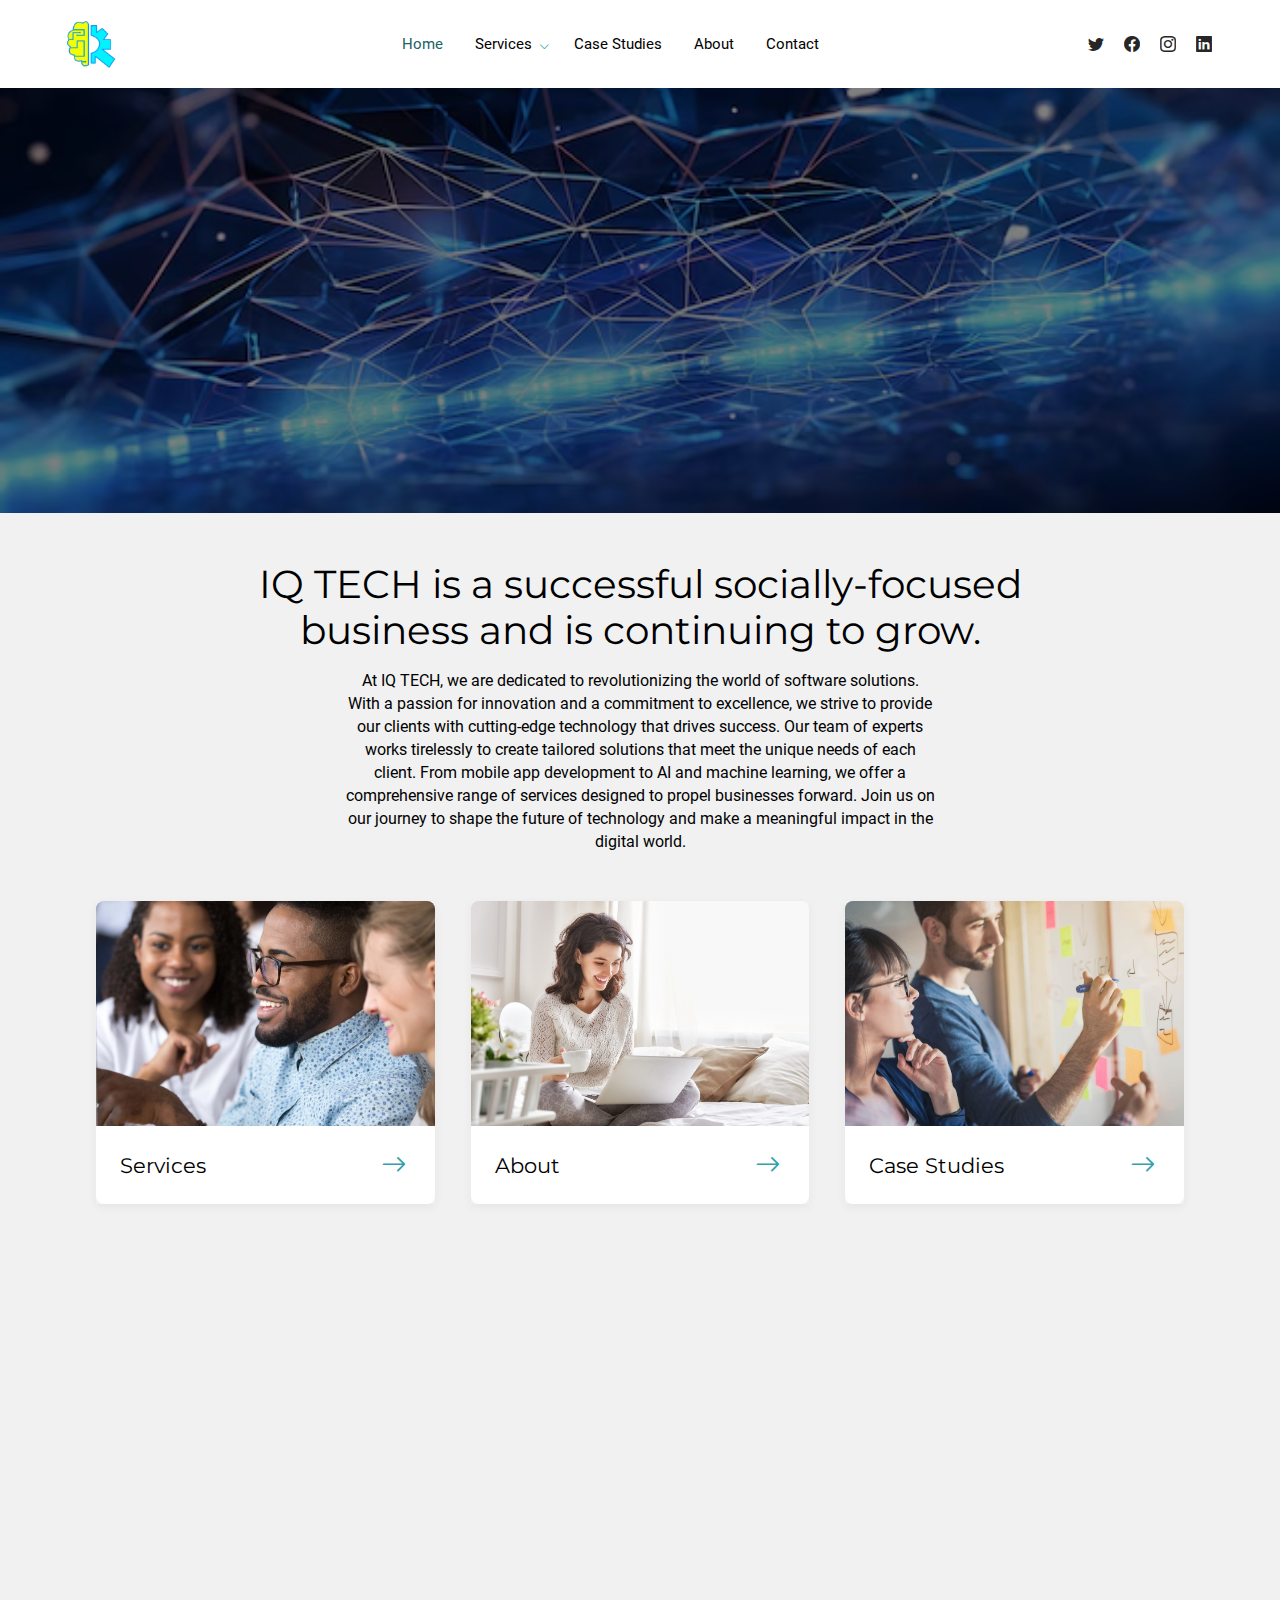
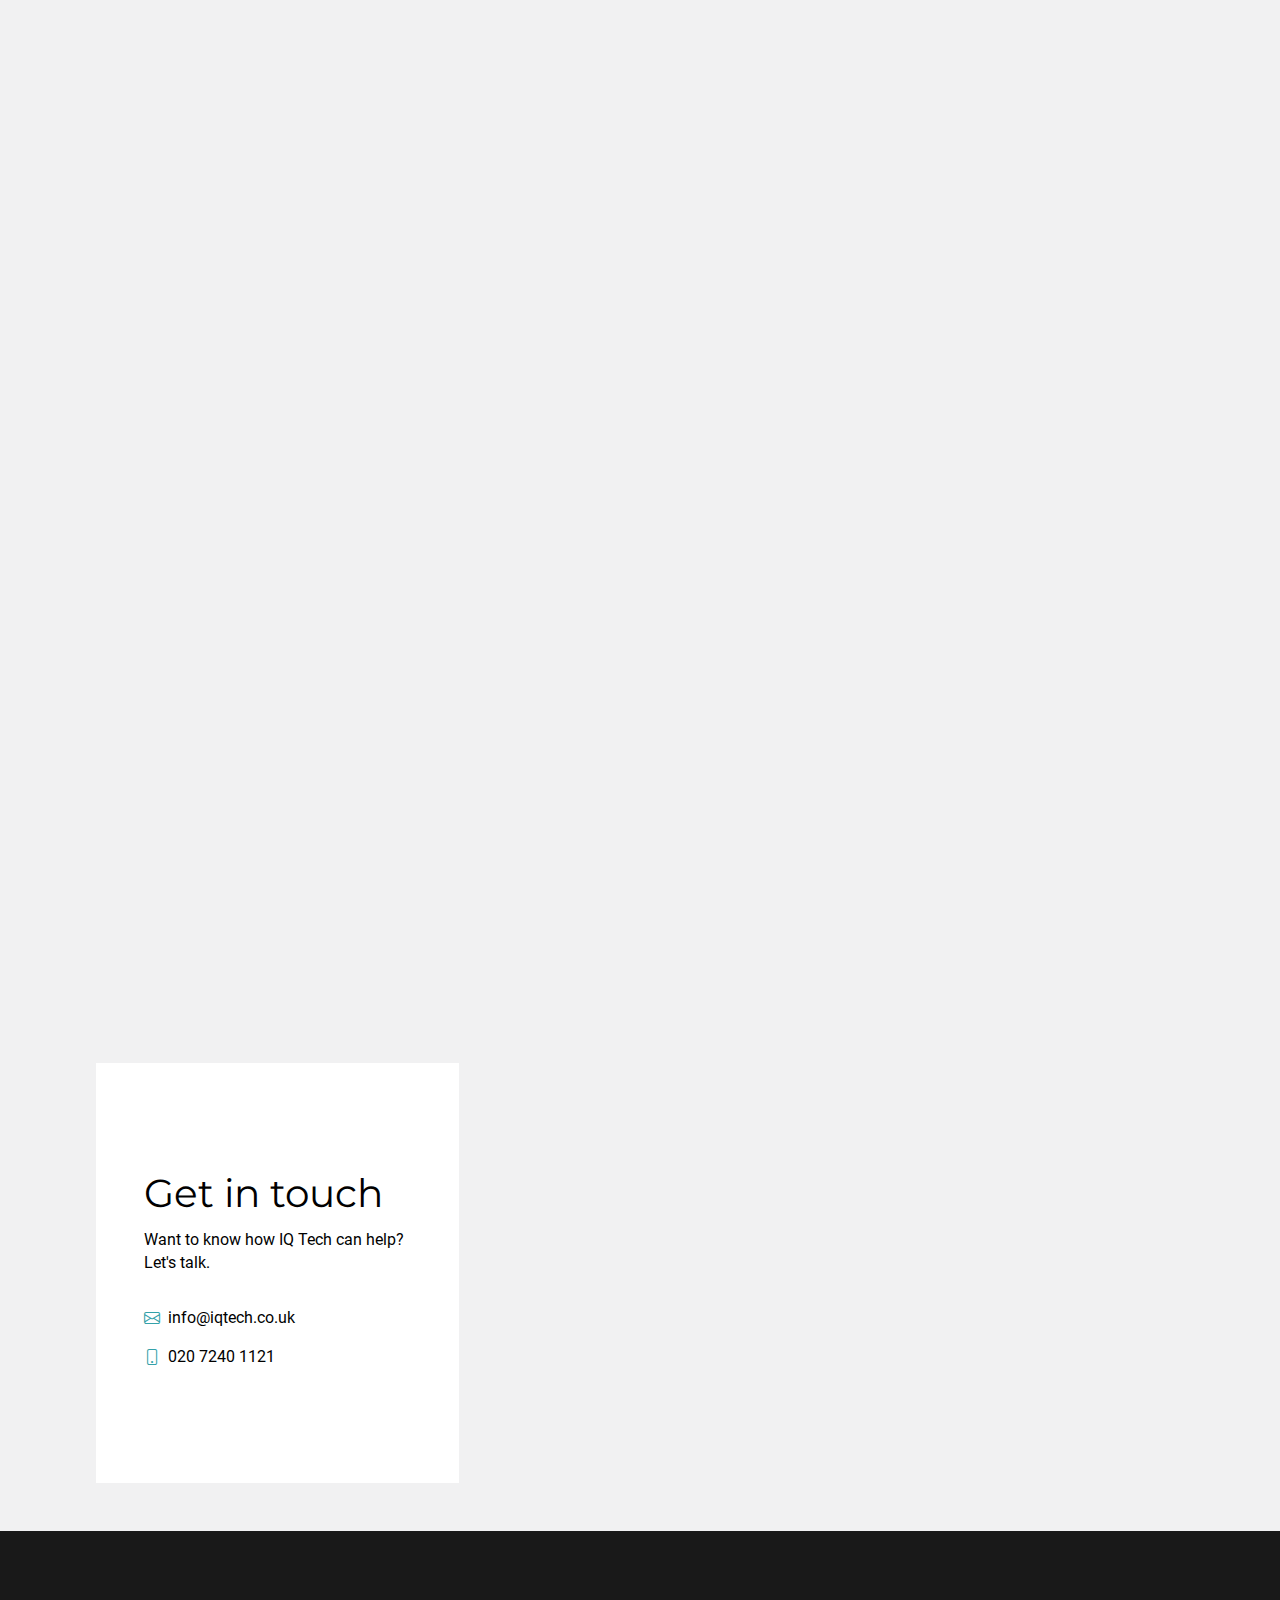
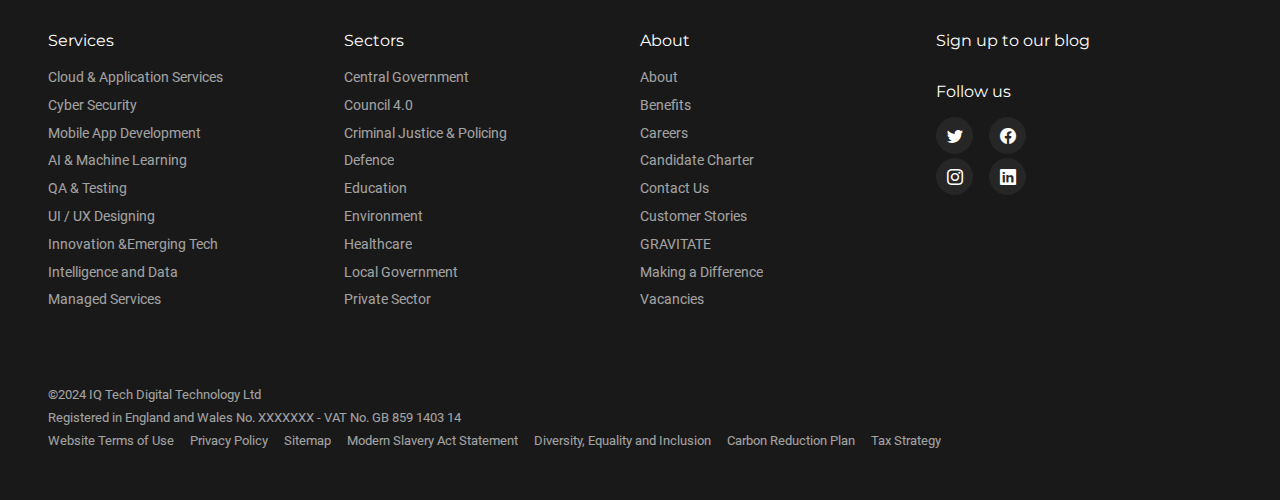
<file: index.html>
<!DOCTYPE html>
<html lang="en" class=" supports csstransforms3d">

<head>
    <meta http-equiv="Content-Type" content="text/html; charset=UTF-8">

    <meta name="viewport" content="width=device-width, initial-scale=1, shrink-to-fit=no">
    <title>IQ TECH - Home</title>
    <meta name="description"
        content="Delivering end-to-end software solutions that are user-centric, secure, and designed for the future.">
    <meta property="og:locale" content="en_GB">
    <meta property="og:type" content="website">
    <meta property="og:title" content="IQ TECH">
    <meta property="og:description"
        content="Delivering end-to-end software solutions that are user-centric, secure, and designed for the future.">
    <!-- <meta property="og:url" content="https://methods.co.uk/"> -->
    <meta property="og:site_name" content="IQ TECH">
    <meta property="og:image" content="/image/flogo.png">

    <link data-size="32" rel="icon" type="image/png" sizes="32x32" href="/images/flogo.png">
    <link data-size="96" rel="icon" type="image/png" sizes="96x96" href="/images/flogo.png">
    <link data-size="16" rel="icon" type="image/png" sizes="16x16" href="/images/flogo.png">
    <meta name="robots" content="max-image-preview:large">
    <link rel="dns-prefetch" href="https://js-eu1.hs-scripts.com/">
    <style id="classic-theme-styles-inline-css" type="text/css">
        /*! This file is auto-generated */
        .wp-block-button__link {
            color: #fff;
            background-color: #32373c;
            border-radius: 9999px;
            box-shadow: none;
            text-decoration: none;
            padding: calc(.667em + 2px) calc(1.333em + 2px);
            font-size: 1.125em
        }

        .wp-block-file__button {
            background: #32373c;
            color: #fff;
            text-decoration: none
        }
    </style>
    <style id="global-styles-inline-css" type="text/css">
        body {
            --wp--preset--color--black: #000000;
            --wp--preset--color--cyan-bluish-gray: #abb8c3;
            --wp--preset--color--white: #ffffff;
            --wp--preset--color--pale-pink: #f78da7;
            --wp--preset--color--vivid-red: #cf2e2e;
            --wp--preset--color--luminous-vivid-orange: #ff6900;
            --wp--preset--color--luminous-vivid-amber: #fcb900;
            --wp--preset--color--light-green-cyan: #7bdcb5;
            --wp--preset--color--vivid-green-cyan: #00d084;
            --wp--preset--color--pale-cyan-blue: #8ed1fc;
            --wp--preset--color--vivid-cyan-blue: #0693e3;
            --wp--preset--color--vivid-purple: #9b51e0;
            --wp--preset--gradient--vivid-cyan-blue-to-vivid-purple: linear-gradient(135deg, rgba(6, 147, 227, 1) 0%, rgb(155, 81, 224) 100%);
            --wp--preset--gradient--light-green-cyan-to-vivid-green-cyan: linear-gradient(135deg, rgb(122, 220, 180) 0%, rgb(0, 208, 130) 100%);
            --wp--preset--gradient--luminous-vivid-amber-to-luminous-vivid-orange: linear-gradient(135deg, rgba(252, 185, 0, 1) 0%, rgba(255, 105, 0, 1) 100%);
            --wp--preset--gradient--luminous-vivid-orange-to-vivid-red: linear-gradient(135deg, rgba(255, 105, 0, 1) 0%, rgb(207, 46, 46) 100%);
            --wp--preset--gradient--very-light-gray-to-cyan-bluish-gray: linear-gradient(135deg, rgb(238, 238, 238) 0%, rgb(169, 184, 195) 100%);
            --wp--preset--gradient--cool-to-warm-spectrum: linear-gradient(135deg, rgb(74, 234, 220) 0%, rgb(151, 120, 209) 20%, rgb(207, 42, 186) 40%, rgb(238, 44, 130) 60%, rgb(251, 105, 98) 80%, rgb(254, 248, 76) 100%);
            --wp--preset--gradient--blush-light-purple: linear-gradient(135deg, rgb(255, 206, 236) 0%, rgb(152, 150, 240) 100%);
            --wp--preset--gradient--blush-bordeaux: linear-gradient(135deg, rgb(254, 205, 165) 0%, rgb(254, 45, 45) 50%, rgb(107, 0, 62) 100%);
            --wp--preset--gradient--luminous-dusk: linear-gradient(135deg, rgb(255, 203, 112) 0%, rgb(199, 81, 192) 50%, rgb(65, 88, 208) 100%);
            --wp--preset--gradient--pale-ocean: linear-gradient(135deg, rgb(255, 245, 203) 0%, rgb(182, 227, 212) 50%, rgb(51, 167, 181) 100%);
            --wp--preset--gradient--electric-grass: linear-gradient(135deg, rgb(202, 248, 128) 0%, rgb(113, 206, 126) 100%);
            --wp--preset--gradient--midnight: linear-gradient(135deg, rgb(2, 3, 129) 0%, rgb(40, 116, 252) 100%);
            --wp--preset--font-size--small: 13px;
            --wp--preset--font-size--medium: 20px;
            --wp--preset--font-size--large: 36px;
            --wp--preset--font-size--x-large: 42px;
            --wp--preset--spacing--20: 0.44rem;
            --wp--preset--spacing--30: 0.67rem;
            --wp--preset--spacing--40: 1rem;
            --wp--preset--spacing--50: 1.5rem;
            --wp--preset--spacing--60: 2.25rem;
            --wp--preset--spacing--70: 3.38rem;
            --wp--preset--spacing--80: 5.06rem;
            --wp--preset--shadow--natural: 6px 6px 9px rgba(0, 0, 0, 0.2);
            --wp--preset--shadow--deep: 12px 12px 50px rgba(0, 0, 0, 0.4);
            --wp--preset--shadow--sharp: 6px 6px 0px rgba(0, 0, 0, 0.2);
            --wp--preset--shadow--outlined: 6px 6px 0px -3px rgba(255, 255, 255, 1), 6px 6px rgba(0, 0, 0, 1);
            --wp--preset--shadow--crisp: 6px 6px 0px rgba(0, 0, 0, 1);
        }

        :where(.is-layout-flex) {
            gap: 0.5em;
        }

        :where(.is-layout-grid) {
            gap: 0.5em;
        }

        body .is-layout-flow>.alignleft {
            float: left;
            margin-inline-start: 0;
            margin-inline-end: 2em;
        }

        body .is-layout-flow>.alignright {
            float: right;
            margin-inline-start: 2em;
            margin-inline-end: 0;
        }

        body .is-layout-flow>.aligncenter {
            margin-left: auto !important;
            margin-right: auto !important;
        }

        body .is-layout-constrained>.alignleft {
            float: left;
            margin-inline-start: 0;
            margin-inline-end: 2em;
        }

        body .is-layout-constrained>.alignright {
            float: right;
            margin-inline-start: 2em;
            margin-inline-end: 0;
        }

        body .is-layout-constrained>.aligncenter {
            margin-left: auto !important;
            margin-right: auto !important;
        }

        body .is-layout-constrained> :where(:not(.alignleft):not(.alignright):not(.alignfull)) {
            max-width: var(--wp--style--global--content-size);
            margin-left: auto !important;
            margin-right: auto !important;
        }

        body .is-layout-constrained>.alignwide {
            max-width: var(--wp--style--global--wide-size);
        }

        body .is-layout-flex {
            display: flex;
        }

        body .is-layout-flex {
            flex-wrap: wrap;
            align-items: center;
        }

        body .is-layout-flex>* {
            margin: 0;
        }

        body .is-layout-grid {
            display: grid;
        }

        body .is-layout-grid>* {
            margin: 0;
        }

        :where(.wp-block-columns.is-layout-flex) {
            gap: 2em;
        }

        :where(.wp-block-columns.is-layout-grid) {
            gap: 2em;
        }

        :where(.wp-block-post-template.is-layout-flex) {
            gap: 1.25em;
        }

        :where(.wp-block-post-template.is-layout-grid) {
            gap: 1.25em;
        }

        .has-black-color {
            color: var(--wp--preset--color--black) !important;
        }

        .has-cyan-bluish-gray-color {
            color: var(--wp--preset--color--cyan-bluish-gray) !important;
        }

        .has-white-color {
            color: var(--wp--preset--color--white) !important;
        }

        .has-pale-pink-color {
            color: var(--wp--preset--color--pale-pink) !important;
        }

        .has-vivid-red-color {
            color: var(--wp--preset--color--vivid-red) !important;
        }

        .has-luminous-vivid-orange-color {
            color: var(--wp--preset--color--luminous-vivid-orange) !important;
        }

        .has-luminous-vivid-amber-color {
            color: var(--wp--preset--color--luminous-vivid-amber) !important;
        }

        .has-light-green-cyan-color {
            color: var(--wp--preset--color--light-green-cyan) !important;
        }

        .has-vivid-green-cyan-color {
            color: var(--wp--preset--color--vivid-green-cyan) !important;
        }

        .has-pale-cyan-blue-color {
            color: var(--wp--preset--color--pale-cyan-blue) !important;
        }

        .has-vivid-cyan-blue-color {
            color: var(--wp--preset--color--vivid-cyan-blue) !important;
        }

        .has-vivid-purple-color {
            color: var(--wp--preset--color--vivid-purple) !important;
        }

        .has-black-background-color {
            background-color: var(--wp--preset--color--black) !important;
        }

        .has-cyan-bluish-gray-background-color {
            background-color: var(--wp--preset--color--cyan-bluish-gray) !important;
        }

        .has-white-background-color {
            background-color: var(--wp--preset--color--white) !important;
        }

        .has-pale-pink-background-color {
            background-color: var(--wp--preset--color--pale-pink) !important;
        }

        .has-vivid-red-background-color {
            background-color: var(--wp--preset--color--vivid-red) !important;
        }

        .has-luminous-vivid-orange-background-color {
            background-color: var(--wp--preset--color--luminous-vivid-orange) !important;
        }

        .has-luminous-vivid-amber-background-color {
            background-color: var(--wp--preset--color--luminous-vivid-amber) !important;
        }

        .has-light-green-cyan-background-color {
            background-color: var(--wp--preset--color--light-green-cyan) !important;
        }

        .has-vivid-green-cyan-background-color {
            background-color: var(--wp--preset--color--vivid-green-cyan) !important;
        }

        .has-pale-cyan-blue-background-color {
            background-color: var(--wp--preset--color--pale-cyan-blue) !important;
        }

        .has-vivid-cyan-blue-background-color {
            background-color: var(--wp--preset--color--vivid-cyan-blue) !important;
        }

        .has-vivid-purple-background-color {
            background-color: var(--wp--preset--color--vivid-purple) !important;
        }

        .has-black-border-color {
            border-color: var(--wp--preset--color--black) !important;
        }

        .has-cyan-bluish-gray-border-color {
            border-color: var(--wp--preset--color--cyan-bluish-gray) !important;
        }

        .has-white-border-color {
            border-color: var(--wp--preset--color--white) !important;
        }

        .has-pale-pink-border-color {
            border-color: var(--wp--preset--color--pale-pink) !important;
        }

        .has-vivid-red-border-color {
            border-color: var(--wp--preset--color--vivid-red) !important;
        }

        .has-luminous-vivid-orange-border-color {
            border-color: var(--wp--preset--color--luminous-vivid-orange) !important;
        }

        .has-luminous-vivid-amber-border-color {
            border-color: var(--wp--preset--color--luminous-vivid-amber) !important;
        }

        .has-light-green-cyan-border-color {
            border-color: var(--wp--preset--color--light-green-cyan) !important;
        }

        .has-vivid-green-cyan-border-color {
            border-color: var(--wp--preset--color--vivid-green-cyan) !important;
        }

        .has-pale-cyan-blue-border-color {
            border-color: var(--wp--preset--color--pale-cyan-blue) !important;
        }

        .has-vivid-cyan-blue-border-color {
            border-color: var(--wp--preset--color--vivid-cyan-blue) !important;
        }

        .has-vivid-purple-border-color {
            border-color: var(--wp--preset--color--vivid-purple) !important;
        }

        .has-vivid-cyan-blue-to-vivid-purple-gradient-background {
            background: var(--wp--preset--gradient--vivid-cyan-blue-to-vivid-purple) !important;
        }

        .has-light-green-cyan-to-vivid-green-cyan-gradient-background {
            background: var(--wp--preset--gradient--light-green-cyan-to-vivid-green-cyan) !important;
        }

        .has-luminous-vivid-amber-to-luminous-vivid-orange-gradient-background {
            background: var(--wp--preset--gradient--luminous-vivid-amber-to-luminous-vivid-orange) !important;
        }

        .has-luminous-vivid-orange-to-vivid-red-gradient-background {
            background: var(--wp--preset--gradient--luminous-vivid-orange-to-vivid-red) !important;
        }

        .has-very-light-gray-to-cyan-bluish-gray-gradient-background {
            background: var(--wp--preset--gradient--very-light-gray-to-cyan-bluish-gray) !important;
        }

        .has-cool-to-warm-spectrum-gradient-background {
            background: var(--wp--preset--gradient--cool-to-warm-spectrum) !important;
        }

        .has-blush-light-purple-gradient-background {
            background: var(--wp--preset--gradient--blush-light-purple) !important;
        }

        .has-blush-bordeaux-gradient-background {
            background: var(--wp--preset--gradient--blush-bordeaux) !important;
        }

        .has-luminous-dusk-gradient-background {
            background: var(--wp--preset--gradient--luminous-dusk) !important;
        }

        .has-pale-ocean-gradient-background {
            background: var(--wp--preset--gradient--pale-ocean) !important;
        }

        .has-electric-grass-gradient-background {
            background: var(--wp--preset--gradient--electric-grass) !important;
        }

        .has-midnight-gradient-background {
            background: var(--wp--preset--gradient--midnight) !important;
        }

        .has-small-font-size {
            font-size: var(--wp--preset--font-size--small) !important;
        }

        .has-medium-font-size {
            font-size: var(--wp--preset--font-size--medium) !important;
        }

        .has-large-font-size {
            font-size: var(--wp--preset--font-size--large) !important;
        }

        .has-x-large-font-size {
            font-size: var(--wp--preset--font-size--x-large) !important;
        }

        .wp-block-navigation a:where(:not(.wp-element-button)) {
            color: inherit;
        }

        :where(.wp-block-post-template.is-layout-flex) {
            gap: 1.25em;
        }

        :where(.wp-block-post-template.is-layout-grid) {
            gap: 1.25em;
        }

        :where(.wp-block-columns.is-layout-flex) {
            gap: 2em;
        }

        :where(.wp-block-columns.is-layout-grid) {
            gap: 2em;
        }

        .wp-block-pullquote {
            font-size: 1.5em;
            line-height: 1.6;
        }
    </style>
    <link rel="stylesheet" href="https://cdn.jsdelivr.net/npm/bootstrap-icons@1.11.3/font/bootstrap-icons.min.css">
    <link rel="stylesheet" href="/stylesheet/style.css" media="all">
    <script type="text/javascript" async="" src="/javascript/js"></script>
    <script type="text/javascript" class="hsq-set-content-id" data-content-id="standard-page">
        var _hsq = _hsq || [];
        _hsq.push(["setContentType", "standard-page"]);
    </script>

    <!-- <script type="text/javascript" charset="UTF-8"   src="/javascript/05c82fe4e4d22ca01578c3bb2ef0203f.js.download"></script> -->

</head>

<body
    class="home page-template page-template-templates page-template-home page-template-templateshome-php page page-id-12">
    <div id="hs-web-interactives-top-push-anchor" class="go3670563033"></div>

    <header data-current-page="home" class="section-in section-been">
        <nav id="main-nav" class="c-main-nav">
            <div class="container">
                <div class="c-main-nav-logo">
                    <a href="/index.html" class="logo-container"><img src="/images/flogo.png" alt="IQ TECH"></a>
                </div>
                <ul class="c-main-nav-links c-main-nav-links--p">
                    <li class="page-link active" data-page-name="home">
                        <a href="/index.html">Home</a>
                    </li>

                    <li class="page-link has-children" tabindex="0" data-page-name="Services">
                        <a href="/html/services.html">Services<i class="bi-chevron-down"></i></a>
                        <div class="children">
                            <div class="children__title">
                                <p>What we do</p>
                                <p class="h3">Services &amp; solutions</p>
                            </div>
                            <ul class="children__links">
                                <li>
                                    <a href="/html/cloud.html"><span>Cloud Engineering and Platforms<i
                                                class="bi-arrow-right"></i></span></a>
                                </li>
                                <li>
                                    <a href="/html/Cyber.html"><span>Cyber Security Services<i class="bi-arrow-right"></i></span></a>
                                </li>
                                <li>
                                    <a href="/html/Web.html"><span>Web & Mobile Solutions<i class="bi-arrow-right"></i></span></a>
                                </li>
                                <li>
                                    <a href="/html/AI.html"><span>AI and Machine Learning<i class="bi-arrow-right"></i></span></a>
                                </li>
                                <li>
                                    <a href="/html/QA.html"><span>QA and Testing Services<i class="bi-arrow-right"></i></span></a>
                                </li>
                                <li>
                                    <a href="/html/UI.html"><span>UI/UX Design Services<i class="bi-arrow-right"></i></span></a>
                                </li>
                                <li>
                                    <a href="/html/power.html"><span>Power BI<i
                                                class="bi-arrow-right"></i></span></a>
                                </li>
                                <li>
                                    <a href="/html/manage.html"><span>Managed Services<i class="bi-arrow-right"></i></span></a>
                                </li>
                                <li>
                                    <a href="/html/intelligence.html"><span>Intelligence and Data Services<i class="bi-arrow-right"></i></span></a>
                                </li>

                            </ul>
                        </div>
                        <i class="bi-chevron-down"></i>
                    </li>
                    <li class="page-link" data-page-name="contact-us">
                        <a href="#">Case Studies</a>
                    </li>
                    <li class="page-link" data-page-name="contact-us">
                        <a href="/html/about.html">About</a>
                    </li>

                    <li class="page-link" data-page-name="contact-us">
                        <a href="#">Contact</a>
                    </li>
                </ul>

                <ul class="c-main-nav-links c-main-nav-links--s">
                    <li class="page-link page-link--social"><a href="#" target="_blank" rel="noreferrer"
                            aria-label="Follow us on Twitter"><i class="bi-twitter"></i></a></li>
                    <li class="page-link page-link--social"><a href="#" target="_blank" rel="noreferrer"
                            aria-label="Follow us on Facebook"><i class="bi-facebook"></i></a></li>
                    <li class="page-link page-link--social"><a href="#" target="_blank" rel="noreferrer"
                            aria-label="Follow us on Instagram"><i class="bi-instagram"></i></a></li>
                    <li class="page-link page-link--social"><a href="#" target="_blank" rel="noreferrer"
                            aria-label="Follow us on LinkedIn"><i class="bi-linkedin"></i></a></li>
                  
                </ul>

                <button id="nav-toggle" class="nav-toggle">
                    Menu
                    <span class="lines"></span>
                </button>
            </div>
        </nav>
    </header>
    <main>
        <section class="c-page-header c-page-header--n-bg section-in section-been">
            <div id="header-video" class="bg-video-wrapper">
                <div class="ll-image video-cover bg-top" style="background-image: url(/images/background.png);">
                    <div class="dark-overlay"
                        style="position: absolute; top: 0; left: 0; width: 100%; height: 100%; background-color: rgba(0, 0, 0, 0.5);">
                    </div>
                </div>
            </div>
            <div class="container">
                <div class="c-page-header-inner">
                    <div class="c-page-header-content">
                    </div>
                </div>
            </div>
        </section>

        <section class="h-page-intro section-in section-been">
            <div class="container container--block">
                <h1 class="h-page-intro-title">IQ TECH is a successful socially-focused business and is continuing to
                    grow.</h1>
                <p class="h-page-intro-p">At IQ TECH, we are dedicated to revolutionizing the world of software
                    solutions. With a passion for innovation and a commitment to excellence, we strive to provide our
                    clients with cutting-edge technology that drives success. Our team of experts works tirelessly to
                    create tailored solutions that meet the unique needs of each client. From mobile app development to
                    AI and machine learning, we offer a comprehensive range of services designed to propel businesses
                    forward. Join us on our journey to shape the future of technology and make a meaningful impact in
                    the digital world.</p>
            </div>
        </section>

        <section class="c-block c-block--page-links section-init">
            <div class="container">
                <article class="c-page-link">
                    <a href="/html/services.html" class="c-page-link-inner" aria-label="Services">
                        <div class="c-page-link__media">
                            <div class="ll-image media-cover" data-ll-type="bg" data-ll-src="/images/services.jpg">
                            </div>
                        </div>
                        <div class="c-page-link__content">
                            <h3>Services</h3>
                            <i class="bi-arrow-right"></i>


                        </div>
                    </a>
                </article>
                <article class="c-page-link">
                    <a href="/html/about.html" class="c-page-link-inner" aria-label="About">
                        <div class="c-page-link__media">
                            <div class="ll-image media-cover" data-ll-type="bg" data-ll-src="/images/about.jpg"></div>
                        </div>
                        <div class="c-page-link__content">
                            <h3>About</h3>
                            <i class="bi-arrow-right"></i>
                        </div>
                    </a>
                </article>
                <article class="c-page-link">
                    <a href="/html/case.html" class="c-page-link-inner" aria-label="Where we work">
                        <div class="c-page-link__media">
                            <div class="ll-image media-cover" data-ll-type="bg" data-ll-src="/images/career.jpg"></div>
                        </div>
                        <div class="c-page-link__content">
                            <h3>Case Studies</h3>
                            <i class="bi-arrow-right"></i>
                        </div>
                    </a>
                </article>
            </div>
        </section>
        <!-- blocks -->
        <section class="c-block c-block--page-links section-init">
            <h2 class="c-block-title">Services</h2>
            <div class="container" style="margin-top: 2em;">
                <article class="c-page-link">
                    <a href="/html/cloud.html" class="c-page-link-inner" aria-label="Services">
                        <div class="c-page-link__media">
                            <div class="ll-image media-cover" data-ll-type="bg" data-ll-src="/images/cloud.jpg">
                            </div>
                        </div>
                        <div class="c-page-link__content">
                            <h3>Cloud & Application Service</h3>
                            <i class="bi-arrow-right"></i>
                        </div>
                    </a>
                </article>
                <article class="c-page-link">
                    <a href="/html/Cyber.html" class="c-page-link-inner" aria-label="About">
                        <div class="c-page-link__media">
                            <div class="ll-image media-cover" data-ll-type="bg" data-ll-src="/images/cyber.jpg"></div>
                        </div>
                        <div class="c-page-link__content">
                            <h3>Cyber Security</h3>
                            <i class="bi-arrow-right"></i>
                        </div>
                    </a>
                </article>
                <article class="c-page-link">
                    <a href="/html/Web.html" class="c-page-link-inner" aria-label="Where we work">
                        <div class="c-page-link__media">
                            <div class="ll-image media-cover" data-ll-type="bg" data-ll-src="/images/mobile.jpg"></div>
                        </div>
                        <div class="c-page-link__content">
                            <h3>Web & Mobile Solutions</h3>
                            <i class="bi-arrow-right"></i>
                        </div>
                    </a>
                </article>

            </div>

            <div class="container" style="margin-top: 2em;">
                <article class="c-page-link">
                    <a href="/html/AI.html" class="c-page-link-inner" aria-label="Services">
                        <div class="c-page-link__media">
                            <div class="ll-image media-cover" data-ll-type="bg" data-ll-src="/images/AI.jpg">
                            </div>
                        </div>
                        <div class="c-page-link__content">
                            <h3>AI & Machine Learning</h3>
                            <i class="bi-arrow-right"></i>
                        </div>
                    </a>
                </article>
               
                <article class="c-page-link">
                    <a href="/html/QA.html" class="c-page-link-inner" aria-label="Where we work">
                        <div class="c-page-link__media">
                            <div class="ll-image media-cover" data-ll-type="bg" data-ll-src="/images/QA.jpg"></div>
                        </div>
                        <div class="c-page-link__content">
                            <h3>QA & Testing</h3>
                            <i class="bi-arrow-right"></i>
                        </div>
                    </a>
                </article>
                <article class="c-page-link">
                    <a href="/html/UI.html" class="c-page-link-inner" aria-label="About">
                        <div class="c-page-link__media">
                            <div class="ll-image media-cover" data-ll-type="bg" data-ll-src="/images/ui.png"></div>
                        </div>
                        <div class="c-page-link__content">
                            <h3>UI/UX Designing</h3>
                            <i class="bi-arrow-right"></i>
                        </div>
                    </a>
                </article>

            </div>

            <div class="container" style="margin-top: 2em;">
                <article class="c-page-link">
                    <a href="/html/power.html" class="c-page-link-inner" aria-label="Services">
                        <div class="c-page-link__media">
                            <div class="ll-image media-cover" data-ll-type="bg" data-ll-src="/images/bi.jpeg">
                            </div>
                        </div>
                        <div class="c-page-link__content">
                            <h3>Power BI</h3>
                            <i class="bi-arrow-right"></i>
                        </div>
                    </a>
                </article>
              
                <article class="c-page-link">
                    <a href="/html/manage.html" class="c-page-link-inner" aria-label="Where we work">
                        <div class="c-page-link__media">
                            <div class="ll-image media-cover" data-ll-type="bg" data-ll-src="/images/ms.jpeg"></div>
                        </div>
                        <div class="c-page-link__content">
                            <h3>Managed Services</h3>
                            <i class="bi-arrow-right"></i>
                        </div>
                    </a>
                </article>
                <article class="c-page-link">
                    <a href="/html/intelligence.html" class="c-page-link-inner" aria-label="About">
                        <div class="c-page-link__media">
                            <div class="ll-image media-cover" data-ll-type="bg" data-ll-src="/images/id.jpeg"></div>
                        </div>
                        <div class="c-page-link__content">
                            <h3>Intelligence and Data</h3>
                            <i class="bi-arrow-right"></i>
                        </div>
                    </a>
                </article>

            </div>
        </section>

        <!-- <section class="c-block c-block--feature-columns section-init">
            <div class="container container--block container--sml">
                <h2 class="c-block-title">Our latest news</h2>
                <div class="c-block-feature-columns-wrapper">
                    <div class="col col--50">
                        <article class="c-block-feature-columns-article">
                            <div class="ll-image" data-ll-type="el" data-ll-src="/images/news.jpg"
                                data-ll-alt="The hitchhiker’s guide to Jupyter (part 2/n) thumbnail"></div>
                            <h3>The hitchhiker’s guide to Jupyter (part 2/n)</h3>
                            <p>In the midst of the pervasive rise of AI, Adrian James offers a balanced perspective,
                                dispelling fears and highlighting the productivity potential of LLMs, whilst providing
                                actionable tips for leveraging them effectively in this thought provoking article</p>
                            <a href="#" class="btn"><span>Read article</span><i class="bi-arrow-right"></i></a>
                        </article>
                    </div>
                    <div class="col col--50">
                        <article class="c-block-feature-columns-article">
                            <h3>Leading through a cyber crisis – strategies for CEOs</h3>
                            <p>Cyber attacks are a reality for every business, no matter the size or sector. CISO Gareth
                                Jones, highlights some key tips for preparing your organisation for any cyber threats
                                that may arise</p>
                            <a href="#" class="btn btn--text"><span>Read article</span><i
                                    class="bi-arrow-right"></i></a>
                        </article>
                        <article class="c-block-feature-columns-article">
                            <h3>GRAVITATE: Empowering diverse talent in tech</h3>
                            <p>Demonstrating our dedication to diversity and inclusivity, GRAVITATE, IQ tech
                                initiative, aims to provide support to individuals from diverse backgrounds as they
                                embark on their tech career journey</p>
                            <a href="#" class="btn btn--text"><span>Watch video</span><i class="bi-arrow-right"></i></a>
                        </article>
                    </div>
                </div>
            </div>
        </section> -->


        <!-- <section class="c-block c-block--testimonials section-init">
            <div class="container container--block">
                <div class="title-icon">
                    <i class="bi-quotes-left"></i>
                </div>
                <h2 class="c-block-title">Hear from the people we work with</h2>
                <div class="col">
                    <div class="c-testimonials-list slick-initialized slick-slider"><button
                            class="slick-prev slick-arrow" aria-label="Previous" type="button"><i
                                class="bi-arrow-left"></i></button>
                        <div class="slick-list draggable">
                            <div class="slick-track" style="opacity: 1; width: 11600px;">
                                <div class="testimonial slick-slide slick-current slick-active" data-slick-index="0"
                                    aria-hidden="false"
                                    style="width: 1160px; position: relative; left: 0px; top: 0px; z-index: 999; opacity: 1;">
                                    <div class="testimonial__cover">
                                        <div class="ll-image cover-inner" data-ll-type="bg"
                                            data-ll-src="/images/work.jpg"></div>
                                    </div>
                                    <div class="testimonial__content">
                                        <div class="quote-wrapper">
                                            <h3>The programme has been exceptional</h3>
                                            <p class="quote">"IQ Tech have been totally onboard with the bigger picture,
                                                expressing a real desire to make a difference. Their work has been
                                                backed up with a framework of working that's allowed ITSM to expand at
                                                rate that has provided a solid foundation. The difference they have made
                                                is without doubt a major contributory factor to the success we are
                                                having."</p>
                                        </div>
                                        <div class="author-wrapper">
                                            <p><b>Anon</b></p>
                                            <p>Delivery Head</p>
                                        </div>
                                    </div>
                                </div>
                                <div class="testimonial slick-slide" data-slick-index="1" aria-hidden="true"
                                    tabindex="-1"
                                    style="width: 1160px; position: relative; left: -1160px; top: 0px; z-index: 998; opacity: 0;">
                                    <div class="testimonial__cover">
                                        <div class="ll-image cover-inner" data-ll-type="bg"
                                            data-ll-src="/wp-content/uploads/2020/03/Invaluble-Testimonial-LCC.jpg">
                                        </div>
                                    </div>
                                    <div class="testimonial__content">
                                        <div class="quote-wrapper">
                                            <h3>Invaluable</h3>
                                            <p class="quote">"IQ Tech have been invaluable to the project. They have
                                                helped us to move at a pace we could never have been able to do by
                                                ourselves."</p>
                                        </div>
                                        <div class="author-wrapper">
                                            <div class="ll-image logo" data-ll-type="el"
                                                data-ll-src="/wp-content/uploads/2020/04/Lincolnshire-County-Council-Logo-1.png"
                                                data-ll-alt="Lincolnshire County Council Logo">&nbsp;</div>
                                            <p><b>Andrea Bowes</b></p>
                                            <p>Data and Information Systems Technical Architect (Digital)</p>
                                        </div>
                                    </div>
                                </div>
                                <div class="testimonial slick-slide" data-slick-index="2" aria-hidden="true"
                                    tabindex="-1"
                                    style="width: 1160px; position: relative; left: -2320px; top: 0px; z-index: 998; opacity: 0;">
                                    <div class="testimonial__cover">
                                        <div class="ll-image cover-inner" data-ll-type="bg"
                                            data-ll-src="/wp-content/uploads/2020/06/Simon-Liste-Quote.jpg"></div>
                                    </div>
                                    <div class="testimonial__content">
                                        <div class="quote-wrapper">
                                            <h3>Take back control</h3>
                                            <p class="quote">"IQ Tech brought a wealth of knowledge, experience and
                                                ideas to the table. Their assistance was invaluable, their honesty and
                                                integrity welcomed, and their agility was both critical and
                                                collaborative. I am very grateful to IQ Tech for assisting us to achieve
                                                a challenging time frame to take back control of the IT estate."</p>
                                        </div>
                                        <div class="author-wrapper">
                                            <div class="ll-image logo" data-ll-type="el"
                                                data-ll-src="/wp-content/uploads/2020/03/PPF-Logo@2x.png"
                                                data-ll-alt="Pension Protection Fund logo">&nbsp;</div>
                                            <p><b>Simon Liste</b></p>
                                            <p>CTO</p>
                                        </div>
                                    </div>
                                </div>
                                <div class="testimonial slick-slide" data-slick-index="3" aria-hidden="true"
                                    tabindex="-1"
                                    style="width: 1160px; position: relative; left: -3480px; top: 0px; z-index: 998; opacity: 0;">
                                    <div class="testimonial__cover">
                                        <div class="ll-image cover-inner" data-ll-type="bg"
                                            data-ll-src="/wp-content/uploads/2020/05/Paul-Bell-Quote.jpg"></div>
                                    </div>
                                    <div class="testimonial__content">
                                        <div class="quote-wrapper">
                                            <h3>IQ Tech' team put us first</h3>
                                            <p class="quote">"It was clear to us that IQ Tech had the knowledge and
                                                expertise that stood head and shoulders above the competition. The
                                                delivery has been very professional, and importantly the business felt
                                                that the IQ Tech team put us first, and we could trust them. The
                                                consultants brought a wealth of knowledge and experience, giving the
                                                business the confidence to break away from the normal collaboration
                                                approach and set up a delivery model that met the business needs without
                                                compromise."</p>
                                        </div>
                                        <div class="author-wrapper">
                                            <div class="ll-image logo" data-ll-type="el"
                                                data-ll-src="/wp-content/uploads/2020/05/LLW-1.png"
                                                data-ll-alt="LLW Respository Ltd Logo">&nbsp;</div>
                                            <p><b>Paul Bell</b></p>
                                            <p>IT Manager</p>
                                        </div>
                                    </div>
                                </div>
                                <div class="testimonial slick-slide" data-slick-index="4" aria-hidden="true"
                                    tabindex="-1"
                                    style="width: 1160px; position: relative; left: -4640px; top: 0px; z-index: 998; opacity: 0;">
                                    <div class="testimonial__cover">
                                        <div class="ll-image cover-inner" data-ll-type="bg"
                                            data-ll-src="/wp-content/uploads/2020/09/ethnicity-facts-and-figures-website-e1600874176397.jpg">
                                        </div>
                                    </div>
                                    <div class="testimonial__content">
                                        <div class="quote-wrapper">
                                            <h3>An exemplar</h3>
                                            <p class="quote">"A model for how all statistics should be developed. An
                                                exemplar."</p>
                                        </div>
                                        <div class="author-wrapper">
                                            <div class="ll-image logo" data-ll-type="el"
                                                data-ll-src="/wp-content/uploads/2020/09/Uk-Statistics-Authority.jpg"
                                                data-ll-alt="Uk Statistics Authority">&nbsp;</div>
                                            <p><b>Ed Humpherson</b></p>
                                            <p>Head of the UK Statistics Authority</p>
                                        </div>
                                    </div>
                                </div>
                                <div class="testimonial slick-slide" data-slick-index="5" aria-hidden="true"
                                    tabindex="-1"
                                    style="width: 1160px; position: relative; left: -5800px; top: 0px; z-index: 998; opacity: 0;">
                                    <div class="testimonial__cover">
                                        <div class="ll-image cover-inner" data-ll-type="bg"
                                            data-ll-src="/wp-content/uploads/2020/05/Sectors.jpg"></div>
                                    </div>
                                    <div class="testimonial__content">
                                        <div class="quote-wrapper">
                                            <h3>Transformed</h3>
                                            <p class="quote">"The nature of our funding business is complex. The work we
                                                are doing is transforming how the core funding business will operate in
                                                the future. Whilst we did not set out to establish IQ Tech as our main
                                                supplier, the quality of work, services and people has naturally led us
                                                to this place, helping us to grow and develop our internal skills in
                                                both user centred agile delivery and platform developments."</p>
                                        </div>
                                        <div class="author-wrapper">
                                            <div class="ll-image logo" data-ll-type="el"
                                                data-ll-src="/wp-content/uploads/2020/05/Department_for_Education.png"
                                                data-ll-alt="Department for Education Logo">&nbsp;</div>
                                            <p><b>Dean Williams</b></p>
                                            <p>Service Delivery Deputy Director</p>
                                        </div>
                                    </div>
                                </div>
                                <div class="testimonial slick-slide" data-slick-index="6" aria-hidden="true"
                                    tabindex="-1"
                                    style="width: 1160px; position: relative; left: -6960px; top: 0px; z-index: 998; opacity: 0;">
                                    <div class="testimonial__cover">
                                        <div class="ll-image cover-inner" data-ll-type="bg"
                                            data-ll-src="/wp-content/uploads/2020/04/Track-Testimonial.jpg"></div>
                                    </div>
                                    <div class="testimonial__content">
                                        <div class="quote-wrapper">
                                            <h3>Back on track</h3>
                                            <p class="quote">"I had high-performing, credible people doing challenging
                                                jobs arriving mid-project and having to pick-up and run. I am attracted
                                                to the collegiality of IQ Tech…the mixed IQ Tech and (incumbent) team
                                                are working well together. This enabled us to up our game, progress at a
                                                faster rate, delivering a more comprehensive and professional service,
                                                resulting in the budget being back on track."</p>
                                        </div>
                                        <div class="author-wrapper">
                                            <div class="ll-image logo" data-ll-type="el"
                                                data-ll-src="/wp-content/uploads/2020/04/Foreign_and_Commonwealth_Office_Logo.png"
                                                data-ll-alt="Foreign &amp; Commonwealth Office Logo">&nbsp;</div>
                                            <p><b>Anon</b></p>
                                        </div>
                                    </div>
                                </div>
                                <div class="testimonial slick-slide" data-slick-index="7" aria-hidden="true"
                                    tabindex="-1"
                                    style="width: 1160px; position: relative; left: -8120px; top: 0px; z-index: 998; opacity: 0;">
                                    <div class="testimonial__cover">
                                        <div class="ll-image cover-inner" data-ll-type="bg"
                                            data-ll-src="/wp-content/uploads/2020/06/Waltham-forest-quote.jpg"></div>
                                    </div>
                                    <div class="testimonial__content">
                                        <div class="quote-wrapper">
                                            <h3>Tight timescales</h3>
                                            <p class="quote">"IQ Tech helped us to scope the project (digital services
                                                platform implementation) and design an achievable implementation plane.
                                                They provided the delivery and technical expertise required to
                                                successfully deliver this complex, high profile project to tight
                                                timescales."</p>
                                        </div>
                                        <div class="author-wrapper">
                                            <div class="ll-image logo" data-ll-type="el"
                                                data-ll-src="/wp-content/uploads/2020/06/Waltham_forest_logo.png"
                                                data-ll-alt="Waltham Forest Logo">&nbsp;</div>
                                            <p><b>Paul Golland</b></p>
                                            <p>CIO</p>
                                        </div>
                                    </div>
                                </div>
                                <div class="testimonial slick-slide" data-slick-index="8" aria-hidden="true"
                                    tabindex="-1"
                                    style="width: 1160px; position: relative; left: -9280px; top: 0px; z-index: 998; opacity: 0;">
                                    <div class="testimonial__cover">
                                        <div class="ll-image cover-inner" data-ll-type="bg"
                                            data-ll-src="/wp-content/uploads/2020/05/Savings-Testimonials-DWP.jpg">
                                        </div>
                                    </div>
                                    <div class="testimonial__content">
                                        <div class="quote-wrapper">
                                            <h3>Substantial savings</h3>
                                            <p class="quote">"Thanks to the work of the IQ Tech Digital team, we have
                                                managed to gain significant momentum towards strategic change within the
                                                organisation. The focus areas we identified together are already being
                                                tackled, and are the foundations for realising substantial savings over
                                                the course of the next 3 years and beyond. "</p>
                                        </div>
                                        <div class="author-wrapper">
                                            <div class="ll-image logo" data-ll-type="el"
                                                data-ll-src="/wp-content/uploads/2020/04/Department_for_Work_and_Pensions_logo.png"
                                                data-ll-alt="Department for Work &amp; Pensions logo">&nbsp;</div>
                                            <p><b>Malcolm Lowe</b></p>
                                            <p>Deputy CTO</p>
                                        </div>
                                    </div>
                                </div>
                                <div class="testimonial slick-slide" data-slick-index="9" aria-hidden="true"
                                    tabindex="-1"
                                    style="width: 1160px; position: relative; left: -10440px; top: 0px; z-index: 998; opacity: 0;">
                                    <div class="testimonial__cover">
                                        <div class="ll-image cover-inner" data-ll-type="bg"
                                            data-ll-src="/wp-content/uploads/2020/08/Mansfield-Testimonial-2.jpg"></div>
                                    </div>
                                    <div class="testimonial__content">
                                        <div class="quote-wrapper">
                                            <h3>Understood and challenged us</h3>
                                            <p class="quote">"Really enjoyed working with you, you're unlike other
                                                consultancies, you provided expertise and challenge in a really friendly
                                                and constructive way. You understood what we were trying to achieve and
                                                have challenged us to think differently and move at pace."</p>
                                        </div>
                                        <div class="author-wrapper">
                                            <div class="ll-image logo" data-ll-type="el"
                                                data-ll-src="/wp-content/uploads/2020/08/Mansfield-District-Council.png"
                                                data-ll-alt="Mansfield District Council Logo">&nbsp;</div>
                                            <p><b>Hayley Barsby</b></p>
                                            <p>Chief Executive</p>
                                        </div>
                                    </div>
                                </div>
                            </div>
                        </div>
                        <button class="slick-next slick-arrow" aria-label="Next" type="button"><i
                                class="bi-arrow-right"></i></button>
                    </div>
                </div>
            </div>
        </section> -->

        <section class="c-cta-footer section-init">
            <div class="container">
                <div class="ll-image col col--50 col--md-66 c-cta-footer-cover" data-ll-type="bg"
                    data-ll-src="/images/contact.jpeg"></div>
                <div class="col col--50 col--md-33 c-cta-footer-content">
                    <div class="cta-footer-content-inner">
                        <h2 class="">Get in touch</h2>
                        <p class="sub-text">Want to know how IQ Tech can help? Let's talk.</p>
                        <p class="p-l"><i class="bi bi-envelope"></i><a
                                href="mailto:info@Iqtech.co.uk">info@iqtech.co.uk</a>
                        </p>
                        <p class="p-l"><i class="bi-phone"></i><a href="tel:02072401121">020 7240 1121</a></p>
                    </div>
                </div>
            </div>
        </section>
    </main>


    <footer class="section-init">
        <div class="container">
            <nav class="footer">
                <div class="footer-menu-col">
                    <h3>Services</h3>
                    <ul class="menu">
                        <li><a href="#">Cloud & Application Services</a></li>
                        <li><a href="#">Cyber Security</a></li>
                        <li><a href=#>Mobile App Development</a></li>
                        <li><a href="#">AI & Machine Learning</a></li>
                        <li><a href="#">QA & Testing</a></li>
                        <li><a href="#">UI / UX Designing</a></li>
                        <li><a href="#">Innovation &amp;Emerging Tech</a></li>
                        <li><a href="#">Intelligence and Data</a></li>
                        <li><a href="#">Managed Services</a></li>

                    </ul>
                </div>
                <div class="footer-menu-col">
                    <h3>Sectors</h3>
                    <ul class="menu">
                        <li><a href="#">Central Government</a>
                        </li>
                        <li><a href="#" target="_blank" rel="noreferrer">Council 4.0</a>
                        </li>
                        <li><a href="#">Criminal Justice &amp; Policing</a></li>
                        <li><a href="#">Defence</a></li>
                        <li><a href="#">Education</a></li>
                        <li><a href="#">Environment</a></li>
                        <li><a href="#">Healthcare</a></li>
                        <li><a href="#">Local Government</a></li>
                        <li><a href="#">Private Sector</a></li>
                    </ul>
                </div>
                <div class="footer-menu-col">
                    <h3>About</h3>
                    <ul class="menu">

                        <li><a href="#">About</a></li>
                        <li><a href="#">Benefits</a></li>
                        <li><a href="#">Careers</a></li>
                        <li><a href="#">Candidate Charter</a></li>
                        <li><a href="#">Contact Us</a></li>
                        <li><a href="#">Customer Stories</a></li>

                        <li><a href="#">GRAVITATE</a></li>
                        <li><a href="#">Making a Difference</a></li>

                        <li><a href="#">Vacancies</a></li>
                    </ul>
                </div>
            </nav>
            <div class="footer-follow">
                <h3>Sign up to our blog</h3>
                <script src="/javascript/forms2.min.js.download"></script>
                <form id="mktoForm_1187" data-hs-cf-bound="true"></form>
                <script>MktoForms2.loadForm("//app-lon09.marketo.com", "712-UQW-323", 1187);</script>
                <h3>Follow us</h3>
                <ul class="social-links">
                    <li><a href="#" rel="noreferrer" target="_blank" aria-label="Follow us on Twitter"><i
                                class="bi-twitter"></i></a></li>
                    <li><a href="#" rel="noreferrer" target="_blank" aria-label="Follow us on Facebook"><i
                                class="bi-facebook"></i></a></li>
                </ul>
                <ul class="social-links">
                    <li><a href="#" rel="noreferrer" target="_blank" aria-label="Follow us on Instagram"><i
                                class="bi-instagram"></i></a></li>
                    <li><a href="#" rel="noreferrer" target="_blank" aria-label="Follow us on LinkedIn"><i
                                class="bi-linkedin"></i></a></li>
                </ul>
            </div>
            <div class="footer-btm">
                <div class="footer-btm-container">
                    <div class="legal-copy">
                        <p>©2024 IQ Tech Digital Technology Ltd<br>
                            Registered in England and Wales No. XXXXXXX - VAT No. GB 859 1403 14</p>
                    </div>
                    <nav class="footer-legal">
                        <ul class="menu">
                            <li><a href="" target="_blank" rel="noreferrer">Website Terms of Use</a></li>
                            <li><a href="" target="_blank" rel="noreferrer">Privacy Policy</a></li>
                            <li><a href="">Sitemap</a></li>
                            <li><a href="" target="_blank" rel="noreferrer">Modern Slavery Act Statement</a></li>
                            <li><a href="" target="_blank" rel="noreferrer">Diversity, Equality and Inclusion</a></li>
                            <li><a href="" target="_blank" rel="noreferrer">Carbon Reduction Plan</a></li>
                            <li><a href="" target="_blank" rel="noreferrer">Tax Strategy</a></li>
                        </ul>
                    </nav>
                </div>
            </div>
        </div>
    </footer>

    <div id="overlay" class="site-overlay"></div>
    <script type="text/javascript" src="/javascript/scripts.js.download"></script>
    <script type="text/javascript" src="/javascript/app.js.download"></script>
    <!-- <script type="text/javascript" id="leadin-script-loader-js-js-extra">
        /* <![CDATA[ */
        var leadin_wordpress = { "userRole": "visitor", "pageType": "home", "leadinPluginVersion": "10.2.23" };
        /* ]]> */
    </script> -->
    <!-- <script type="text/javascript" src="./Methods_files/143189852(2).js.download"
        id="leadin-script-loader-js-js"></script> -->
    <!-- <script type="text/javascript"
        id="">(function () { function b() { !1 === c && (c = !0, Munchkin.init("712-UQW-323")) } var c = !1, a = document.createElement("script"); a.type = "text/javascript"; a.async = !0; a.src = "//munchkin.marketo.net/munchkin.js"; a.onreadystatechange = function () { "complete" != this.readyState && "loaded" != this.readyState || b() }; a.onload = b; document.getElementsByTagName("head")[0].appendChild(a) })();</script>
    <script type="text/javascript"
        id="">_linkedin_partner_id = "2564300"; window._linkedin_data_partner_ids = window._linkedin_data_partner_ids || []; window._linkedin_data_partner_ids.push(_linkedin_partner_id);</script>
    <script type="text/javascript"
        id="">(function () { var b = document.getElementsByTagName("script")[0], a = document.createElement("script"); a.type = "text/javascript"; a.async = !0; a.src = "https://snap.licdn.com/li.lms-analytics/insight.min.js"; b.parentNode.insertBefore(a, b) })();</script>
    <noscript> <img height="1" width="1" style="display:none;" alt=""
            src="https://px.ads.linkedin.com/collect/?pid=2564300&amp;fmt=gif"> </noscript>
     -->
    <script type="text/javascript" id="" src="/javascript/js(1)"></script>

    <!-- <noscript>Your browser does not support JavaScript!</noscript> -->






    <!-- <script type="text/javascript"
        id="">window.dataLayer = window.dataLayer || []; function gtag() { dataLayer.push(arguments) } gtag("js", new Date); gtag("config", "G-W74540GRG2");</script> -->
    <!-- <iframe owner="archetype" title="archetype" style="display: none; visibility: hidden;"
        src="./Methods_files/saved_resource(1).html"></iframe> -->
    <div class="go2933276541 go2369186930" id="hs-web-interactives-top-anchor">
        <div id="hs-interactives-modal-overlay" class="go1632949049"></div>
    </div>
    <div class="go2933276541 go1348078617" id="hs-web-interactives-bottom-anchor"></div>
    <div id="hs-web-interactives-floating-container">
        <div id="hs-web-interactives-floating-top-left-anchor" class="go2417249464 go613305155">
        </div>
        <div id="hs-web-interactives-floating-top-right-anchor" class="go2417249464 go471583506">
        </div>
        <div id="hs-web-interactives-floating-bottom-left-anchor" class="go2417249464 go3921366393">
        </div>
        <div id="hs-web-interactives-floating-bottom-right-anchor" class="go2417249464 go3967842156">
        </div>
    </div>
</body>

</html>
</file>
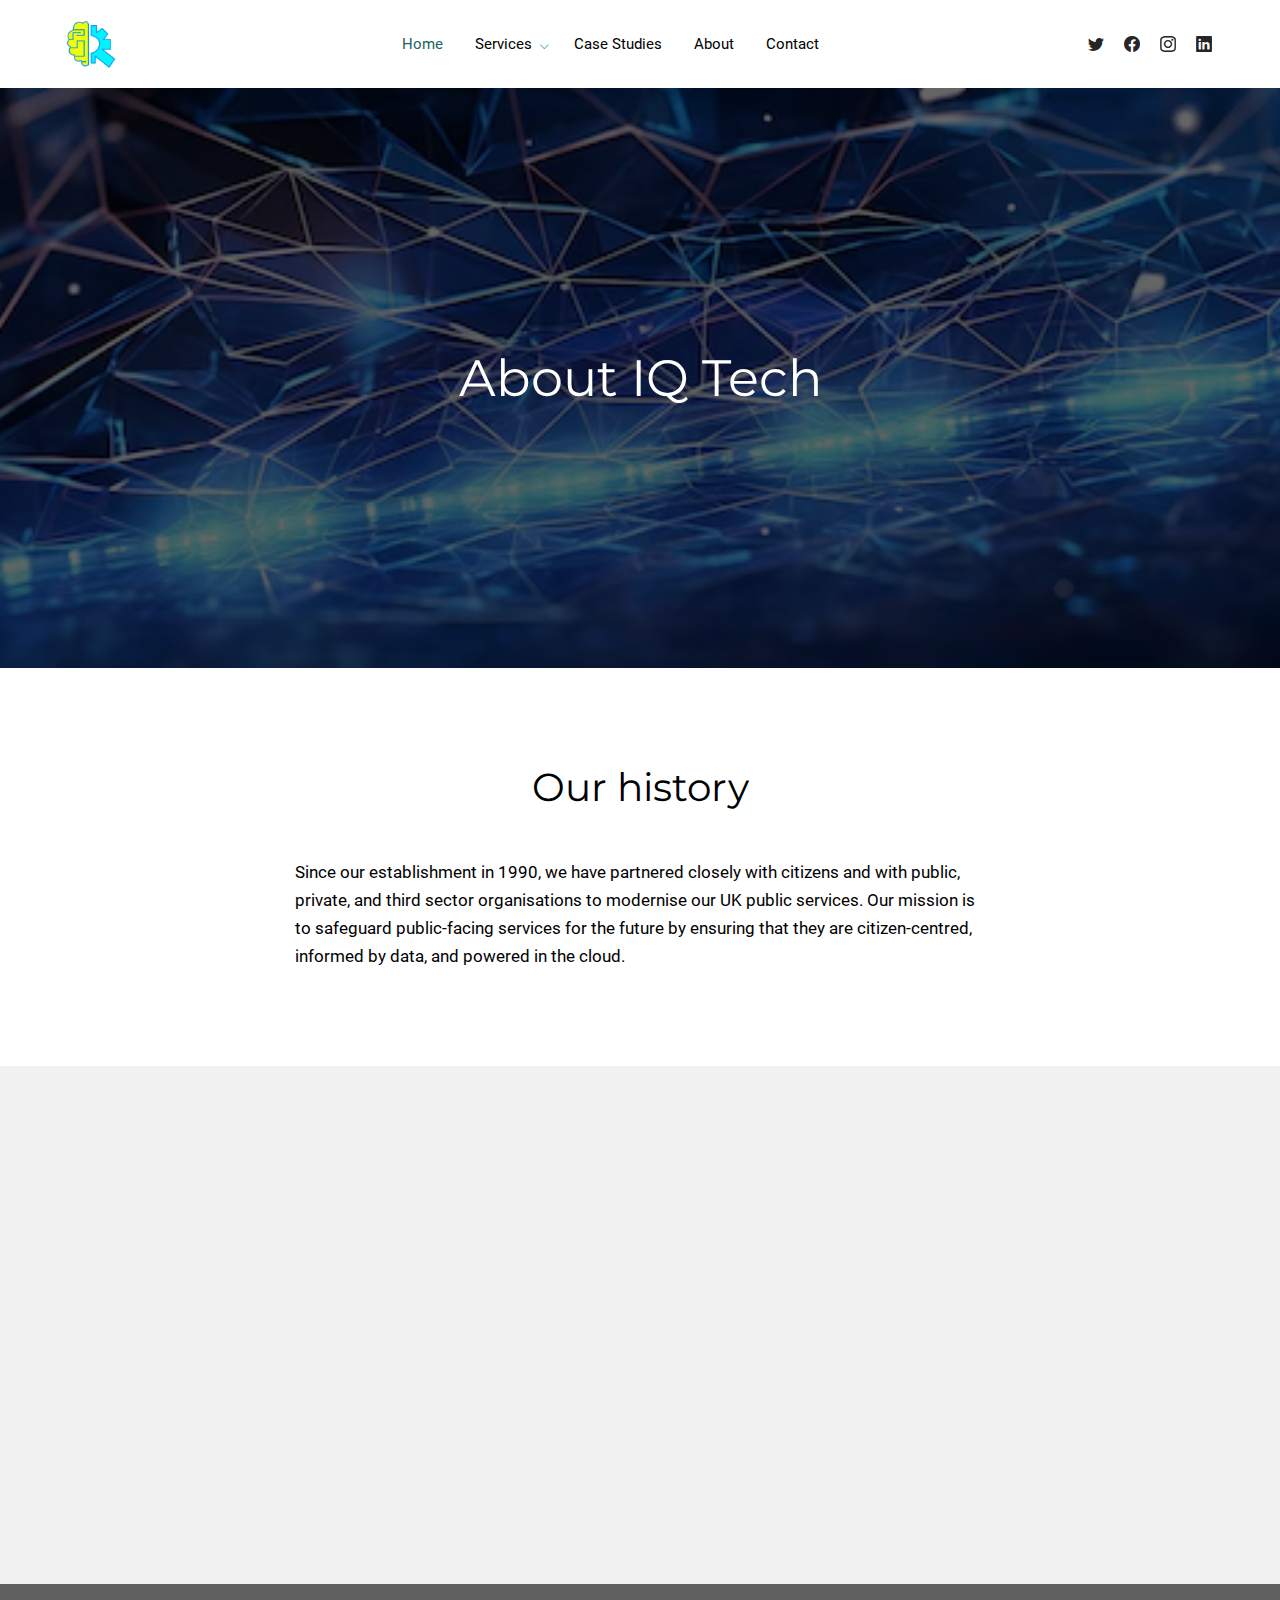
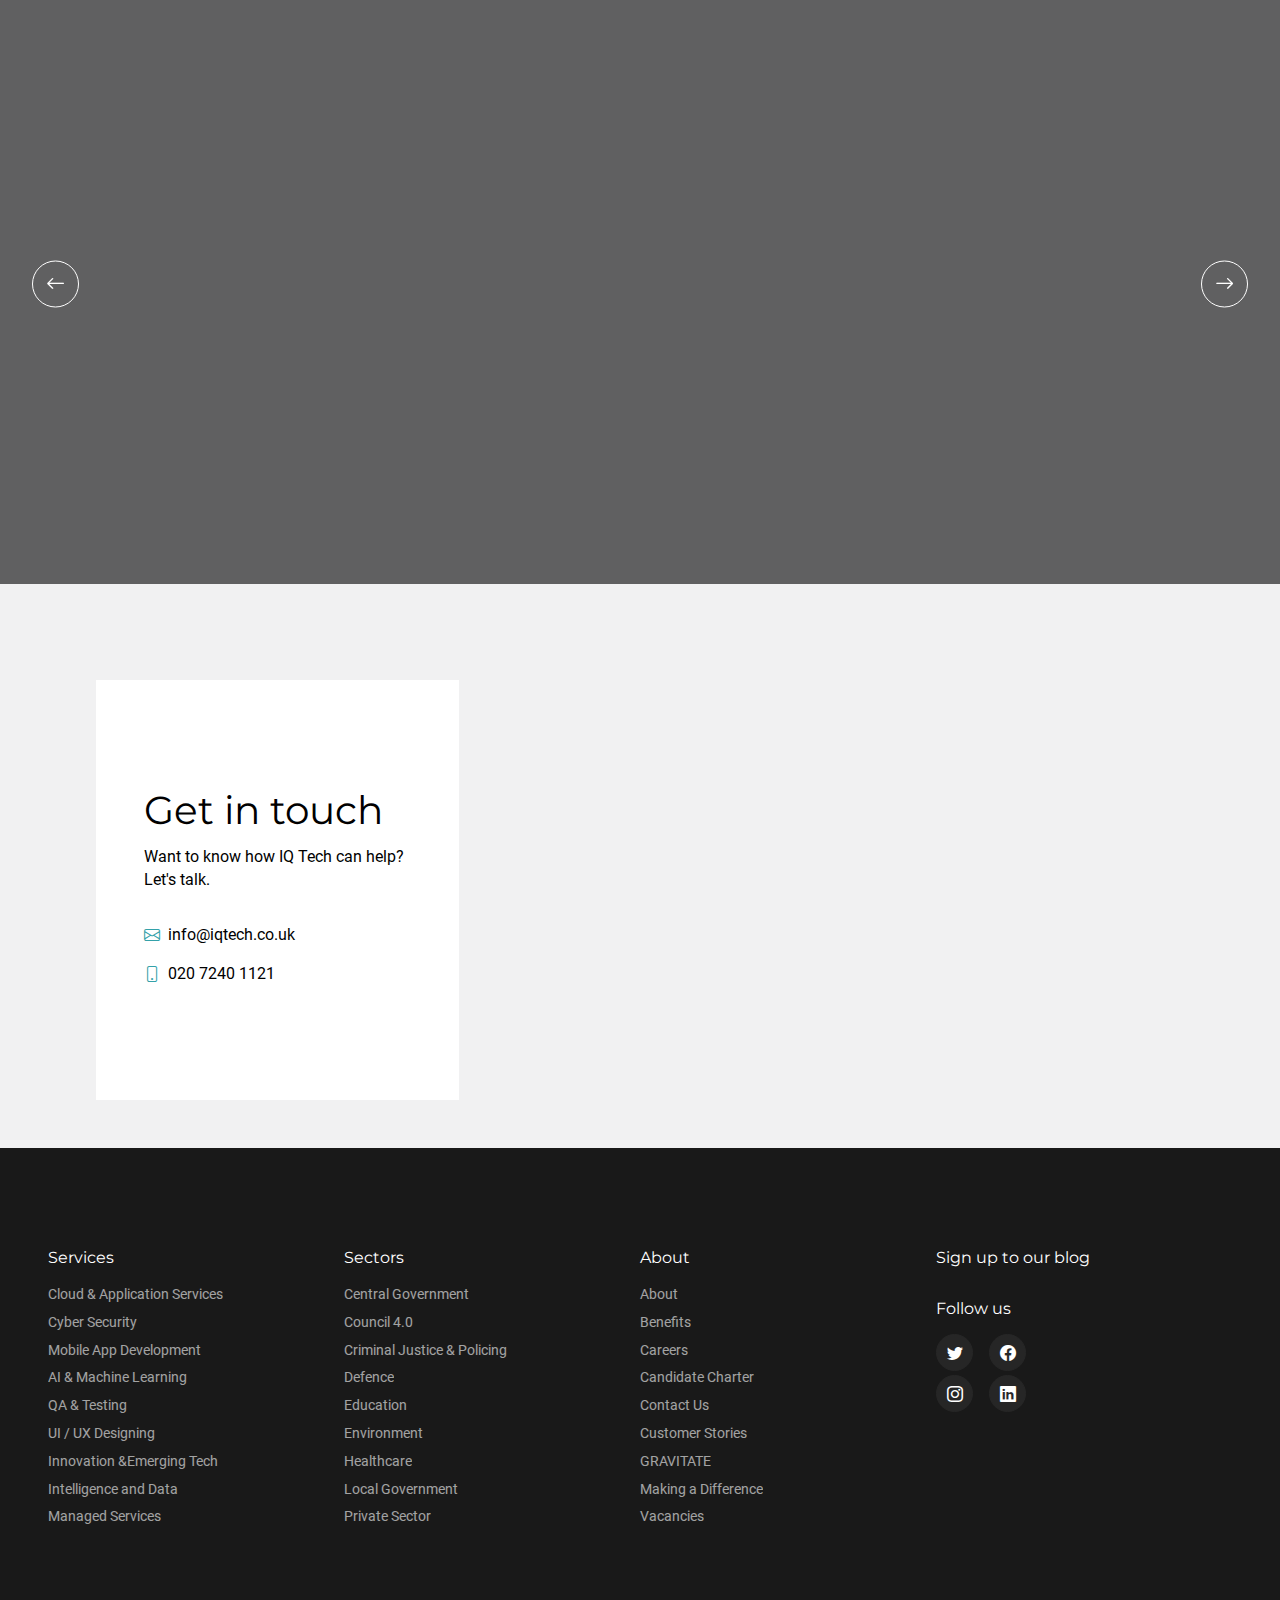
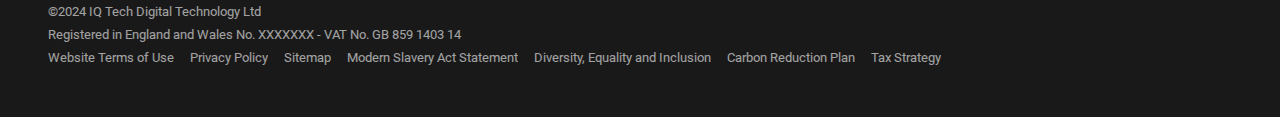
<file: html/about.html>
<!DOCTYPE html>
<html lang="en" class=" supports csstransforms3d">

<head>
    <meta http-equiv="Content-Type" content="text/html; charset=UTF-8">

    <meta name="viewport" content="width=device-width, initial-scale=1, shrink-to-fit=no">
    <title>TECH - About</title>
    <meta name="description"
        content="Delivering end-to-end software solutions that are user-centric, secure, and designed for the future.">
    <meta property="og:locale" content="en_GB">
    <meta property="og:type" content="website">
    <meta property="og:title" content="IQ TECH">
    <meta property="og:description"
        content="Delivering end-to-end software solutions that are user-centric, secure, and designed for the future.">
    <!-- <meta property="og:url" content="https://methods.co.uk/"> -->
    <meta property="og:site_name" content="IQ TECH">
    <meta property="og:image" content="/image/flogo.png">

    <link data-size="32" rel="icon" type="image/png" sizes="32x32" href="/images/flogo.png">
    <link data-size="96" rel="icon" type="image/png" sizes="96x96" href="/images/flogo.png">
    <link data-size="16" rel="icon" type="image/png" sizes="16x16" href="/images/flogo.png">
    <meta name="robots" content="max-image-preview:large">
    <link rel="dns-prefetch" href="https://js-eu1.hs-scripts.com/">
    <style id="classic-theme-styles-inline-css" type="text/css">
        /*! This file is auto-generated */
        .wp-block-button__link {
            color: #fff;
            background-color: #32373c;
            border-radius: 9999px;
            box-shadow: none;
            text-decoration: none;
            padding: calc(.667em + 2px) calc(1.333em + 2px);
            font-size: 1.125em
        }

        .wp-block-file__button {
            background: #32373c;
            color: #fff;
            text-decoration: none
        }
    </style>
    <style id="global-styles-inline-css" type="text/css">
        body {
            --wp--preset--color--black: #000000;
            --wp--preset--color--cyan-bluish-gray: #abb8c3;
            --wp--preset--color--white: #ffffff;
            --wp--preset--color--pale-pink: #f78da7;
            --wp--preset--color--vivid-red: #cf2e2e;
            --wp--preset--color--luminous-vivid-orange: #ff6900;
            --wp--preset--color--luminous-vivid-amber: #fcb900;
            --wp--preset--color--light-green-cyan: #7bdcb5;
            --wp--preset--color--vivid-green-cyan: #00d084;
            --wp--preset--color--pale-cyan-blue: #8ed1fc;
            --wp--preset--color--vivid-cyan-blue: #0693e3;
            --wp--preset--color--vivid-purple: #9b51e0;
            --wp--preset--gradient--vivid-cyan-blue-to-vivid-purple: linear-gradient(135deg, rgba(6, 147, 227, 1) 0%, rgb(155, 81, 224) 100%);
            --wp--preset--gradient--light-green-cyan-to-vivid-green-cyan: linear-gradient(135deg, rgb(122, 220, 180) 0%, rgb(0, 208, 130) 100%);
            --wp--preset--gradient--luminous-vivid-amber-to-luminous-vivid-orange: linear-gradient(135deg, rgba(252, 185, 0, 1) 0%, rgba(255, 105, 0, 1) 100%);
            --wp--preset--gradient--luminous-vivid-orange-to-vivid-red: linear-gradient(135deg, rgba(255, 105, 0, 1) 0%, rgb(207, 46, 46) 100%);
            --wp--preset--gradient--very-light-gray-to-cyan-bluish-gray: linear-gradient(135deg, rgb(238, 238, 238) 0%, rgb(169, 184, 195) 100%);
            --wp--preset--gradient--cool-to-warm-spectrum: linear-gradient(135deg, rgb(74, 234, 220) 0%, rgb(151, 120, 209) 20%, rgb(207, 42, 186) 40%, rgb(238, 44, 130) 60%, rgb(251, 105, 98) 80%, rgb(254, 248, 76) 100%);
            --wp--preset--gradient--blush-light-purple: linear-gradient(135deg, rgb(255, 206, 236) 0%, rgb(152, 150, 240) 100%);
            --wp--preset--gradient--blush-bordeaux: linear-gradient(135deg, rgb(254, 205, 165) 0%, rgb(254, 45, 45) 50%, rgb(107, 0, 62) 100%);
            --wp--preset--gradient--luminous-dusk: linear-gradient(135deg, rgb(255, 203, 112) 0%, rgb(199, 81, 192) 50%, rgb(65, 88, 208) 100%);
            --wp--preset--gradient--pale-ocean: linear-gradient(135deg, rgb(255, 245, 203) 0%, rgb(182, 227, 212) 50%, rgb(51, 167, 181) 100%);
            --wp--preset--gradient--electric-grass: linear-gradient(135deg, rgb(202, 248, 128) 0%, rgb(113, 206, 126) 100%);
            --wp--preset--gradient--midnight: linear-gradient(135deg, rgb(2, 3, 129) 0%, rgb(40, 116, 252) 100%);
            --wp--preset--font-size--small: 13px;
            --wp--preset--font-size--medium: 20px;
            --wp--preset--font-size--large: 36px;
            --wp--preset--font-size--x-large: 42px;
            --wp--preset--spacing--20: 0.44rem;
            --wp--preset--spacing--30: 0.67rem;
            --wp--preset--spacing--40: 1rem;
            --wp--preset--spacing--50: 1.5rem;
            --wp--preset--spacing--60: 2.25rem;
            --wp--preset--spacing--70: 3.38rem;
            --wp--preset--spacing--80: 5.06rem;
            --wp--preset--shadow--natural: 6px 6px 9px rgba(0, 0, 0, 0.2);
            --wp--preset--shadow--deep: 12px 12px 50px rgba(0, 0, 0, 0.4);
            --wp--preset--shadow--sharp: 6px 6px 0px rgba(0, 0, 0, 0.2);
            --wp--preset--shadow--outlined: 6px 6px 0px -3px rgba(255, 255, 255, 1), 6px 6px rgba(0, 0, 0, 1);
            --wp--preset--shadow--crisp: 6px 6px 0px rgba(0, 0, 0, 1);
        }

        :where(.is-layout-flex) {
            gap: 0.5em;
        }

        :where(.is-layout-grid) {
            gap: 0.5em;
        }

        body .is-layout-flow>.alignleft {
            float: left;
            margin-inline-start: 0;
            margin-inline-end: 2em;
        }

        body .is-layout-flow>.alignright {
            float: right;
            margin-inline-start: 2em;
            margin-inline-end: 0;
        }

        body .is-layout-flow>.aligncenter {
            margin-left: auto !important;
            margin-right: auto !important;
        }

        body .is-layout-constrained>.alignleft {
            float: left;
            margin-inline-start: 0;
            margin-inline-end: 2em;
        }

        body .is-layout-constrained>.alignright {
            float: right;
            margin-inline-start: 2em;
            margin-inline-end: 0;
        }

        body .is-layout-constrained>.aligncenter {
            margin-left: auto !important;
            margin-right: auto !important;
        }

        body .is-layout-constrained> :where(:not(.alignleft):not(.alignright):not(.alignfull)) {
            max-width: var(--wp--style--global--content-size);
            margin-left: auto !important;
            margin-right: auto !important;
        }

        body .is-layout-constrained>.alignwide {
            max-width: var(--wp--style--global--wide-size);
        }

        body .is-layout-flex {
            display: flex;
        }

        body .is-layout-flex {
            flex-wrap: wrap;
            align-items: center;
        }

        body .is-layout-flex>* {
            margin: 0;
        }

        body .is-layout-grid {
            display: grid;
        }

        body .is-layout-grid>* {
            margin: 0;
        }

        :where(.wp-block-columns.is-layout-flex) {
            gap: 2em;
        }

        :where(.wp-block-columns.is-layout-grid) {
            gap: 2em;
        }

        :where(.wp-block-post-template.is-layout-flex) {
            gap: 1.25em;
        }

        :where(.wp-block-post-template.is-layout-grid) {
            gap: 1.25em;
        }

        .has-black-color {
            color: var(--wp--preset--color--black) !important;
        }

        .has-cyan-bluish-gray-color {
            color: var(--wp--preset--color--cyan-bluish-gray) !important;
        }

        .has-white-color {
            color: var(--wp--preset--color--white) !important;
        }

        .has-pale-pink-color {
            color: var(--wp--preset--color--pale-pink) !important;
        }

        .has-vivid-red-color {
            color: var(--wp--preset--color--vivid-red) !important;
        }

        .has-luminous-vivid-orange-color {
            color: var(--wp--preset--color--luminous-vivid-orange) !important;
        }

        .has-luminous-vivid-amber-color {
            color: var(--wp--preset--color--luminous-vivid-amber) !important;
        }

        .has-light-green-cyan-color {
            color: var(--wp--preset--color--light-green-cyan) !important;
        }

        .has-vivid-green-cyan-color {
            color: var(--wp--preset--color--vivid-green-cyan) !important;
        }

        .has-pale-cyan-blue-color {
            color: var(--wp--preset--color--pale-cyan-blue) !important;
        }

        .has-vivid-cyan-blue-color {
            color: var(--wp--preset--color--vivid-cyan-blue) !important;
        }

        .has-vivid-purple-color {
            color: var(--wp--preset--color--vivid-purple) !important;
        }

        .has-black-background-color {
            background-color: var(--wp--preset--color--black) !important;
        }

        .has-cyan-bluish-gray-background-color {
            background-color: var(--wp--preset--color--cyan-bluish-gray) !important;
        }

        .has-white-background-color {
            background-color: var(--wp--preset--color--white) !important;
        }

        .has-pale-pink-background-color {
            background-color: var(--wp--preset--color--pale-pink) !important;
        }

        .has-vivid-red-background-color {
            background-color: var(--wp--preset--color--vivid-red) !important;
        }

        .has-luminous-vivid-orange-background-color {
            background-color: var(--wp--preset--color--luminous-vivid-orange) !important;
        }

        .has-luminous-vivid-amber-background-color {
            background-color: var(--wp--preset--color--luminous-vivid-amber) !important;
        }

        .has-light-green-cyan-background-color {
            background-color: var(--wp--preset--color--light-green-cyan) !important;
        }

        .has-vivid-green-cyan-background-color {
            background-color: var(--wp--preset--color--vivid-green-cyan) !important;
        }

        .has-pale-cyan-blue-background-color {
            background-color: var(--wp--preset--color--pale-cyan-blue) !important;
        }

        .has-vivid-cyan-blue-background-color {
            background-color: var(--wp--preset--color--vivid-cyan-blue) !important;
        }

        .has-vivid-purple-background-color {
            background-color: var(--wp--preset--color--vivid-purple) !important;
        }

        .has-black-border-color {
            border-color: var(--wp--preset--color--black) !important;
        }

        .has-cyan-bluish-gray-border-color {
            border-color: var(--wp--preset--color--cyan-bluish-gray) !important;
        }

        .has-white-border-color {
            border-color: var(--wp--preset--color--white) !important;
        }

        .has-pale-pink-border-color {
            border-color: var(--wp--preset--color--pale-pink) !important;
        }

        .has-vivid-red-border-color {
            border-color: var(--wp--preset--color--vivid-red) !important;
        }

        .has-luminous-vivid-orange-border-color {
            border-color: var(--wp--preset--color--luminous-vivid-orange) !important;
        }

        .has-luminous-vivid-amber-border-color {
            border-color: var(--wp--preset--color--luminous-vivid-amber) !important;
        }

        .has-light-green-cyan-border-color {
            border-color: var(--wp--preset--color--light-green-cyan) !important;
        }

        .has-vivid-green-cyan-border-color {
            border-color: var(--wp--preset--color--vivid-green-cyan) !important;
        }

        .has-pale-cyan-blue-border-color {
            border-color: var(--wp--preset--color--pale-cyan-blue) !important;
        }

        .has-vivid-cyan-blue-border-color {
            border-color: var(--wp--preset--color--vivid-cyan-blue) !important;
        }

        .has-vivid-purple-border-color {
            border-color: var(--wp--preset--color--vivid-purple) !important;
        }

        .has-vivid-cyan-blue-to-vivid-purple-gradient-background {
            background: var(--wp--preset--gradient--vivid-cyan-blue-to-vivid-purple) !important;
        }

        .has-light-green-cyan-to-vivid-green-cyan-gradient-background {
            background: var(--wp--preset--gradient--light-green-cyan-to-vivid-green-cyan) !important;
        }

        .has-luminous-vivid-amber-to-luminous-vivid-orange-gradient-background {
            background: var(--wp--preset--gradient--luminous-vivid-amber-to-luminous-vivid-orange) !important;
        }

        .has-luminous-vivid-orange-to-vivid-red-gradient-background {
            background: var(--wp--preset--gradient--luminous-vivid-orange-to-vivid-red) !important;
        }

        .has-very-light-gray-to-cyan-bluish-gray-gradient-background {
            background: var(--wp--preset--gradient--very-light-gray-to-cyan-bluish-gray) !important;
        }

        .has-cool-to-warm-spectrum-gradient-background {
            background: var(--wp--preset--gradient--cool-to-warm-spectrum) !important;
        }

        .has-blush-light-purple-gradient-background {
            background: var(--wp--preset--gradient--blush-light-purple) !important;
        }

        .has-blush-bordeaux-gradient-background {
            background: var(--wp--preset--gradient--blush-bordeaux) !important;
        }

        .has-luminous-dusk-gradient-background {
            background: var(--wp--preset--gradient--luminous-dusk) !important;
        }

        .has-pale-ocean-gradient-background {
            background: var(--wp--preset--gradient--pale-ocean) !important;
        }

        .has-electric-grass-gradient-background {
            background: var(--wp--preset--gradient--electric-grass) !important;
        }

        .has-midnight-gradient-background {
            background: var(--wp--preset--gradient--midnight) !important;
        }

        .has-small-font-size {
            font-size: var(--wp--preset--font-size--small) !important;
        }

        .has-medium-font-size {
            font-size: var(--wp--preset--font-size--medium) !important;
        }

        .has-large-font-size {
            font-size: var(--wp--preset--font-size--large) !important;
        }

        .has-x-large-font-size {
            font-size: var(--wp--preset--font-size--x-large) !important;
        }

        .wp-block-navigation a:where(:not(.wp-element-button)) {
            color: inherit;
        }

        :where(.wp-block-post-template.is-layout-flex) {
            gap: 1.25em;
        }

        :where(.wp-block-post-template.is-layout-grid) {
            gap: 1.25em;
        }

        :where(.wp-block-columns.is-layout-flex) {
            gap: 2em;
        }

        :where(.wp-block-columns.is-layout-grid) {
            gap: 2em;
        }

        .wp-block-pullquote {
            font-size: 1.5em;
            line-height: 1.6;
        }
    </style>
    <link rel="stylesheet" href="https://cdn.jsdelivr.net/npm/bootstrap-icons@1.11.3/font/bootstrap-icons.min.css">
    <link rel="stylesheet" href="/stylesheet/style.css" media="all">
    <!-- <link rel="stylesheet" href="/stylesheet/cloud.css" media="all"> -->
    <!-- <link rel="stylesheet" href="/stylesheet/service_style.css" media="all"> -->
    <script type="text/javascript" async="" src="/javascript/js"></script>
    <script type="text/javascript" class="hsq-set-content-id" data-content-id="standard-page">
        var _hsq = _hsq || [];
        _hsq.push(["setContentType", "standard-page"]);
    </script>

    <!-- <script type="text/javascript" charset="UTF-8"   src="/javascript/05c82fe4e4d22ca01578c3bb2ef0203f.js.download"></script> -->

</head>


<body class="page-template-default page page-id-196 page-child parent-pageid-122">
    <div id="hs-web-interactives-top-push-anchor" class="go3670563033"></div>

    <header data-current-page="home" class="section-in section-been">
        <nav id="main-nav" class="c-main-nav">
            <div class="container">
                <div class="c-main-nav-logo">
                    <a href="/index.html" class="logo-container"><img src="/images/flogo.png" alt="IQ TECH"></a>
                </div>
                <ul class="c-main-nav-links c-main-nav-links--p">
                    <li class="page-link active" data-page-name="home">
                        <a href="/index.html">Home</a>
                    </li>

                    <li class="page-link has-children" tabindex="0" data-page-name="Services">
                        <a href="/html/services.html">Services<i class="bi-chevron-down"></i></a>
                        <div class="children">
                            <div class="children__title">
                                <p>What we do</p>
                                <p class="h3">Services &amp; solutions</p>
                            </div>
                            <ul class="children__links">
                                <li>
                                    <a href="/html/cloud.html"><span>Cloud Engineering and Platforms<i
                                                class="bi-arrow-right"></i></span></a>
                                </li>
                                <li>
                                    <a href="/html/Cyber.html"><span>Cyber Security Services<i class="bi-arrow-right"></i></span></a>
                                </li>
                                <li>
                                    <a href="/html/Web.html"><span>Web & Mobile Solutions<i class="bi-arrow-right"></i></span></a>
                                </li>
                                <li>
                                    <a href="/html/AI.html"><span>AI and Machine Learning<i class="bi-arrow-right"></i></span></a>
                                </li>
                                <li>
                                    <a href="/html/QA.html"><span>QA and Testing Services<i class="bi-arrow-right"></i></span></a>
                                </li>
                                <li>
                                    <a href="/html/UI.html"><span>UI/UX Design Services<i class="bi-arrow-right"></i></span></a>
                                </li>
                                <li>
                                    <a href="/html/power.html"><span>Power BI<i
                                                class="bi-arrow-right"></i></span></a>
                                </li>
                                <li>
                                    <a href="/html/manage.html"><span>Managed Services<i class="bi-arrow-right"></i></span></a>
                                </li>
                                <li>
                                    <a href="/html/intelligence.html"><span>Intelligence and Data Services<i class="bi-arrow-right"></i></span></a>
                                </li>

                            </ul>
                        </div>
                        <i class="bi-chevron-down"></i>
                    </li>
                    <li class="page-link" data-page-name="contact-us">
                        <a href="#">Case Studies</a>
                    </li>
                    <li class="page-link" data-page-name="contact-us">
                        <a href="/html/about.html">About</a>
                    </li>

                    <li class="page-link" data-page-name="contact-us">
                        <a href="#">Contact</a>
                    </li>
                </ul>

                <ul class="c-main-nav-links c-main-nav-links--s">
                    <li class="page-link page-link--social"><a href="#" target="_blank" rel="noreferrer"
                            aria-label="Follow us on Twitter"><i class="bi-twitter"></i></a></li>
                    <li class="page-link page-link--social"><a href="#" target="_blank" rel="noreferrer"
                            aria-label="Follow us on Facebook"><i class="bi-facebook"></i></a></li>
                    <li class="page-link page-link--social"><a href="#" target="_blank" rel="noreferrer"
                            aria-label="Follow us on Instagram"><i class="bi-instagram"></i></a></li>
                    <li class="page-link page-link--social"><a href="#" target="_blank" rel="noreferrer"
                            aria-label="Follow us on LinkedIn"><i class="bi-linkedin"></i></a></li>
                  
                </ul>

                <button id="nav-toggle" class="nav-toggle">
                    Menu
                    <span class="lines"></span>
                </button>
            </div>
        </nav>
    </header>

    <main>
        <section class="c-page-header ll-image section-been section-init"
            style="background-image: url(&quot;/images/background.png&quot;);">
            <div class="container">
                <div class="c-page-header-inner">
                    <div class="c-page-header-content">
                        <h1>About IQ Tech</h1>
                    </div>
                </div>
            </div>
        </section> <!-- blocks -->
        <section class="c-block c-block--cols section-in section-been">
            <div class="container container--block">
                <h2 class="c-block-title">Our history</h2>
            </div>
            <div class="container container--sml narrow">
                <div class="col">
                    <div class="wysiwyg-content">
                        <p style="text-align: left;">Since our establishment in 1990, we have partnered closely with
                            citizens and with public, private, and third sector organisations to modernise our UK public
                            services. Our mission is to safeguard public-facing services for the future by ensuring that
                            they are citizen-centred, informed by data, and powered in the cloud.</p>
                    </div>
                </div>
            </div>
            <div class="container container--block">
            </div>
        </section>


        <section class="c-block c-block--cols c-block--grey section-init">
            <div class="container container--block">
                <h2 class="c-block-title">We’re committed to having a positive social impact and enjoy an enviable track
                    record of delivering real savings and benefits</h2>
            </div>
            <div class="container container--sml">
                <div class="col col--50">
                    <div class="wysiwyg-content">
                        <p>We achieve social impact by helping you move from siloed, legacy infrastructure to modern,
                            data-enabled technology and ways of working. This allows you to keep infrastructure costs
                            low and focus on doing what you do best, i.e. delivering front-line services.</p>
                    </div>
                </div>
                <div class="col col--50">
                    <div class="wysiwyg-content">
                        <p><span class="TextRun SCXW76545193 BCX0" lang="EN-US" xml:lang="EN-US"
                                data-contrast="none"><span class="NormalTextRun SCXW76545193 BCX0">With Methods, you
                                    access a range of specialist skills and industry expertise to transform
                                    your&nbsp;</span></span><span class="TextRun SCXW76545193 BCX0" lang="EN-US"
                                xml:lang="EN-US" data-contrast="none"><span
                                    class="SpellingError SCXW76545193 BCX0">organisation</span></span><span
                                class="TextRun SCXW76545193 BCX0" lang="EN-US" xml:lang="EN-US"
                                data-contrast="none"><span class="NormalTextRun SCXW76545193 BCX0">&nbsp;for the digital
                                    age, break free of expensive suppliers, and take control of your customer
                                    relationships and operating model.</span></span><span class="EOP SCXW76545193 BCX0"
                                data-ccp-props="{&quot;201341983&quot;:0,&quot;335559739&quot;:160,&quot;335559740&quot;:259}">&nbsp;</span>
                        </p>
                    </div>
                </div>
            </div>
            <div class="container container--block">
            </div>
        </section>


        <section class="c-block c-block--customer-stories no-cta full-w no-p section-init">
            <div id="c-customer-stories-list-full-w"
                class="c-customer-stories-list-full-w slick-initialized slick-slider"><button
                    class="slick-prev slick-arrow" aria-label="Previous" type="button" fdprocessedid="vdh427"><i
                        class="bi-arrow-left"></i></button>
                <div class="slick-list draggable">
                    <div class="slick-track"
                        style="opacity: 1; width: 16720px; transform: translate3d(-1520px, 0px, 0px);">
                        <div class="ll-image customer-story slick-slide slick-cloned" data-ll-type="bg"
                            data-ll-src="/wp-content/uploads/2020/04/laptop-2557468_1920.jpg" data-slick-index="-1"
                            aria-hidden="true" tabindex="-1" style="width: 1520px; height: 463.2px;">
                            <div class="container">
                                <div class="customer-story__content">
                                    <div class="ll-image logo-wrapper" data-ll-type="el"
                                        data-ll-src="/wp-content/uploads/2020/04/Innovate-UK-logo.png"
                                        data-ll-alt="Innovate UK logo"></div>
                                    <h3><span>Salesforce® CRM implementation</span></h3>
                                    <p class="p-lg">Getting rid of old data silos and bringing all the customer data
                                        onto one platform has enabled Innovate UK to improve its communication with
                                        customers and its service delivery</p>
                                    <div class="cta-wrapper">
                                        <a href="https://methods.co.uk/customer-stories/salesforce-crm-implementation/"
                                            class="btn" tabindex="-1"><span>Read full story</span><i
                                                class="bi-arrow-right"></i></a>
                                    </div>
                                </div>
                            </div>
                        </div>
                        <div class="ll-image customer-story slick-slide slick-current slick-active" data-ll-type="bg"
                            data-ll-src="/wp-content/uploads/2020/05/National-Lottery-Heritage-Fund.jpg"
                            data-slick-index="0" aria-hidden="false" style="width: 1520px; height: 463.2px;">
                            <div class="container">
                                <div class="customer-story__content">
                                    <div class="ll-image logo-wrapper" data-ll-type="el"
                                        data-ll-src="/wp-content/uploads/2020/03/English-logo-Colour-CMYK-PNG.png"
                                        data-ll-alt="Heritage Fund logo"></div>
                                    <h3><span>Implementing a grants system that could be easily adapted to meet
                                            ever-changing business needs</span></h3>
                                    <p class="p-lg">NLHF required a single view system that would improve monitoring and
                                        authorisation of grants</p>
                                    <div class="cta-wrapper">
                                        <a href="https://methods.co.uk/customer-stories/implementing-a-grants-system-that-could-be-easily-adapted-to-meet-ever-changing-business-needs/"
                                            class="btn" tabindex="0"><span>Read full story</span><i
                                                class="bi-arrow-right"></i></a>
                                    </div>
                                </div>
                            </div>
                        </div>
                        <div class="ll-image customer-story slick-slide" data-ll-type="bg"
                            data-ll-src="/wp-content/uploads/2020/08/Swindon-Council-Customer-Story.jpg"
                            data-slick-index="1" aria-hidden="true" tabindex="-1"
                            style="width: 1520px; height: 463.2px;">
                            <div class="container">
                                <div class="customer-story__content">
                                    <div class="ll-image logo-wrapper" data-ll-type="el"
                                        data-ll-src="/wp-content/uploads/2020/03/Swindon-Borough-Council.png"
                                        data-ll-alt="Swindon Borough Council logo"></div>
                                    <h3><span>Transforming services through digital adoption</span></h3>
                                    <p class="p-lg">Methods worked collaboratively with the council to identify and
                                        provide business cases with saving opportunities of approximately £3M as part of
                                        digital transformation</p>
                                    <div class="cta-wrapper">
                                        <a href="https://methods.co.uk/customer-stories/transforming-services-through-digital-adoption/"
                                            class="btn" tabindex="-1"><span>Read full story</span><i
                                                class="bi-arrow-right"></i></a>
                                    </div>
                                </div>
                            </div>
                        </div>
                        <div class="ll-image customer-story slick-slide" data-ll-type="bg"
                            data-ll-src="/wp-content/uploads/2020/04/ESFA-Apprenticeship.jpg" data-slick-index="2"
                            aria-hidden="true" tabindex="-1" style="width: 1520px; height: 463.2px;">
                            <div class="container">
                                <div class="customer-story__content">
                                    <div class="ll-image logo-wrapper" data-ll-type="el"
                                        data-ll-src="/wp-content/uploads/2020/03/ESFA_v1.png"
                                        data-ll-alt="Education &amp; Skills Funding Agency logo"></div>
                                    <h3><span>Mapping out a ‘future state’ for the Education and Skills Funding Agency
                                            Apprenticeship Service</span></h3>
                                    <p class="p-lg">ESFA were looking to map out a ‘future state’ for their
                                        Apprenticeship Service enabling them to achieve ambitious government targets</p>
                                    <div class="cta-wrapper">
                                        <a href="https://methods.co.uk/customer-stories/mapping-out-a-future-state-for-the-education-and-skills-funding-agency-apprenticeship-service/"
                                            class="btn" tabindex="-1"><span>Read full story</span><i
                                                class="bi-arrow-right"></i></a>
                                    </div>
                                </div>
                            </div>
                        </div>
                        <div class="ll-image customer-story slick-slide" data-ll-type="bg"
                            data-ll-src="/wp-content/uploads/2020/04/Ethnicity-Facts-Figures.jpg" data-slick-index="3"
                            aria-hidden="true" tabindex="-1" style="width: 1520px; height: 463.2px;">
                            <div class="container">
                                <div class="customer-story__content">
                                    <div class="ll-image logo-wrapper" data-ll-type="el"
                                        data-ll-src="/wp-content/uploads/2020/05/Race-Disparity-Unit.png"
                                        data-ll-alt="Race Disparity Unit Logo"></div>
                                    <h3><span>Making data accessible to everyone</span></h3>
                                    <p class="p-lg">Discover how we brought datasets from across government together in
                                        a solution the UK Statistics Authority described as “an exemplar”</p>
                                    <div class="cta-wrapper">
                                        <a href="https://methods.co.uk/customer-stories/making-data-accessible-to-everyone/"
                                            class="btn" tabindex="-1"><span>Read full story</span><i
                                                class="bi-arrow-right"></i></a>
                                    </div>
                                </div>
                            </div>
                        </div>
                        <div class="ll-image customer-story slick-slide" data-ll-type="bg"
                            data-ll-src="/wp-content/uploads/2020/04/laptop-2557468_1920.jpg" data-slick-index="4"
                            aria-hidden="true" tabindex="-1" style="width: 1520px; height: 463.2px;">
                            <div class="container">
                                <div class="customer-story__content">
                                    <div class="ll-image logo-wrapper" data-ll-type="el"
                                        data-ll-src="/wp-content/uploads/2020/04/Innovate-UK-logo.png"
                                        data-ll-alt="Innovate UK logo"></div>
                                    <h3><span>Salesforce® CRM implementation</span></h3>
                                    <p class="p-lg">Getting rid of old data silos and bringing all the customer data
                                        onto one platform has enabled Innovate UK to improve its communication with
                                        customers and its service delivery</p>
                                    <div class="cta-wrapper">
                                        <a href="https://methods.co.uk/customer-stories/salesforce-crm-implementation/"
                                            class="btn" tabindex="-1"><span>Read full story</span><i
                                                class="bi-arrow-right"></i></a>
                                    </div>
                                </div>
                            </div>
                        </div>
                        <div class="ll-image customer-story slick-slide slick-cloned" data-ll-type="bg"
                            data-ll-src="/wp-content/uploads/2020/05/National-Lottery-Heritage-Fund.jpg"
                            data-slick-index="5" aria-hidden="true" tabindex="-1"
                            style="width: 1520px; height: 463.2px;">
                            <div class="container">
                                <div class="customer-story__content">
                                    <div class="ll-image logo-wrapper" data-ll-type="el"
                                        data-ll-src="/wp-content/uploads/2020/03/English-logo-Colour-CMYK-PNG.png"
                                        data-ll-alt="Heritage Fund logo"></div>
                                    <h3><span>Implementing a grants system that could be easily adapted to meet
                                            ever-changing business needs</span></h3>
                                    <p class="p-lg">NLHF required a single view system that would improve monitoring and
                                        authorisation of grants</p>
                                    <div class="cta-wrapper">
                                        <a href="https://methods.co.uk/customer-stories/implementing-a-grants-system-that-could-be-easily-adapted-to-meet-ever-changing-business-needs/"
                                            class="btn" tabindex="-1"><span>Read full story</span><i
                                                class="bi-arrow-right"></i></a>
                                    </div>
                                </div>
                            </div>
                        </div>
                        <div class="ll-image customer-story slick-slide slick-cloned" data-ll-type="bg"
                            data-ll-src="/wp-content/uploads/2020/08/Swindon-Council-Customer-Story.jpg"
                            data-slick-index="6" aria-hidden="true" tabindex="-1"
                            style="width: 1520px; height: 463.2px;">
                            <div class="container">
                                <div class="customer-story__content">
                                    <div class="ll-image logo-wrapper" data-ll-type="el"
                                        data-ll-src="/wp-content/uploads/2020/03/Swindon-Borough-Council.png"
                                        data-ll-alt="Swindon Borough Council logo"></div>
                                    <h3><span>Transforming services through digital adoption</span></h3>
                                    <p class="p-lg">Methods worked collaboratively with the council to identify and
                                        provide business cases with saving opportunities of approximately £3M as part of
                                        digital transformation</p>
                                    <div class="cta-wrapper">
                                        <a href="https://methods.co.uk/customer-stories/transforming-services-through-digital-adoption/"
                                            class="btn" tabindex="-1"><span>Read full story</span><i
                                                class="bi-arrow-right"></i></a>
                                    </div>
                                </div>
                            </div>
                        </div>
                        <div class="ll-image customer-story slick-slide slick-cloned" data-ll-type="bg"
                            data-ll-src="/wp-content/uploads/2020/04/ESFA-Apprenticeship.jpg" data-slick-index="7"
                            aria-hidden="true" tabindex="-1" style="width: 1520px; height: 463.2px;">
                            <div class="container">
                                <div class="customer-story__content">
                                    <div class="ll-image logo-wrapper" data-ll-type="el"
                                        data-ll-src="/wp-content/uploads/2020/03/ESFA_v1.png"
                                        data-ll-alt="Education &amp; Skills Funding Agency logo"></div>
                                    <h3><span>Mapping out a ‘future state’ for the Education and Skills Funding Agency
                                            Apprenticeship Service</span></h3>
                                    <p class="p-lg">ESFA were looking to map out a ‘future state’ for their
                                        Apprenticeship Service enabling them to achieve ambitious government targets</p>
                                    <div class="cta-wrapper">
                                        <a href="https://methods.co.uk/customer-stories/mapping-out-a-future-state-for-the-education-and-skills-funding-agency-apprenticeship-service/"
                                            class="btn" tabindex="-1"><span>Read full story</span><i
                                                class="bi-arrow-right"></i></a>
                                    </div>
                                </div>
                            </div>
                        </div>
                        <div class="ll-image customer-story slick-slide slick-cloned" data-ll-type="bg"
                            data-ll-src="/wp-content/uploads/2020/04/Ethnicity-Facts-Figures.jpg" data-slick-index="8"
                            aria-hidden="true" tabindex="-1" style="width: 1520px; height: 463.2px;">
                            <div class="container">
                                <div class="customer-story__content">
                                    <div class="ll-image logo-wrapper" data-ll-type="el"
                                        data-ll-src="/wp-content/uploads/2020/05/Race-Disparity-Unit.png"
                                        data-ll-alt="Race Disparity Unit Logo"></div>
                                    <h3><span>Making data accessible to everyone</span></h3>
                                    <p class="p-lg">Discover how we brought datasets from across government together in
                                        a solution the UK Statistics Authority described as “an exemplar”</p>
                                    <div class="cta-wrapper">
                                        <a href="https://methods.co.uk/customer-stories/making-data-accessible-to-everyone/"
                                            class="btn" tabindex="-1"><span>Read full story</span><i
                                                class="bi-arrow-right"></i></a>
                                    </div>
                                </div>
                            </div>
                        </div>
                        <div class="ll-image customer-story slick-slide slick-cloned" data-ll-type="bg"
                            data-ll-src="/wp-content/uploads/2020/04/laptop-2557468_1920.jpg" data-slick-index="9"
                            aria-hidden="true" tabindex="-1" style="width: 1520px; height: 463.2px;">
                            <div class="container">
                                <div class="customer-story__content">
                                    <div class="ll-image logo-wrapper" data-ll-type="el"
                                        data-ll-src="/wp-content/uploads/2020/04/Innovate-UK-logo.png"
                                        data-ll-alt="Innovate UK logo"></div>
                                    <h3><span>Salesforce® CRM implementation</span></h3>
                                    <p class="p-lg">Getting rid of old data silos and bringing all the customer data
                                        onto one platform has enabled Innovate UK to improve its communication with
                                        customers and its service delivery</p>
                                    <div class="cta-wrapper">
                                        <a href="https://methods.co.uk/customer-stories/salesforce-crm-implementation/"
                                            class="btn" tabindex="-1"><span>Read full story</span><i
                                                class="bi-arrow-right"></i></a>
                                    </div>
                                </div>
                            </div>
                        </div>
                    </div>
                </div>




                <button class="slick-next slick-arrow" aria-label="Next" type="button" fdprocessedid="sicym"><i
                        class="bi-arrow-right"></i></button>
            </div>
            <div class="container container--block">
            </div>
        </section>
        <section class="c-cta-footer section-init">
            <div class="container">
                <div class="ll-image col col--50 col--md-66 c-cta-footer-cover" data-ll-type="bg"
                    data-ll-src="/images/contact.jpeg"></div>
                <div class="col col--50 col--md-33 c-cta-footer-content">
                    <div class="cta-footer-content-inner">
                        <h2 class="">Get in touch</h2>
                        <p class="sub-text">Want to know how IQ Tech can help? Let's talk.</p>
                        <p class="p-l"><i class="bi bi-envelope"></i><a
                                href="mailto:info@Iqtech.co.uk">info@iqtech.co.uk</a>
                        </p>
                        <p class="p-l"><i class="bi-phone"></i><a href="tel:02072401121">020 7240 1121</a></p>
                    </div>
                </div>
            </div>
        </section>
    </main>


    <footer class="section-init">
        <div class="container">
            <nav class="footer">
                <div class="footer-menu-col">
                    <h3>Services</h3>
                    <ul class="menu">
                        <li><a href="#">Cloud & Application Services</a></li>
                        <li><a href="#">Cyber Security</a></li>
                        <li><a href=#>Mobile App Development</a></li>
                        <li><a href="#">AI & Machine Learning</a></li>
                        <li><a href="#">QA & Testing</a></li>
                        <li><a href="#">UI / UX Designing</a></li>
                        <li><a href="#">Innovation &amp;Emerging Tech</a></li>
                        <li><a href="#">Intelligence and Data</a></li>
                        <li><a href="#">Managed Services</a></li>

                    </ul>
                </div>
                <div class="footer-menu-col">
                    <h3>Sectors</h3>
                    <ul class="menu">
                        <li><a href="#">Central Government</a>
                        </li>
                        <li><a href="#" target="_blank" rel="noreferrer">Council 4.0</a>
                        </li>
                        <li><a href="#">Criminal Justice &amp; Policing</a></li>
                        <li><a href="#">Defence</a></li>
                        <li><a href="#">Education</a></li>
                        <li><a href="#">Environment</a></li>
                        <li><a href="#">Healthcare</a></li>
                        <li><a href="#">Local Government</a></li>
                        <li><a href="#">Private Sector</a></li>
                    </ul>
                </div>
                <div class="footer-menu-col">
                    <h3>About</h3>
                    <ul class="menu">

                        <li><a href="#">About</a></li>
                        <li><a href="#">Benefits</a></li>
                        <li><a href="#">Careers</a></li>
                        <li><a href="#">Candidate Charter</a></li>
                        <li><a href="#">Contact Us</a></li>
                        <li><a href="#">Customer Stories</a></li>

                        <li><a href="#">GRAVITATE</a></li>
                        <li><a href="#">Making a Difference</a></li>

                        <li><a href="#">Vacancies</a></li>
                    </ul>
                </div>
            </nav>
            <div class="footer-follow">
                <h3>Sign up to our blog</h3>
                <script src="/javascript/forms2.min.js.download"></script>
                <form id="mktoForm_1187" data-hs-cf-bound="true"></form>
                <script>MktoForms2.loadForm("//app-lon09.marketo.com", "712-UQW-323", 1187);</script>
                <h3>Follow us</h3>
                <ul class="social-links">
                    <li><a href="#" rel="noreferrer" target="_blank" aria-label="Follow us on Twitter"><i
                                class="bi-twitter"></i></a></li>
                    <li><a href="#" rel="noreferrer" target="_blank" aria-label="Follow us on Facebook"><i
                                class="bi-facebook"></i></a></li>
                </ul>
                <ul class="social-links">
                    <li><a href="#" rel="noreferrer" target="_blank" aria-label="Follow us on Instagram"><i
                                class="bi-instagram"></i></a></li>
                    <li><a href="#" rel="noreferrer" target="_blank" aria-label="Follow us on LinkedIn"><i
                                class="bi-linkedin"></i></a></li>
                </ul>
            </div>
            <div class="footer-btm">
                <div class="footer-btm-container">
                    <div class="legal-copy">
                        <p>©2024 IQ Tech Digital Technology Ltd<br>
                            Registered in England and Wales No. XXXXXXX - VAT No. GB 859 1403 14</p>
                    </div>
                    <nav class="footer-legal">
                        <ul class="menu">
                            <li><a href="" target="_blank" rel="noreferrer">Website Terms of Use</a></li>
                            <li><a href="" target="_blank" rel="noreferrer">Privacy Policy</a></li>
                            <li><a href="">Sitemap</a></li>
                            <li><a href="" target="_blank" rel="noreferrer">Modern Slavery Act Statement</a></li>
                            <li><a href="" target="_blank" rel="noreferrer">Diversity, Equality and Inclusion</a></li>
                            <li><a href="" target="_blank" rel="noreferrer">Carbon Reduction Plan</a></li>
                            <li><a href="" target="_blank" rel="noreferrer">Tax Strategy</a></li>
                        </ul>
                    </nav>
                </div>
            </div>
        </div>
    </footer>

    <div id="overlay" class="site-overlay"></div>
    <script type="text/javascript" src="/javascript/scripts.js.download"></script>
    <script type="text/javascript" src="/javascript/app.js.download"></script>
    <!-- <script type="text/javascript" id="leadin-script-loader-js-js-extra">
        /* <![CDATA[ */
        var leadin_wordpress = { "userRole": "visitor", "pageType": "home", "leadinPluginVersion": "10.2.23" };
        /* ]]> */
    </script> -->
    <!-- <script type="text/javascript" src="./Methods_files/143189852(2).js.download"
        id="leadin-script-loader-js-js"></script> -->
    <!-- <script type="text/javascript"
        id="">(function () { function b() { !1 === c && (c = !0, Munchkin.init("712-UQW-323")) } var c = !1, a = document.createElement("script"); a.type = "text/javascript"; a.async = !0; a.src = "//munchkin.marketo.net/munchkin.js"; a.onreadystatechange = function () { "complete" != this.readyState && "loaded" != this.readyState || b() }; a.onload = b; document.getElementsByTagName("head")[0].appendChild(a) })();</script>
    <script type="text/javascript"
        id="">_linkedin_partner_id = "2564300"; window._linkedin_data_partner_ids = window._linkedin_data_partner_ids || []; window._linkedin_data_partner_ids.push(_linkedin_partner_id);</script>
    <script type="text/javascript"
        id="">(function () { var b = document.getElementsByTagName("script")[0], a = document.createElement("script"); a.type = "text/javascript"; a.async = !0; a.src = "https://snap.licdn.com/li.lms-analytics/insight.min.js"; b.parentNode.insertBefore(a, b) })();</script>
    <noscript> <img height="1" width="1" style="display:none;" alt=""
            src="https://px.ads.linkedin.com/collect/?pid=2564300&amp;fmt=gif"> </noscript>
     -->
    <script type="text/javascript" id="" src="/javascript/js(1)"></script>

    <!-- <noscript>Your browser does not support JavaScript!</noscript> -->






    <!-- <script type="text/javascript"
        id="">window.dataLayer = window.dataLayer || []; function gtag() { dataLayer.push(arguments) } gtag("js", new Date); gtag("config", "G-W74540GRG2");</script> -->
    <!-- <iframe owner="archetype" title="archetype" style="display: none; visibility: hidden;"
        src="./Methods_files/saved_resource(1).html"></iframe> -->
    <div class="go2933276541 go2369186930" id="hs-web-interactives-top-anchor">
        <div id="hs-interactives-modal-overlay" class="go1632949049"></div>
    </div>
    <div class="go2933276541 go1348078617" id="hs-web-interactives-bottom-anchor"></div>
    <div id="hs-web-interactives-floating-container">
        <div id="hs-web-interactives-floating-top-left-anchor" class="go2417249464 go613305155">
        </div>
        <div id="hs-web-interactives-floating-top-right-anchor" class="go2417249464 go471583506">
        </div>
        <div id="hs-web-interactives-floating-bottom-left-anchor" class="go2417249464 go3921366393">
        </div>
        <div id="hs-web-interactives-floating-bottom-right-anchor" class="go2417249464 go3967842156">
        </div>
    </div>
</body>

</html>
</file>
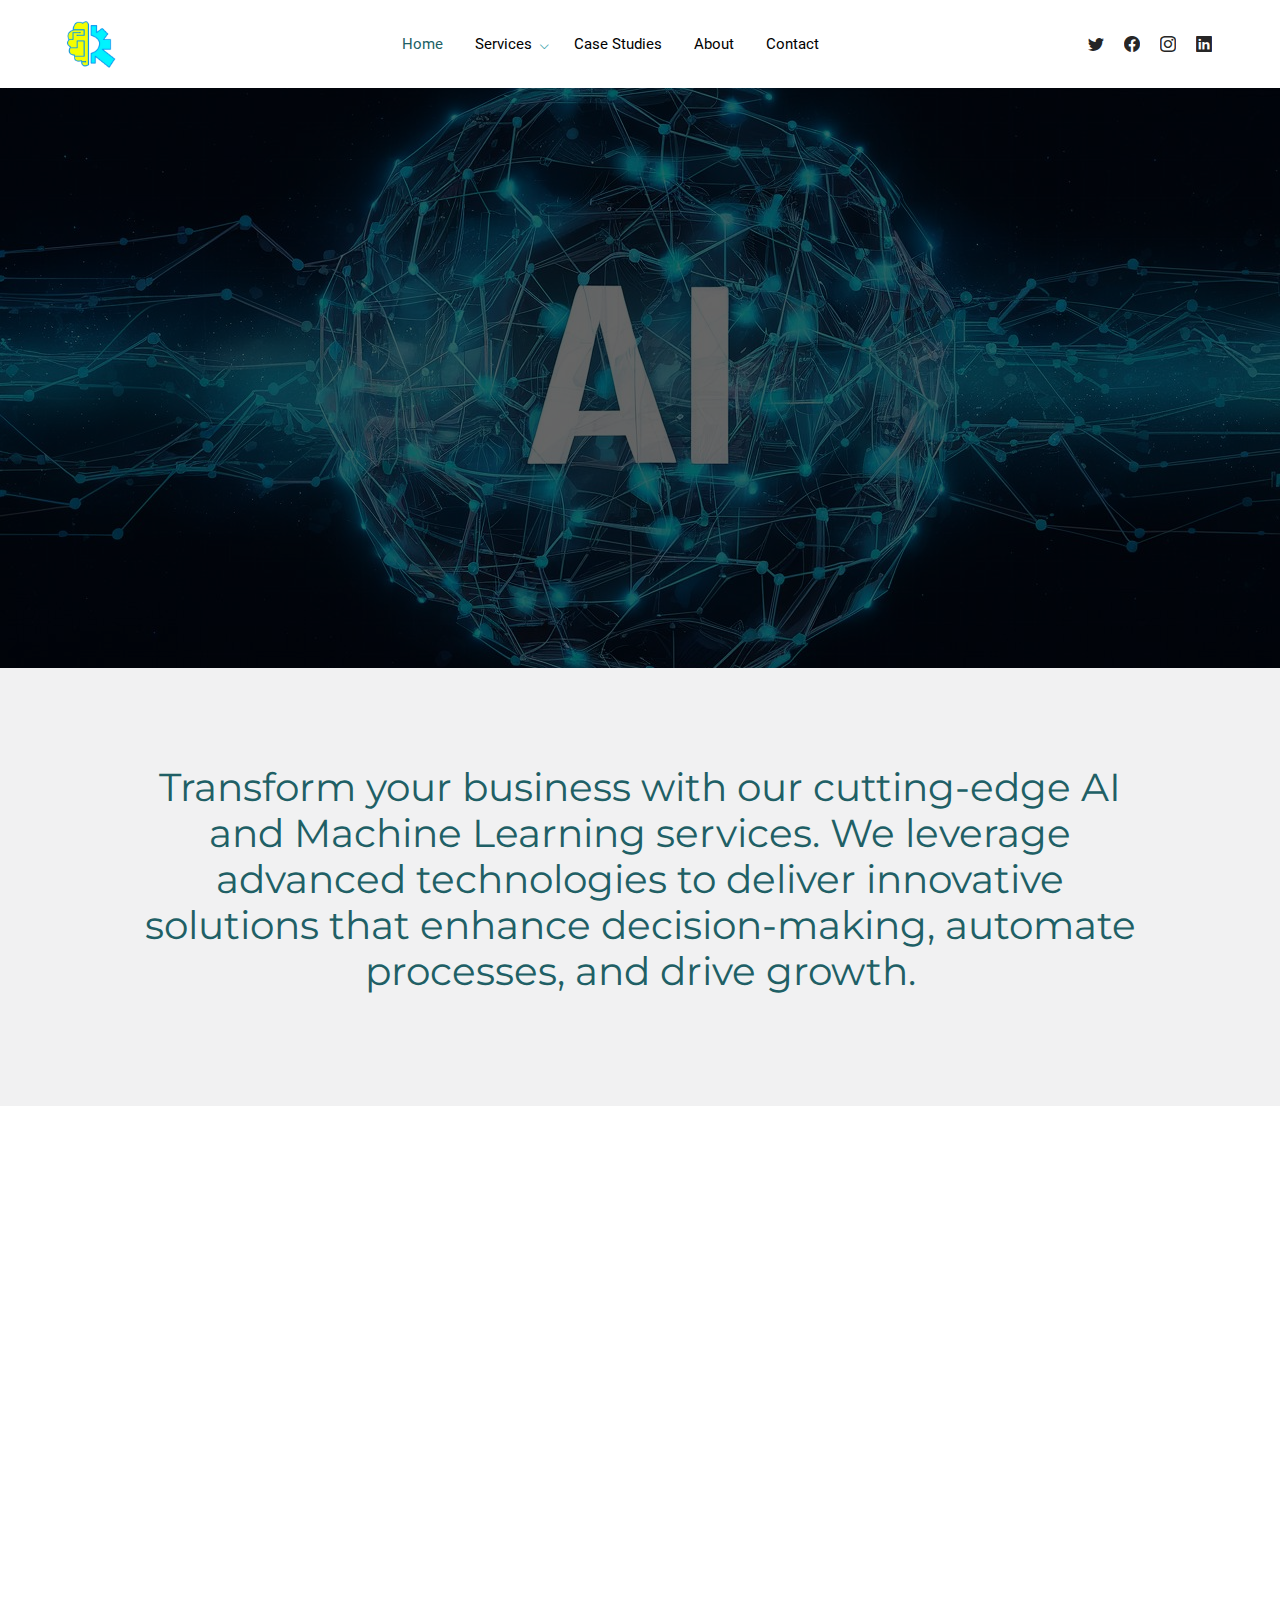
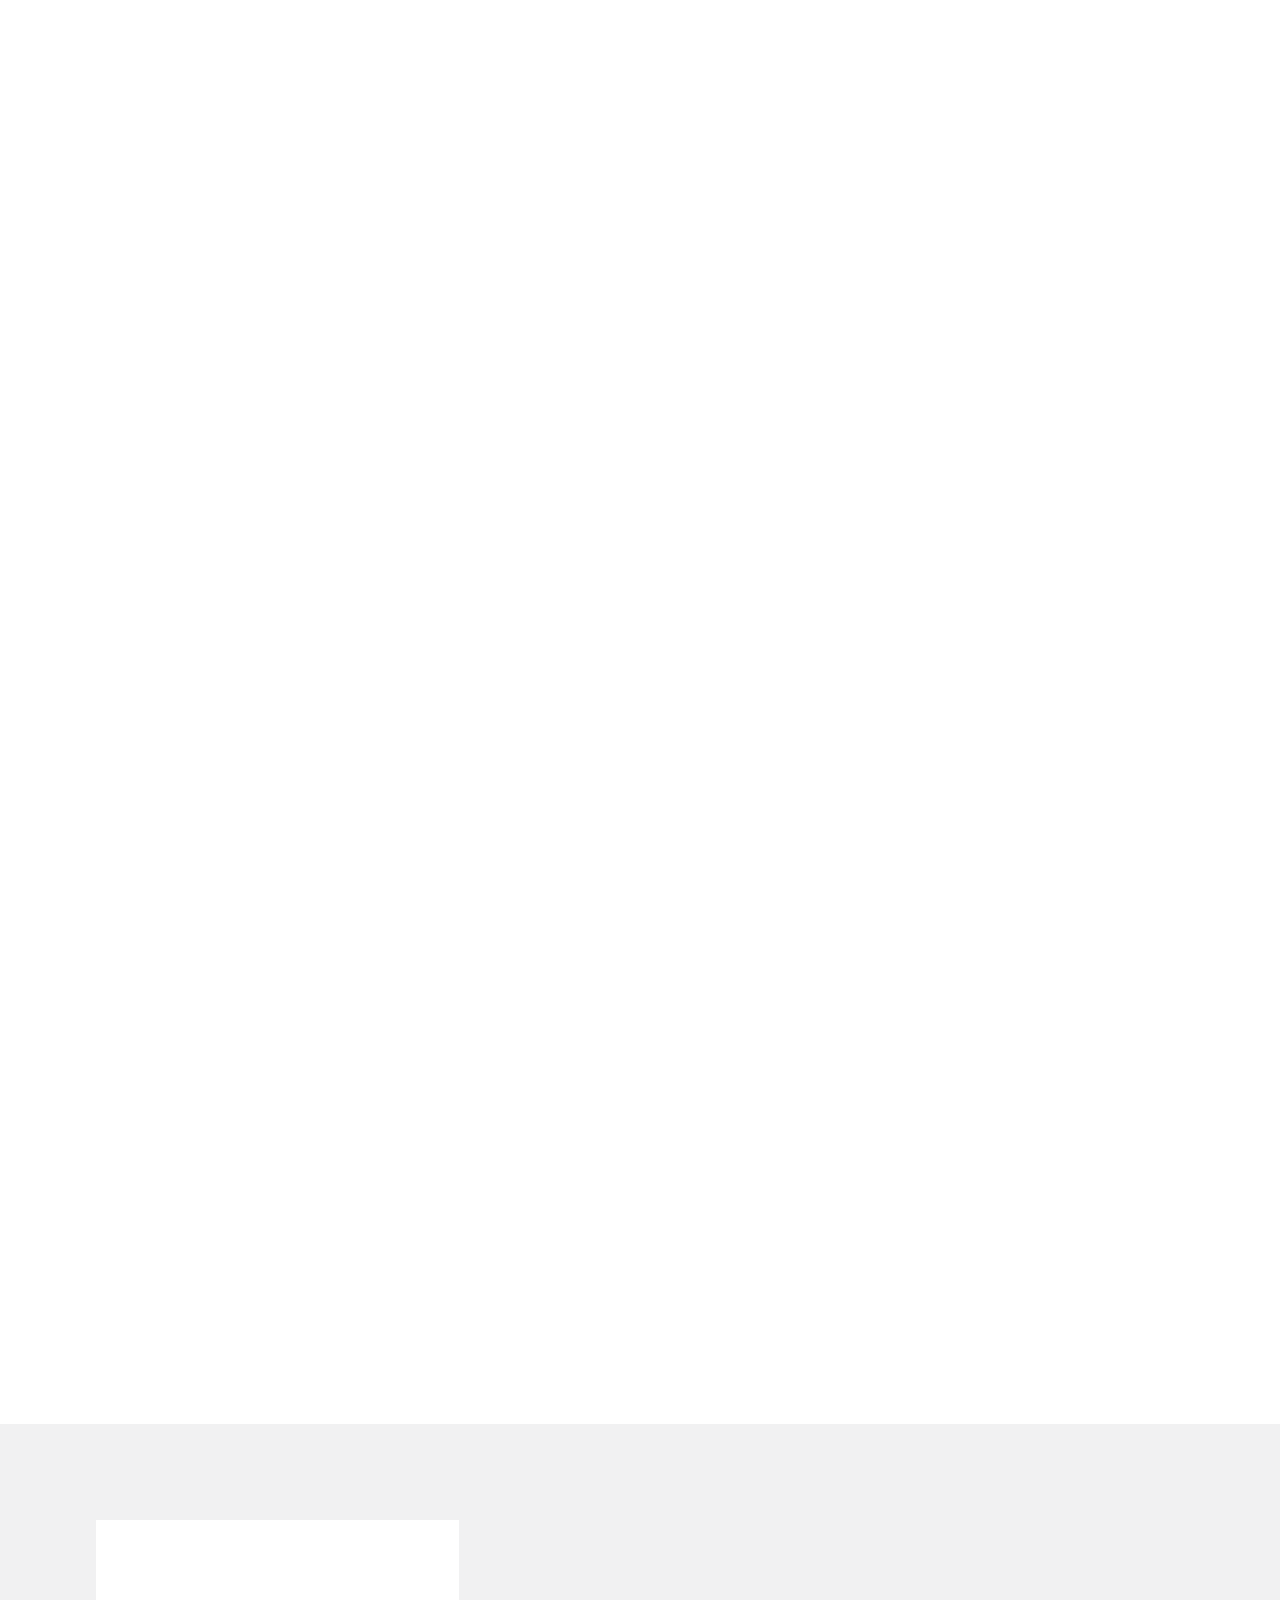
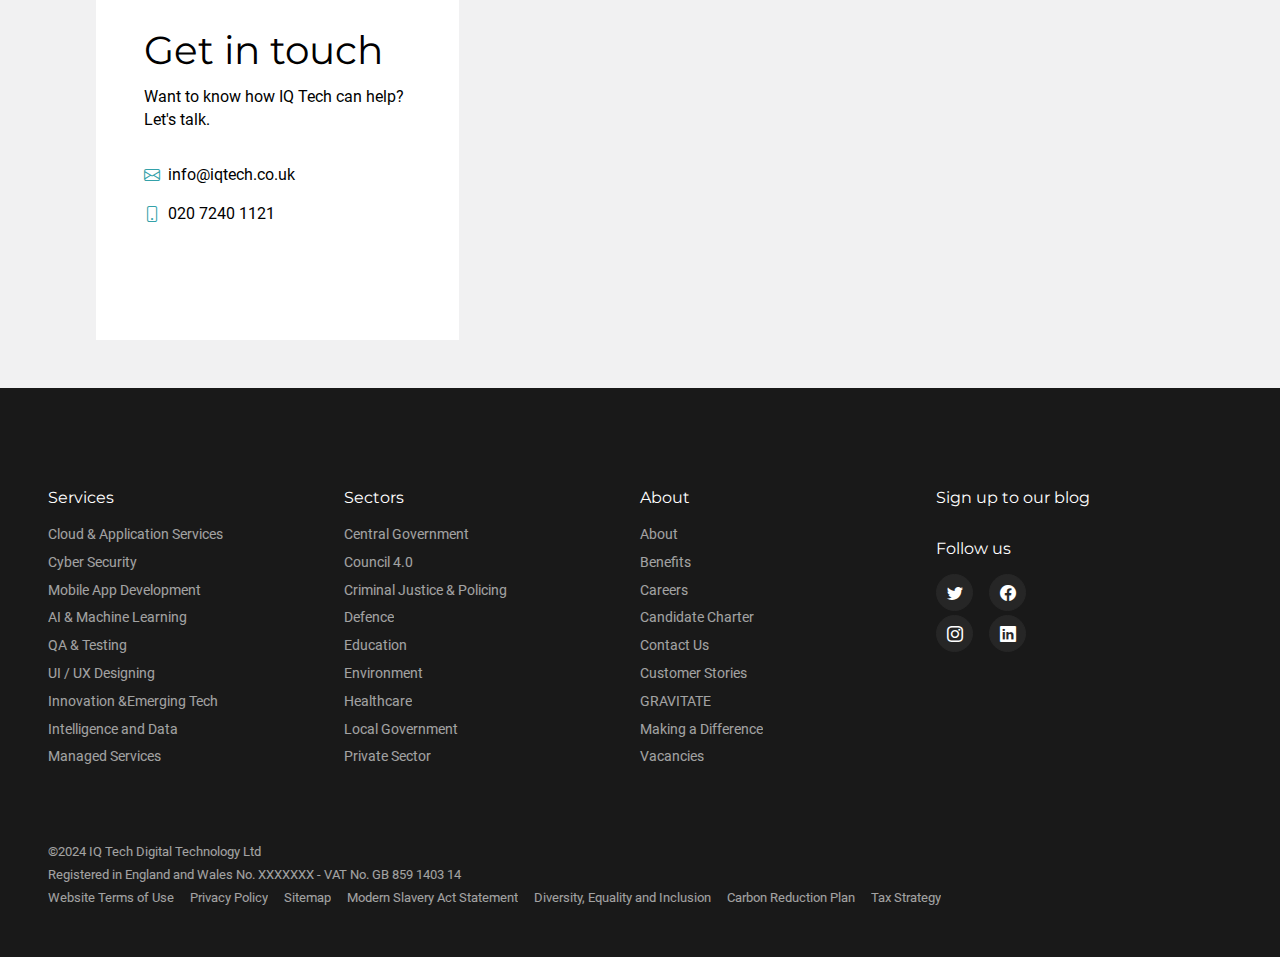
<file: html/AI.html>
<!DOCTYPE html>
<html lang="en" class=" supports csstransforms3d">

<head>
    <meta http-equiv="Content-Type" content="text/html; charset=UTF-8">

    <meta name="viewport" content="width=device-width, initial-scale=1, shrink-to-fit=no">
    <title>IQ TECH - AI and Machine Learning</title>
    <meta name="description"
        content="Delivering end-to-end software solutions that are user-centric, secure, and designed for the future.">
    <meta property="og:locale" content="en_GB">
    <meta property="og:type" content="website">
    <meta property="og:title" content="IQ TECH">
    <meta property="og:description"
        content="Delivering end-to-end software solutions that are user-centric, secure, and designed for the future.">
    <!-- <meta property="og:url" content="https://methods.co.uk/"> -->
    <meta property="og:site_name" content="IQ TECH">
    <meta property="og:image" content="/image/flogo.png">

    <link data-size="32" rel="icon" type="image/png" sizes="32x32" href="/images/flogo.png">
    <link data-size="96" rel="icon" type="image/png" sizes="96x96" href="/images/flogo.png">
    <link data-size="16" rel="icon" type="image/png" sizes="16x16" href="/images/flogo.png">
    <meta name="robots" content="max-image-preview:large">
    <link rel="dns-prefetch" href="https://js-eu1.hs-scripts.com/">
    <style id="classic-theme-styles-inline-css" type="text/css">
        /*! This file is auto-generated */
        .wp-block-button__link {
            color: #fff;
            background-color: #32373c;
            border-radius: 9999px;
            box-shadow: none;
            text-decoration: none;
            padding: calc(.667em + 2px) calc(1.333em + 2px);
            font-size: 1.125em
        }

        .wp-block-file__button {
            background: #32373c;
            color: #fff;
            text-decoration: none
        }
    </style>
    <style id="global-styles-inline-css" type="text/css">
        body {
            --wp--preset--color--black: #000000;
            --wp--preset--color--cyan-bluish-gray: #abb8c3;
            --wp--preset--color--white: #ffffff;
            --wp--preset--color--pale-pink: #f78da7;
            --wp--preset--color--vivid-red: #cf2e2e;
            --wp--preset--color--luminous-vivid-orange: #ff6900;
            --wp--preset--color--luminous-vivid-amber: #fcb900;
            --wp--preset--color--light-green-cyan: #7bdcb5;
            --wp--preset--color--vivid-green-cyan: #00d084;
            --wp--preset--color--pale-cyan-blue: #8ed1fc;
            --wp--preset--color--vivid-cyan-blue: #0693e3;
            --wp--preset--color--vivid-purple: #9b51e0;
            --wp--preset--gradient--vivid-cyan-blue-to-vivid-purple: linear-gradient(135deg, rgba(6, 147, 227, 1) 0%, rgb(155, 81, 224) 100%);
            --wp--preset--gradient--light-green-cyan-to-vivid-green-cyan: linear-gradient(135deg, rgb(122, 220, 180) 0%, rgb(0, 208, 130) 100%);
            --wp--preset--gradient--luminous-vivid-amber-to-luminous-vivid-orange: linear-gradient(135deg, rgba(252, 185, 0, 1) 0%, rgba(255, 105, 0, 1) 100%);
            --wp--preset--gradient--luminous-vivid-orange-to-vivid-red: linear-gradient(135deg, rgba(255, 105, 0, 1) 0%, rgb(207, 46, 46) 100%);
            --wp--preset--gradient--very-light-gray-to-cyan-bluish-gray: linear-gradient(135deg, rgb(238, 238, 238) 0%, rgb(169, 184, 195) 100%);
            --wp--preset--gradient--cool-to-warm-spectrum: linear-gradient(135deg, rgb(74, 234, 220) 0%, rgb(151, 120, 209) 20%, rgb(207, 42, 186) 40%, rgb(238, 44, 130) 60%, rgb(251, 105, 98) 80%, rgb(254, 248, 76) 100%);
            --wp--preset--gradient--blush-light-purple: linear-gradient(135deg, rgb(255, 206, 236) 0%, rgb(152, 150, 240) 100%);
            --wp--preset--gradient--blush-bordeaux: linear-gradient(135deg, rgb(254, 205, 165) 0%, rgb(254, 45, 45) 50%, rgb(107, 0, 62) 100%);
            --wp--preset--gradient--luminous-dusk: linear-gradient(135deg, rgb(255, 203, 112) 0%, rgb(199, 81, 192) 50%, rgb(65, 88, 208) 100%);
            --wp--preset--gradient--pale-ocean: linear-gradient(135deg, rgb(255, 245, 203) 0%, rgb(182, 227, 212) 50%, rgb(51, 167, 181) 100%);
            --wp--preset--gradient--electric-grass: linear-gradient(135deg, rgb(202, 248, 128) 0%, rgb(113, 206, 126) 100%);
            --wp--preset--gradient--midnight: linear-gradient(135deg, rgb(2, 3, 129) 0%, rgb(40, 116, 252) 100%);
            --wp--preset--font-size--small: 13px;
            --wp--preset--font-size--medium: 20px;
            --wp--preset--font-size--large: 36px;
            --wp--preset--font-size--x-large: 42px;
            --wp--preset--spacing--20: 0.44rem;
            --wp--preset--spacing--30: 0.67rem;
            --wp--preset--spacing--40: 1rem;
            --wp--preset--spacing--50: 1.5rem;
            --wp--preset--spacing--60: 2.25rem;
            --wp--preset--spacing--70: 3.38rem;
            --wp--preset--spacing--80: 5.06rem;
            --wp--preset--shadow--natural: 6px 6px 9px rgba(0, 0, 0, 0.2);
            --wp--preset--shadow--deep: 12px 12px 50px rgba(0, 0, 0, 0.4);
            --wp--preset--shadow--sharp: 6px 6px 0px rgba(0, 0, 0, 0.2);
            --wp--preset--shadow--outlined: 6px 6px 0px -3px rgba(255, 255, 255, 1), 6px 6px rgba(0, 0, 0, 1);
            --wp--preset--shadow--crisp: 6px 6px 0px rgba(0, 0, 0, 1);
        }

        :where(.is-layout-flex) {
            gap: 0.5em;
        }

        :where(.is-layout-grid) {
            gap: 0.5em;
        }

        body .is-layout-flow>.alignleft {
            float: left;
            margin-inline-start: 0;
            margin-inline-end: 2em;
        }

        body .is-layout-flow>.alignright {
            float: right;
            margin-inline-start: 2em;
            margin-inline-end: 0;
        }

        body .is-layout-flow>.aligncenter {
            margin-left: auto !important;
            margin-right: auto !important;
        }

        body .is-layout-constrained>.alignleft {
            float: left;
            margin-inline-start: 0;
            margin-inline-end: 2em;
        }

        body .is-layout-constrained>.alignright {
            float: right;
            margin-inline-start: 2em;
            margin-inline-end: 0;
        }

        body .is-layout-constrained>.aligncenter {
            margin-left: auto !important;
            margin-right: auto !important;
        }

        body .is-layout-constrained> :where(:not(.alignleft):not(.alignright):not(.alignfull)) {
            max-width: var(--wp--style--global--content-size);
            margin-left: auto !important;
            margin-right: auto !important;
        }

        body .is-layout-constrained>.alignwide {
            max-width: var(--wp--style--global--wide-size);
        }

        body .is-layout-flex {
            display: flex;
        }

        body .is-layout-flex {
            flex-wrap: wrap;
            align-items: center;
        }

        body .is-layout-flex>* {
            margin: 0;
        }

        body .is-layout-grid {
            display: grid;
        }

        body .is-layout-grid>* {
            margin: 0;
        }

        :where(.wp-block-columns.is-layout-flex) {
            gap: 2em;
        }

        :where(.wp-block-columns.is-layout-grid) {
            gap: 2em;
        }

        :where(.wp-block-post-template.is-layout-flex) {
            gap: 1.25em;
        }

        :where(.wp-block-post-template.is-layout-grid) {
            gap: 1.25em;
        }

        .has-black-color {
            color: var(--wp--preset--color--black) !important;
        }

        .has-cyan-bluish-gray-color {
            color: var(--wp--preset--color--cyan-bluish-gray) !important;
        }

        .has-white-color {
            color: var(--wp--preset--color--white) !important;
        }

        .has-pale-pink-color {
            color: var(--wp--preset--color--pale-pink) !important;
        }

        .has-vivid-red-color {
            color: var(--wp--preset--color--vivid-red) !important;
        }

        .has-luminous-vivid-orange-color {
            color: var(--wp--preset--color--luminous-vivid-orange) !important;
        }

        .has-luminous-vivid-amber-color {
            color: var(--wp--preset--color--luminous-vivid-amber) !important;
        }

        .has-light-green-cyan-color {
            color: var(--wp--preset--color--light-green-cyan) !important;
        }

        .has-vivid-green-cyan-color {
            color: var(--wp--preset--color--vivid-green-cyan) !important;
        }

        .has-pale-cyan-blue-color {
            color: var(--wp--preset--color--pale-cyan-blue) !important;
        }

        .has-vivid-cyan-blue-color {
            color: var(--wp--preset--color--vivid-cyan-blue) !important;
        }

        .has-vivid-purple-color {
            color: var(--wp--preset--color--vivid-purple) !important;
        }

        .has-black-background-color {
            background-color: var(--wp--preset--color--black) !important;
        }

        .has-cyan-bluish-gray-background-color {
            background-color: var(--wp--preset--color--cyan-bluish-gray) !important;
        }

        .has-white-background-color {
            background-color: var(--wp--preset--color--white) !important;
        }

        .has-pale-pink-background-color {
            background-color: var(--wp--preset--color--pale-pink) !important;
        }

        .has-vivid-red-background-color {
            background-color: var(--wp--preset--color--vivid-red) !important;
        }

        .has-luminous-vivid-orange-background-color {
            background-color: var(--wp--preset--color--luminous-vivid-orange) !important;
        }

        .has-luminous-vivid-amber-background-color {
            background-color: var(--wp--preset--color--luminous-vivid-amber) !important;
        }

        .has-light-green-cyan-background-color {
            background-color: var(--wp--preset--color--light-green-cyan) !important;
        }

        .has-vivid-green-cyan-background-color {
            background-color: var(--wp--preset--color--vivid-green-cyan) !important;
        }

        .has-pale-cyan-blue-background-color {
            background-color: var(--wp--preset--color--pale-cyan-blue) !important;
        }

        .has-vivid-cyan-blue-background-color {
            background-color: var(--wp--preset--color--vivid-cyan-blue) !important;
        }

        .has-vivid-purple-background-color {
            background-color: var(--wp--preset--color--vivid-purple) !important;
        }

        .has-black-border-color {
            border-color: var(--wp--preset--color--black) !important;
        }

        .has-cyan-bluish-gray-border-color {
            border-color: var(--wp--preset--color--cyan-bluish-gray) !important;
        }

        .has-white-border-color {
            border-color: var(--wp--preset--color--white) !important;
        }

        .has-pale-pink-border-color {
            border-color: var(--wp--preset--color--pale-pink) !important;
        }

        .has-vivid-red-border-color {
            border-color: var(--wp--preset--color--vivid-red) !important;
        }

        .has-luminous-vivid-orange-border-color {
            border-color: var(--wp--preset--color--luminous-vivid-orange) !important;
        }

        .has-luminous-vivid-amber-border-color {
            border-color: var(--wp--preset--color--luminous-vivid-amber) !important;
        }

        .has-light-green-cyan-border-color {
            border-color: var(--wp--preset--color--light-green-cyan) !important;
        }

        .has-vivid-green-cyan-border-color {
            border-color: var(--wp--preset--color--vivid-green-cyan) !important;
        }

        .has-pale-cyan-blue-border-color {
            border-color: var(--wp--preset--color--pale-cyan-blue) !important;
        }

        .has-vivid-cyan-blue-border-color {
            border-color: var(--wp--preset--color--vivid-cyan-blue) !important;
        }

        .has-vivid-purple-border-color {
            border-color: var(--wp--preset--color--vivid-purple) !important;
        }

        .has-vivid-cyan-blue-to-vivid-purple-gradient-background {
            background: var(--wp--preset--gradient--vivid-cyan-blue-to-vivid-purple) !important;
        }

        .has-light-green-cyan-to-vivid-green-cyan-gradient-background {
            background: var(--wp--preset--gradient--light-green-cyan-to-vivid-green-cyan) !important;
        }

        .has-luminous-vivid-amber-to-luminous-vivid-orange-gradient-background {
            background: var(--wp--preset--gradient--luminous-vivid-amber-to-luminous-vivid-orange) !important;
        }

        .has-luminous-vivid-orange-to-vivid-red-gradient-background {
            background: var(--wp--preset--gradient--luminous-vivid-orange-to-vivid-red) !important;
        }

        .has-very-light-gray-to-cyan-bluish-gray-gradient-background {
            background: var(--wp--preset--gradient--very-light-gray-to-cyan-bluish-gray) !important;
        }

        .has-cool-to-warm-spectrum-gradient-background {
            background: var(--wp--preset--gradient--cool-to-warm-spectrum) !important;
        }

        .has-blush-light-purple-gradient-background {
            background: var(--wp--preset--gradient--blush-light-purple) !important;
        }

        .has-blush-bordeaux-gradient-background {
            background: var(--wp--preset--gradient--blush-bordeaux) !important;
        }

        .has-luminous-dusk-gradient-background {
            background: var(--wp--preset--gradient--luminous-dusk) !important;
        }

        .has-pale-ocean-gradient-background {
            background: var(--wp--preset--gradient--pale-ocean) !important;
        }

        .has-electric-grass-gradient-background {
            background: var(--wp--preset--gradient--electric-grass) !important;
        }

        .has-midnight-gradient-background {
            background: var(--wp--preset--gradient--midnight) !important;
        }

        .has-small-font-size {
            font-size: var(--wp--preset--font-size--small) !important;
        }

        .has-medium-font-size {
            font-size: var(--wp--preset--font-size--medium) !important;
        }

        .has-large-font-size {
            font-size: var(--wp--preset--font-size--large) !important;
        }

        .has-x-large-font-size {
            font-size: var(--wp--preset--font-size--x-large) !important;
        }

        .wp-block-navigation a:where(:not(.wp-element-button)) {
            color: inherit;
        }

        :where(.wp-block-post-template.is-layout-flex) {
            gap: 1.25em;
        }

        :where(.wp-block-post-template.is-layout-grid) {
            gap: 1.25em;
        }

        :where(.wp-block-columns.is-layout-flex) {
            gap: 2em;
        }

        :where(.wp-block-columns.is-layout-grid) {
            gap: 2em;
        }

        .wp-block-pullquote {
            font-size: 1.5em;
            line-height: 1.6;
        }
    </style>
    <link rel="stylesheet" href="https://cdn.jsdelivr.net/npm/bootstrap-icons@1.11.3/font/bootstrap-icons.min.css">
    <link rel="stylesheet" href="/stylesheet/style.css" media="all">
    <script type="text/javascript" async="" src="/javascript/js"></script>
    <script type="text/javascript" class="hsq-set-content-id" data-content-id="standard-page">
        var _hsq = _hsq || [];
        _hsq.push(["setContentType", "standard-page"]);
    </script>
    <style>
        .c_icon {
            display: inline-block;
            /* Ensures the div behaves like an inline element */
            width: 80px;
            /* Set the width of the div to match the font size */
            margin: 0 auto;
            /* Center the div horizontally */
            margin-top: 15px;
        }

        .c_icon i {
            font-size: 80px;
            /* Maintain the font size for the icon */
        }
    </style>
</head>

<body class="page-template-default page page-id-196 page-child parent-pageid-122">
    <div id="hs-web-interactives-top-push-anchor" class="go3670563033"></div>

    <header data-current-page="home" class="section-in section-been">
        <nav id="main-nav" class="c-main-nav">
            <div class="container">
                <div class="c-main-nav-logo">
                    <a href="/index.html" class="logo-container"><img src="/images/flogo.png" alt="IQ TECH"></a>
                </div>
                <ul class="c-main-nav-links c-main-nav-links--p">
                    <li class="page-link active" data-page-name="home">
                        <a href="/index.html">Home</a>
                    </li>

                    <li class="page-link has-children" tabindex="0" data-page-name="Services">
                        <a href="/html/services.html">Services<i class="bi-chevron-down"></i></a>
                        <div class="children">
                            <div class="children__title">
                                <p>What we do</p>
                                <p class="h3">Services &amp; solutions</p>
                            </div>
                            <ul class="children__links">
                                <li>
                                    <a href="/html/cloud.html"><span>Cloud Engineering and Platforms<i
                                                class="bi-arrow-right"></i></span></a>
                                </li>
                                <li>
                                    <a href="/html/Cyber.html"><span>Cyber Security Services<i
                                                class="bi-arrow-right"></i></span></a>
                                </li>
                                <li>
                                    <a href="/html/Web.html"><span>Web & Mobile Solutions<i
                                                class="bi-arrow-right"></i></span></a>
                                </li>
                                <li>
                                    <a href="/html/AI.html"><span>AI and Machine Learning<i
                                                class="bi-arrow-right"></i></span></a>
                                </li>
                                <li>
                                    <a href="/html/QA.html"><span>QA and Testing Services<i
                                                class="bi-arrow-right"></i></span></a>
                                </li>
                                <li>
                                    <a href="/html/UI.html"><span>UI/UX Design Services<i
                                                class="bi-arrow-right"></i></span></a>
                                </li>
                                <li>
                                    <a href="/html/power.html"><span>Power BI<i class="bi-arrow-right"></i></span></a>
                                </li>
                                <li>
                                    <a href="/html/manage.html"><span>Managed Services<i
                                                class="bi-arrow-right"></i></span></a>
                                </li>
                                <li>
                                    <a href="/html/intelligence.html"><span>Intelligence and Data Services<i
                                                class="bi-arrow-right"></i></span></a>
                                </li>

                            </ul>
                        </div>
                        <i class="bi-chevron-down"></i>
                    </li>
                    <li class="page-link" data-page-name="contact-us">
                        <a href="#">Case Studies</a>
                    </li>
                    <li class="page-link" data-page-name="contact-us">
                        <a href="/html/about.html">About</a>
                    </li>

                    <li class="page-link" data-page-name="contact-us">
                        <a href="#">Contact</a>
                    </li>
                </ul>

                <ul class="c-main-nav-links c-main-nav-links--s">
                    <li class="page-link page-link--social"><a href="#" target="_blank" rel="noreferrer"
                            aria-label="Follow us on Twitter"><i class="bi-twitter"></i></a></li>
                    <li class="page-link page-link--social"><a href="#" target="_blank" rel="noreferrer"
                            aria-label="Follow us on Facebook"><i class="bi-facebook"></i></a></li>
                    <li class="page-link page-link--social"><a href="#" target="_blank" rel="noreferrer"
                            aria-label="Follow us on Instagram"><i class="bi-instagram"></i></a></li>
                    <li class="page-link page-link--social"><a href="#" target="_blank" rel="noreferrer"
                            aria-label="Follow us on LinkedIn"><i class="bi-linkedin"></i></a></li>

                </ul>

                <button id="nav-toggle" class="nav-toggle">
                    Menu
                    <span class="lines"></span>
                </button>
            </div>
        </nav>
    </header>

    <main>
        <section class="c-page-header ll-image section-been section-init"
            style="background-image: url(&quot;/images/ai-and-machine-learning.jpeg&quot;);">
            <div class="container">
                <div class="c-page-header-inner">
                    <div class="c-page-header-content">
                        <!-- <h1>AI and Machine Learning</h1> -->
                    </div>
                </div>
            </div>
        </section> <!-- blocks -->

        <section class="c-block c-block--cols c-block--grey section-in section-been">
            <div class="container container--block">
                <h2 class="c-block-title">Transform your business with our cutting-edge AI and Machine Learning services. We leverage advanced technologies to deliver innovative solutions that enhance decision-making, automate processes, and drive growth.</h2>
            </div>
            <!-- <div class="container narrow">
                <div class="col">
                    <div class="wysiwyg-content">

                        <p style="text-align: left;">IQ Tech propels your business to the forefront of innovation with
                            our Power Apps services. We specialize in creating custom solutions tailored to your needs.
                            Whether it's streamlining your processes, enhancing decision-making with Power BI, or
                            automating tasks with Power Automate, we've got you covered. Our team guides you every step
                            of the way, ensuring you maximize the benefits of Power Apps. With IQ Tech, you're poised
                            for a leap in productivity and a future of efficient operations.</p>

                        <h1 style="text-align: center;"><span style="color: #205f65;">Why Us</span></h1>

                        <h2 style="text-align: left;"><span style="color: #205f65;">Seamless Power Platform
                                Integration</span></h2>

                        <p style="text-align: left;"><span style="color: #000000;">Our integration services
                                ensure that
                                your Power Platform solutions work in perfect harmony with your existing
                                systems. From
                                custom connectors to APIs, we facilitate smooth data exchange and system
                                interoperability, enhancing the efficiency and effectiveness of your digital
                                ecosystem.
                        </p>


                        <h2 style="text-align: left;"><span style="color: #205f65;">Governance, Security, &
                                Compliance
                            </span></h2>
                        <p style="text-align: left;">Navigate the complexities of digital governance with our
                            advisory
                            services. We provide expert guidance on best practices for governance, security, and
                            compliance within the Power Platform environment, ensuring your solutions are robust,
                            secure, and compliant with regulatory standards.

                        </p>


                        <h2 style="text-align: left;"><span style="color: #205f65;">Ongoing Training &
                                Support</span>
                        </h2>
                        <p style="text-align: left;">Empower your team with our comprehensive training and support
                            services. We provide tailored training sessions to ensure your workforce is adept at
                            utilizing the developed solutions, complemented by ongoing support to address any
                            challenges, ensuring smooth operation and continuous improvement.</p>

                    </div>
                </div>
            </div> -->
        </section>




        <section class="c-block c-block--page-links section-init" style="background-color: white;">
            <h2 class="c-block-title">Our Offerings</h2>
            <div class="container" style="margin-top: 2em;">
                <article class="c-page-link" style="border: 2px dotted rebeccapurple;">
                    <a href="/html/cloud.html" class="c-page-link-inner" aria-label="Services">
                        <div class="c_icon">
                            <i class="bi bi-lightbulb" style="color: rebeccapurple;"></i>

                        </div>
                        <div class="c-page-link__content" style="justify-content: space-evenly">
                            <h3 style="text-align: center;">AI Strategy & Consulting</h3>
                        </div>
                        <div class="c-page-link__content">
                            <p style="text-align: center;">Developing tailored AI strategies that align with your business objectives. Our consulting services help you identify opportunities, plan AI initiatives, and integrate AI into your operations.</p>

                            <!-- <i class="bi-arrow-right"></i> -->
                        </div>
                    </a>

                </article>
                <article class="c-page-link" style="border: 2px dotted rgb(255, 213, 0);">
                    <a href="#" class="c-page-link-inner" aria-label="About">
                        <div class="c_icon">
                            <i class="bi bi-cpu" style="color:  rgb(255, 213, 0);;"></i>
                            <!-- <div class="ll-image media-cover" data-ll-type="bg" data-ll-src="/images/power_bi.png"></div> -->
                        </div>
                        <div class="c-page-link__content" style="justify-content: space-evenly">
                            <h3 style="text-align: center;">Machine Learning Model Development</h3>
                        </div>
                        <div class="c-page-link__content">
                            <p style="text-align: center;">Creating sophisticated machine learning models tailored to your specific needs. We develop algorithms that analyze data, recognize patterns, and make predictions to support data-driven decisions.</p>

                            <!-- <i class="bi-arrow-right"></i> -->
                        </div>
                    </a>
                </article>

                <article class="c-page-link" style="border: 2px dotted rgb(0, 128, 255);">
                    <a href="#" class="c-page-link-inner" aria-label="About">
                        <div class="c_icon">
                            <i class="bi bi-chat" style="color: rgb(0, 128, 255); ;"></i>
                            <!-- <div class="ll-image media-cover" data-ll-type="bg" data-ll-src="/images/power_auto.png">
                                </div> -->
                        </div>
                        <div class="c-page-link__content" style="justify-content: space-evenly">
                            <h3 style="text-align: center;">Natural Language Processing (NLP)</h3>
                        </div>
                        <div class="c-page-link__content">
                            <p style="text-align: center;">Implementing NLP solutions to enable machines to understand and interact with human language. Our services include chatbots, sentiment analysis, and language translation to enhance customer interactions.</p>

                            <!-- <i class="bi-arrow-right"></i> -->
                        </div>
                    </a>
                </article>
            </div>

            <div class="container" style="margin-top: 2em;">
                <article class="c-page-link" style="border: 2px dotted rgb(64, 128, 128);">
                    <a href="#" class="c-page-link-inner" aria-label="About">
                        <div class="c_icon">
                            <i class="bi bi-eye" style="color: rgb(64, 128, 128);"></i>
                            <!-- <div class="ll-image media-cover" data-ll-type="bg" data-ll-src="/images/Power_Copilot.png">
                                </div> -->
                        </div>
                        <div class="c-page-link__content" style="justify-content: space-evenly">
                            <h3 style="text-align: center;">Computer Vision</h3>
                        </div>
                        <div class="c-page-link__content">
                            <p style="text-align: center;">Utilizing computer vision technologies to interpret and analyze visual data. Our solutions include image recognition, object detection, and video analysis for applications in various industries.
                            </p>

                            <!-- <i class="bi-arrow-right"></i> -->
                        </div>
                    </a>
                </article>

                <article class="c-page-link" style="border: 2px dotted rgb(226, 134, 49)">
                    <a href="#" class="c-page-link-inner" aria-label="About">
                        <div class="c_icon">
                            <i class="bi bi-bar-chart" style="color: rgb(226, 134, 49)"></i>
                            <!-- <i class="></i> -->
                            <!-- <div class="ll-image media-cover" data-ll-type="bg"
                                    data-ll-src="/images/power_plateform.jpg"></div> -->
                        </div>
                        <div class="c-page-link__content" style="justify-content: space-evenly">
                            <h3 style="text-align: center;">Predictive Analytics:</h3>
                        </div>
                        <div class="c-page-link__content">
                            <p style="text-align: center;">Leveraging predictive analytics to forecast trends and behaviors. Our models help you anticipate future outcomes, optimize operations, and improve strategic planning.</p>

                            <!-- <i class="bi-arrow-right"></i> -->
                        </div>
                    </a>
                </article>

                <article class="c-page-link" style="border: 2px dotted rgb(218, 81, 147)" ;>
                    <a href="#" class="c-page-link-inner" aria-label="About">
                        <div class="c_icon">
                            <i class="bi bi-magic" style="color: rgb(218, 81, 147)"></i>
                            <!-- <div class="ll-image media-cover" data-ll-type="bg" data-ll-src="/images/connector.jpg">
                                </div> -->
                        </div>
                        <div class="c-page-link__content" style="justify-content: space-evenly">
                            <h3 style="text-align: center;">Generative AI</h3>
                        </div>
                        <div class="c-page-link__content">
                            <p style="text-align: center;">
                                Developing generative AI models to create new content and solutions. Our expertise includes applications in content creation, design, and automated code generation</p>

                            <!-- <i class="bi-arrow-right"></i> -->
                        </div>
                    </a>
                </article>

            </div>
            <div class="container"  style="margin-top: 2em;">
                <article class="c-page-link" style="border: 2px dotted #356434">
                    <a href="#" class="c-page-link-inner" aria-label="About">
                        <div class="c_icon">
                            <i class="bi bi-tools" style="color: #356434"></i>
                            <!-- <div class="ll-image media-cover" data-ll-type="bg" data-ll-src="/images/Power_Copilot.png">
                                </div> -->
                        </div>
                        <div class="c-page-link__content" style="justify-content: space-evenly">
                            <h3 style="text-align: center;">AI-Powered Automation</h3>
                        </div>
                        <div class="c-page-link__content">
                            <p style="text-align: center;"> Implementing AI-driven automation to streamline workflows and enhance efficiency. We help you automate repetitive tasks, reducing manual effort and increasing productivity.

                            </p>

                            <!-- <i class="bi-arrow-right"></i> -->
                        </div>
                    </a>
                </article>

                <article class="c-page-link" style="border: 2px dotted #BB3148">
                    <a href="#" class="c-page-link-inner" aria-label="About">
                        <div class="c_icon">
                            <i class="bi bi-database" style="color: #BB3148"></i>
                            <!-- <i class="></i> -->
                            <!-- <div class="ll-image media-cover" data-ll-type="bg"
                                    data-ll-src="/images/power_plateform.jpg"></div> -->
                        </div>
                        <div class="c-page-link__content" style="justify-content: space-evenly">
                            <h3 style="text-align: center;">Data Engineering & Preparation</h3>
                        </div>
                        <div class="c-page-link__content">
                            <p style="text-align: center;">Preparing and managing data to ensure high-quality inputs for AI and machine learning models. Our services include data cleaning, integration, and transformation to support accurate and reliable analyses.</p>

                            <!-- <i class="bi-arrow-right"></i> -->
                        </div>
                    </a>
                </article>

                <article class="c-page-link" style="border: 2px dotted #DA74DD">
                    <a href="#" class="c-page-link-inner" aria-label="About">
                        <div class="c_icon">
                            <i class="bi bi-cloud-upload" style="color: #DA74DD"></i>
                            <!-- <i class="></i> -->
                            <!-- <div class="ll-image media-cover" data-ll-type="bg"
                                    data-ll-src="/images/power_plateform.jpg"></div> -->
                        </div>
                        <div class="c-page-link__content" style="justify-content: space-evenly">
                            <h3 style="text-align: center;">AI Integration & Deployment</h3>
                        </div>
                        <div class="c-page-link__content">
                            <p style="text-align: center;">Integrating AI solutions seamlessly into your existing systems and workflows. We ensure smooth deployment and provide ongoing support to maximize the impact of AI initiatives.</p>

                            <!-- <i class="bi-arrow-right"></i> -->
                        </div>
                    </a>
                </article>

            </div>

            <div class="container"  style="margin-top: 2em;">
                <article class="c-page-link" style="border: 2px dotted #007BFF">
                    <a href="#" class="c-page-link-inner" aria-label="About">
                        <div class="c_icon">
                            <i class="bi bi-shield" style="color: #007BFF"></i>
                            <!-- <div class="ll-image media-cover" data-ll-type="bg" data-ll-src="/images/Power_Copilot.png">
                                </div> -->
                        </div>
                        <div class="c-page-link__content" style="justify-content: space-evenly">
                            <h3 style="text-align: center;">AI Ethics & Governance</h3>
                        </div>
                        <div class="c-page-link__content">
                            <p style="text-align: center;"> Ensuring responsible and ethical AI practices. We help you establish governance frameworks that address bias, transparency, and accountability in AI systems.

                            </p>

                            <!-- <i class="bi-arrow-right"></i> -->
                        </div>
                    </a>
                </article>

                <article class="c-page-link" style="border: 2px dotted #DA5193">
                    <a href="#" class="c-page-link-inner" aria-label="About">
                        <div class="c_icon">
                            <i class="bi bi-puzzle" style="color: #DA5193"></i>
                            <!-- <i class="></i> -->
                            <!-- <div class="ll-image media-cover" data-ll-type="bg"
                                    data-ll-src="/images/power_plateform.jpg"></div> -->
                        </div>
                        <div class="c-page-link__content" style="justify-content: space-evenly">
                            <h3 style="text-align: center;">Custom AI Solutions</h3>
                        </div>
                        <div class="c-page-link__content">
                            <p style="text-align: center;">Developing bespoke AI solutions to meet unique business challenges. Our team works closely with you to design and implement AI applications that drive innovation and competitive advantage.</p>

                            <!-- <i class="bi-arrow-right"></i> -->
                        </div>
                    </a>
                </article>
</div>
        </section>

        <!-- <section class="c-block c-block--cols c-block--grey section-init">
            <div class="container container--block">
                <h1 class="c-block-title">Our Process</h1>
            </div>
            <div class="container narrow">
                <div class="col">
                    <div class="wysiwyg-content">

                        <h1><span style="color: #205f65;"><strong>Simple, Seamless, Streamlined.</strong></span></h1>
                        <div style="display: flex; align-items: flex-start;">
                            <img src="/images/1.png" style="margin-right: 15px;margin-top: 5px; width: 70px;">
                            <div>
                                <h2><span style="color: #205f65;"><strong>Discovery call</strong></span></h2>
                                <p>A discovery call will help us discuss your project’s needs, challenges, and goals. It
                                    helps
                                    gather relevant information to understand your requirements and determine the
                                    solution.</p>
                            </div>
                        </div>
                        <div style="display: flex; align-items: flex-start;">
                            <img src="/images/2.png" style="margin-right: 15px;margin-top: 5px; width: 70px;">
                            <div>
                                <h2><span style="color: #205f65;"><strong>Discuss solution and team
                                            structure.</strong></span>
                                </h2>
                                <p>Now we will discuss how our team can help solve your challenge. Here we highlight the
                                    key
                                    features, project specifications, and budget, finalize the engagement model, and
                                    select and
                                    onboard your team.</p>
                            </div>
                        </div>
                        <div style="display: flex; align-items: flex-start;">
                            <img src="/images/3.png" style="margin-right: 15px;margin-top: 5px; width: 70px;">
                            <div>
                                <h2><span style="color: #205f65;"><strong>Get started and track
                                            performances</strong></span>
                                </h2>
                                <p>After discussion, our team will get to work. We will continuously track the progress
                                    and
                                    update you to take your feedback to cater to your needs and complete the project on
                                    time.
                                </p>
                            </div>
                        </div>
                    </div>
                </div>
            </div>
            <div class="container container--block">
            </div>
        </section> -->

        <section class="c-cta-footer section-init">
            <div class="container">
                <div class="ll-image col col--50 col--md-66 c-cta-footer-cover" data-ll-type="bg"
                    data-ll-src="/images/contact.jpeg"></div>
                <div class="col col--50 col--md-33 c-cta-footer-content">
                    <div class="cta-footer-content-inner">
                        <h2 class="">Get in touch</h2>
                        <p class="sub-text">Want to know how IQ Tech can help? Let's talk.</p>
                        <p class="p-l"><i class="bi bi-envelope"></i><a
                                href="mailto:info@Iqtech.co.uk">info@iqtech.co.uk</a>
                        </p>
                        <p class="p-l"><i class="bi-phone"></i><a href="tel:02072401121">020 7240 1121</a></p>
                    </div>
                </div>
            </div>
        </section>
    </main>


    <footer class="section-init">
        <div class="container">
            <nav class="footer">
                <div class="footer-menu-col">
                    <h3>Services</h3>
                    <ul class="menu">
                        <li><a href="#">Cloud & Application Services</a></li>
                        <li><a href="#">Cyber Security</a></li>
                        <li><a href=#>Mobile App Development</a></li>
                        <li><a href="#">AI & Machine Learning</a></li>
                        <li><a href="#">QA & Testing</a></li>
                        <li><a href="#">UI / UX Designing</a></li>
                        <li><a href="#">Innovation &amp;Emerging Tech</a></li>
                        <li><a href="#">Intelligence and Data</a></li>
                        <li><a href="#">Managed Services</a></li>

                    </ul>
                </div>
                <div class="footer-menu-col">
                    <h3>Sectors</h3>
                    <ul class="menu">
                        <li><a href="#">Central Government</a>
                        </li>
                        <li><a href="#" target="_blank" rel="noreferrer">Council 4.0</a>
                        </li>
                        <li><a href="#">Criminal Justice &amp; Policing</a></li>
                        <li><a href="#">Defence</a></li>
                        <li><a href="#">Education</a></li>
                        <li><a href="#">Environment</a></li>
                        <li><a href="#">Healthcare</a></li>
                        <li><a href="#">Local Government</a></li>
                        <li><a href="#">Private Sector</a></li>
                    </ul>
                </div>
                <div class="footer-menu-col">
                    <h3>About</h3>
                    <ul class="menu">

                        <li><a href="#">About</a></li>
                        <li><a href="#">Benefits</a></li>
                        <li><a href="#">Careers</a></li>
                        <li><a href="#">Candidate Charter</a></li>
                        <li><a href="#">Contact Us</a></li>
                        <li><a href="#">Customer Stories</a></li>

                        <li><a href="#">GRAVITATE</a></li>
                        <li><a href="#">Making a Difference</a></li>

                        <li><a href="#">Vacancies</a></li>
                    </ul>
                </div>
            </nav>
            <div class="footer-follow">
                <h3>Sign up to our blog</h3>
                <script src="/javascript/forms2.min.js.download"></script>
                <form id="mktoForm_1187" data-hs-cf-bound="true"></form>
                <script>MktoForms2.loadForm("//app-lon09.marketo.com", "712-UQW-323", 1187);</script>
                <h3>Follow us</h3>
                <ul class="social-links">
                    <li><a href="#" rel="noreferrer" target="_blank" aria-label="Follow us on Twitter"><i
                                class="bi-twitter"></i></a></li>
                    <li><a href="#" rel="noreferrer" target="_blank" aria-label="Follow us on Facebook"><i
                                class="bi-facebook"></i></a></li>
                </ul>
                <ul class="social-links">
                    <li><a href="#" rel="noreferrer" target="_blank" aria-label="Follow us on Instagram"><i
                                class="bi-instagram"></i></a></li>
                    <li><a href="#" rel="noreferrer" target="_blank" aria-label="Follow us on LinkedIn"><i
                                class="bi-linkedin"></i></a></li>
                </ul>
            </div>
            <div class="footer-btm">
                <div class="footer-btm-container">
                    <div class="legal-copy">
                        <p>©2024 IQ Tech Digital Technology Ltd<br>
                            Registered in England and Wales No. XXXXXXX - VAT No. GB 859 1403 14</p>
                    </div>
                    <nav class="footer-legal">
                        <ul class="menu">
                            <li><a href="" target="_blank" rel="noreferrer">Website Terms of Use</a></li>
                            <li><a href="" target="_blank" rel="noreferrer">Privacy Policy</a></li>
                            <li><a href="">Sitemap</a></li>
                            <li><a href="" target="_blank" rel="noreferrer">Modern Slavery Act Statement</a></li>
                            <li><a href="" target="_blank" rel="noreferrer">Diversity, Equality and Inclusion</a></li>
                            <li><a href="" target="_blank" rel="noreferrer">Carbon Reduction Plan</a></li>
                            <li><a href="" target="_blank" rel="noreferrer">Tax Strategy</a></li>
                        </ul>
                    </nav>
                </div>
            </div>
        </div>
    </footer>

    <div id="overlay" class="site-overlay"></div>
    <script type="text/javascript" src="/javascript/scripts.js.download"></script>
    <script type="text/javascript" src="/javascript/app.js.download"></script>
    <script type="text/javascript" id="" src="/javascript/js(1)"></script>
    <div id="hs-interactives-modal-overlay" class="go1632949049"></div>
    </div>
    <div class="go2933276541 go1348078617" id="hs-web-interactives-bottom-anchor"></div>
    <div id="hs-web-interactives-floating-container">
        <div id="hs-web-interactives-floating-top-left-anchor" class="go2417249464 go613305155">
        </div>
        <div id="hs-web-interactives-floating-top-right-anchor" class="go2417249464 go471583506">
        </div>
        <div id="hs-web-interactives-floating-bottom-left-anchor" class="go2417249464 go3921366393">
        </div>
        <div id="hs-web-interactives-floating-bottom-right-anchor" class="go2417249464 go3967842156">
        </div>
    </div>
</body>

</html>
</file>
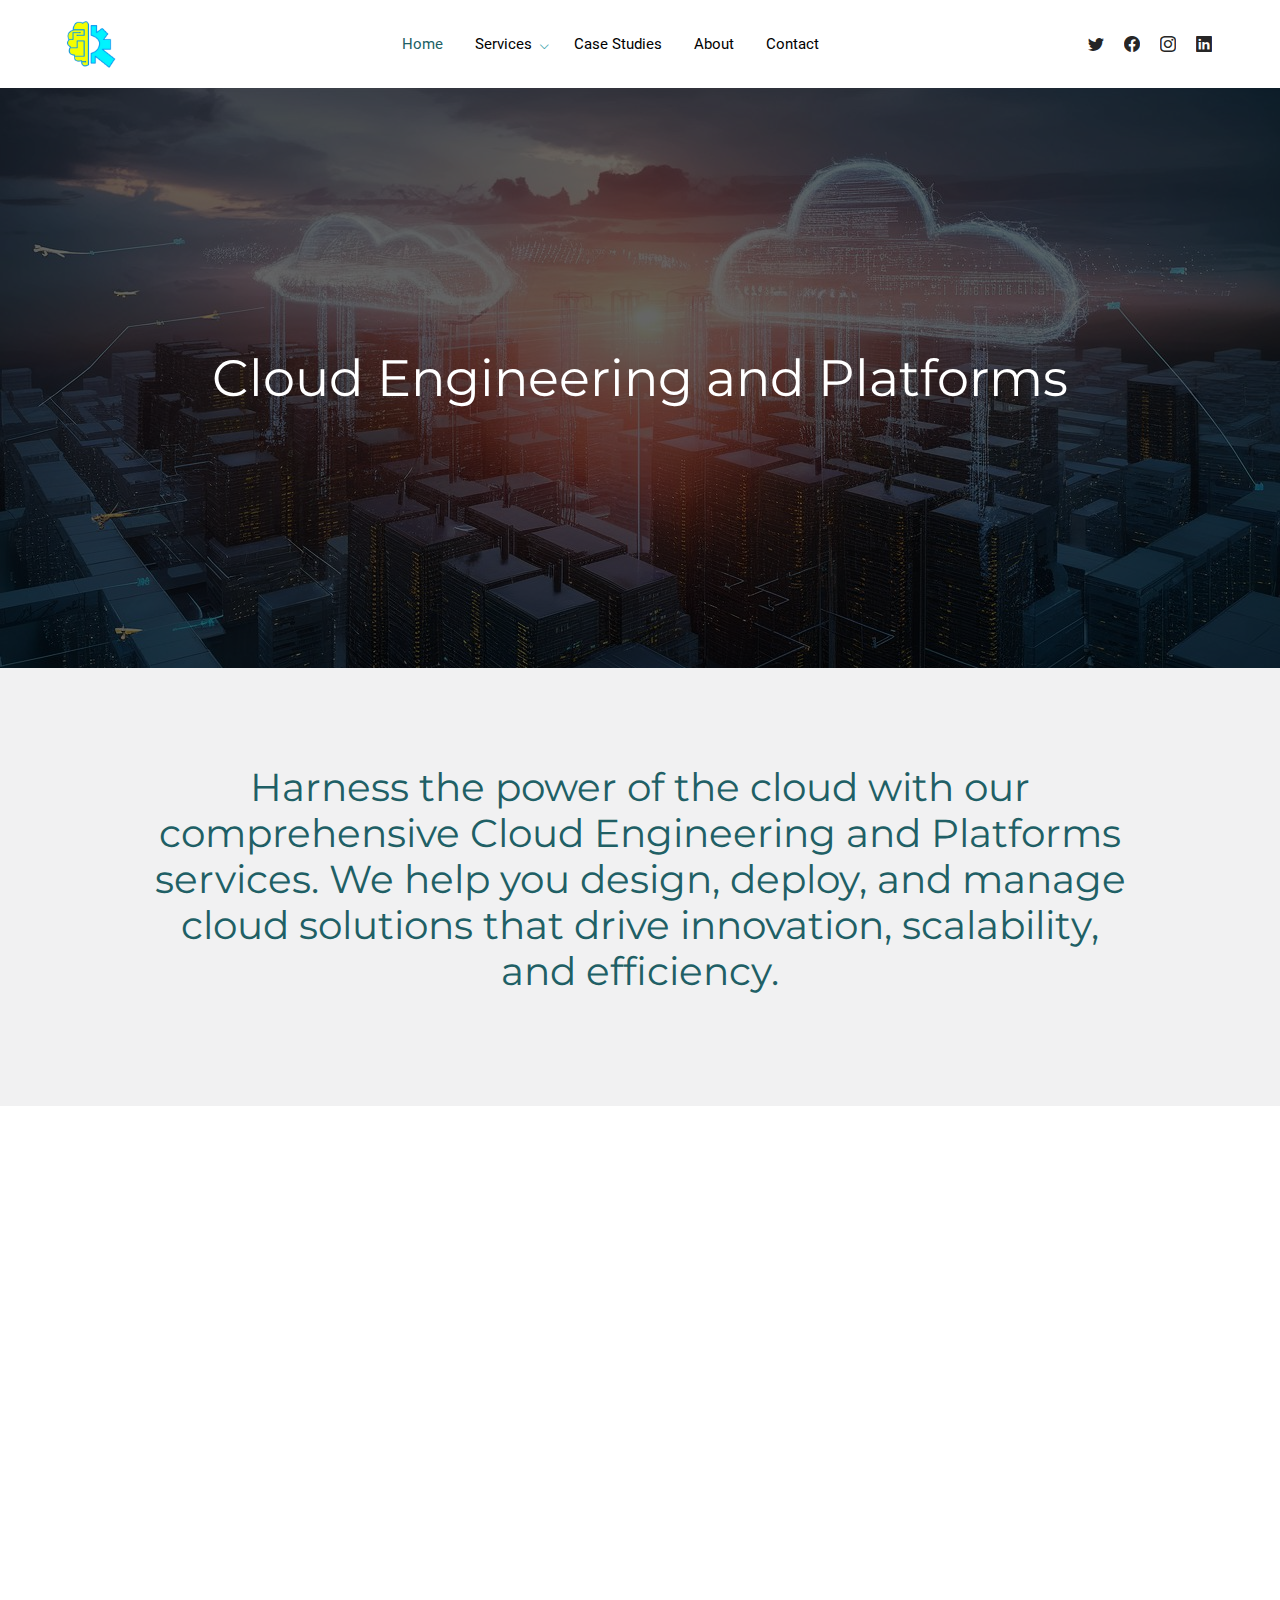
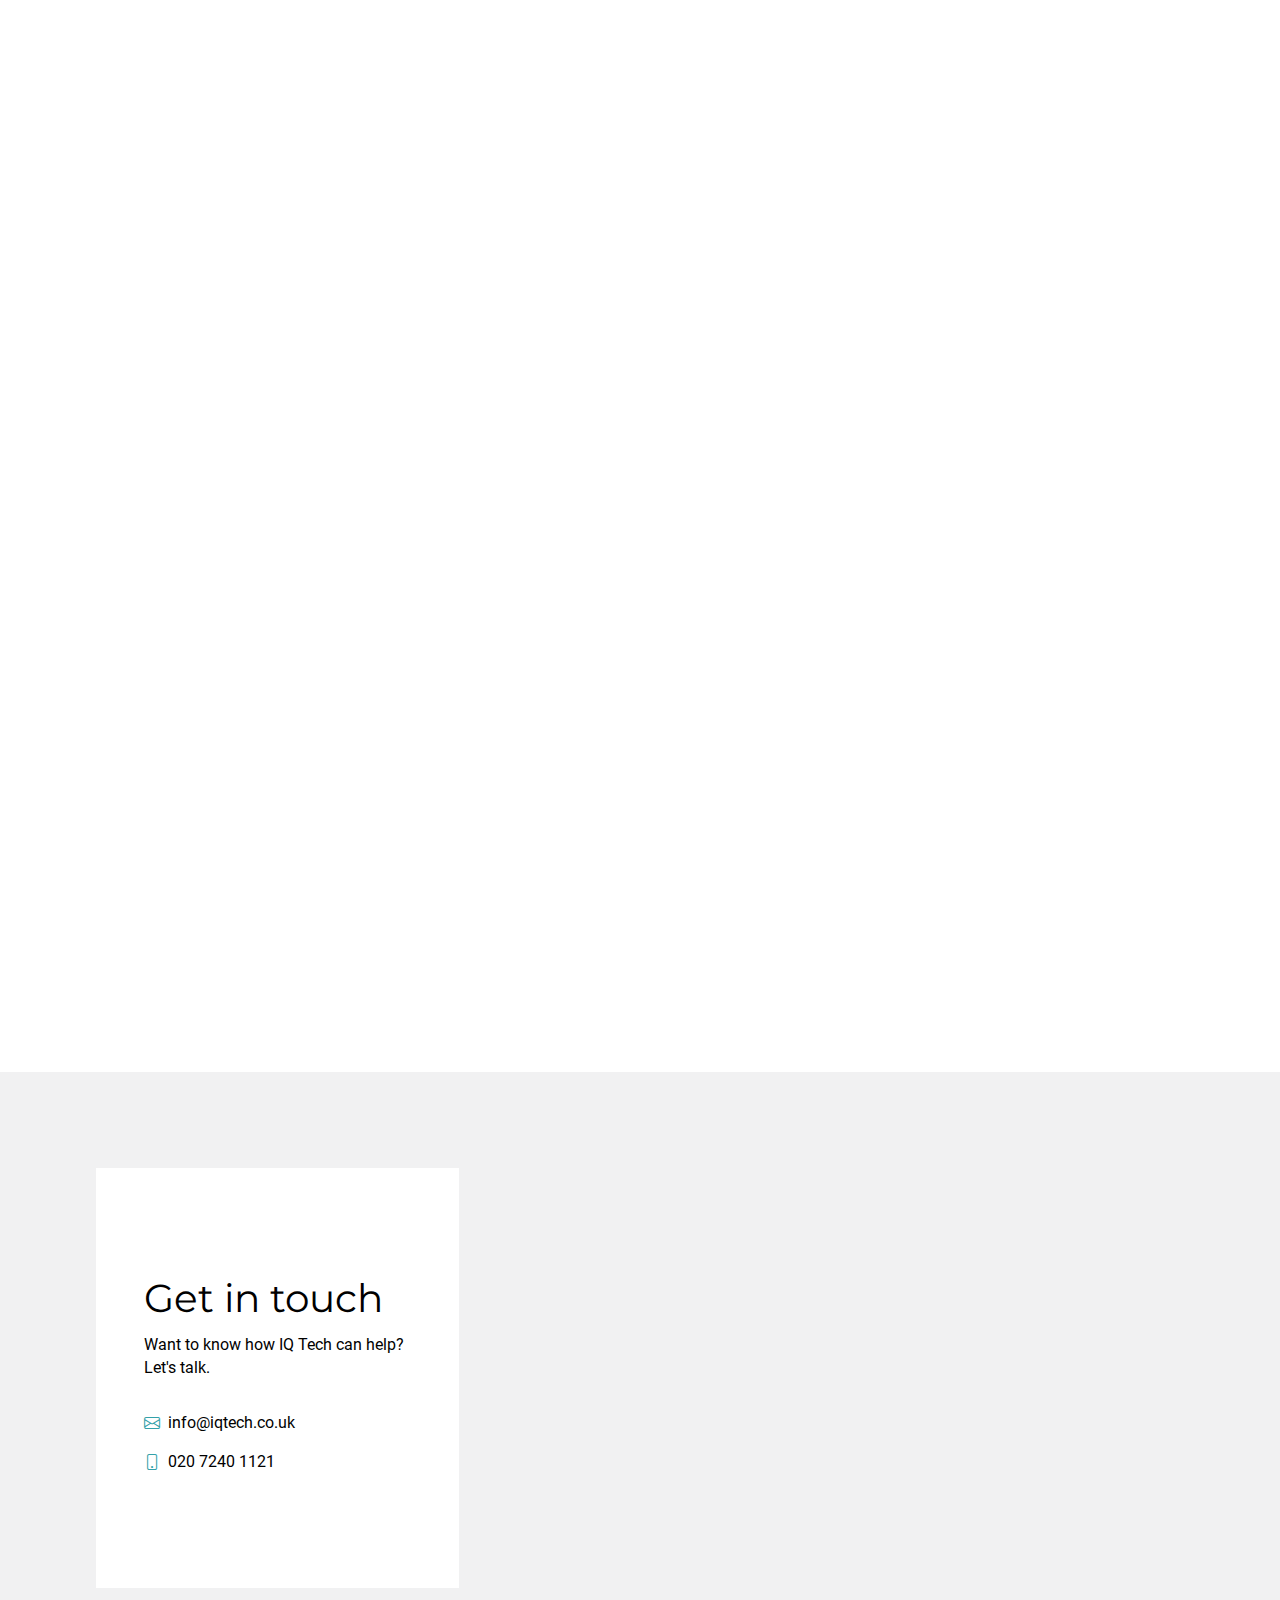
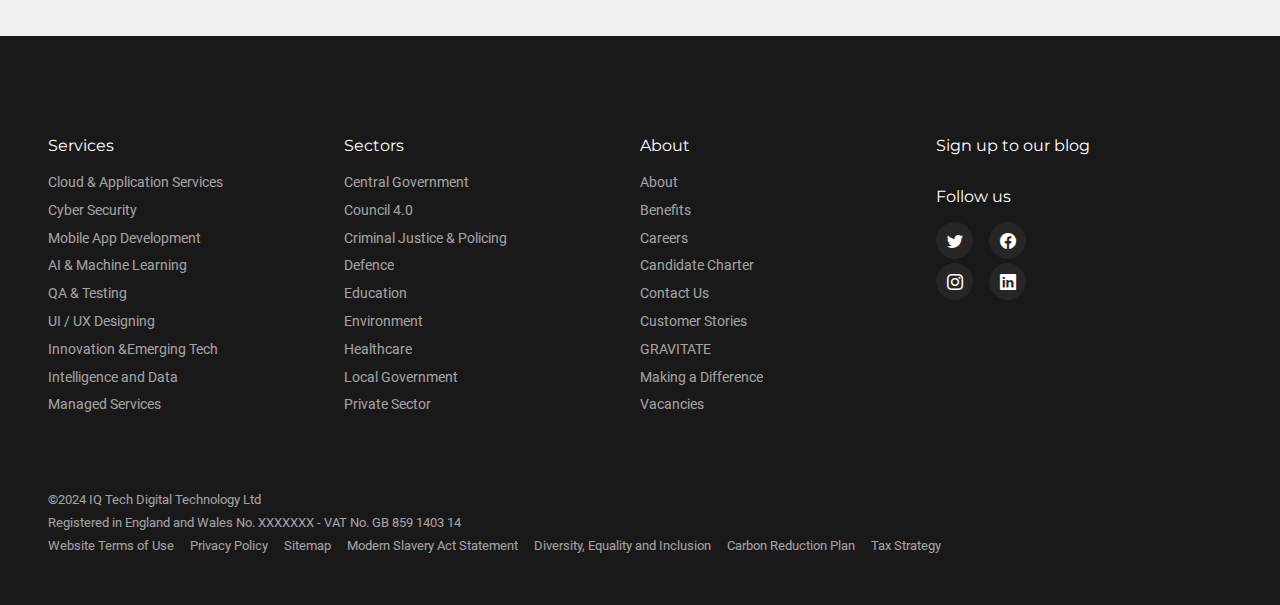
<file: html/cloud.html>
<!DOCTYPE html>
<html lang="en" class=" supports csstransforms3d">

<head>
    <meta http-equiv="Content-Type" content="text/html; charset=UTF-8">

    <meta name="viewport" content="width=device-width, initial-scale=1, shrink-to-fit=no">
    <title>IQ TECH - Cloud Engineering and Platforms</title>
    <meta name="description"
        content="Delivering end-to-end software solutions that are user-centric, secure, and designed for the future.">
    <meta property="og:locale" content="en_GB">
    <meta property="og:type" content="website">
    <meta property="og:title" content="IQ TECH">
    <meta property="og:description"
        content="Delivering end-to-end software solutions that are user-centric, secure, and designed for the future.">
    <!-- <meta property="og:url" content="https://methods.co.uk/"> -->
    <meta property="og:site_name" content="IQ TECH">
    <meta property="og:image" content="/image/flogo.png">

    <link data-size="32" rel="icon" type="image/png" sizes="32x32" href="/images/flogo.png">
    <link data-size="96" rel="icon" type="image/png" sizes="96x96" href="/images/flogo.png">
    <link data-size="16" rel="icon" type="image/png" sizes="16x16" href="/images/flogo.png">
    <meta name="robots" content="max-image-preview:large">
    <link rel="dns-prefetch" href="https://js-eu1.hs-scripts.com/">
    <style id="classic-theme-styles-inline-css" type="text/css">
        /*! This file is auto-generated */
        .wp-block-button__link {
            color: #fff;
            background-color: #32373c;
            border-radius: 9999px;
            box-shadow: none;
            text-decoration: none;
            padding: calc(.667em + 2px) calc(1.333em + 2px);
            font-size: 1.125em
        }

        .wp-block-file__button {
            background: #32373c;
            color: #fff;
            text-decoration: none
        }
    </style>
    <style id="global-styles-inline-css" type="text/css">
        body {
            --wp--preset--color--black: #000000;
            --wp--preset--color--cyan-bluish-gray: #abb8c3;
            --wp--preset--color--white: #ffffff;
            --wp--preset--color--pale-pink: #f78da7;
            --wp--preset--color--vivid-red: #cf2e2e;
            --wp--preset--color--luminous-vivid-orange: #ff6900;
            --wp--preset--color--luminous-vivid-amber: #fcb900;
            --wp--preset--color--light-green-cyan: #7bdcb5;
            --wp--preset--color--vivid-green-cyan: #00d084;
            --wp--preset--color--pale-cyan-blue: #8ed1fc;
            --wp--preset--color--vivid-cyan-blue: #0693e3;
            --wp--preset--color--vivid-purple: #9b51e0;
            --wp--preset--gradient--vivid-cyan-blue-to-vivid-purple: linear-gradient(135deg, rgba(6, 147, 227, 1) 0%, rgb(155, 81, 224) 100%);
            --wp--preset--gradient--light-green-cyan-to-vivid-green-cyan: linear-gradient(135deg, rgb(122, 220, 180) 0%, rgb(0, 208, 130) 100%);
            --wp--preset--gradient--luminous-vivid-amber-to-luminous-vivid-orange: linear-gradient(135deg, rgba(252, 185, 0, 1) 0%, rgba(255, 105, 0, 1) 100%);
            --wp--preset--gradient--luminous-vivid-orange-to-vivid-red: linear-gradient(135deg, rgba(255, 105, 0, 1) 0%, rgb(207, 46, 46) 100%);
            --wp--preset--gradient--very-light-gray-to-cyan-bluish-gray: linear-gradient(135deg, rgb(238, 238, 238) 0%, rgb(169, 184, 195) 100%);
            --wp--preset--gradient--cool-to-warm-spectrum: linear-gradient(135deg, rgb(74, 234, 220) 0%, rgb(151, 120, 209) 20%, rgb(207, 42, 186) 40%, rgb(238, 44, 130) 60%, rgb(251, 105, 98) 80%, rgb(254, 248, 76) 100%);
            --wp--preset--gradient--blush-light-purple: linear-gradient(135deg, rgb(255, 206, 236) 0%, rgb(152, 150, 240) 100%);
            --wp--preset--gradient--blush-bordeaux: linear-gradient(135deg, rgb(254, 205, 165) 0%, rgb(254, 45, 45) 50%, rgb(107, 0, 62) 100%);
            --wp--preset--gradient--luminous-dusk: linear-gradient(135deg, rgb(255, 203, 112) 0%, rgb(199, 81, 192) 50%, rgb(65, 88, 208) 100%);
            --wp--preset--gradient--pale-ocean: linear-gradient(135deg, rgb(255, 245, 203) 0%, rgb(182, 227, 212) 50%, rgb(51, 167, 181) 100%);
            --wp--preset--gradient--electric-grass: linear-gradient(135deg, rgb(202, 248, 128) 0%, rgb(113, 206, 126) 100%);
            --wp--preset--gradient--midnight: linear-gradient(135deg, rgb(2, 3, 129) 0%, rgb(40, 116, 252) 100%);
            --wp--preset--font-size--small: 13px;
            --wp--preset--font-size--medium: 20px;
            --wp--preset--font-size--large: 36px;
            --wp--preset--font-size--x-large: 42px;
            --wp--preset--spacing--20: 0.44rem;
            --wp--preset--spacing--30: 0.67rem;
            --wp--preset--spacing--40: 1rem;
            --wp--preset--spacing--50: 1.5rem;
            --wp--preset--spacing--60: 2.25rem;
            --wp--preset--spacing--70: 3.38rem;
            --wp--preset--spacing--80: 5.06rem;
            --wp--preset--shadow--natural: 6px 6px 9px rgba(0, 0, 0, 0.2);
            --wp--preset--shadow--deep: 12px 12px 50px rgba(0, 0, 0, 0.4);
            --wp--preset--shadow--sharp: 6px 6px 0px rgba(0, 0, 0, 0.2);
            --wp--preset--shadow--outlined: 6px 6px 0px -3px rgba(255, 255, 255, 1), 6px 6px rgba(0, 0, 0, 1);
            --wp--preset--shadow--crisp: 6px 6px 0px rgba(0, 0, 0, 1);
        }

        :where(.is-layout-flex) {
            gap: 0.5em;
        }

        :where(.is-layout-grid) {
            gap: 0.5em;
        }

        body .is-layout-flow>.alignleft {
            float: left;
            margin-inline-start: 0;
            margin-inline-end: 2em;
        }

        body .is-layout-flow>.alignright {
            float: right;
            margin-inline-start: 2em;
            margin-inline-end: 0;
        }

        body .is-layout-flow>.aligncenter {
            margin-left: auto !important;
            margin-right: auto !important;
        }

        body .is-layout-constrained>.alignleft {
            float: left;
            margin-inline-start: 0;
            margin-inline-end: 2em;
        }

        body .is-layout-constrained>.alignright {
            float: right;
            margin-inline-start: 2em;
            margin-inline-end: 0;
        }

        body .is-layout-constrained>.aligncenter {
            margin-left: auto !important;
            margin-right: auto !important;
        }

        body .is-layout-constrained> :where(:not(.alignleft):not(.alignright):not(.alignfull)) {
            max-width: var(--wp--style--global--content-size);
            margin-left: auto !important;
            margin-right: auto !important;
        }

        body .is-layout-constrained>.alignwide {
            max-width: var(--wp--style--global--wide-size);
        }

        body .is-layout-flex {
            display: flex;
        }

        body .is-layout-flex {
            flex-wrap: wrap;
            align-items: center;
        }

        body .is-layout-flex>* {
            margin: 0;
        }

        body .is-layout-grid {
            display: grid;
        }

        body .is-layout-grid>* {
            margin: 0;
        }

        :where(.wp-block-columns.is-layout-flex) {
            gap: 2em;
        }

        :where(.wp-block-columns.is-layout-grid) {
            gap: 2em;
        }

        :where(.wp-block-post-template.is-layout-flex) {
            gap: 1.25em;
        }

        :where(.wp-block-post-template.is-layout-grid) {
            gap: 1.25em;
        }

        .has-black-color {
            color: var(--wp--preset--color--black) !important;
        }

        .has-cyan-bluish-gray-color {
            color: var(--wp--preset--color--cyan-bluish-gray) !important;
        }

        .has-white-color {
            color: var(--wp--preset--color--white) !important;
        }

        .has-pale-pink-color {
            color: var(--wp--preset--color--pale-pink) !important;
        }

        .has-vivid-red-color {
            color: var(--wp--preset--color--vivid-red) !important;
        }

        .has-luminous-vivid-orange-color {
            color: var(--wp--preset--color--luminous-vivid-orange) !important;
        }

        .has-luminous-vivid-amber-color {
            color: var(--wp--preset--color--luminous-vivid-amber) !important;
        }

        .has-light-green-cyan-color {
            color: var(--wp--preset--color--light-green-cyan) !important;
        }

        .has-vivid-green-cyan-color {
            color: var(--wp--preset--color--vivid-green-cyan) !important;
        }

        .has-pale-cyan-blue-color {
            color: var(--wp--preset--color--pale-cyan-blue) !important;
        }

        .has-vivid-cyan-blue-color {
            color: var(--wp--preset--color--vivid-cyan-blue) !important;
        }

        .has-vivid-purple-color {
            color: var(--wp--preset--color--vivid-purple) !important;
        }

        .has-black-background-color {
            background-color: var(--wp--preset--color--black) !important;
        }

        .has-cyan-bluish-gray-background-color {
            background-color: var(--wp--preset--color--cyan-bluish-gray) !important;
        }

        .has-white-background-color {
            background-color: var(--wp--preset--color--white) !important;
        }

        .has-pale-pink-background-color {
            background-color: var(--wp--preset--color--pale-pink) !important;
        }

        .has-vivid-red-background-color {
            background-color: var(--wp--preset--color--vivid-red) !important;
        }

        .has-luminous-vivid-orange-background-color {
            background-color: var(--wp--preset--color--luminous-vivid-orange) !important;
        }

        .has-luminous-vivid-amber-background-color {
            background-color: var(--wp--preset--color--luminous-vivid-amber) !important;
        }

        .has-light-green-cyan-background-color {
            background-color: var(--wp--preset--color--light-green-cyan) !important;
        }

        .has-vivid-green-cyan-background-color {
            background-color: var(--wp--preset--color--vivid-green-cyan) !important;
        }

        .has-pale-cyan-blue-background-color {
            background-color: var(--wp--preset--color--pale-cyan-blue) !important;
        }

        .has-vivid-cyan-blue-background-color {
            background-color: var(--wp--preset--color--vivid-cyan-blue) !important;
        }

        .has-vivid-purple-background-color {
            background-color: var(--wp--preset--color--vivid-purple) !important;
        }

        .has-black-border-color {
            border-color: var(--wp--preset--color--black) !important;
        }

        .has-cyan-bluish-gray-border-color {
            border-color: var(--wp--preset--color--cyan-bluish-gray) !important;
        }

        .has-white-border-color {
            border-color: var(--wp--preset--color--white) !important;
        }

        .has-pale-pink-border-color {
            border-color: var(--wp--preset--color--pale-pink) !important;
        }

        .has-vivid-red-border-color {
            border-color: var(--wp--preset--color--vivid-red) !important;
        }

        .has-luminous-vivid-orange-border-color {
            border-color: var(--wp--preset--color--luminous-vivid-orange) !important;
        }

        .has-luminous-vivid-amber-border-color {
            border-color: var(--wp--preset--color--luminous-vivid-amber) !important;
        }

        .has-light-green-cyan-border-color {
            border-color: var(--wp--preset--color--light-green-cyan) !important;
        }

        .has-vivid-green-cyan-border-color {
            border-color: var(--wp--preset--color--vivid-green-cyan) !important;
        }

        .has-pale-cyan-blue-border-color {
            border-color: var(--wp--preset--color--pale-cyan-blue) !important;
        }

        .has-vivid-cyan-blue-border-color {
            border-color: var(--wp--preset--color--vivid-cyan-blue) !important;
        }

        .has-vivid-purple-border-color {
            border-color: var(--wp--preset--color--vivid-purple) !important;
        }

        .has-vivid-cyan-blue-to-vivid-purple-gradient-background {
            background: var(--wp--preset--gradient--vivid-cyan-blue-to-vivid-purple) !important;
        }

        .has-light-green-cyan-to-vivid-green-cyan-gradient-background {
            background: var(--wp--preset--gradient--light-green-cyan-to-vivid-green-cyan) !important;
        }

        .has-luminous-vivid-amber-to-luminous-vivid-orange-gradient-background {
            background: var(--wp--preset--gradient--luminous-vivid-amber-to-luminous-vivid-orange) !important;
        }

        .has-luminous-vivid-orange-to-vivid-red-gradient-background {
            background: var(--wp--preset--gradient--luminous-vivid-orange-to-vivid-red) !important;
        }

        .has-very-light-gray-to-cyan-bluish-gray-gradient-background {
            background: var(--wp--preset--gradient--very-light-gray-to-cyan-bluish-gray) !important;
        }

        .has-cool-to-warm-spectrum-gradient-background {
            background: var(--wp--preset--gradient--cool-to-warm-spectrum) !important;
        }

        .has-blush-light-purple-gradient-background {
            background: var(--wp--preset--gradient--blush-light-purple) !important;
        }

        .has-blush-bordeaux-gradient-background {
            background: var(--wp--preset--gradient--blush-bordeaux) !important;
        }

        .has-luminous-dusk-gradient-background {
            background: var(--wp--preset--gradient--luminous-dusk) !important;
        }

        .has-pale-ocean-gradient-background {
            background: var(--wp--preset--gradient--pale-ocean) !important;
        }

        .has-electric-grass-gradient-background {
            background: var(--wp--preset--gradient--electric-grass) !important;
        }

        .has-midnight-gradient-background {
            background: var(--wp--preset--gradient--midnight) !important;
        }

        .has-small-font-size {
            font-size: var(--wp--preset--font-size--small) !important;
        }

        .has-medium-font-size {
            font-size: var(--wp--preset--font-size--medium) !important;
        }

        .has-large-font-size {
            font-size: var(--wp--preset--font-size--large) !important;
        }

        .has-x-large-font-size {
            font-size: var(--wp--preset--font-size--x-large) !important;
        }

        .wp-block-navigation a:where(:not(.wp-element-button)) {
            color: inherit;
        }

        :where(.wp-block-post-template.is-layout-flex) {
            gap: 1.25em;
        }

        :where(.wp-block-post-template.is-layout-grid) {
            gap: 1.25em;
        }

        :where(.wp-block-columns.is-layout-flex) {
            gap: 2em;
        }

        :where(.wp-block-columns.is-layout-grid) {
            gap: 2em;
        }

        .wp-block-pullquote {
            font-size: 1.5em;
            line-height: 1.6;
        }
    </style>
    <link rel="stylesheet" href="https://cdn.jsdelivr.net/npm/bootstrap-icons@1.11.3/font/bootstrap-icons.min.css">
    <link rel="stylesheet" href="/stylesheet/style.css" media="all">
    <script type="text/javascript" async="" src="/javascript/js"></script>
    <script type="text/javascript" class="hsq-set-content-id" data-content-id="standard-page">
        var _hsq = _hsq || [];
        _hsq.push(["setContentType", "standard-page"]);
    </script>
    <style>
        .c_icon {
            display: inline-block;
            /* Ensures the div behaves like an inline element */
            width: 80px;
            /* Set the width of the div to match the font size */
            margin: 0 auto;
            /* Center the div horizontally */
            margin-top: 15px;
        }

        .c_icon i {
            font-size: 80px;
            /* Maintain the font size for the icon */
        }
    </style>
</head>

<body class="page-template-default page page-id-196 page-child parent-pageid-122">
    <div id="hs-web-interactives-top-push-anchor" class="go3670563033"></div>

    <header data-current-page="home" class="section-in section-been">
        <nav id="main-nav" class="c-main-nav">
            <div class="container">
                <div class="c-main-nav-logo">
                    <a href="/index.html" class="logo-container"><img src="/images/flogo.png" alt="IQ TECH"></a>
                </div>
                <ul class="c-main-nav-links c-main-nav-links--p">
                    <li class="page-link active" data-page-name="home">
                        <a href="/index.html">Home</a>
                    </li>

                    <li class="page-link has-children" tabindex="0" data-page-name="Services">
                        <a href="/html/services.html">Services<i class="bi-chevron-down"></i></a>
                        <div class="children">
                            <div class="children__title">
                                <p>What we do</p>
                                <p class="h3">Services &amp; solutions</p>
                            </div>
                            <ul class="children__links">
                                <li>
                                    <a href="/html/cloud.html"><span>Cloud Engineering and Platforms<i
                                                class="bi-arrow-right"></i></span></a>
                                </li>
                                <li>
                                    <a href="/html/Cyber.html"><span>Cyber Security Services<i
                                                class="bi-arrow-right"></i></span></a>
                                </li>
                                <li>
                                    <a href="/html/Web.html"><span>Web & Mobile Solutions<i
                                                class="bi-arrow-right"></i></span></a>
                                </li>
                                <li>
                                    <a href="/html/AI.html"><span>AI and Machine Learning<i
                                                class="bi-arrow-right"></i></span></a>
                                </li>
                                <li>
                                    <a href="/html/QA.html"><span>QA and Testing Services<i
                                                class="bi-arrow-right"></i></span></a>
                                </li>
                                <li>
                                    <a href="/html/UI.html"><span>UI/UX Design Services<i
                                                class="bi-arrow-right"></i></span></a>
                                </li>
                                <li>
                                    <a href="/html/power.html"><span>Power BI<i class="bi-arrow-right"></i></span></a>
                                </li>
                                <li>
                                    <a href="/html/manage.html"><span>Managed Services<i
                                                class="bi-arrow-right"></i></span></a>
                                </li>
                                <li>
                                    <a href="/html/intelligence.html"><span>Intelligence and Data Services<i
                                                class="bi-arrow-right"></i></span></a>
                                </li>

                            </ul>
                        </div>
                        <i class="bi-chevron-down"></i>
                    </li>
                    <li class="page-link" data-page-name="contact-us">
                        <a href="#">Case Studies</a>
                    </li>
                    <li class="page-link" data-page-name="contact-us">
                        <a href="/html/about.html">About</a>
                    </li>

                    <li class="page-link" data-page-name="contact-us">
                        <a href="#">Contact</a>
                    </li>
                </ul>

                <ul class="c-main-nav-links c-main-nav-links--s">
                    <li class="page-link page-link--social"><a href="#" target="_blank" rel="noreferrer"
                            aria-label="Follow us on Twitter"><i class="bi-twitter"></i></a></li>
                    <li class="page-link page-link--social"><a href="#" target="_blank" rel="noreferrer"
                            aria-label="Follow us on Facebook"><i class="bi-facebook"></i></a></li>
                    <li class="page-link page-link--social"><a href="#" target="_blank" rel="noreferrer"
                            aria-label="Follow us on Instagram"><i class="bi-instagram"></i></a></li>
                    <li class="page-link page-link--social"><a href="#" target="_blank" rel="noreferrer"
                            aria-label="Follow us on LinkedIn"><i class="bi-linkedin"></i></a></li>

                </ul>

                <button id="nav-toggle" class="nav-toggle">
                    Menu
                    <span class="lines"></span>
                </button>
            </div>
        </nav>
    </header>

    <main>
        <section class="c-page-header ll-image section-been section-init"
            style="background-image: url(&quot;/images/cloudtop.jpeg&quot;); background-position: top;">
            <div class="container">
                <div class="c-page-header-inner">
                    <div class="c-page-header-content">
                        <h1>Cloud Engineering and Platforms</h1>
                    </div>
                </div>
            </div>
        </section> <!-- blocks -->

        <section class="c-block c-block--cols c-block--grey section-in section-been">
            <div class="container container--block">
                <h2 class="c-block-title">Harness the power of the cloud with our comprehensive Cloud Engineering and Platforms services. We help you design, deploy, and manage cloud solutions that drive innovation, scalability, and efficiency.</h2>
            </div>
            <!-- <div class="container narrow">
                <div class="col">
                    <div class="wysiwyg-content">

                        <p style="text-align: left;">IQ Tech propels your business to the forefront of innovation with
                            our Power Apps services. We specialize in creating custom solutions tailored to your needs.
                            Whether it's streamlining your processes, enhancing decision-making with Power BI, or
                            automating tasks with Power Automate, we've got you covered. Our team guides you every step
                            of the way, ensuring you maximize the benefits of Power Apps. With IQ Tech, you're poised
                            for a leap in productivity and a future of efficient operations.</p>

                        <h1 style="text-align: center;"><span style="color: #205f65;">Why Us</span></h1>

                        <h2 style="text-align: left;"><span style="color: #205f65;">Seamless Power Platform
                                Integration</span></h2>

                        <p style="text-align: left;"><span style="color: #000000;">Our integration services
                                ensure that
                                your Power Platform solutions work in perfect harmony with your existing
                                systems. From
                                custom connectors to APIs, we facilitate smooth data exchange and system
                                interoperability, enhancing the efficiency and effectiveness of your digital
                                ecosystem.
                        </p>


                        <h2 style="text-align: left;"><span style="color: #205f65;">Governance, Security, &
                                Compliance
                            </span></h2>
                        <p style="text-align: left;">Navigate the complexities of digital governance with our
                            advisory
                            services. We provide expert guidance on best practices for governance, security, and
                            compliance within the Power Platform environment, ensuring your solutions are robust,
                            secure, and compliant with regulatory standards.

                        </p>


                        <h2 style="text-align: left;"><span style="color: #205f65;">Ongoing Training &
                                Support</span>
                        </h2>
                        <p style="text-align: left;">Empower your team with our comprehensive training and support
                            services. We provide tailored training sessions to ensure your workforce is adept at
                            utilizing the developed solutions, complemented by ongoing support to address any
                            challenges, ensuring smooth operation and continuous improvement.</p>

                    </div>
                </div>
            </div> -->
        </section>

        <section class="c-block c-block--page-links section-init" style="background-color: white;">
            <h2 class="c-block-title">Our Offerings</h2>
            <div class="container" style="margin-top: 2em;">
                <article class="c-page-link" style="border: 2px dotted rebeccapurple;">
                    <a href="/html/cloud.html" class="c-page-link-inner" aria-label="Services">
                        <div class="c_icon">
                            <i class="bi bi-cloud" style="color: rebeccapurple;"></i>

                        </div>
                        <div class="c-page-link__content" style="justify-content: space-evenly">
                            <h3 style="text-align: center;">Cloud Strategy & Consulting</h3>
                        </div>
                        <div class="c-page-link__content">
                            <p style="text-align: center;">Assisting you in developing a robust cloud strategy that aligns with your business goals. Our consulting services help you choose the right cloud solutions and create a roadmap for seamless adoption.</p>

                            <!-- <i class="bi-arrow-right"></i> -->
                        </div>
                    </a>

                </article>
                <article class="c-page-link" style="border: 2px dotted rgb(255, 213, 0);">
                    <a href="#" class="c-page-link-inner" aria-label="About">
                        <div class="c_icon">
                            <i class="bi bi-cloud-upload" style="color:  rgb(255, 213, 0);;"></i>
                            <!-- <div class="ll-image media-cover" data-ll-type="bg" data-ll-src="/images/power_bi.png"></div> -->
                        </div>
                        <div class="c-page-link__content" style="justify-content: space-evenly">
                            <h3 style="text-align: center;">Cloud Infrastructure Design & Deployment</h3>
                        </div>
                        <div class="c-page-link__content">
                            <p style="text-align: center;">Designing and deploying scalable, secure, and cost-effective cloud infrastructures. We specialize in creating architectures that support high availability and performance.</p>

                            <!-- <i class="bi-arrow-right"></i> -->
                        </div>
                    </a>
                </article>

                <article class="c-page-link" style="border: 2px dotted rgb(0, 128, 255);">
                    <a href="#" class="c-page-link-inner" aria-label="About">
                        <div class="c_icon">
                            <i class="bi bi-stack" style="color: rgb(0, 128, 255); ;"></i>
                            <!-- <div class="ll-image media-cover" data-ll-type="bg" data-ll-src="/images/power_auto.png">
                                </div> -->
                        </div>
                        <div class="c-page-link__content" style="justify-content: space-evenly">
                            <h3 style="text-align: center;">Platform as a Service (PaaS)</h3>
                        </div>
                        <div class="c-page-link__content">
                            <p style="text-align: center;">Providing a complete development and deployment environment in the cloud. Our PaaS solutions enable you to build, test, and deploy applications quickly without worrying about underlying infrastructure.</p>

                            <!-- <i class="bi-arrow-right"></i> -->
                        </div>
                    </a>
                </article>
            </div>

            <div class="container" style="margin-top: 2em;">
                <article class="c-page-link" style="border: 2px dotted rgb(64, 128, 128);">
                    <a href="#" class="c-page-link-inner" aria-label="About">
                        <div class="c_icon">
                            <i class="bi bi-hdd-network" style="color: rgb(64, 128, 128);"></i>
                            <!-- <div class="ll-image media-cover" data-ll-type="bg" data-ll-src="/images/Power_Copilot.png">
                                </div> -->
                        </div>
                        <div class="c-page-link__content" style="justify-content: space-evenly">
                            <h3 style="text-align: center;">Infrastructure as a Service (IaaS)</h3>
                        </div>
                        <div class="c-page-link__content">
                            <p style="text-align: center;">Offering flexible and scalable virtualized computing resources over the internet. Our IaaS solutions include servers, storage, and networking, allowing you to scale resources as needed.
                            </p>

                            <!-- <i class="bi-arrow-right"></i> -->
                        </div>
                    </a>
                </article>

                <article class="c-page-link" style="border: 2px dotted rgb(226, 134, 49)">
                    <a href="#" class="c-page-link-inner" aria-label="About">
                        <div class="c_icon">
                            <i class="bi bi-cloud-download" style="color: rgb(226, 134, 49)"></i>
                            <!-- <i class="></i> -->
                            <!-- <div class="ll-image media-cover" data-ll-type="bg"
                                    data-ll-src="/images/power_plateform.jpg"></div> -->
                        </div>
                        <div class="c-page-link__content" style="justify-content: space-evenly">
                            <h3 style="text-align: center;">Cloud Migration Services</h3>
                        </div>
                        <div class="c-page-link__content">
                            <p style="text-align: center;">Guiding you through the process of migrating your existing applications and data to the cloud. We ensure a smooth transition with minimal disruption and maximum efficiency.</p>

                            <!-- <i class="bi-arrow-right"></i> -->
                        </div>
                    </a>
                </article>

                <article class="c-page-link" style="border: 2px dotted rgb(218, 81, 147)" ;>
                    <a href="#" class="c-page-link-inner" aria-label="About">
                        <div class="c_icon">
                            <i class="bi bi-shield-lock" style="color: rgb(218, 81, 147)"></i>
                            <!-- <div class="ll-image media-cover" data-ll-type="bg" data-ll-src="/images/connector.jpg">
                                </div> -->
                        </div>
                        <div class="c-page-link__content" style="justify-content: space-evenly">
                            <h3 style="text-align: center;">Cloud Security & Compliance</h3>
                        </div>
                        <div class="c-page-link__content">
                            <p style="text-align: center;">
                                Implementing robust security measures to protect your cloud environments. Our services include identity and access management, encryption, and compliance with industry standards.</p>

                            <!-- <i class="bi-arrow-right"></i> -->
                        </div>
                    </a>
                </article>

            </div>
            <div class="container"  style="margin-top: 2em;">
                <article class="c-page-link" style="border: 2px dotted #356434;">
                    <a href="#" class="c-page-link-inner" aria-label="About">
                        <div class="c_icon">
                            <i class="bi bi-tools" style="color: #356434;"></i>
                            <!-- <div class="ll-image media-cover" data-ll-type="bg" data-ll-src="/images/Power_Copilot.png">
                                </div> -->
                        </div>
                        <div class="c-page-link__content" style="justify-content: space-between">
                            <h3 style="text-align: center;">DevOps & Continuous Integration/Continuous Deployment (CI/CD):</h3>
                        </div>
                        <div class="c-page-link__content">
                            <p style="text-align: center;">Enhancing your development processes with DevOps practices and CI/CD pipelines. We help you automate workflows, improve collaboration, and accelerate time-to-market.

                            </p>

                            <!-- <i class="bi-arrow-right"></i> -->
                        </div>
                    </a>
                </article>

                <article class="c-page-link" style="border: 2px dotted #BB3148">
                    <a href="#" class="c-page-link-inner" aria-label="About">
                        <div class="c_icon">
                            <i class="bi bi-gear" style="color: #BB3148"></i>
                            <!-- <i class="></i> -->
                            <!-- <div class="ll-image media-cover" data-ll-type="bg"
                                    data-ll-src="/images/power_plateform.jpg"></div> -->
                        </div>
                        <div class="c-page-link__content" style="justify-content: space-between">
                            <h3 style="text-align: center;">Cloud Management & Optimization</h3>
                        </div>
                        <div class="c-page-link__content">
                            <p style="text-align: center;">Providing ongoing management and optimization of your cloud resources. Our services include monitoring, cost management, and performance tuning to ensure you get the most value from your cloud investment.</p>

                            <!-- <i class="bi-arrow-right"></i> -->
                        </div>
                    </a>
                </article>

                <article class="c-page-link" style="border: 2px dotted #DA74DD">
                    <a href="#" class="c-page-link-inner" aria-label="About">
                        <div class="c_icon">
                            <i class="bi bi-diagram-3" style="color: #DA74DD"></i>
                            <!-- <i class="></i> -->
                            <!-- <div class="ll-image media-cover" data-ll-type="bg"
                                    data-ll-src="/images/power_plateform.jpg"></div> -->
                        </div>
                        <div class="c-page-link__content" style="justify-content: space-between">
                            <h3 style="text-align: center;">Hybrid & Multi-Cloud Solutions</h3>
                        </div>
                        <div class="c-page-link__content">
                            <p style="text-align: center;">Designing and implementing hybrid and multi-cloud environments that offer flexibility and resilience. We help you leverage the best features of multiple cloud providers to meet your unique needs.</p>

                            <!-- <i class="bi-arrow-right"></i> -->
                        </div>
                    </a>
                </article>

            </div>
        </section>

        <!-- <section class="c-block c-block--cols c-block--grey section-init">
            <div class="container container--block">
                <h1 class="c-block-title">Our Process</h1>
            </div>
            <div class="container narrow">
                <div class="col">
                    <div class="wysiwyg-content">

                        <h1><span style="color: #205f65;"><strong>Simple, Seamless, Streamlined.</strong></span></h1>
                        <div style="display: flex; align-items: flex-start;">
                            <img src="/images/1.png" style="margin-right: 15px;margin-top: 5px; width: 70px;">
                            <div>
                                <h2><span style="color: #205f65;"><strong>Discovery call</strong></span></h2>
                                <p>A discovery call will help us discuss your project’s needs, challenges, and goals. It
                                    helps
                                    gather relevant information to understand your requirements and determine the
                                    solution.</p>
                            </div>
                        </div>
                        <div style="display: flex; align-items: flex-start;">
                            <img src="/images/2.png" style="margin-right: 15px;margin-top: 5px; width: 70px;">
                            <div>
                                <h2><span style="color: #205f65;"><strong>Discuss solution and team
                                            structure.</strong></span>
                                </h2>
                                <p>Now we will discuss how our team can help solve your challenge. Here we highlight the
                                    key
                                    features, project specifications, and budget, finalize the engagement model, and
                                    select and
                                    onboard your team.</p>
                            </div>
                        </div>
                        <div style="display: flex; align-items: flex-start;">
                            <img src="/images/3.png" style="margin-right: 15px;margin-top: 5px; width: 70px;">
                            <div>
                                <h2><span style="color: #205f65;"><strong>Get started and track
                                            performances</strong></span>
                                </h2>
                                <p>After discussion, our team will get to work. We will continuously track the progress
                                    and
                                    update you to take your feedback to cater to your needs and complete the project on
                                    time.
                                </p>
                            </div>
                        </div>
                    </div>
                </div>
            </div>
            <div class="container container--block">
            </div>
        </section> -->

        <section class="c-cta-footer section-init">
            <div class="container">
                <div class="ll-image col col--50 col--md-66 c-cta-footer-cover" data-ll-type="bg"
                    data-ll-src="/images/contact.jpeg"></div>
                <div class="col col--50 col--md-33 c-cta-footer-content">
                    <div class="cta-footer-content-inner">
                        <h2 class="">Get in touch</h2>
                        <p class="sub-text">Want to know how IQ Tech can help? Let's talk.</p>
                        <p class="p-l"><i class="bi bi-envelope"></i><a
                                href="mailto:info@Iqtech.co.uk">info@iqtech.co.uk</a>
                        </p>
                        <p class="p-l"><i class="bi-phone"></i><a href="tel:02072401121">020 7240 1121</a></p>
                    </div>
                </div>
            </div>
        </section>
    </main>


    <footer class="section-init">
        <div class="container">
            <nav class="footer">
                <div class="footer-menu-col">
                    <h3>Services</h3>
                    <ul class="menu">
                        <li><a href="#">Cloud & Application Services</a></li>
                        <li><a href="#">Cyber Security</a></li>
                        <li><a href=#>Mobile App Development</a></li>
                        <li><a href="#">AI & Machine Learning</a></li>
                        <li><a href="#">QA & Testing</a></li>
                        <li><a href="#">UI / UX Designing</a></li>
                        <li><a href="#">Innovation &amp;Emerging Tech</a></li>
                        <li><a href="#">Intelligence and Data</a></li>
                        <li><a href="#">Managed Services</a></li>

                    </ul>
                </div>
                <div class="footer-menu-col">
                    <h3>Sectors</h3>
                    <ul class="menu">
                        <li><a href="#">Central Government</a>
                        </li>
                        <li><a href="#" target="_blank" rel="noreferrer">Council 4.0</a>
                        </li>
                        <li><a href="#">Criminal Justice &amp; Policing</a></li>
                        <li><a href="#">Defence</a></li>
                        <li><a href="#">Education</a></li>
                        <li><a href="#">Environment</a></li>
                        <li><a href="#">Healthcare</a></li>
                        <li><a href="#">Local Government</a></li>
                        <li><a href="#">Private Sector</a></li>
                    </ul>
                </div>
                <div class="footer-menu-col">
                    <h3>About</h3>
                    <ul class="menu">

                        <li><a href="#">About</a></li>
                        <li><a href="#">Benefits</a></li>
                        <li><a href="#">Careers</a></li>
                        <li><a href="#">Candidate Charter</a></li>
                        <li><a href="#">Contact Us</a></li>
                        <li><a href="#">Customer Stories</a></li>

                        <li><a href="#">GRAVITATE</a></li>
                        <li><a href="#">Making a Difference</a></li>

                        <li><a href="#">Vacancies</a></li>
                    </ul>
                </div>
            </nav>
            <div class="footer-follow">
                <h3>Sign up to our blog</h3>
                <script src="/javascript/forms2.min.js.download"></script>
                <form id="mktoForm_1187" data-hs-cf-bound="true"></form>
                <script>MktoForms2.loadForm("//app-lon09.marketo.com", "712-UQW-323", 1187);</script>
                <h3>Follow us</h3>
                <ul class="social-links">
                    <li><a href="#" rel="noreferrer" target="_blank" aria-label="Follow us on Twitter"><i
                                class="bi-twitter"></i></a></li>
                    <li><a href="#" rel="noreferrer" target="_blank" aria-label="Follow us on Facebook"><i
                                class="bi-facebook"></i></a></li>
                </ul>
                <ul class="social-links">
                    <li><a href="#" rel="noreferrer" target="_blank" aria-label="Follow us on Instagram"><i
                                class="bi-instagram"></i></a></li>
                    <li><a href="#" rel="noreferrer" target="_blank" aria-label="Follow us on LinkedIn"><i
                                class="bi-linkedin"></i></a></li>
                </ul>
            </div>
            <div class="footer-btm">
                <div class="footer-btm-container">
                    <div class="legal-copy">
                        <p>©2024 IQ Tech Digital Technology Ltd<br>
                            Registered in England and Wales No. XXXXXXX - VAT No. GB 859 1403 14</p>
                    </div>
                    <nav class="footer-legal">
                        <ul class="menu">
                            <li><a href="" target="_blank" rel="noreferrer">Website Terms of Use</a></li>
                            <li><a href="" target="_blank" rel="noreferrer">Privacy Policy</a></li>
                            <li><a href="">Sitemap</a></li>
                            <li><a href="" target="_blank" rel="noreferrer">Modern Slavery Act Statement</a></li>
                            <li><a href="" target="_blank" rel="noreferrer">Diversity, Equality and Inclusion</a></li>
                            <li><a href="" target="_blank" rel="noreferrer">Carbon Reduction Plan</a></li>
                            <li><a href="" target="_blank" rel="noreferrer">Tax Strategy</a></li>
                        </ul>
                    </nav>
                </div>
            </div>
        </div>
    </footer>

    <div id="overlay" class="site-overlay"></div>
    <script type="text/javascript" src="/javascript/scripts.js.download"></script>
    <script type="text/javascript" src="/javascript/app.js.download"></script>
    <script type="text/javascript" id="" src="/javascript/js(1)"></script>
    <div id="hs-interactives-modal-overlay" class="go1632949049"></div>
    </div>
    <div class="go2933276541 go1348078617" id="hs-web-interactives-bottom-anchor"></div>
    <div id="hs-web-interactives-floating-container">
        <div id="hs-web-interactives-floating-top-left-anchor" class="go2417249464 go613305155">
        </div>
        <div id="hs-web-interactives-floating-top-right-anchor" class="go2417249464 go471583506">
        </div>
        <div id="hs-web-interactives-floating-bottom-left-anchor" class="go2417249464 go3921366393">
        </div>
        <div id="hs-web-interactives-floating-bottom-right-anchor" class="go2417249464 go3967842156">
        </div>
    </div>
</body>

</html>
</file>
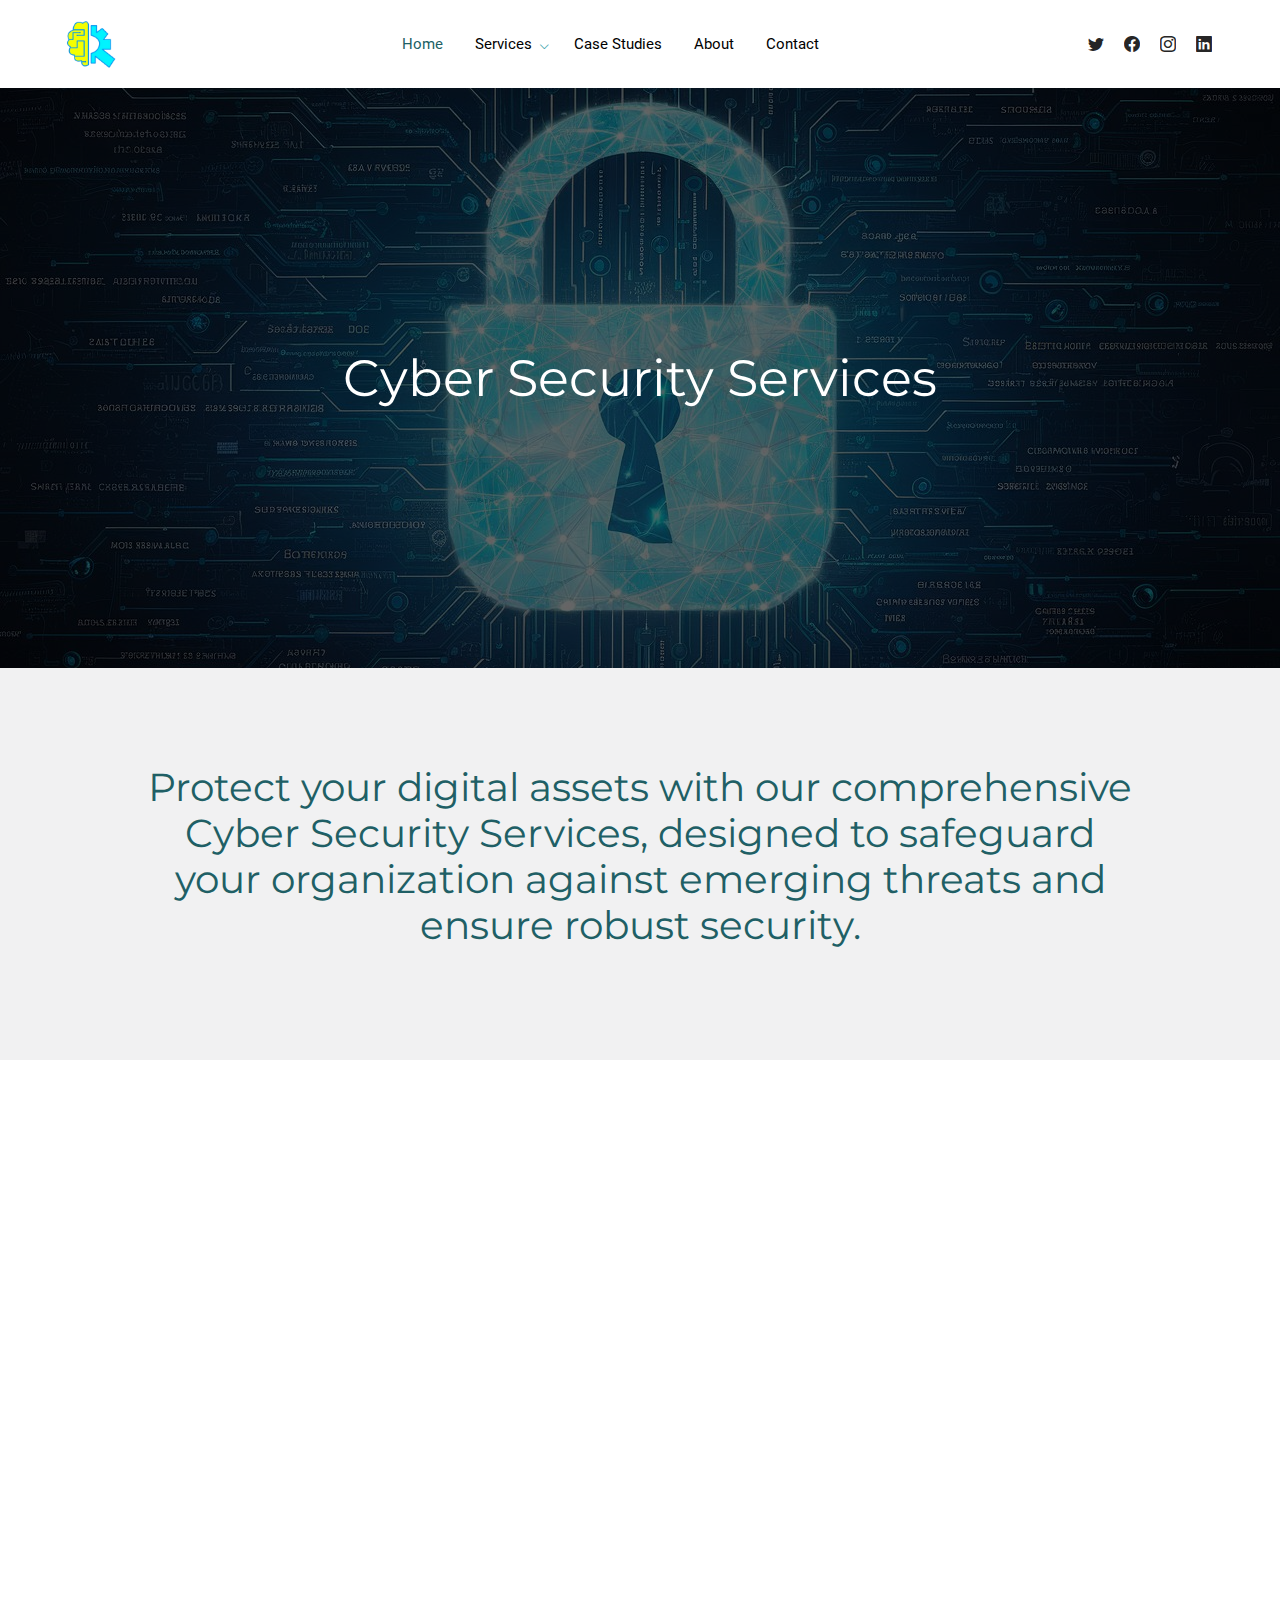
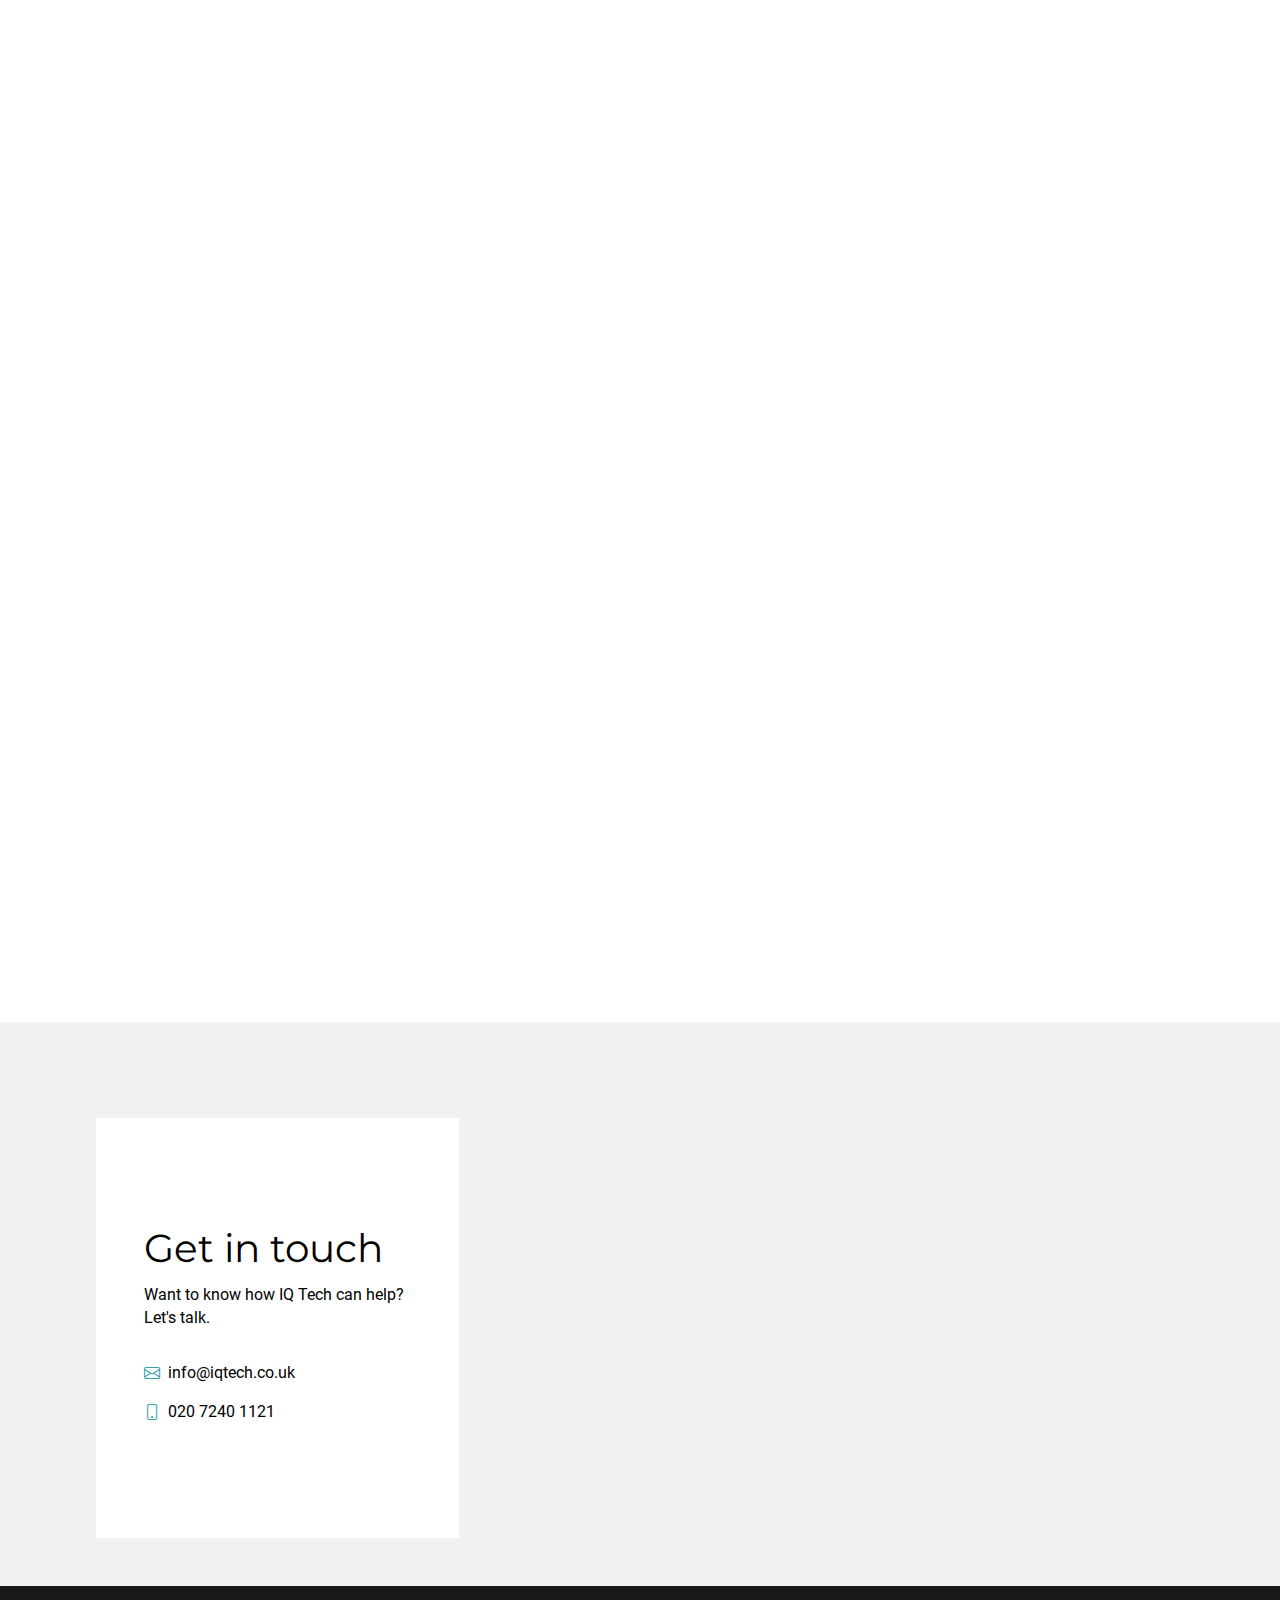
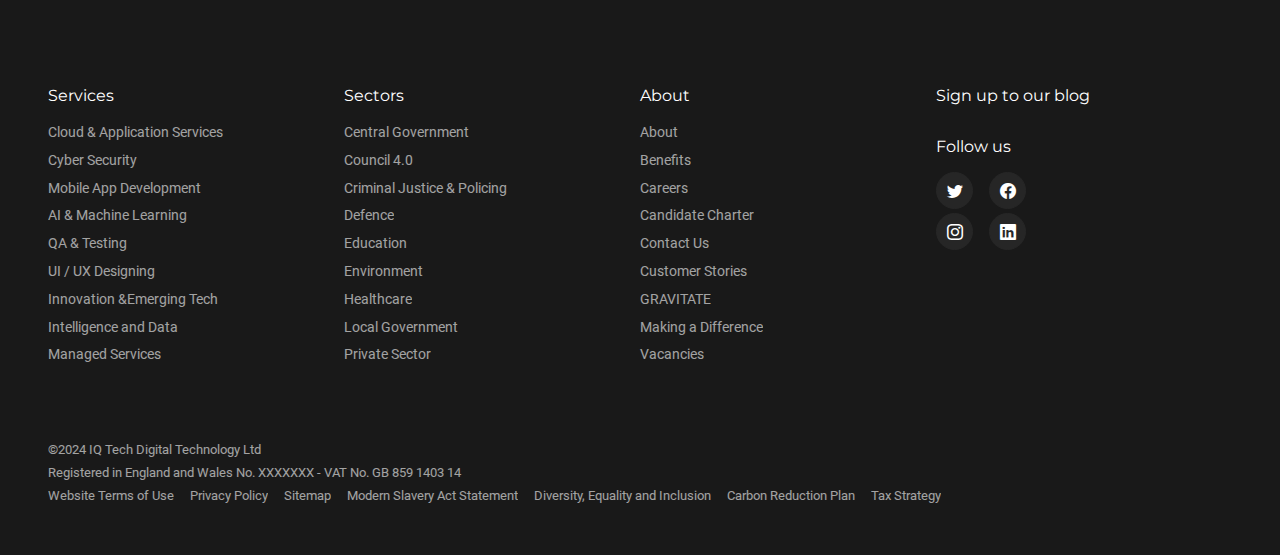
<file: html/Cyber.html>
<!DOCTYPE html>
<html lang="en" class=" supports csstransforms3d">

<head>
    <meta http-equiv="Content-Type" content="text/html; charset=UTF-8">

    <meta name="viewport" content="width=device-width, initial-scale=1, shrink-to-fit=no">
    <title>IQ TECH - Cyber Security Services</title>
    <meta name="description"
        content="Delivering end-to-end software solutions that are user-centric, secure, and designed for the future.">
    <meta property="og:locale" content="en_GB">
    <meta property="og:type" content="website">
    <meta property="og:title" content="IQ TECH">
    <meta property="og:description"
        content="Delivering end-to-end software solutions that are user-centric, secure, and designed for the future.">
    <!-- <meta property="og:url" content="https://methods.co.uk/"> -->
    <meta property="og:site_name" content="IQ TECH">
    <meta property="og:image" content="/image/flogo.png">

    <link data-size="32" rel="icon" type="image/png" sizes="32x32" href="/images/flogo.png">
    <link data-size="96" rel="icon" type="image/png" sizes="96x96" href="/images/flogo.png">
    <link data-size="16" rel="icon" type="image/png" sizes="16x16" href="/images/flogo.png">
    <meta name="robots" content="max-image-preview:large">
    <link rel="dns-prefetch" href="https://js-eu1.hs-scripts.com/">
    <style id="classic-theme-styles-inline-css" type="text/css">
        /*! This file is auto-generated */
        .wp-block-button__link {
            color: #fff;
            background-color: #32373c;
            border-radius: 9999px;
            box-shadow: none;
            text-decoration: none;
            padding: calc(.667em + 2px) calc(1.333em + 2px);
            font-size: 1.125em
        }

        .wp-block-file__button {
            background: #32373c;
            color: #fff;
            text-decoration: none
        }
    </style>
    <style id="global-styles-inline-css" type="text/css">
        body {
            --wp--preset--color--black: #000000;
            --wp--preset--color--cyan-bluish-gray: #abb8c3;
            --wp--preset--color--white: #ffffff;
            --wp--preset--color--pale-pink: #f78da7;
            --wp--preset--color--vivid-red: #cf2e2e;
            --wp--preset--color--luminous-vivid-orange: #ff6900;
            --wp--preset--color--luminous-vivid-amber: #fcb900;
            --wp--preset--color--light-green-cyan: #7bdcb5;
            --wp--preset--color--vivid-green-cyan: #00d084;
            --wp--preset--color--pale-cyan-blue: #8ed1fc;
            --wp--preset--color--vivid-cyan-blue: #0693e3;
            --wp--preset--color--vivid-purple: #9b51e0;
            --wp--preset--gradient--vivid-cyan-blue-to-vivid-purple: linear-gradient(135deg, rgba(6, 147, 227, 1) 0%, rgb(155, 81, 224) 100%);
            --wp--preset--gradient--light-green-cyan-to-vivid-green-cyan: linear-gradient(135deg, rgb(122, 220, 180) 0%, rgb(0, 208, 130) 100%);
            --wp--preset--gradient--luminous-vivid-amber-to-luminous-vivid-orange: linear-gradient(135deg, rgba(252, 185, 0, 1) 0%, rgba(255, 105, 0, 1) 100%);
            --wp--preset--gradient--luminous-vivid-orange-to-vivid-red: linear-gradient(135deg, rgba(255, 105, 0, 1) 0%, rgb(207, 46, 46) 100%);
            --wp--preset--gradient--very-light-gray-to-cyan-bluish-gray: linear-gradient(135deg, rgb(238, 238, 238) 0%, rgb(169, 184, 195) 100%);
            --wp--preset--gradient--cool-to-warm-spectrum: linear-gradient(135deg, rgb(74, 234, 220) 0%, rgb(151, 120, 209) 20%, rgb(207, 42, 186) 40%, rgb(238, 44, 130) 60%, rgb(251, 105, 98) 80%, rgb(254, 248, 76) 100%);
            --wp--preset--gradient--blush-light-purple: linear-gradient(135deg, rgb(255, 206, 236) 0%, rgb(152, 150, 240) 100%);
            --wp--preset--gradient--blush-bordeaux: linear-gradient(135deg, rgb(254, 205, 165) 0%, rgb(254, 45, 45) 50%, rgb(107, 0, 62) 100%);
            --wp--preset--gradient--luminous-dusk: linear-gradient(135deg, rgb(255, 203, 112) 0%, rgb(199, 81, 192) 50%, rgb(65, 88, 208) 100%);
            --wp--preset--gradient--pale-ocean: linear-gradient(135deg, rgb(255, 245, 203) 0%, rgb(182, 227, 212) 50%, rgb(51, 167, 181) 100%);
            --wp--preset--gradient--electric-grass: linear-gradient(135deg, rgb(202, 248, 128) 0%, rgb(113, 206, 126) 100%);
            --wp--preset--gradient--midnight: linear-gradient(135deg, rgb(2, 3, 129) 0%, rgb(40, 116, 252) 100%);
            --wp--preset--font-size--small: 13px;
            --wp--preset--font-size--medium: 20px;
            --wp--preset--font-size--large: 36px;
            --wp--preset--font-size--x-large: 42px;
            --wp--preset--spacing--20: 0.44rem;
            --wp--preset--spacing--30: 0.67rem;
            --wp--preset--spacing--40: 1rem;
            --wp--preset--spacing--50: 1.5rem;
            --wp--preset--spacing--60: 2.25rem;
            --wp--preset--spacing--70: 3.38rem;
            --wp--preset--spacing--80: 5.06rem;
            --wp--preset--shadow--natural: 6px 6px 9px rgba(0, 0, 0, 0.2);
            --wp--preset--shadow--deep: 12px 12px 50px rgba(0, 0, 0, 0.4);
            --wp--preset--shadow--sharp: 6px 6px 0px rgba(0, 0, 0, 0.2);
            --wp--preset--shadow--outlined: 6px 6px 0px -3px rgba(255, 255, 255, 1), 6px 6px rgba(0, 0, 0, 1);
            --wp--preset--shadow--crisp: 6px 6px 0px rgba(0, 0, 0, 1);
        }

        :where(.is-layout-flex) {
            gap: 0.5em;
        }

        :where(.is-layout-grid) {
            gap: 0.5em;
        }

        body .is-layout-flow>.alignleft {
            float: left;
            margin-inline-start: 0;
            margin-inline-end: 2em;
        }

        body .is-layout-flow>.alignright {
            float: right;
            margin-inline-start: 2em;
            margin-inline-end: 0;
        }

        body .is-layout-flow>.aligncenter {
            margin-left: auto !important;
            margin-right: auto !important;
        }

        body .is-layout-constrained>.alignleft {
            float: left;
            margin-inline-start: 0;
            margin-inline-end: 2em;
        }

        body .is-layout-constrained>.alignright {
            float: right;
            margin-inline-start: 2em;
            margin-inline-end: 0;
        }

        body .is-layout-constrained>.aligncenter {
            margin-left: auto !important;
            margin-right: auto !important;
        }

        body .is-layout-constrained> :where(:not(.alignleft):not(.alignright):not(.alignfull)) {
            max-width: var(--wp--style--global--content-size);
            margin-left: auto !important;
            margin-right: auto !important;
        }

        body .is-layout-constrained>.alignwide {
            max-width: var(--wp--style--global--wide-size);
        }

        body .is-layout-flex {
            display: flex;
        }

        body .is-layout-flex {
            flex-wrap: wrap;
            align-items: center;
        }

        body .is-layout-flex>* {
            margin: 0;
        }

        body .is-layout-grid {
            display: grid;
        }

        body .is-layout-grid>* {
            margin: 0;
        }

        :where(.wp-block-columns.is-layout-flex) {
            gap: 2em;
        }

        :where(.wp-block-columns.is-layout-grid) {
            gap: 2em;
        }

        :where(.wp-block-post-template.is-layout-flex) {
            gap: 1.25em;
        }

        :where(.wp-block-post-template.is-layout-grid) {
            gap: 1.25em;
        }

        .has-black-color {
            color: var(--wp--preset--color--black) !important;
        }

        .has-cyan-bluish-gray-color {
            color: var(--wp--preset--color--cyan-bluish-gray) !important;
        }

        .has-white-color {
            color: var(--wp--preset--color--white) !important;
        }

        .has-pale-pink-color {
            color: var(--wp--preset--color--pale-pink) !important;
        }

        .has-vivid-red-color {
            color: var(--wp--preset--color--vivid-red) !important;
        }

        .has-luminous-vivid-orange-color {
            color: var(--wp--preset--color--luminous-vivid-orange) !important;
        }

        .has-luminous-vivid-amber-color {
            color: var(--wp--preset--color--luminous-vivid-amber) !important;
        }

        .has-light-green-cyan-color {
            color: var(--wp--preset--color--light-green-cyan) !important;
        }

        .has-vivid-green-cyan-color {
            color: var(--wp--preset--color--vivid-green-cyan) !important;
        }

        .has-pale-cyan-blue-color {
            color: var(--wp--preset--color--pale-cyan-blue) !important;
        }

        .has-vivid-cyan-blue-color {
            color: var(--wp--preset--color--vivid-cyan-blue) !important;
        }

        .has-vivid-purple-color {
            color: var(--wp--preset--color--vivid-purple) !important;
        }

        .has-black-background-color {
            background-color: var(--wp--preset--color--black) !important;
        }

        .has-cyan-bluish-gray-background-color {
            background-color: var(--wp--preset--color--cyan-bluish-gray) !important;
        }

        .has-white-background-color {
            background-color: var(--wp--preset--color--white) !important;
        }

        .has-pale-pink-background-color {
            background-color: var(--wp--preset--color--pale-pink) !important;
        }

        .has-vivid-red-background-color {
            background-color: var(--wp--preset--color--vivid-red) !important;
        }

        .has-luminous-vivid-orange-background-color {
            background-color: var(--wp--preset--color--luminous-vivid-orange) !important;
        }

        .has-luminous-vivid-amber-background-color {
            background-color: var(--wp--preset--color--luminous-vivid-amber) !important;
        }

        .has-light-green-cyan-background-color {
            background-color: var(--wp--preset--color--light-green-cyan) !important;
        }

        .has-vivid-green-cyan-background-color {
            background-color: var(--wp--preset--color--vivid-green-cyan) !important;
        }

        .has-pale-cyan-blue-background-color {
            background-color: var(--wp--preset--color--pale-cyan-blue) !important;
        }

        .has-vivid-cyan-blue-background-color {
            background-color: var(--wp--preset--color--vivid-cyan-blue) !important;
        }

        .has-vivid-purple-background-color {
            background-color: var(--wp--preset--color--vivid-purple) !important;
        }

        .has-black-border-color {
            border-color: var(--wp--preset--color--black) !important;
        }

        .has-cyan-bluish-gray-border-color {
            border-color: var(--wp--preset--color--cyan-bluish-gray) !important;
        }

        .has-white-border-color {
            border-color: var(--wp--preset--color--white) !important;
        }

        .has-pale-pink-border-color {
            border-color: var(--wp--preset--color--pale-pink) !important;
        }

        .has-vivid-red-border-color {
            border-color: var(--wp--preset--color--vivid-red) !important;
        }

        .has-luminous-vivid-orange-border-color {
            border-color: var(--wp--preset--color--luminous-vivid-orange) !important;
        }

        .has-luminous-vivid-amber-border-color {
            border-color: var(--wp--preset--color--luminous-vivid-amber) !important;
        }

        .has-light-green-cyan-border-color {
            border-color: var(--wp--preset--color--light-green-cyan) !important;
        }

        .has-vivid-green-cyan-border-color {
            border-color: var(--wp--preset--color--vivid-green-cyan) !important;
        }

        .has-pale-cyan-blue-border-color {
            border-color: var(--wp--preset--color--pale-cyan-blue) !important;
        }

        .has-vivid-cyan-blue-border-color {
            border-color: var(--wp--preset--color--vivid-cyan-blue) !important;
        }

        .has-vivid-purple-border-color {
            border-color: var(--wp--preset--color--vivid-purple) !important;
        }

        .has-vivid-cyan-blue-to-vivid-purple-gradient-background {
            background: var(--wp--preset--gradient--vivid-cyan-blue-to-vivid-purple) !important;
        }

        .has-light-green-cyan-to-vivid-green-cyan-gradient-background {
            background: var(--wp--preset--gradient--light-green-cyan-to-vivid-green-cyan) !important;
        }

        .has-luminous-vivid-amber-to-luminous-vivid-orange-gradient-background {
            background: var(--wp--preset--gradient--luminous-vivid-amber-to-luminous-vivid-orange) !important;
        }

        .has-luminous-vivid-orange-to-vivid-red-gradient-background {
            background: var(--wp--preset--gradient--luminous-vivid-orange-to-vivid-red) !important;
        }

        .has-very-light-gray-to-cyan-bluish-gray-gradient-background {
            background: var(--wp--preset--gradient--very-light-gray-to-cyan-bluish-gray) !important;
        }

        .has-cool-to-warm-spectrum-gradient-background {
            background: var(--wp--preset--gradient--cool-to-warm-spectrum) !important;
        }

        .has-blush-light-purple-gradient-background {
            background: var(--wp--preset--gradient--blush-light-purple) !important;
        }

        .has-blush-bordeaux-gradient-background {
            background: var(--wp--preset--gradient--blush-bordeaux) !important;
        }

        .has-luminous-dusk-gradient-background {
            background: var(--wp--preset--gradient--luminous-dusk) !important;
        }

        .has-pale-ocean-gradient-background {
            background: var(--wp--preset--gradient--pale-ocean) !important;
        }

        .has-electric-grass-gradient-background {
            background: var(--wp--preset--gradient--electric-grass) !important;
        }

        .has-midnight-gradient-background {
            background: var(--wp--preset--gradient--midnight) !important;
        }

        .has-small-font-size {
            font-size: var(--wp--preset--font-size--small) !important;
        }

        .has-medium-font-size {
            font-size: var(--wp--preset--font-size--medium) !important;
        }

        .has-large-font-size {
            font-size: var(--wp--preset--font-size--large) !important;
        }

        .has-x-large-font-size {
            font-size: var(--wp--preset--font-size--x-large) !important;
        }

        .wp-block-navigation a:where(:not(.wp-element-button)) {
            color: inherit;
        }

        :where(.wp-block-post-template.is-layout-flex) {
            gap: 1.25em;
        }

        :where(.wp-block-post-template.is-layout-grid) {
            gap: 1.25em;
        }

        :where(.wp-block-columns.is-layout-flex) {
            gap: 2em;
        }

        :where(.wp-block-columns.is-layout-grid) {
            gap: 2em;
        }

        .wp-block-pullquote {
            font-size: 1.5em;
            line-height: 1.6;
        }
    </style>
    <link rel="stylesheet" href="https://cdn.jsdelivr.net/npm/bootstrap-icons@1.11.3/font/bootstrap-icons.min.css">
    <link rel="stylesheet" href="/stylesheet/style.css" media="all">
    <script type="text/javascript" async="" src="/javascript/js"></script>
    <script type="text/javascript" class="hsq-set-content-id" data-content-id="standard-page">
        var _hsq = _hsq || [];
        _hsq.push(["setContentType", "standard-page"]);
    </script>
    <style>
        .c_icon {
            display: inline-block;
            /* Ensures the div behaves like an inline element */
            width: 80px;
            /* Set the width of the div to match the font size */
            margin: 0 auto;
            /* Center the div horizontally */
            margin-top: 15px;
        }

        .c_icon i {
            font-size: 80px;
            /* Maintain the font size for the icon */
        }
    </style>
</head>

<body class="page-template-default page page-id-196 page-child parent-pageid-122">
    <div id="hs-web-interactives-top-push-anchor" class="go3670563033"></div>

    <header data-current-page="home" class="section-in section-been">
        <nav id="main-nav" class="c-main-nav">
            <div class="container">
                <div class="c-main-nav-logo">
                    <a href="/index.html" class="logo-container"><img src="/images/flogo.png" alt="IQ TECH"></a>
                </div>
                <ul class="c-main-nav-links c-main-nav-links--p">
                    <li class="page-link active" data-page-name="home">
                        <a href="/index.html">Home</a>
                    </li>

                    <li class="page-link has-children" tabindex="0" data-page-name="Services">
                        <a href="/html/services.html">Services<i class="bi-chevron-down"></i></a>
                        <div class="children">
                            <div class="children__title">
                                <p>What we do</p>
                                <p class="h3">Services &amp; solutions</p>
                            </div>
                            <ul class="children__links">
                                <li>
                                    <a href="/html/cloud.html"><span>Cloud Engineering and Platforms<i
                                                class="bi-arrow-right"></i></span></a>
                                </li>
                                <li>
                                    <a href="/html/Cyber.html"><span>Cyber Security Services<i
                                                class="bi-arrow-right"></i></span></a>
                                </li>
                                <li>
                                    <a href="/html/Web.html"><span>Web & Mobile Solutions<i
                                                class="bi-arrow-right"></i></span></a>
                                </li>
                                <li>
                                    <a href="/html/AI.html"><span>AI and Machine Learning<i
                                                class="bi-arrow-right"></i></span></a>
                                </li>
                                <li>
                                    <a href="/html/QA.html"><span>QA and Testing Services<i
                                                class="bi-arrow-right"></i></span></a>
                                </li>
                                <li>
                                    <a href="/html/UI.html"><span>UI/UX Design Services<i
                                                class="bi-arrow-right"></i></span></a>
                                </li>
                                <li>
                                    <a href="/html/power.html"><span>Power BI<i class="bi-arrow-right"></i></span></a>
                                </li>
                                <li>
                                    <a href="/html/manage.html"><span>Managed Services<i
                                                class="bi-arrow-right"></i></span></a>
                                </li>
                                <li>
                                    <a href="/html/intelligence.html"><span>Intelligence and Data Services<i
                                                class="bi-arrow-right"></i></span></a>
                                </li>

                            </ul>
                        </div>
                        <i class="bi-chevron-down"></i>
                    </li>
                    <li class="page-link" data-page-name="contact-us">
                        <a href="#">Case Studies</a>
                    </li>
                    <li class="page-link" data-page-name="contact-us">
                        <a href="/html/about.html">About</a>
                    </li>

                    <li class="page-link" data-page-name="contact-us">
                        <a href="#">Contact</a>
                    </li>
                </ul>

                <ul class="c-main-nav-links c-main-nav-links--s">
                    <li class="page-link page-link--social"><a href="#" target="_blank" rel="noreferrer"
                            aria-label="Follow us on Twitter"><i class="bi-twitter"></i></a></li>
                    <li class="page-link page-link--social"><a href="#" target="_blank" rel="noreferrer"
                            aria-label="Follow us on Facebook"><i class="bi-facebook"></i></a></li>
                    <li class="page-link page-link--social"><a href="#" target="_blank" rel="noreferrer"
                            aria-label="Follow us on Instagram"><i class="bi-instagram"></i></a></li>
                    <li class="page-link page-link--social"><a href="#" target="_blank" rel="noreferrer"
                            aria-label="Follow us on LinkedIn"><i class="bi-linkedin"></i></a></li>

                </ul>

                <button id="nav-toggle" class="nav-toggle">
                    Menu
                    <span class="lines"></span>
                </button>
            </div>
        </nav>
    </header>

    <main>
        <section class="c-page-header ll-image section-been section-init"
            style="background-image: url(&quot;/images/cybersecurity.jpeg&quot;);">
            <div class="container">
                <div class="c-page-header-inner">
                    <div class="c-page-header-content">
                        <h1>Cyber Security Services</h1>
                    </div>
                </div>
            </div>
        </section> <!-- blocks -->

        <section class="c-block c-block--cols c-block--grey section-in section-been">
            <div class="container container--block">
                <h2 class="c-block-title">Protect your digital assets with our comprehensive Cyber Security Services, designed to safeguard your organization against emerging threats and ensure robust security.</h2>
            </div>
            <!-- <div class="container narrow">
                <div class="col">
                    <div class="wysiwyg-content">

                        <p style="text-align: left;">IQ Tech propels your business to the forefront of innovation with
                            our Power Apps services. We specialize in creating custom solutions tailored to your needs.
                            Whether it's streamlining your processes, enhancing decision-making with Power BI, or
                            automating tasks with Power Automate, we've got you covered. Our team guides you every step
                            of the way, ensuring you maximize the benefits of Power Apps. With IQ Tech, you're poised
                            for a leap in productivity and a future of efficient operations.</p>

                        <h1 style="text-align: center;"><span style="color: #205f65;">Why Us</span></h1>

                        <h2 style="text-align: left;"><span style="color: #205f65;">Seamless Power Platform
                                Integration</span></h2>

                        <p style="text-align: left;"><span style="color: #000000;">Our integration services
                                ensure that
                                your Power Platform solutions work in perfect harmony with your existing
                                systems. From
                                custom connectors to APIs, we facilitate smooth data exchange and system
                                interoperability, enhancing the efficiency and effectiveness of your digital
                                ecosystem.
                        </p>


                        <h2 style="text-align: left;"><span style="color: #205f65;">Governance, Security, &
                                Compliance
                            </span></h2>
                        <p style="text-align: left;">Navigate the complexities of digital governance with our
                            advisory
                            services. We provide expert guidance on best practices for governance, security, and
                            compliance within the Power Platform environment, ensuring your solutions are robust,
                            secure, and compliant with regulatory standards.

                        </p>


                        <h2 style="text-align: left;"><span style="color: #205f65;">Ongoing Training &
                                Support</span>
                        </h2>
                        <p style="text-align: left;">Empower your team with our comprehensive training and support
                            services. We provide tailored training sessions to ensure your workforce is adept at
                            utilizing the developed solutions, complemented by ongoing support to address any
                            challenges, ensuring smooth operation and continuous improvement.</p>

                    </div>
                </div>
            </div> -->
        </section>




        <section class="c-block c-block--page-links section-init" style="background-color: white;">
            <h2 class="c-block-title">Our Offerings</h2>
            <div class="container" style="margin-top: 2em;">
                <article class="c-page-link" style="border: 2px dotted rebeccapurple;">
                    <a href="/html/cloud.html" class="c-page-link-inner" aria-label="Services">
                        <div class="c_icon">
                            <i class="bi bi-shield-lock" style="color: rebeccapurple;"></i>

                        </div>
                        <div class="c-page-link__content" style="justify-content: space-evenly">
                            <h3 style="text-align: center;">Threat Assessment & Vulnerability Management</h3>
                        </div>
                        <div class="c-page-link__content">
                            <p style="text-align: center;">Conducting thorough assessments to identify vulnerabilities and potential threats within your IT infrastructure. We provide actionable insights and remediation strategies to strengthen your defenses.</p>

                            <!-- <i class="bi-arrow-right"></i> -->
                        </div>
                    </a>

                </article>
                <article class="c-page-link" style="border: 2px dotted rgb(255, 213, 0);">
                    <a href="#" class="c-page-link-inner" aria-label="About">
                        <div class="c_icon">
                            <i class="bi bi-exclamation-triangle" style="color:  rgb(255, 213, 0);;"></i>
                            <!-- <div class="ll-image media-cover" data-ll-type="bg" data-ll-src="/images/power_bi.png"></div> -->
                        </div>
                        <div class="c-page-link__content" style="justify-content: space-evenly">
                            <h3 style="text-align: center;">Security Monitoring & Incident Response</h3>
                        </div>
                        <div class="c-page-link__content">
                            <p style="text-align: center;">Offering continuous monitoring of your network and systems to detect and respond to security incidents in real-time. Our proactive approach minimizes the impact of breaches and ensures swift recovery.</p>

                            <!-- <i class="bi-arrow-right"></i> -->
                        </div>
                    </a>
                </article>

                <article class="c-page-link" style="border: 2px dotted rgb(0, 128, 255);">
                    <a href="#" class="c-page-link-inner" aria-label="About">
                        <div class="c_icon">
                            <i class="bi bi-file-earmark-check" style="color: rgb(0, 128, 255); ;"></i>
                            <!-- <div class="ll-image media-cover" data-ll-type="bg" data-ll-src="/images/power_auto.png">
                                </div> -->
                        </div>
                        <div class="c-page-link__content" style="justify-content: space-evenly">
                            <h3 style="text-align: center;">Risk Management & Compliance</h3>
                        </div>
                        <div class="c-page-link__content">
                            <p style="text-align: center;">Helping you manage risk and ensure compliance with industry regulations and standards. We provide guidance on best practices and assist in implementing policies that protect sensitive data.</p>

                            <!-- <i class="bi-arrow-right"></i> -->
                        </div>
                    </a>
                </article>
            </div>

            <div class="container" style="margin-top: 2em;">
                <article class="c-page-link" style="border: 2px dotted rgb(64, 128, 128);">
                    <a href="#" class="c-page-link-inner" aria-label="About">
                        <div class="c_icon">
                            <i class="bi bi-person-lock" style="color: rgb(64, 128, 128);"></i>
                            <!-- <div class="ll-image media-cover" data-ll-type="bg" data-ll-src="/images/Power_Copilot.png">
                                </div> -->
                        </div>
                        <div class="c-page-link__content" style="justify-content: space-evenly">
                            <h3 style="text-align: center;">Identity & Access Management (IAM)</h3>
                        </div>
                        <div class="c-page-link__content">
                            <p style="text-align: center;">Implementing robust IAM solutions to control access to your systems and data. Our services ensure that only authorized users have access to critical resources, reducing the risk of insider threats.
                            </p>

                            <!-- <i class="bi-arrow-right"></i> -->
                        </div>
                    </a>
                </article>

                <article class="c-page-link" style="border: 2px dotted rgb(226, 134, 49)">
                    <a href="#" class="c-page-link-inner" aria-label="About">
                        <div class="c_icon">
                            <i class="bi bi-person-badge" style="color: rgb(226, 134, 49)"></i>
                            <!-- <i class="></i> -->
                            <!-- <div class="ll-image media-cover" data-ll-type="bg"
                                    data-ll-src="/images/power_plateform.jpg"></div> -->
                        </div>
                        <div class="c-page-link__content" style="justify-content: space-evenly">
                            <h3 style="text-align: center;">Security Awareness Training</h3>
                        </div>
                        <div class="c-page-link__content">
                            <p style="text-align: center;">Educating your employees on the latest cyber threats and best practices for security. Our training programs are designed to build a security-conscious culture within your organization.</p>

                            <!-- <i class="bi-arrow-right"></i> -->
                        </div>
                    </a>
                </article>

                <article class="c-page-link" style="border: 2px dotted rgb(218, 81, 147)" ;>
                    <a href="#" class="c-page-link-inner" aria-label="About">
                        <div class="c_icon">
                            <i class="bi bi-bug" style="color: rgb(218, 81, 147)"></i>
                            <!-- <div class="ll-image media-cover" data-ll-type="bg" data-ll-src="/images/connector.jpg">
                                </div> -->
                        </div>
                        <div class="c-page-link__content" style="justify-content: space-evenly">
                            <h3 style="text-align: center;">Penetration Testing & Ethical Hacking</h3>
                        </div>
                        <div class="c-page-link__content">
                            <p style="text-align: center;">
                                Simulating cyber-attacks to test the resilience of your defenses. Our ethical hacking services help identify weaknesses and provide recommendations for improvement.</p>

                            <!-- <i class="bi-arrow-right"></i> -->
                        </div>
                    </a>
                </article>

            </div>
            <div class="container"  style="margin-top: 2em;">
                <article class="c-page-link" style="border: 2px dotted #356434">
                    <a href="#" class="c-page-link-inner" aria-label="About">
                        <div class="c_icon">
                            <i class="bi bi-cloud-check" style="color: #356434"></i>
                            <!-- <div class="ll-image media-cover" data-ll-type="bg" data-ll-src="/images/Power_Copilot.png">
                                </div> -->
                        </div>
                        <div class="c-page-link__content">
                            <h3 style="text-align: center;">Cloud Security Services</h3>
                        </div>
                        <div class="c-page-link__content">
                            <p style="text-align: center;">Securing your cloud infrastructure and applications. We ensure that your cloud environments are configured correctly and protected against vulnerabilities.

                            </p>

                            <!-- <i class="bi-arrow-right"></i> -->
                        </div>
                    </a>
                </article>

                <article class="c-page-link" style="border: 2px dotted #BB3148">
                    <a href="#" class="c-page-link-inner" aria-label="About">
                        <div class="c_icon">
                            <i class="bi bi-shield-lock" style="color: #BB3148"></i>
                            <!-- <i class="></i> -->
                            <!-- <div class="ll-image media-cover" data-ll-type="bg"
                                    data-ll-src="/images/power_plateform.jpg"></div> -->
                        </div>
                        <div class="c-page-link__content">
                            <h3 style="text-align: center;">Data Protection & Encryption</h3>
                        </div>
                        <div class="c-page-link__content">
                            <p style="text-align: center;">Implementing advanced encryption techniques to protect your data at rest and in transit. Our solutions ensure the confidentiality and integrity of your sensitive information.</p>

                            <!-- <i class="bi-arrow-right"></i> -->
                        </div>
                    </a>
                </article>

            </div>
        </section>

        <!-- <section class="c-block c-block--cols c-block--grey section-init">
            <div class="container container--block">
                <h1 class="c-block-title">Our Process</h1>
            </div>
            <div class="container narrow">
                <div class="col">
                    <div class="wysiwyg-content">

                        <h1><span style="color: #205f65;"><strong>Simple, Seamless, Streamlined.</strong></span></h1>
                        <div style="display: flex; align-items: flex-start;">
                            <img src="/images/1.png" style="margin-right: 15px;margin-top: 5px; width: 70px;">
                            <div>
                                <h2><span style="color: #205f65;"><strong>Discovery call</strong></span></h2>
                                <p>A discovery call will help us discuss your project’s needs, challenges, and goals. It
                                    helps
                                    gather relevant information to understand your requirements and determine the
                                    solution.</p>
                            </div>
                        </div>
                        <div style="display: flex; align-items: flex-start;">
                            <img src="/images/2.png" style="margin-right: 15px;margin-top: 5px; width: 70px;">
                            <div>
                                <h2><span style="color: #205f65;"><strong>Discuss solution and team
                                            structure.</strong></span>
                                </h2>
                                <p>Now we will discuss how our team can help solve your challenge. Here we highlight the
                                    key
                                    features, project specifications, and budget, finalize the engagement model, and
                                    select and
                                    onboard your team.</p>
                            </div>
                        </div>
                        <div style="display: flex; align-items: flex-start;">
                            <img src="/images/3.png" style="margin-right: 15px;margin-top: 5px; width: 70px;">
                            <div>
                                <h2><span style="color: #205f65;"><strong>Get started and track
                                            performances</strong></span>
                                </h2>
                                <p>After discussion, our team will get to work. We will continuously track the progress
                                    and
                                    update you to take your feedback to cater to your needs and complete the project on
                                    time.
                                </p>
                            </div>
                        </div>
                    </div>
                </div>
            </div>
            <div class="container container--block">
            </div>
        </section> -->

        <section class="c-cta-footer section-init">
            <div class="container">
                <div class="ll-image col col--50 col--md-66 c-cta-footer-cover" data-ll-type="bg"
                    data-ll-src="/images/contact.jpeg"></div>
                <div class="col col--50 col--md-33 c-cta-footer-content">
                    <div class="cta-footer-content-inner">
                        <h2 class="">Get in touch</h2>
                        <p class="sub-text">Want to know how IQ Tech can help? Let's talk.</p>
                        <p class="p-l"><i class="bi bi-envelope"></i><a
                                href="mailto:info@Iqtech.co.uk">info@iqtech.co.uk</a>
                        </p>
                        <p class="p-l"><i class="bi-phone"></i><a href="tel:02072401121">020 7240 1121</a></p>
                    </div>
                </div>
            </div>
        </section>
    </main>


    <footer class="section-init">
        <div class="container">
            <nav class="footer">
                <div class="footer-menu-col">
                    <h3>Services</h3>
                    <ul class="menu">
                        <li><a href="#">Cloud & Application Services</a></li>
                        <li><a href="#">Cyber Security</a></li>
                        <li><a href=#>Mobile App Development</a></li>
                        <li><a href="#">AI & Machine Learning</a></li>
                        <li><a href="#">QA & Testing</a></li>
                        <li><a href="#">UI / UX Designing</a></li>
                        <li><a href="#">Innovation &amp;Emerging Tech</a></li>
                        <li><a href="#">Intelligence and Data</a></li>
                        <li><a href="#">Managed Services</a></li>

                    </ul>
                </div>
                <div class="footer-menu-col">
                    <h3>Sectors</h3>
                    <ul class="menu">
                        <li><a href="#">Central Government</a>
                        </li>
                        <li><a href="#" target="_blank" rel="noreferrer">Council 4.0</a>
                        </li>
                        <li><a href="#">Criminal Justice &amp; Policing</a></li>
                        <li><a href="#">Defence</a></li>
                        <li><a href="#">Education</a></li>
                        <li><a href="#">Environment</a></li>
                        <li><a href="#">Healthcare</a></li>
                        <li><a href="#">Local Government</a></li>
                        <li><a href="#">Private Sector</a></li>
                    </ul>
                </div>
                <div class="footer-menu-col">
                    <h3>About</h3>
                    <ul class="menu">

                        <li><a href="#">About</a></li>
                        <li><a href="#">Benefits</a></li>
                        <li><a href="#">Careers</a></li>
                        <li><a href="#">Candidate Charter</a></li>
                        <li><a href="#">Contact Us</a></li>
                        <li><a href="#">Customer Stories</a></li>

                        <li><a href="#">GRAVITATE</a></li>
                        <li><a href="#">Making a Difference</a></li>

                        <li><a href="#">Vacancies</a></li>
                    </ul>
                </div>
            </nav>
            <div class="footer-follow">
                <h3>Sign up to our blog</h3>
                <script src="/javascript/forms2.min.js.download"></script>
                <form id="mktoForm_1187" data-hs-cf-bound="true"></form>
                <script>MktoForms2.loadForm("//app-lon09.marketo.com", "712-UQW-323", 1187);</script>
                <h3>Follow us</h3>
                <ul class="social-links">
                    <li><a href="#" rel="noreferrer" target="_blank" aria-label="Follow us on Twitter"><i
                                class="bi-twitter"></i></a></li>
                    <li><a href="#" rel="noreferrer" target="_blank" aria-label="Follow us on Facebook"><i
                                class="bi-facebook"></i></a></li>
                </ul>
                <ul class="social-links">
                    <li><a href="#" rel="noreferrer" target="_blank" aria-label="Follow us on Instagram"><i
                                class="bi-instagram"></i></a></li>
                    <li><a href="#" rel="noreferrer" target="_blank" aria-label="Follow us on LinkedIn"><i
                                class="bi-linkedin"></i></a></li>
                </ul>
            </div>
            <div class="footer-btm">
                <div class="footer-btm-container">
                    <div class="legal-copy">
                        <p>©2024 IQ Tech Digital Technology Ltd<br>
                            Registered in England and Wales No. XXXXXXX - VAT No. GB 859 1403 14</p>
                    </div>
                    <nav class="footer-legal">
                        <ul class="menu">
                            <li><a href="" target="_blank" rel="noreferrer">Website Terms of Use</a></li>
                            <li><a href="" target="_blank" rel="noreferrer">Privacy Policy</a></li>
                            <li><a href="">Sitemap</a></li>
                            <li><a href="" target="_blank" rel="noreferrer">Modern Slavery Act Statement</a></li>
                            <li><a href="" target="_blank" rel="noreferrer">Diversity, Equality and Inclusion</a></li>
                            <li><a href="" target="_blank" rel="noreferrer">Carbon Reduction Plan</a></li>
                            <li><a href="" target="_blank" rel="noreferrer">Tax Strategy</a></li>
                        </ul>
                    </nav>
                </div>
            </div>
        </div>
    </footer>

    <div id="overlay" class="site-overlay"></div>
    <script type="text/javascript" src="/javascript/scripts.js.download"></script>
    <script type="text/javascript" src="/javascript/app.js.download"></script>
    <script type="text/javascript" id="" src="/javascript/js(1)"></script>
    <div id="hs-interactives-modal-overlay" class="go1632949049"></div>
    </div>
    <div class="go2933276541 go1348078617" id="hs-web-interactives-bottom-anchor"></div>
    <div id="hs-web-interactives-floating-container">
        <div id="hs-web-interactives-floating-top-left-anchor" class="go2417249464 go613305155">
        </div>
        <div id="hs-web-interactives-floating-top-right-anchor" class="go2417249464 go471583506">
        </div>
        <div id="hs-web-interactives-floating-bottom-left-anchor" class="go2417249464 go3921366393">
        </div>
        <div id="hs-web-interactives-floating-bottom-right-anchor" class="go2417249464 go3967842156">
        </div>
    </div>
</body>

</html>
</file>
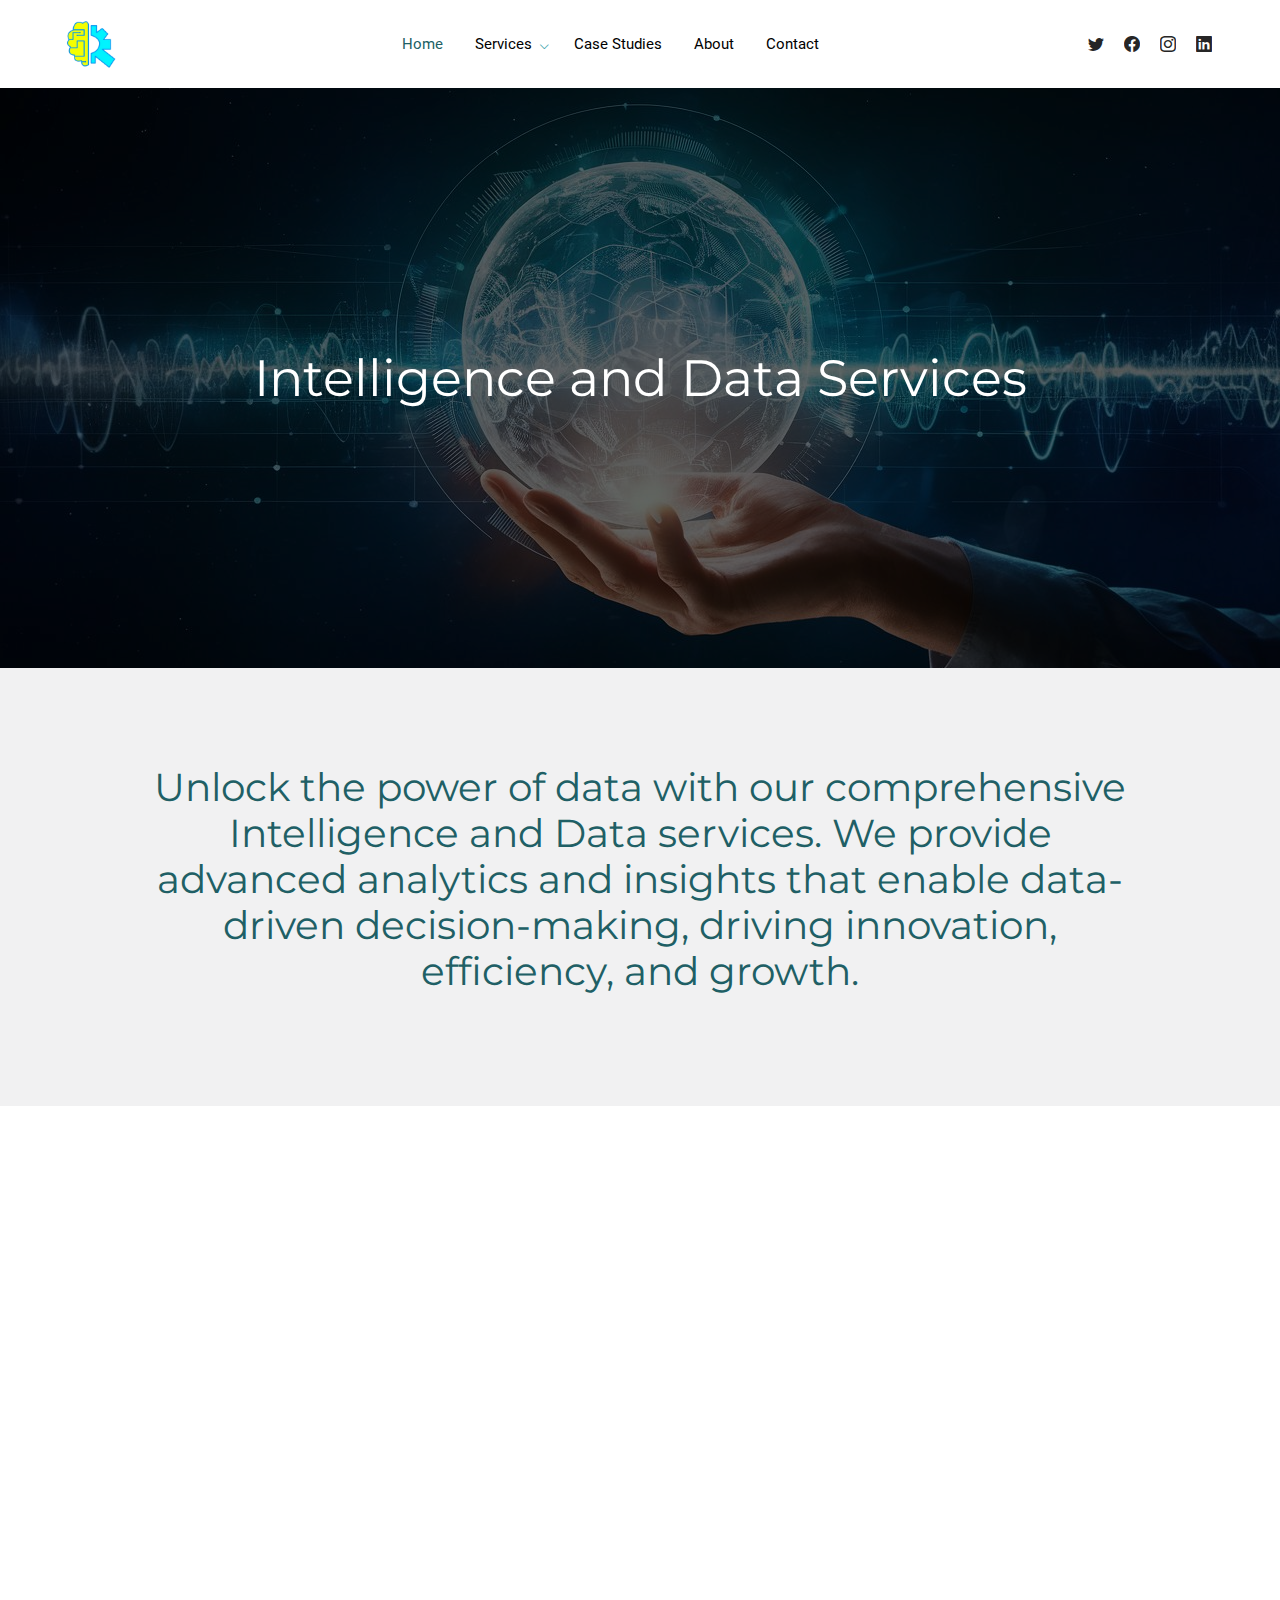
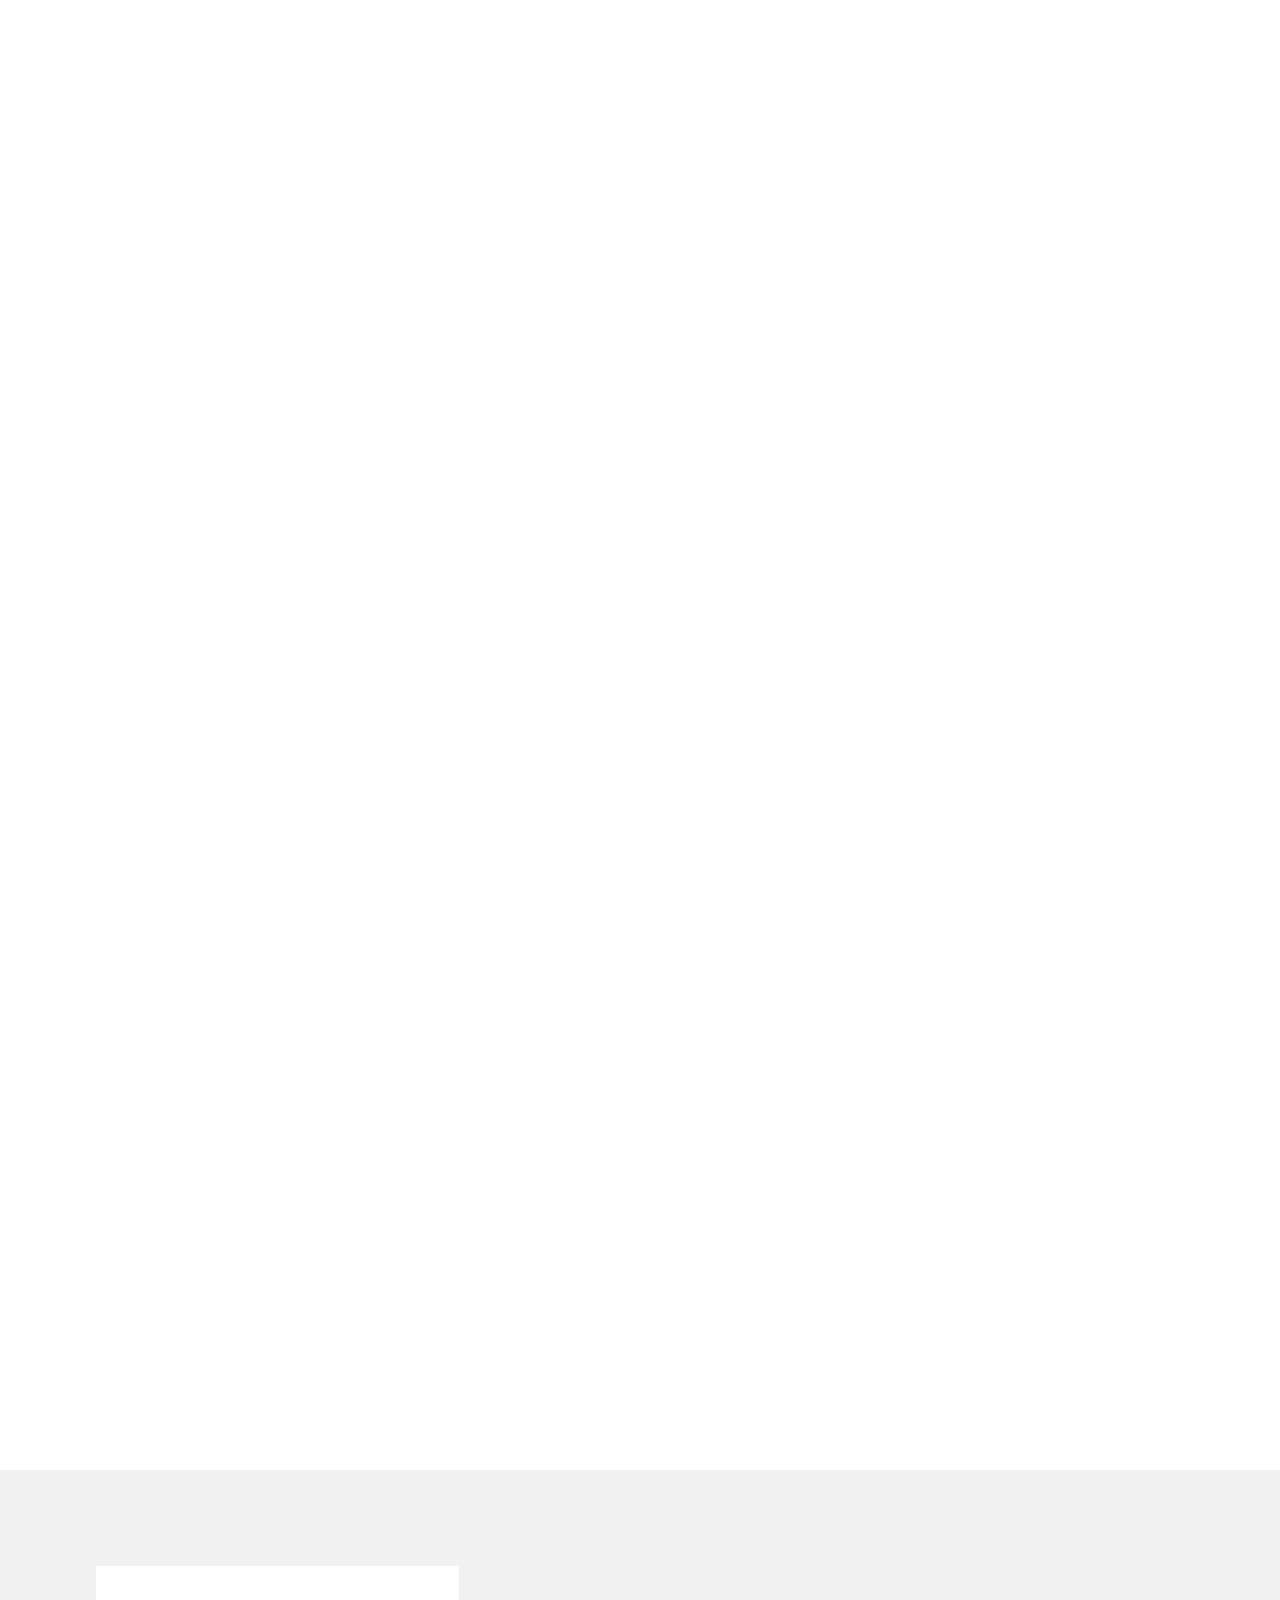
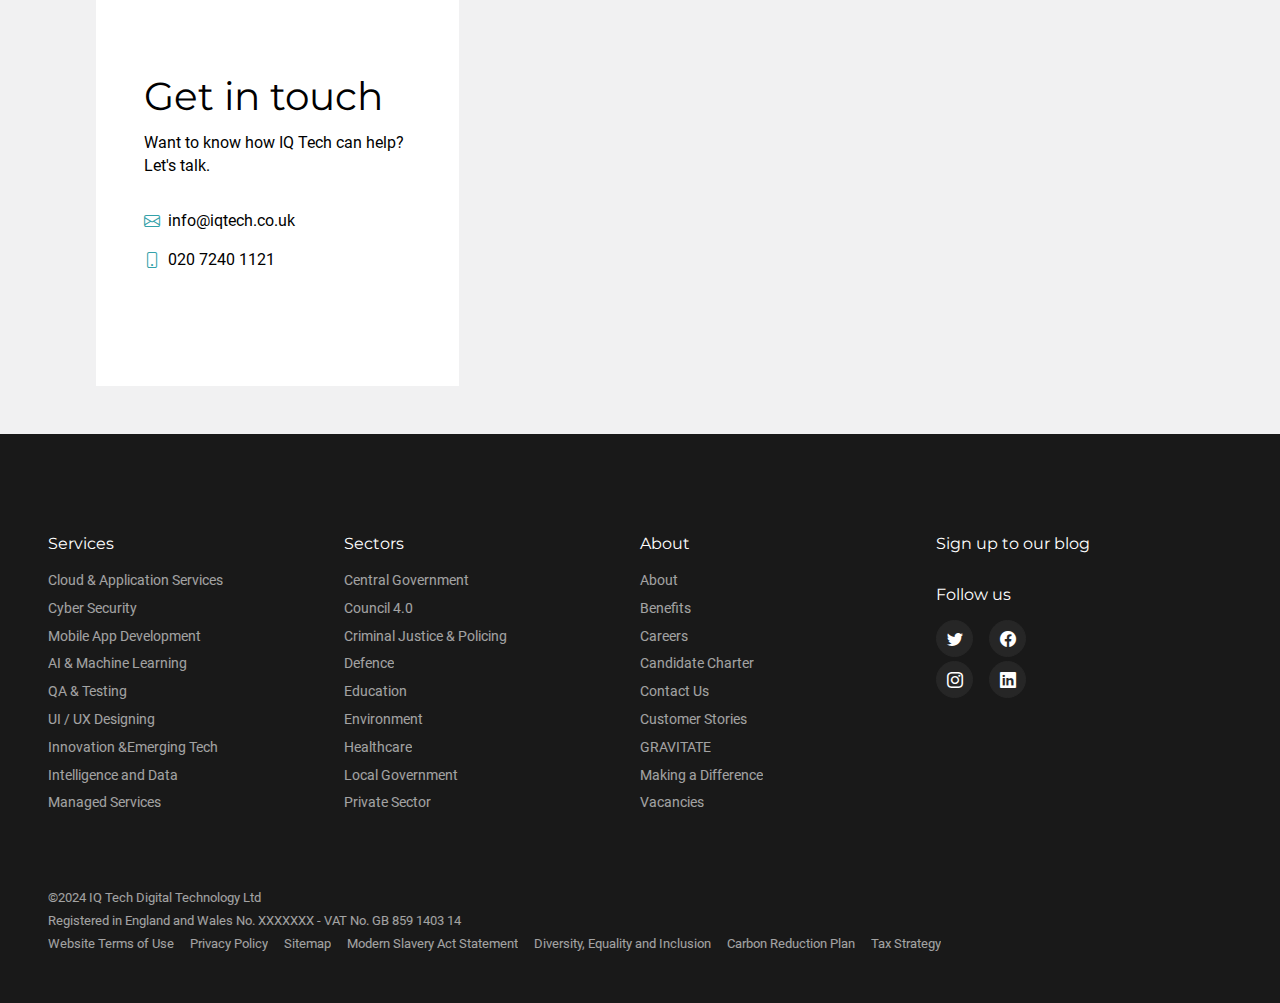
<file: html/intelligence.html>
<!DOCTYPE html>
<html lang="en" class=" supports csstransforms3d">

<head>
    <meta http-equiv="Content-Type" content="text/html; charset=UTF-8">

    <meta name="viewport" content="width=device-width, initial-scale=1, shrink-to-fit=no">
    <title>IQ TECH - Intelligence and Data Services</title>
    <meta name="description"
        content="Delivering end-to-end software solutions that are user-centric, secure, and designed for the future.">
    <meta property="og:locale" content="en_GB">
    <meta property="og:type" content="website">
    <meta property="og:title" content="IQ TECH">
    <meta property="og:description"
        content="Delivering end-to-end software solutions that are user-centric, secure, and designed for the future.">
    <!-- <meta property="og:url" content="https://methods.co.uk/"> -->
    <meta property="og:site_name" content="IQ TECH">
    <meta property="og:image" content="/image/flogo.png">

    <link data-size="32" rel="icon" type="image/png" sizes="32x32" href="/images/flogo.png">
    <link data-size="96" rel="icon" type="image/png" sizes="96x96" href="/images/flogo.png">
    <link data-size="16" rel="icon" type="image/png" sizes="16x16" href="/images/flogo.png">
    <meta name="robots" content="max-image-preview:large">
    <link rel="dns-prefetch" href="https://js-eu1.hs-scripts.com/">
    <style id="classic-theme-styles-inline-css" type="text/css">
        /*! This file is auto-generated */
        .wp-block-button__link {
            color: #fff;
            background-color: #32373c;
            border-radius: 9999px;
            box-shadow: none;
            text-decoration: none;
            padding: calc(.667em + 2px) calc(1.333em + 2px);
            font-size: 1.125em
        }

        .wp-block-file__button {
            background: #32373c;
            color: #fff;
            text-decoration: none
        }
    </style>
    <style id="global-styles-inline-css" type="text/css">
        body {
            --wp--preset--color--black: #000000;
            --wp--preset--color--cyan-bluish-gray: #abb8c3;
            --wp--preset--color--white: #ffffff;
            --wp--preset--color--pale-pink: #f78da7;
            --wp--preset--color--vivid-red: #cf2e2e;
            --wp--preset--color--luminous-vivid-orange: #ff6900;
            --wp--preset--color--luminous-vivid-amber: #fcb900;
            --wp--preset--color--light-green-cyan: #7bdcb5;
            --wp--preset--color--vivid-green-cyan: #00d084;
            --wp--preset--color--pale-cyan-blue: #8ed1fc;
            --wp--preset--color--vivid-cyan-blue: #0693e3;
            --wp--preset--color--vivid-purple: #9b51e0;
            --wp--preset--gradient--vivid-cyan-blue-to-vivid-purple: linear-gradient(135deg, rgba(6, 147, 227, 1) 0%, rgb(155, 81, 224) 100%);
            --wp--preset--gradient--light-green-cyan-to-vivid-green-cyan: linear-gradient(135deg, rgb(122, 220, 180) 0%, rgb(0, 208, 130) 100%);
            --wp--preset--gradient--luminous-vivid-amber-to-luminous-vivid-orange: linear-gradient(135deg, rgba(252, 185, 0, 1) 0%, rgba(255, 105, 0, 1) 100%);
            --wp--preset--gradient--luminous-vivid-orange-to-vivid-red: linear-gradient(135deg, rgba(255, 105, 0, 1) 0%, rgb(207, 46, 46) 100%);
            --wp--preset--gradient--very-light-gray-to-cyan-bluish-gray: linear-gradient(135deg, rgb(238, 238, 238) 0%, rgb(169, 184, 195) 100%);
            --wp--preset--gradient--cool-to-warm-spectrum: linear-gradient(135deg, rgb(74, 234, 220) 0%, rgb(151, 120, 209) 20%, rgb(207, 42, 186) 40%, rgb(238, 44, 130) 60%, rgb(251, 105, 98) 80%, rgb(254, 248, 76) 100%);
            --wp--preset--gradient--blush-light-purple: linear-gradient(135deg, rgb(255, 206, 236) 0%, rgb(152, 150, 240) 100%);
            --wp--preset--gradient--blush-bordeaux: linear-gradient(135deg, rgb(254, 205, 165) 0%, rgb(254, 45, 45) 50%, rgb(107, 0, 62) 100%);
            --wp--preset--gradient--luminous-dusk: linear-gradient(135deg, rgb(255, 203, 112) 0%, rgb(199, 81, 192) 50%, rgb(65, 88, 208) 100%);
            --wp--preset--gradient--pale-ocean: linear-gradient(135deg, rgb(255, 245, 203) 0%, rgb(182, 227, 212) 50%, rgb(51, 167, 181) 100%);
            --wp--preset--gradient--electric-grass: linear-gradient(135deg, rgb(202, 248, 128) 0%, rgb(113, 206, 126) 100%);
            --wp--preset--gradient--midnight: linear-gradient(135deg, rgb(2, 3, 129) 0%, rgb(40, 116, 252) 100%);
            --wp--preset--font-size--small: 13px;
            --wp--preset--font-size--medium: 20px;
            --wp--preset--font-size--large: 36px;
            --wp--preset--font-size--x-large: 42px;
            --wp--preset--spacing--20: 0.44rem;
            --wp--preset--spacing--30: 0.67rem;
            --wp--preset--spacing--40: 1rem;
            --wp--preset--spacing--50: 1.5rem;
            --wp--preset--spacing--60: 2.25rem;
            --wp--preset--spacing--70: 3.38rem;
            --wp--preset--spacing--80: 5.06rem;
            --wp--preset--shadow--natural: 6px 6px 9px rgba(0, 0, 0, 0.2);
            --wp--preset--shadow--deep: 12px 12px 50px rgba(0, 0, 0, 0.4);
            --wp--preset--shadow--sharp: 6px 6px 0px rgba(0, 0, 0, 0.2);
            --wp--preset--shadow--outlined: 6px 6px 0px -3px rgba(255, 255, 255, 1), 6px 6px rgba(0, 0, 0, 1);
            --wp--preset--shadow--crisp: 6px 6px 0px rgba(0, 0, 0, 1);
        }

        :where(.is-layout-flex) {
            gap: 0.5em;
        }

        :where(.is-layout-grid) {
            gap: 0.5em;
        }

        body .is-layout-flow>.alignleft {
            float: left;
            margin-inline-start: 0;
            margin-inline-end: 2em;
        }

        body .is-layout-flow>.alignright {
            float: right;
            margin-inline-start: 2em;
            margin-inline-end: 0;
        }

        body .is-layout-flow>.aligncenter {
            margin-left: auto !important;
            margin-right: auto !important;
        }

        body .is-layout-constrained>.alignleft {
            float: left;
            margin-inline-start: 0;
            margin-inline-end: 2em;
        }

        body .is-layout-constrained>.alignright {
            float: right;
            margin-inline-start: 2em;
            margin-inline-end: 0;
        }

        body .is-layout-constrained>.aligncenter {
            margin-left: auto !important;
            margin-right: auto !important;
        }

        body .is-layout-constrained> :where(:not(.alignleft):not(.alignright):not(.alignfull)) {
            max-width: var(--wp--style--global--content-size);
            margin-left: auto !important;
            margin-right: auto !important;
        }

        body .is-layout-constrained>.alignwide {
            max-width: var(--wp--style--global--wide-size);
        }

        body .is-layout-flex {
            display: flex;
        }

        body .is-layout-flex {
            flex-wrap: wrap;
            align-items: center;
        }

        body .is-layout-flex>* {
            margin: 0;
        }

        body .is-layout-grid {
            display: grid;
        }

        body .is-layout-grid>* {
            margin: 0;
        }

        :where(.wp-block-columns.is-layout-flex) {
            gap: 2em;
        }

        :where(.wp-block-columns.is-layout-grid) {
            gap: 2em;
        }

        :where(.wp-block-post-template.is-layout-flex) {
            gap: 1.25em;
        }

        :where(.wp-block-post-template.is-layout-grid) {
            gap: 1.25em;
        }

        .has-black-color {
            color: var(--wp--preset--color--black) !important;
        }

        .has-cyan-bluish-gray-color {
            color: var(--wp--preset--color--cyan-bluish-gray) !important;
        }

        .has-white-color {
            color: var(--wp--preset--color--white) !important;
        }

        .has-pale-pink-color {
            color: var(--wp--preset--color--pale-pink) !important;
        }

        .has-vivid-red-color {
            color: var(--wp--preset--color--vivid-red) !important;
        }

        .has-luminous-vivid-orange-color {
            color: var(--wp--preset--color--luminous-vivid-orange) !important;
        }

        .has-luminous-vivid-amber-color {
            color: var(--wp--preset--color--luminous-vivid-amber) !important;
        }

        .has-light-green-cyan-color {
            color: var(--wp--preset--color--light-green-cyan) !important;
        }

        .has-vivid-green-cyan-color {
            color: var(--wp--preset--color--vivid-green-cyan) !important;
        }

        .has-pale-cyan-blue-color {
            color: var(--wp--preset--color--pale-cyan-blue) !important;
        }

        .has-vivid-cyan-blue-color {
            color: var(--wp--preset--color--vivid-cyan-blue) !important;
        }

        .has-vivid-purple-color {
            color: var(--wp--preset--color--vivid-purple) !important;
        }

        .has-black-background-color {
            background-color: var(--wp--preset--color--black) !important;
        }

        .has-cyan-bluish-gray-background-color {
            background-color: var(--wp--preset--color--cyan-bluish-gray) !important;
        }

        .has-white-background-color {
            background-color: var(--wp--preset--color--white) !important;
        }

        .has-pale-pink-background-color {
            background-color: var(--wp--preset--color--pale-pink) !important;
        }

        .has-vivid-red-background-color {
            background-color: var(--wp--preset--color--vivid-red) !important;
        }

        .has-luminous-vivid-orange-background-color {
            background-color: var(--wp--preset--color--luminous-vivid-orange) !important;
        }

        .has-luminous-vivid-amber-background-color {
            background-color: var(--wp--preset--color--luminous-vivid-amber) !important;
        }

        .has-light-green-cyan-background-color {
            background-color: var(--wp--preset--color--light-green-cyan) !important;
        }

        .has-vivid-green-cyan-background-color {
            background-color: var(--wp--preset--color--vivid-green-cyan) !important;
        }

        .has-pale-cyan-blue-background-color {
            background-color: var(--wp--preset--color--pale-cyan-blue) !important;
        }

        .has-vivid-cyan-blue-background-color {
            background-color: var(--wp--preset--color--vivid-cyan-blue) !important;
        }

        .has-vivid-purple-background-color {
            background-color: var(--wp--preset--color--vivid-purple) !important;
        }

        .has-black-border-color {
            border-color: var(--wp--preset--color--black) !important;
        }

        .has-cyan-bluish-gray-border-color {
            border-color: var(--wp--preset--color--cyan-bluish-gray) !important;
        }

        .has-white-border-color {
            border-color: var(--wp--preset--color--white) !important;
        }

        .has-pale-pink-border-color {
            border-color: var(--wp--preset--color--pale-pink) !important;
        }

        .has-vivid-red-border-color {
            border-color: var(--wp--preset--color--vivid-red) !important;
        }

        .has-luminous-vivid-orange-border-color {
            border-color: var(--wp--preset--color--luminous-vivid-orange) !important;
        }

        .has-luminous-vivid-amber-border-color {
            border-color: var(--wp--preset--color--luminous-vivid-amber) !important;
        }

        .has-light-green-cyan-border-color {
            border-color: var(--wp--preset--color--light-green-cyan) !important;
        }

        .has-vivid-green-cyan-border-color {
            border-color: var(--wp--preset--color--vivid-green-cyan) !important;
        }

        .has-pale-cyan-blue-border-color {
            border-color: var(--wp--preset--color--pale-cyan-blue) !important;
        }

        .has-vivid-cyan-blue-border-color {
            border-color: var(--wp--preset--color--vivid-cyan-blue) !important;
        }

        .has-vivid-purple-border-color {
            border-color: var(--wp--preset--color--vivid-purple) !important;
        }

        .has-vivid-cyan-blue-to-vivid-purple-gradient-background {
            background: var(--wp--preset--gradient--vivid-cyan-blue-to-vivid-purple) !important;
        }

        .has-light-green-cyan-to-vivid-green-cyan-gradient-background {
            background: var(--wp--preset--gradient--light-green-cyan-to-vivid-green-cyan) !important;
        }

        .has-luminous-vivid-amber-to-luminous-vivid-orange-gradient-background {
            background: var(--wp--preset--gradient--luminous-vivid-amber-to-luminous-vivid-orange) !important;
        }

        .has-luminous-vivid-orange-to-vivid-red-gradient-background {
            background: var(--wp--preset--gradient--luminous-vivid-orange-to-vivid-red) !important;
        }

        .has-very-light-gray-to-cyan-bluish-gray-gradient-background {
            background: var(--wp--preset--gradient--very-light-gray-to-cyan-bluish-gray) !important;
        }

        .has-cool-to-warm-spectrum-gradient-background {
            background: var(--wp--preset--gradient--cool-to-warm-spectrum) !important;
        }

        .has-blush-light-purple-gradient-background {
            background: var(--wp--preset--gradient--blush-light-purple) !important;
        }

        .has-blush-bordeaux-gradient-background {
            background: var(--wp--preset--gradient--blush-bordeaux) !important;
        }

        .has-luminous-dusk-gradient-background {
            background: var(--wp--preset--gradient--luminous-dusk) !important;
        }

        .has-pale-ocean-gradient-background {
            background: var(--wp--preset--gradient--pale-ocean) !important;
        }

        .has-electric-grass-gradient-background {
            background: var(--wp--preset--gradient--electric-grass) !important;
        }

        .has-midnight-gradient-background {
            background: var(--wp--preset--gradient--midnight) !important;
        }

        .has-small-font-size {
            font-size: var(--wp--preset--font-size--small) !important;
        }

        .has-medium-font-size {
            font-size: var(--wp--preset--font-size--medium) !important;
        }

        .has-large-font-size {
            font-size: var(--wp--preset--font-size--large) !important;
        }

        .has-x-large-font-size {
            font-size: var(--wp--preset--font-size--x-large) !important;
        }

        .wp-block-navigation a:where(:not(.wp-element-button)) {
            color: inherit;
        }

        :where(.wp-block-post-template.is-layout-flex) {
            gap: 1.25em;
        }

        :where(.wp-block-post-template.is-layout-grid) {
            gap: 1.25em;
        }

        :where(.wp-block-columns.is-layout-flex) {
            gap: 2em;
        }

        :where(.wp-block-columns.is-layout-grid) {
            gap: 2em;
        }

        .wp-block-pullquote {
            font-size: 1.5em;
            line-height: 1.6;
        }
    </style>
    <link rel="stylesheet" href="https://cdn.jsdelivr.net/npm/bootstrap-icons@1.11.3/font/bootstrap-icons.min.css">
    <link rel="stylesheet" href="/stylesheet/style.css" media="all">
    <script type="text/javascript" async="" src="/javascript/js"></script>
    <script type="text/javascript" class="hsq-set-content-id" data-content-id="standard-page">
        var _hsq = _hsq || [];
        _hsq.push(["setContentType", "standard-page"]);
    </script>
    <style>
        .c_icon {
            display: inline-block;
            /* Ensures the div behaves like an inline element */
            width: 80px;
            /* Set the width of the div to match the font size */
            margin: 0 auto;
            /* Center the div horizontally */
            margin-top: 15px;
        }

        .c_icon i {
            font-size: 80px;
            /* Maintain the font size for the icon */
        }
    </style>
</head>

<body class="page-template-default page page-id-196 page-child parent-pageid-122">
    <div id="hs-web-interactives-top-push-anchor" class="go3670563033"></div>

    <header data-current-page="home" class="section-in section-been">
        <nav id="main-nav" class="c-main-nav">
            <div class="container">
                <div class="c-main-nav-logo">
                    <a href="/index.html" class="logo-container"><img src="/images/flogo.png" alt="IQ TECH"></a>
                </div>
                <ul class="c-main-nav-links c-main-nav-links--p">
                    <li class="page-link active" data-page-name="home">
                        <a href="/index.html">Home</a>
                    </li>

                    <li class="page-link has-children" tabindex="0" data-page-name="Services">
                        <a href="/html/services.html">Services<i class="bi-chevron-down"></i></a>
                        <div class="children">
                            <div class="children__title">
                                <p>What we do</p>
                                <p class="h3">Services &amp; solutions</p>
                            </div>
                            <ul class="children__links">
                                <li>
                                    <a href="/html/cloud.html"><span>Cloud Engineering and Platforms<i
                                                class="bi-arrow-right"></i></span></a>
                                </li>
                                <li>
                                    <a href="/html/Cyber.html"><span>Cyber Security Services<i
                                                class="bi-arrow-right"></i></span></a>
                                </li>
                                <li>
                                    <a href="/html/Web.html"><span>Web & Mobile Solutions<i
                                                class="bi-arrow-right"></i></span></a>
                                </li>
                                <li>
                                    <a href="/html/AI.html"><span>AI and Machine Learning<i
                                                class="bi-arrow-right"></i></span></a>
                                </li>
                                <li>
                                    <a href="/html/QA.html"><span>QA and Testing Services<i
                                                class="bi-arrow-right"></i></span></a>
                                </li>
                                <li>
                                    <a href="/html/UI.html"><span>UI/UX Design Services<i
                                                class="bi-arrow-right"></i></span></a>
                                </li>
                                <li>
                                    <a href="/html/power.html"><span>Power BI<i class="bi-arrow-right"></i></span></a>
                                </li>
                                <li>
                                    <a href="/html/manage.html"><span>Managed Services<i
                                                class="bi-arrow-right"></i></span></a>
                                </li>
                                <li>
                                    <a href="/html/intelligence.html"><span>Intelligence and Data Services<i
                                                class="bi-arrow-right"></i></span></a>
                                </li>

                            </ul>
                        </div>
                        <i class="bi-chevron-down"></i>
                    </li>
                    <li class="page-link" data-page-name="contact-us">
                        <a href="#">Case Studies</a>
                    </li>
                    <li class="page-link" data-page-name="contact-us">
                        <a href="/html/about.html">About</a>
                    </li>

                    <li class="page-link" data-page-name="contact-us">
                        <a href="#">Contact</a>
                    </li>
                </ul>

                <ul class="c-main-nav-links c-main-nav-links--s">
                    <li class="page-link page-link--social"><a href="#" target="_blank" rel="noreferrer"
                            aria-label="Follow us on Twitter"><i class="bi-twitter"></i></a></li>
                    <li class="page-link page-link--social"><a href="#" target="_blank" rel="noreferrer"
                            aria-label="Follow us on Facebook"><i class="bi-facebook"></i></a></li>
                    <li class="page-link page-link--social"><a href="#" target="_blank" rel="noreferrer"
                            aria-label="Follow us on Instagram"><i class="bi-instagram"></i></a></li>
                    <li class="page-link page-link--social"><a href="#" target="_blank" rel="noreferrer"
                            aria-label="Follow us on LinkedIn"><i class="bi-linkedin"></i></a></li>

                </ul>

                <button id="nav-toggle" class="nav-toggle">
                    Menu
                    <span class="lines"></span>
                </button>
            </div>
        </nav>
    </header>

    <main>
        <section class="c-page-header ll-image section-been section-init"
            style="background-image: url(&quot;/images/intelligence-and-data.jpeg&quot;);">
            <div class="container">
                <div class="c-page-header-inner">
                    <div class="c-page-header-content">
                        <h1>Intelligence and Data Services</h1>
                    </div>
                </div>
            </div>
        </section> <!-- blocks -->

        <section class="c-block c-block--cols c-block--grey section-in section-been">
            <div class="container container--block">
                <h2 class="c-block-title">Unlock the power of data with our comprehensive Intelligence and Data services. We provide advanced analytics and insights that enable data-driven decision-making, driving innovation, efficiency, and growth.</h2>
            </div>
            <!-- <div class="container narrow">
                <div class="col">
                    <div class="wysiwyg-content">

                        <p style="text-align: left;">IQ Tech propels your business to the forefront of innovation with
                            our Power Apps services. We specialize in creating custom solutions tailored to your needs.
                            Whether it's streamlining your processes, enhancing decision-making with Power BI, or
                            automating tasks with Power Automate, we've got you covered. Our team guides you every step
                            of the way, ensuring you maximize the benefits of Power Apps. With IQ Tech, you're poised
                            for a leap in productivity and a future of efficient operations.</p>

                        <h1 style="text-align: center;"><span style="color: #205f65;">Why Us</span></h1>

                        <h2 style="text-align: left;"><span style="color: #205f65;">Seamless Power Platform
                                Integration</span></h2>

                        <p style="text-align: left;"><span style="color: #000000;">Our integration services
                                ensure that
                                your Power Platform solutions work in perfect harmony with your existing
                                systems. From
                                custom connectors to APIs, we facilitate smooth data exchange and system
                                interoperability, enhancing the efficiency and effectiveness of your digital
                                ecosystem.
                        </p>


                        <h2 style="text-align: left;"><span style="color: #205f65;">Governance, Security, &
                                Compliance
                            </span></h2>
                        <p style="text-align: left;">Navigate the complexities of digital governance with our
                            advisory
                            services. We provide expert guidance on best practices for governance, security, and
                            compliance within the Power Platform environment, ensuring your solutions are robust,
                            secure, and compliant with regulatory standards.

                        </p>


                        <h2 style="text-align: left;"><span style="color: #205f65;">Ongoing Training &
                                Support</span>
                        </h2>
                        <p style="text-align: left;">Empower your team with our comprehensive training and support
                            services. We provide tailored training sessions to ensure your workforce is adept at
                            utilizing the developed solutions, complemented by ongoing support to address any
                            challenges, ensuring smooth operation and continuous improvement.</p>

                    </div>
                </div>
            </div> -->
        </section>




        <section class="c-block c-block--page-links section-init" style="background-color: white;">
            <h2 class="c-block-title">Our Offerings</h2>
            <div class="container" style="margin-top: 2em;">
                <article class="c-page-link" style="border: 2px dotted rebeccapurple;">
                    <a href="/html/cloud.html" class="c-page-link-inner" aria-label="Services">
                        <div class="c_icon">
                            <i class="bi bi-graph-up" style="color: rebeccapurple;"></i>

                        </div>
                        <div class="c-page-link__content" style="justify-content: space-evenly">
                            <h3 style="text-align: center;">Data Analytics & Insights</h3>
                        </div>
                        <div class="c-page-link__content">
                            <p style="text-align: center;">Leveraging advanced analytics techniques to extract valuable insights from your data. Our services include descriptive, predictive, and prescriptive analytics, enabling you to uncover hidden patterns and trends.</p>

                            <!-- <i class="bi-arrow-right"></i> -->
                        </div>
                    </a>

                </article>
                <article class="c-page-link" style="border: 2px dotted rgb(255, 213, 0);">
                    <a href="#" class="c-page-link-inner" aria-label="About">
                        <div class="c_icon">
                            <i class="bi bi-pie-chart" style="color:  rgb(255, 213, 0);;"></i>
                            <!-- <div class="ll-image media-cover" data-ll-type="bg" data-ll-src="/images/power_bi.png"></div> -->
                        </div>
                        <div class="c-page-link__content" style="justify-content: space-evenly">
                            <h3 style="text-align: center;">Business Intelligence (BI)</h3>
                        </div>
                        <div class="c-page-link__content">
                            <p style="text-align: center;">Providing interactive dashboards and reports that visualize key performance indicators and metrics. Our BI solutions empower you to monitor business performance, identify opportunities, and make informed decisions.</p>

                            <!-- <i class="bi-arrow-right"></i> -->
                        </div>
                    </a>
                </article>

                <article class="c-page-link" style="border: 2px dotted rgb(0, 128, 255);">
                    <a href="#" class="c-page-link-inner" aria-label="About">
                        <div class="c_icon">
                            <i class="bi bi-hdd-stack" style="color: rgb(0, 128, 255); ;"></i>
                            <!-- <div class="ll-image media-cover" data-ll-type="bg" data-ll-src="/images/power_auto.png">
                                </div> -->
                        </div>
                        <div class="c-page-link__content" style="justify-content: space-evenly">
                            <h3 style="text-align: center;">Data Warehousing & Management</h3>
                        </div>
                        <div class="c-page-link__content">
                            <p style="text-align: center;">Designing and implementing robust data warehousing solutions that consolidate and organize your data for analysis. Our data management services ensure data integrity, security, and accessibility.</p>

                            <!-- <i class="bi-arrow-right"></i> -->
                        </div>
                    </a>
                </article>
            </div>

            <div class="container" style="margin-top: 2em;">
                <article class="c-page-link" style="border: 2px dotted rgb(64, 128, 128);">
                    <a href="#" class="c-page-link-inner" aria-label="About">
                        <div class="c_icon">
                            <i class="bi bi-stack" style="color: rgb(64, 128, 128);"></i>
                            <!-- <div class="ll-image media-cover" data-ll-type="bg" data-ll-src="/images/Power_Copilot.png">
                                </div> -->
                        </div>
                        <div class="c-page-link__content" style="justify-content: space-evenly">
                            <h3 style="text-align: center;">Big Data Solutions</h3>
                        </div>
                        <div class="c-page-link__content">
                            <p style="text-align: center;">Handling large volumes of structured and unstructured data with our big data solutions. We help you capture, store, process, and analyze data at scale, enabling you to derive actionable insights and drive innovation.
                            </p>

                            <!-- <i class="bi-arrow-right"></i> -->
                        </div>
                    </a>
                </article>

                <article class="c-page-link" style="border: 2px dotted rgb(226, 134, 49)">
                    <a href="#" class="c-page-link-inner" aria-label="About">
                        <div class="c_icon">
                            <i class="bi bi-boxes" style="color: rgb(226, 134, 49)"></i>
                            <!-- <i class="></i> -->
                            <!-- <div class="ll-image media-cover" data-ll-type="bg"
                                    data-ll-src="/images/power_plateform.jpg"></div> -->
                        </div>
                        <div class="c-page-link__content" style="justify-content: space-evenly">
                            <h3 style="text-align: center;">Data Integration & ETL</h3>
                        </div>
                        <div class="c-page-link__content">
                            <p style="text-align: center;">Integrating data from disparate sources and transforming it into a unified format for analysis. Our ETL (Extract, Transform, Load) services ensure data consistency and accuracy, enabling seamless data integration.</p>

                            <!-- <i class="bi-arrow-right"></i> -->
                        </div>
                    </a>
                </article>

                <article class="c-page-link" style="border: 2px dotted rgb(218, 81, 147)" ;>
                    <a href="#" class="c-page-link-inner" aria-label="About">
                        <div class="c_icon">
                            <i class="bi bi-award" style="color: rgb(218, 81, 147)"></i>
                            <!-- <div class="ll-image media-cover" data-ll-type="bg" data-ll-src="/images/connector.jpg">
                                </div> -->
                        </div>
                        <div class="c-page-link__content" style="justify-content: space-evenly">
                            <h3 style="text-align: center;">Data Governance & Quality</h3>
                        </div>
                        <div class="c-page-link__content">
                            <p style="text-align: center;">
                                Establishing governance frameworks and processes to ensure data integrity, security, and compliance. Our data quality services identify and address data inconsistencies and errors, ensuring high-quality data for analysis.</p>

                            <!-- <i class="bi-arrow-right"></i> -->
                        </div>
                    </a>
                </article>

            </div>
            <div class="container"  style="margin-top: 2em;">
                <article class="c-page-link" style="border: 2px dotted #356434">
                    <a href="#" class="c-page-link-inner" aria-label="About">
                        <div class="c_icon">
                            <i class="bi bi-pie-chart" style="color: #356434"></i>
                            <!-- <div class="ll-image media-cover" data-ll-type="bg" data-ll-src="/images/Power_Copilot.png">
                                </div> -->
                        </div>
                        <div class="c-page-link__content" style="justify-content: space-evenly">
                            <h3 style="text-align: center;">Data Visualization & Reporting</h3>
                        </div>
                        <div class="c-page-link__content">
                            <p style="text-align: center;">Creating visually appealing and interactive data visualizations that communicate insights effectively. Our reporting services enable you to share actionable insights with stakeholders and drive data-driven decision-making.

                            </p>

                            <!-- <i class="bi-arrow-right"></i> -->
                        </div>
                    </a>
                </article>

                <article class="c-page-link" style="border: 2px dotted #BB3148">
                    <a href="#" class="c-page-link-inner" aria-label="About">
                        <div class="c_icon">
                            <i class="bi bi-robot" style="color: #BB3148"></i>
                            <!-- <i class="></i> -->
                            <!-- <div class="ll-image media-cover" data-ll-type="bg"
                                    data-ll-src="/images/power_plateform.jpg"></div> -->
                        </div>
                        <div class="c-page-link__content" style="justify-content: space-evenly">
                            <h3 style="text-align: center;">Machine Learning & AI</h3>
                        </div>
                        <div class="c-page-link__content">
                            <p style="text-align: center;">Harnessing the power of machine learning and AI to derive insights and make predictions from your data. Our ML/AI solutions enable you to automate processes, personalize experiences, and drive innovation.</p>

                            <!-- <i class="bi-arrow-right"></i> -->
                        </div>
                    </a>
                </article>

                <article class="c-page-link" style="border: 2px dotted #DA74DD">
                    <a href="#" class="c-page-link-inner" aria-label="About">
                        <div class="c_icon">
                            <i class="bi bi-speedometer" style="color: #DA74DD"></i>
                            <!-- <i class="></i> -->
                            <!-- <div class="ll-image media-cover" data-ll-type="bg"
                                    data-ll-src="/images/power_plateform.jpg"></div> -->
                        </div>
                        <div class="c-page-link__content" style="justify-content: space-evenly">
                            <h3 style="text-align: center;">Real-time Data Processing</h3>
                        </div>
                        <div class="c-page-link__content">
                            <p style="text-align: center;">Implementing real-time data processing solutions that enable you to analyze and act on data as it is generated. Our real-time analytics services provide timely insights for critical decision-making.</p>

                            <!-- <i class="bi-arrow-right"></i> -->
                        </div>
                    </a>
                </article>

            </div>

            <div class="container"  style="margin-top: 2em;">
                <article class="c-page-link" style="border: 2px dotted #FFD500">
                    <a href="#" class="c-page-link-inner" aria-label="About">
                        <div class="c_icon">
                            <i class="bi bi-shield-lock" style="color: #FFD500"></i>
                            <!-- <div class="ll-image media-cover" data-ll-type="bg" data-ll-src="/images/Power_Copilot.png">
                                </div> -->
                        </div>
                        <div class="c-page-link__content" style="justify-content: space-evenly">
                            <h3 style="text-align: center;">Data Privacy & Security</h3>
                        </div>
                        <div class="c-page-link__content">
                            <p style="text-align: center;">Ensuring the privacy and security of your data throughout its lifecycle. Our data privacy and security services include encryption, access controls, and compliance with data protection regulations.

                            </p>

                            <!-- <i class="bi-arrow-right"></i> -->
                        </div>
                    </a>
                </article>

                <article class="c-page-link" style="border: 2px dotted #663399">
                    <a href="#" class="c-page-link-inner" aria-label="About">
                        <div class="c_icon">
                            <i class="bi bi-wrench" style="color: #663399"></i>
                            <!-- <i class="></i> -->
                            <!-- <div class="ll-image media-cover" data-ll-type="bg"
                                    data-ll-src="/images/power_plateform.jpg"></div> -->
                        </div>
                        <div class="c-page-link__content" style="justify-content: space-evenly">
                            <h3 style="text-align: center;">Custom Data Solutions</h3>
                        </div>
                        <div class="c-page-link__content">
                            <p style="text-align: center;">Developing custom data solutions tailored to your unique business needs. Our team works closely with you to understand your requirements and deliver solutions that drive value and competitive advantage.</p>

                            <!-- <i class="bi-arrow-right"></i> -->
                        </div>
                    </a>
                </article>

               

            </div>
        </section>

        <!-- <section class="c-block c-block--cols c-block--grey section-init">
            <div class="container container--block">
                <h1 class="c-block-title">Our Process</h1>
            </div>
            <div class="container narrow">
                <div class="col">
                    <div class="wysiwyg-content">

                        <h1><span style="color: #205f65;"><strong>Simple, Seamless, Streamlined.</strong></span></h1>
                        <div style="display: flex; align-items: flex-start;">
                            <img src="/images/1.png" style="margin-right: 15px;margin-top: 5px; width: 70px;">
                            <div>
                                <h2><span style="color: #205f65;"><strong>Discovery call</strong></span></h2>
                                <p>A discovery call will help us discuss your project’s needs, challenges, and goals. It
                                    helps
                                    gather relevant information to understand your requirements and determine the
                                    solution.</p>
                            </div>
                        </div>
                        <div style="display: flex; align-items: flex-start;">
                            <img src="/images/2.png" style="margin-right: 15px;margin-top: 5px; width: 70px;">
                            <div>
                                <h2><span style="color: #205f65;"><strong>Discuss solution and team
                                            structure.</strong></span>
                                </h2>
                                <p>Now we will discuss how our team can help solve your challenge. Here we highlight the
                                    key
                                    features, project specifications, and budget, finalize the engagement model, and
                                    select and
                                    onboard your team.</p>
                            </div>
                        </div>
                        <div style="display: flex; align-items: flex-start;">
                            <img src="/images/3.png" style="margin-right: 15px;margin-top: 5px; width: 70px;">
                            <div>
                                <h2><span style="color: #205f65;"><strong>Get started and track
                                            performances</strong></span>
                                </h2>
                                <p>After discussion, our team will get to work. We will continuously track the progress
                                    and
                                    update you to take your feedback to cater to your needs and complete the project on
                                    time.
                                </p>
                            </div>
                        </div>
                    </div>
                </div>
            </div>
            <div class="container container--block">
            </div>
        </section> -->

        <section class="c-cta-footer section-init">
            <div class="container">
                <div class="ll-image col col--50 col--md-66 c-cta-footer-cover" data-ll-type="bg"
                    data-ll-src="/images/contact.jpeg"></div>
                <div class="col col--50 col--md-33 c-cta-footer-content">
                    <div class="cta-footer-content-inner">
                        <h2 class="">Get in touch</h2>
                        <p class="sub-text">Want to know how IQ Tech can help? Let's talk.</p>
                        <p class="p-l"><i class="bi bi-envelope"></i><a
                                href="mailto:info@Iqtech.co.uk">info@iqtech.co.uk</a>
                        </p>
                        <p class="p-l"><i class="bi-phone"></i><a href="tel:02072401121">020 7240 1121</a></p>
                    </div>
                </div>
            </div>
        </section>
    </main>


    <footer class="section-init">
        <div class="container">
            <nav class="footer">
                <div class="footer-menu-col">
                    <h3>Services</h3>
                    <ul class="menu">
                        <li><a href="#">Cloud & Application Services</a></li>
                        <li><a href="#">Cyber Security</a></li>
                        <li><a href=#>Mobile App Development</a></li>
                        <li><a href="#">AI & Machine Learning</a></li>
                        <li><a href="#">QA & Testing</a></li>
                        <li><a href="#">UI / UX Designing</a></li>
                        <li><a href="#">Innovation &amp;Emerging Tech</a></li>
                        <li><a href="#">Intelligence and Data</a></li>
                        <li><a href="#">Managed Services</a></li>

                    </ul>
                </div>
                <div class="footer-menu-col">
                    <h3>Sectors</h3>
                    <ul class="menu">
                        <li><a href="#">Central Government</a>
                        </li>
                        <li><a href="#" target="_blank" rel="noreferrer">Council 4.0</a>
                        </li>
                        <li><a href="#">Criminal Justice &amp; Policing</a></li>
                        <li><a href="#">Defence</a></li>
                        <li><a href="#">Education</a></li>
                        <li><a href="#">Environment</a></li>
                        <li><a href="#">Healthcare</a></li>
                        <li><a href="#">Local Government</a></li>
                        <li><a href="#">Private Sector</a></li>
                    </ul>
                </div>
                <div class="footer-menu-col">
                    <h3>About</h3>
                    <ul class="menu">

                        <li><a href="#">About</a></li>
                        <li><a href="#">Benefits</a></li>
                        <li><a href="#">Careers</a></li>
                        <li><a href="#">Candidate Charter</a></li>
                        <li><a href="#">Contact Us</a></li>
                        <li><a href="#">Customer Stories</a></li>

                        <li><a href="#">GRAVITATE</a></li>
                        <li><a href="#">Making a Difference</a></li>

                        <li><a href="#">Vacancies</a></li>
                    </ul>
                </div>
            </nav>
            <div class="footer-follow">
                <h3>Sign up to our blog</h3>
                <script src="/javascript/forms2.min.js.download"></script>
                <form id="mktoForm_1187" data-hs-cf-bound="true"></form>
                <script>MktoForms2.loadForm("//app-lon09.marketo.com", "712-UQW-323", 1187);</script>
                <h3>Follow us</h3>
                <ul class="social-links">
                    <li><a href="#" rel="noreferrer" target="_blank" aria-label="Follow us on Twitter"><i
                                class="bi-twitter"></i></a></li>
                    <li><a href="#" rel="noreferrer" target="_blank" aria-label="Follow us on Facebook"><i
                                class="bi-facebook"></i></a></li>
                </ul>
                <ul class="social-links">
                    <li><a href="#" rel="noreferrer" target="_blank" aria-label="Follow us on Instagram"><i
                                class="bi-instagram"></i></a></li>
                    <li><a href="#" rel="noreferrer" target="_blank" aria-label="Follow us on LinkedIn"><i
                                class="bi-linkedin"></i></a></li>
                </ul>
            </div>
            <div class="footer-btm">
                <div class="footer-btm-container">
                    <div class="legal-copy">
                        <p>©2024 IQ Tech Digital Technology Ltd<br>
                            Registered in England and Wales No. XXXXXXX - VAT No. GB 859 1403 14</p>
                    </div>
                    <nav class="footer-legal">
                        <ul class="menu">
                            <li><a href="" target="_blank" rel="noreferrer">Website Terms of Use</a></li>
                            <li><a href="" target="_blank" rel="noreferrer">Privacy Policy</a></li>
                            <li><a href="">Sitemap</a></li>
                            <li><a href="" target="_blank" rel="noreferrer">Modern Slavery Act Statement</a></li>
                            <li><a href="" target="_blank" rel="noreferrer">Diversity, Equality and Inclusion</a></li>
                            <li><a href="" target="_blank" rel="noreferrer">Carbon Reduction Plan</a></li>
                            <li><a href="" target="_blank" rel="noreferrer">Tax Strategy</a></li>
                        </ul>
                    </nav>
                </div>
            </div>
        </div>
    </footer>

    <div id="overlay" class="site-overlay"></div>
    <script type="text/javascript" src="/javascript/scripts.js.download"></script>
    <script type="text/javascript" src="/javascript/app.js.download"></script>
    <script type="text/javascript" id="" src="/javascript/js(1)"></script>
    <div id="hs-interactives-modal-overlay" class="go1632949049"></div>
    </div>
    <div class="go2933276541 go1348078617" id="hs-web-interactives-bottom-anchor"></div>
    <div id="hs-web-interactives-floating-container">
        <div id="hs-web-interactives-floating-top-left-anchor" class="go2417249464 go613305155">
        </div>
        <div id="hs-web-interactives-floating-top-right-anchor" class="go2417249464 go471583506">
        </div>
        <div id="hs-web-interactives-floating-bottom-left-anchor" class="go2417249464 go3921366393">
        </div>
        <div id="hs-web-interactives-floating-bottom-right-anchor" class="go2417249464 go3967842156">
        </div>
    </div>
</body>

</html>
</file>
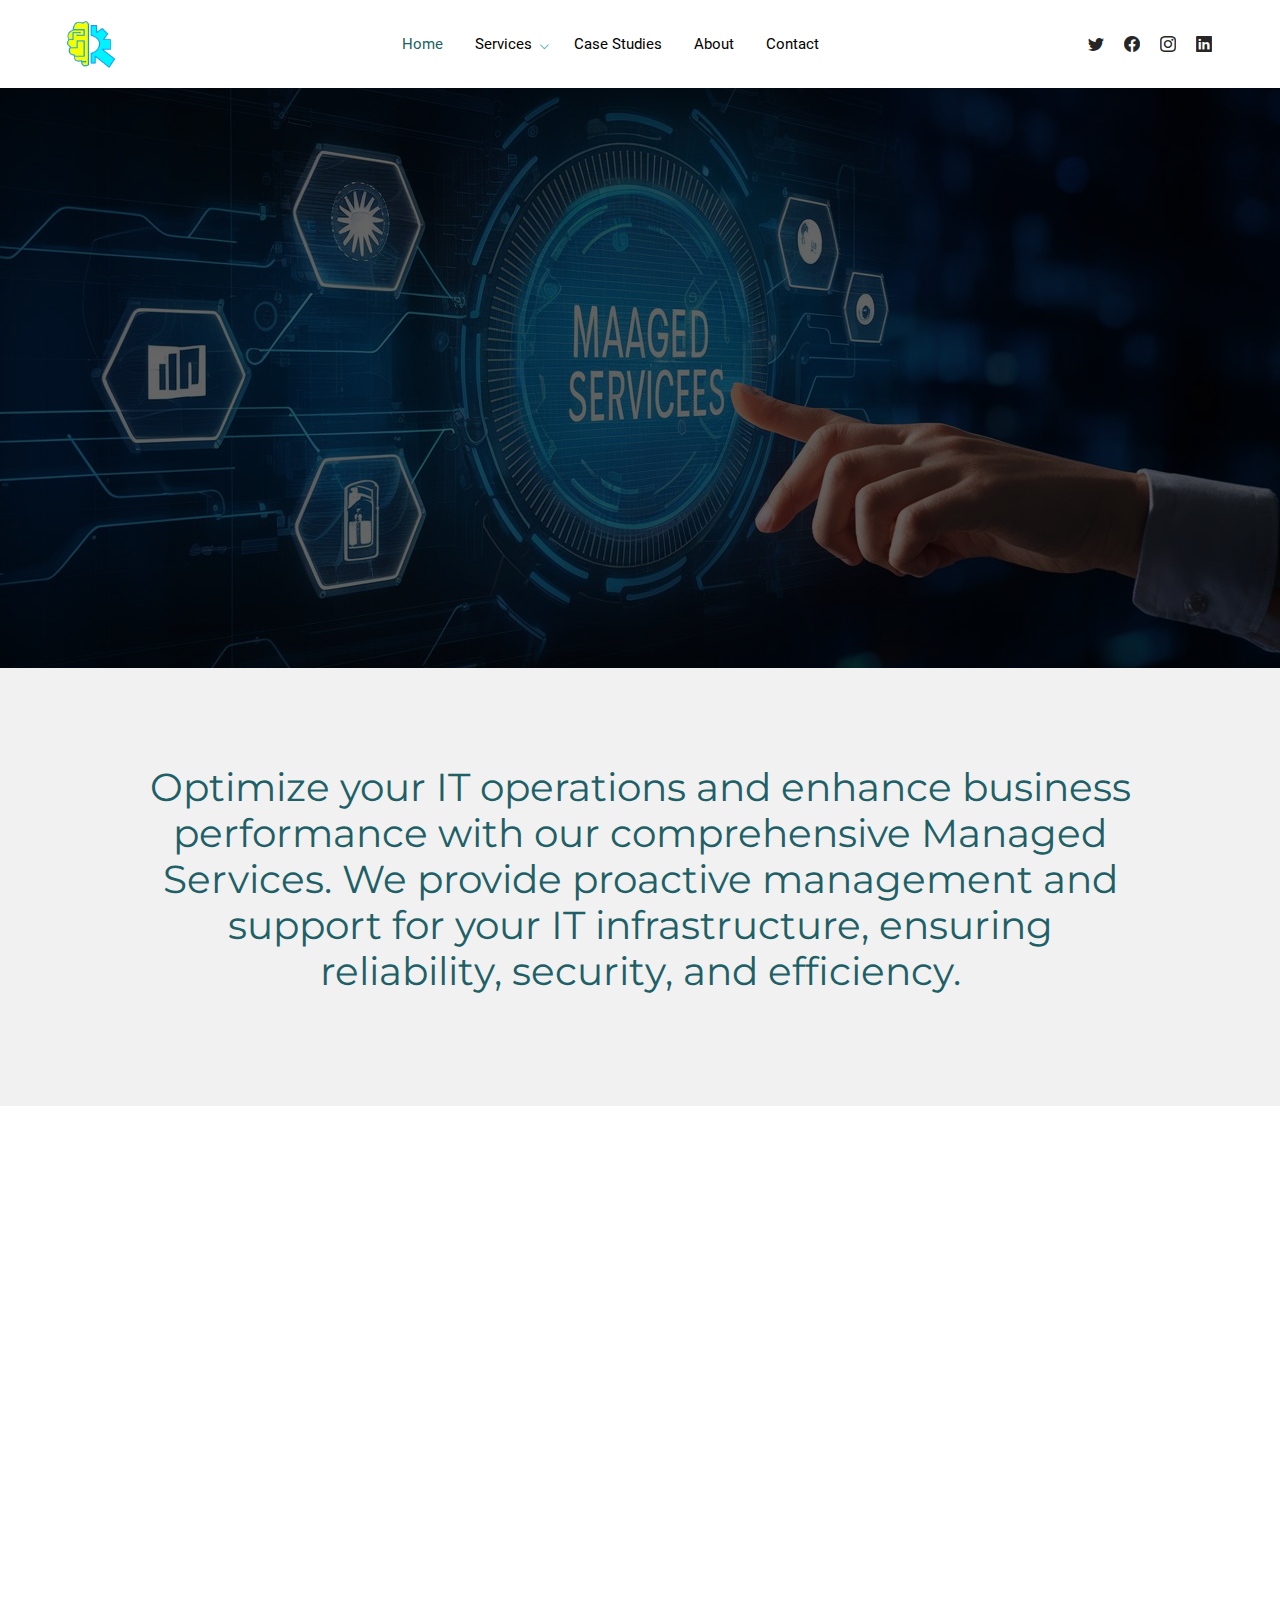
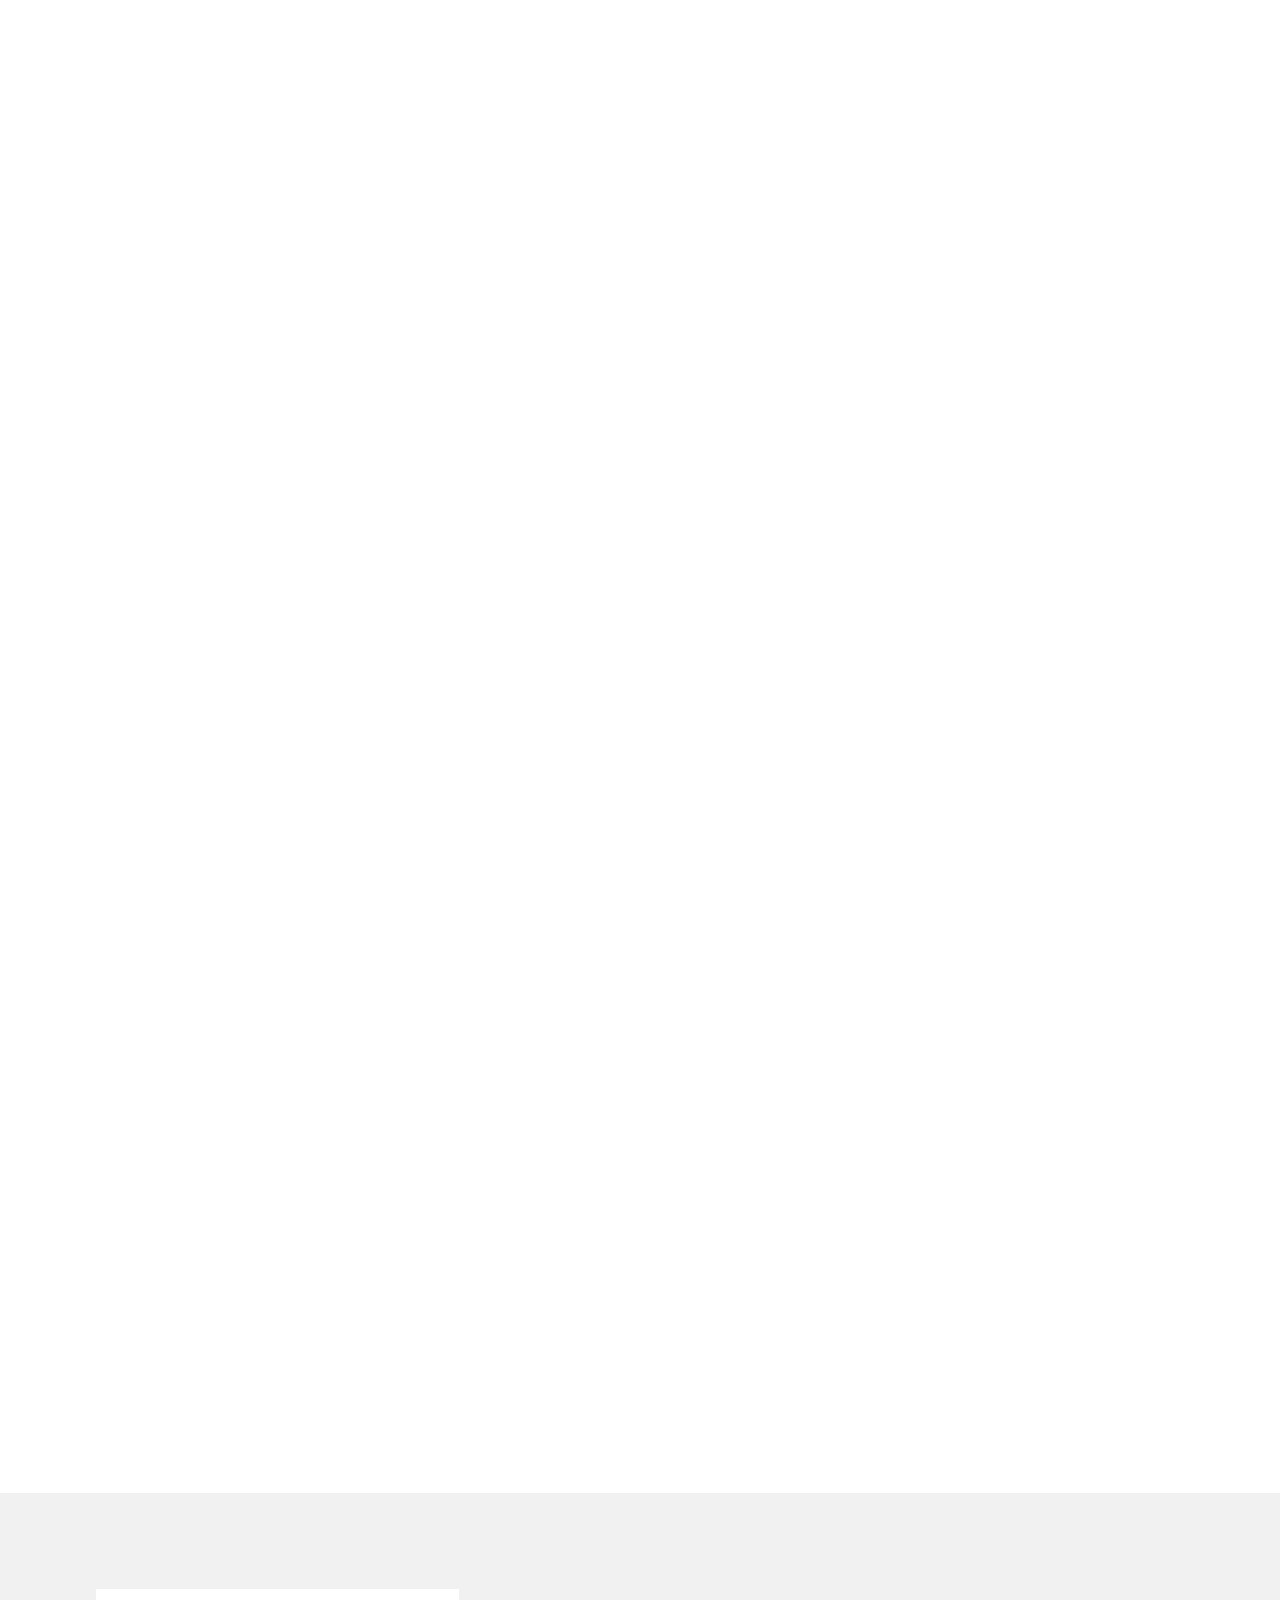
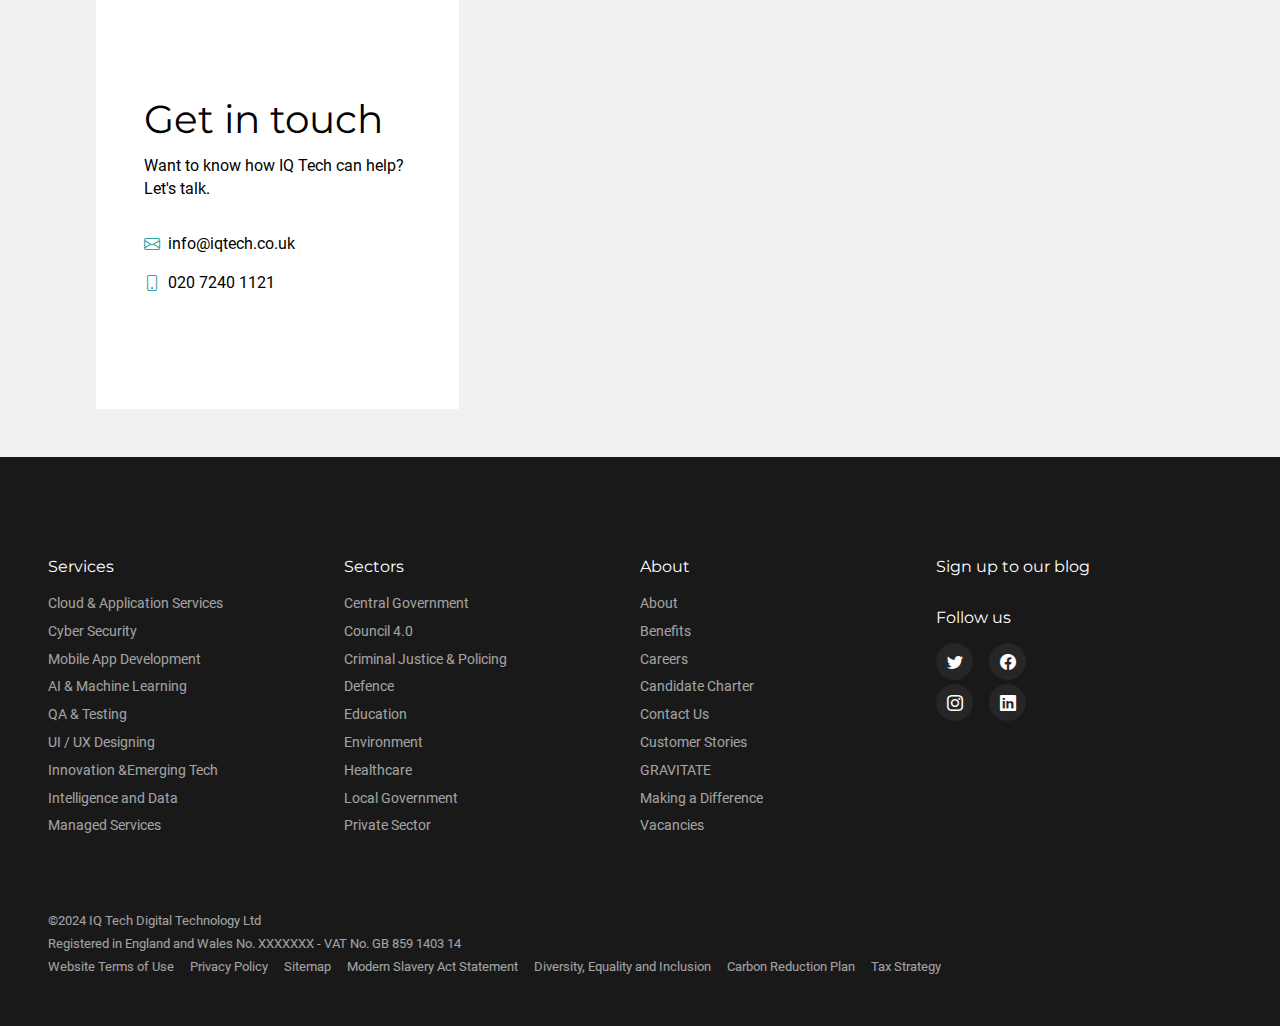
<file: html/manage.html>
<!DOCTYPE html>
<html lang="en" class=" supports csstransforms3d">

<head>
    <meta http-equiv="Content-Type" content="text/html; charset=UTF-8">

    <meta name="viewport" content="width=device-width, initial-scale=1, shrink-to-fit=no">
    <title>IQ TECH - Managed Services</title>
    <meta name="description"
        content="Delivering end-to-end software solutions that are user-centric, secure, and designed for the future.">
    <meta property="og:locale" content="en_GB">
    <meta property="og:type" content="website">
    <meta property="og:title" content="IQ TECH">
    <meta property="og:description"
        content="Delivering end-to-end software solutions that are user-centric, secure, and designed for the future.">
    <!-- <meta property="og:url" content="https://methods.co.uk/"> -->
    <meta property="og:site_name" content="IQ TECH">
    <meta property="og:image" content="/image/flogo.png">

    <link data-size="32" rel="icon" type="image/png" sizes="32x32" href="/images/flogo.png">
    <link data-size="96" rel="icon" type="image/png" sizes="96x96" href="/images/flogo.png">
    <link data-size="16" rel="icon" type="image/png" sizes="16x16" href="/images/flogo.png">
    <meta name="robots" content="max-image-preview:large">
    <link rel="dns-prefetch" href="https://js-eu1.hs-scripts.com/">
    <style id="classic-theme-styles-inline-css" type="text/css">
        /*! This file is auto-generated */
        .wp-block-button__link {
            color: #fff;
            background-color: #32373c;
            border-radius: 9999px;
            box-shadow: none;
            text-decoration: none;
            padding: calc(.667em + 2px) calc(1.333em + 2px);
            font-size: 1.125em
        }

        .wp-block-file__button {
            background: #32373c;
            color: #fff;
            text-decoration: none
        }
    </style>
    <style id="global-styles-inline-css" type="text/css">
        body {
            --wp--preset--color--black: #000000;
            --wp--preset--color--cyan-bluish-gray: #abb8c3;
            --wp--preset--color--white: #ffffff;
            --wp--preset--color--pale-pink: #f78da7;
            --wp--preset--color--vivid-red: #cf2e2e;
            --wp--preset--color--luminous-vivid-orange: #ff6900;
            --wp--preset--color--luminous-vivid-amber: #fcb900;
            --wp--preset--color--light-green-cyan: #7bdcb5;
            --wp--preset--color--vivid-green-cyan: #00d084;
            --wp--preset--color--pale-cyan-blue: #8ed1fc;
            --wp--preset--color--vivid-cyan-blue: #0693e3;
            --wp--preset--color--vivid-purple: #9b51e0;
            --wp--preset--gradient--vivid-cyan-blue-to-vivid-purple: linear-gradient(135deg, rgba(6, 147, 227, 1) 0%, rgb(155, 81, 224) 100%);
            --wp--preset--gradient--light-green-cyan-to-vivid-green-cyan: linear-gradient(135deg, rgb(122, 220, 180) 0%, rgb(0, 208, 130) 100%);
            --wp--preset--gradient--luminous-vivid-amber-to-luminous-vivid-orange: linear-gradient(135deg, rgba(252, 185, 0, 1) 0%, rgba(255, 105, 0, 1) 100%);
            --wp--preset--gradient--luminous-vivid-orange-to-vivid-red: linear-gradient(135deg, rgba(255, 105, 0, 1) 0%, rgb(207, 46, 46) 100%);
            --wp--preset--gradient--very-light-gray-to-cyan-bluish-gray: linear-gradient(135deg, rgb(238, 238, 238) 0%, rgb(169, 184, 195) 100%);
            --wp--preset--gradient--cool-to-warm-spectrum: linear-gradient(135deg, rgb(74, 234, 220) 0%, rgb(151, 120, 209) 20%, rgb(207, 42, 186) 40%, rgb(238, 44, 130) 60%, rgb(251, 105, 98) 80%, rgb(254, 248, 76) 100%);
            --wp--preset--gradient--blush-light-purple: linear-gradient(135deg, rgb(255, 206, 236) 0%, rgb(152, 150, 240) 100%);
            --wp--preset--gradient--blush-bordeaux: linear-gradient(135deg, rgb(254, 205, 165) 0%, rgb(254, 45, 45) 50%, rgb(107, 0, 62) 100%);
            --wp--preset--gradient--luminous-dusk: linear-gradient(135deg, rgb(255, 203, 112) 0%, rgb(199, 81, 192) 50%, rgb(65, 88, 208) 100%);
            --wp--preset--gradient--pale-ocean: linear-gradient(135deg, rgb(255, 245, 203) 0%, rgb(182, 227, 212) 50%, rgb(51, 167, 181) 100%);
            --wp--preset--gradient--electric-grass: linear-gradient(135deg, rgb(202, 248, 128) 0%, rgb(113, 206, 126) 100%);
            --wp--preset--gradient--midnight: linear-gradient(135deg, rgb(2, 3, 129) 0%, rgb(40, 116, 252) 100%);
            --wp--preset--font-size--small: 13px;
            --wp--preset--font-size--medium: 20px;
            --wp--preset--font-size--large: 36px;
            --wp--preset--font-size--x-large: 42px;
            --wp--preset--spacing--20: 0.44rem;
            --wp--preset--spacing--30: 0.67rem;
            --wp--preset--spacing--40: 1rem;
            --wp--preset--spacing--50: 1.5rem;
            --wp--preset--spacing--60: 2.25rem;
            --wp--preset--spacing--70: 3.38rem;
            --wp--preset--spacing--80: 5.06rem;
            --wp--preset--shadow--natural: 6px 6px 9px rgba(0, 0, 0, 0.2);
            --wp--preset--shadow--deep: 12px 12px 50px rgba(0, 0, 0, 0.4);
            --wp--preset--shadow--sharp: 6px 6px 0px rgba(0, 0, 0, 0.2);
            --wp--preset--shadow--outlined: 6px 6px 0px -3px rgba(255, 255, 255, 1), 6px 6px rgba(0, 0, 0, 1);
            --wp--preset--shadow--crisp: 6px 6px 0px rgba(0, 0, 0, 1);
        }

        :where(.is-layout-flex) {
            gap: 0.5em;
        }

        :where(.is-layout-grid) {
            gap: 0.5em;
        }

        body .is-layout-flow>.alignleft {
            float: left;
            margin-inline-start: 0;
            margin-inline-end: 2em;
        }

        body .is-layout-flow>.alignright {
            float: right;
            margin-inline-start: 2em;
            margin-inline-end: 0;
        }

        body .is-layout-flow>.aligncenter {
            margin-left: auto !important;
            margin-right: auto !important;
        }

        body .is-layout-constrained>.alignleft {
            float: left;
            margin-inline-start: 0;
            margin-inline-end: 2em;
        }

        body .is-layout-constrained>.alignright {
            float: right;
            margin-inline-start: 2em;
            margin-inline-end: 0;
        }

        body .is-layout-constrained>.aligncenter {
            margin-left: auto !important;
            margin-right: auto !important;
        }

        body .is-layout-constrained> :where(:not(.alignleft):not(.alignright):not(.alignfull)) {
            max-width: var(--wp--style--global--content-size);
            margin-left: auto !important;
            margin-right: auto !important;
        }

        body .is-layout-constrained>.alignwide {
            max-width: var(--wp--style--global--wide-size);
        }

        body .is-layout-flex {
            display: flex;
        }

        body .is-layout-flex {
            flex-wrap: wrap;
            align-items: center;
        }

        body .is-layout-flex>* {
            margin: 0;
        }

        body .is-layout-grid {
            display: grid;
        }

        body .is-layout-grid>* {
            margin: 0;
        }

        :where(.wp-block-columns.is-layout-flex) {
            gap: 2em;
        }

        :where(.wp-block-columns.is-layout-grid) {
            gap: 2em;
        }

        :where(.wp-block-post-template.is-layout-flex) {
            gap: 1.25em;
        }

        :where(.wp-block-post-template.is-layout-grid) {
            gap: 1.25em;
        }

        .has-black-color {
            color: var(--wp--preset--color--black) !important;
        }

        .has-cyan-bluish-gray-color {
            color: var(--wp--preset--color--cyan-bluish-gray) !important;
        }

        .has-white-color {
            color: var(--wp--preset--color--white) !important;
        }

        .has-pale-pink-color {
            color: var(--wp--preset--color--pale-pink) !important;
        }

        .has-vivid-red-color {
            color: var(--wp--preset--color--vivid-red) !important;
        }

        .has-luminous-vivid-orange-color {
            color: var(--wp--preset--color--luminous-vivid-orange) !important;
        }

        .has-luminous-vivid-amber-color {
            color: var(--wp--preset--color--luminous-vivid-amber) !important;
        }

        .has-light-green-cyan-color {
            color: var(--wp--preset--color--light-green-cyan) !important;
        }

        .has-vivid-green-cyan-color {
            color: var(--wp--preset--color--vivid-green-cyan) !important;
        }

        .has-pale-cyan-blue-color {
            color: var(--wp--preset--color--pale-cyan-blue) !important;
        }

        .has-vivid-cyan-blue-color {
            color: var(--wp--preset--color--vivid-cyan-blue) !important;
        }

        .has-vivid-purple-color {
            color: var(--wp--preset--color--vivid-purple) !important;
        }

        .has-black-background-color {
            background-color: var(--wp--preset--color--black) !important;
        }

        .has-cyan-bluish-gray-background-color {
            background-color: var(--wp--preset--color--cyan-bluish-gray) !important;
        }

        .has-white-background-color {
            background-color: var(--wp--preset--color--white) !important;
        }

        .has-pale-pink-background-color {
            background-color: var(--wp--preset--color--pale-pink) !important;
        }

        .has-vivid-red-background-color {
            background-color: var(--wp--preset--color--vivid-red) !important;
        }

        .has-luminous-vivid-orange-background-color {
            background-color: var(--wp--preset--color--luminous-vivid-orange) !important;
        }

        .has-luminous-vivid-amber-background-color {
            background-color: var(--wp--preset--color--luminous-vivid-amber) !important;
        }

        .has-light-green-cyan-background-color {
            background-color: var(--wp--preset--color--light-green-cyan) !important;
        }

        .has-vivid-green-cyan-background-color {
            background-color: var(--wp--preset--color--vivid-green-cyan) !important;
        }

        .has-pale-cyan-blue-background-color {
            background-color: var(--wp--preset--color--pale-cyan-blue) !important;
        }

        .has-vivid-cyan-blue-background-color {
            background-color: var(--wp--preset--color--vivid-cyan-blue) !important;
        }

        .has-vivid-purple-background-color {
            background-color: var(--wp--preset--color--vivid-purple) !important;
        }

        .has-black-border-color {
            border-color: var(--wp--preset--color--black) !important;
        }

        .has-cyan-bluish-gray-border-color {
            border-color: var(--wp--preset--color--cyan-bluish-gray) !important;
        }

        .has-white-border-color {
            border-color: var(--wp--preset--color--white) !important;
        }

        .has-pale-pink-border-color {
            border-color: var(--wp--preset--color--pale-pink) !important;
        }

        .has-vivid-red-border-color {
            border-color: var(--wp--preset--color--vivid-red) !important;
        }

        .has-luminous-vivid-orange-border-color {
            border-color: var(--wp--preset--color--luminous-vivid-orange) !important;
        }

        .has-luminous-vivid-amber-border-color {
            border-color: var(--wp--preset--color--luminous-vivid-amber) !important;
        }

        .has-light-green-cyan-border-color {
            border-color: var(--wp--preset--color--light-green-cyan) !important;
        }

        .has-vivid-green-cyan-border-color {
            border-color: var(--wp--preset--color--vivid-green-cyan) !important;
        }

        .has-pale-cyan-blue-border-color {
            border-color: var(--wp--preset--color--pale-cyan-blue) !important;
        }

        .has-vivid-cyan-blue-border-color {
            border-color: var(--wp--preset--color--vivid-cyan-blue) !important;
        }

        .has-vivid-purple-border-color {
            border-color: var(--wp--preset--color--vivid-purple) !important;
        }

        .has-vivid-cyan-blue-to-vivid-purple-gradient-background {
            background: var(--wp--preset--gradient--vivid-cyan-blue-to-vivid-purple) !important;
        }

        .has-light-green-cyan-to-vivid-green-cyan-gradient-background {
            background: var(--wp--preset--gradient--light-green-cyan-to-vivid-green-cyan) !important;
        }

        .has-luminous-vivid-amber-to-luminous-vivid-orange-gradient-background {
            background: var(--wp--preset--gradient--luminous-vivid-amber-to-luminous-vivid-orange) !important;
        }

        .has-luminous-vivid-orange-to-vivid-red-gradient-background {
            background: var(--wp--preset--gradient--luminous-vivid-orange-to-vivid-red) !important;
        }

        .has-very-light-gray-to-cyan-bluish-gray-gradient-background {
            background: var(--wp--preset--gradient--very-light-gray-to-cyan-bluish-gray) !important;
        }

        .has-cool-to-warm-spectrum-gradient-background {
            background: var(--wp--preset--gradient--cool-to-warm-spectrum) !important;
        }

        .has-blush-light-purple-gradient-background {
            background: var(--wp--preset--gradient--blush-light-purple) !important;
        }

        .has-blush-bordeaux-gradient-background {
            background: var(--wp--preset--gradient--blush-bordeaux) !important;
        }

        .has-luminous-dusk-gradient-background {
            background: var(--wp--preset--gradient--luminous-dusk) !important;
        }

        .has-pale-ocean-gradient-background {
            background: var(--wp--preset--gradient--pale-ocean) !important;
        }

        .has-electric-grass-gradient-background {
            background: var(--wp--preset--gradient--electric-grass) !important;
        }

        .has-midnight-gradient-background {
            background: var(--wp--preset--gradient--midnight) !important;
        }

        .has-small-font-size {
            font-size: var(--wp--preset--font-size--small) !important;
        }

        .has-medium-font-size {
            font-size: var(--wp--preset--font-size--medium) !important;
        }

        .has-large-font-size {
            font-size: var(--wp--preset--font-size--large) !important;
        }

        .has-x-large-font-size {
            font-size: var(--wp--preset--font-size--x-large) !important;
        }

        .wp-block-navigation a:where(:not(.wp-element-button)) {
            color: inherit;
        }

        :where(.wp-block-post-template.is-layout-flex) {
            gap: 1.25em;
        }

        :where(.wp-block-post-template.is-layout-grid) {
            gap: 1.25em;
        }

        :where(.wp-block-columns.is-layout-flex) {
            gap: 2em;
        }

        :where(.wp-block-columns.is-layout-grid) {
            gap: 2em;
        }

        .wp-block-pullquote {
            font-size: 1.5em;
            line-height: 1.6;
        }
    </style>
    <link rel="stylesheet" href="https://cdn.jsdelivr.net/npm/bootstrap-icons@1.11.3/font/bootstrap-icons.min.css">
    <link rel="stylesheet" href="/stylesheet/style.css" media="all">
    <script type="text/javascript" async="" src="/javascript/js"></script>
    <script type="text/javascript" class="hsq-set-content-id" data-content-id="standard-page">
        var _hsq = _hsq || [];
        _hsq.push(["setContentType", "standard-page"]);
    </script>
    <style>
        .c_icon {
            display: inline-block;
            /* Ensures the div behaves like an inline element */
            width: 80px;
            /* Set the width of the div to match the font size */
            margin: 0 auto;
            /* Center the div horizontally */
            margin-top: 15px;
        }

        .c_icon i {
            font-size: 80px;
            /* Maintain the font size for the icon */
        }
    </style>
</head>

<body class="page-template-default page page-id-196 page-child parent-pageid-122">
    <div id="hs-web-interactives-top-push-anchor" class="go3670563033"></div>

    <header data-current-page="home" class="section-in section-been">
        <nav id="main-nav" class="c-main-nav">
            <div class="container">
                <div class="c-main-nav-logo">
                    <a href="/index.html" class="logo-container"><img src="/images/flogo.png" alt="IQ TECH"></a>
                </div>
                <ul class="c-main-nav-links c-main-nav-links--p">
                    <li class="page-link active" data-page-name="home">
                        <a href="/index.html">Home</a>
                    </li>

                    <li class="page-link has-children" tabindex="0" data-page-name="Services">
                        <a href="/html/services.html">Services<i class="bi-chevron-down"></i></a>
                        <div class="children">
                            <div class="children__title">
                                <p>What we do</p>
                                <p class="h3">Services &amp; solutions</p>
                            </div>
                            <ul class="children__links">
                                <li>
                                    <a href="/html/cloud.html"><span>Cloud Engineering and Platforms<i
                                                class="bi-arrow-right"></i></span></a>
                                </li>
                                <li>
                                    <a href="/html/Cyber.html"><span>Cyber Security Services<i
                                                class="bi-arrow-right"></i></span></a>
                                </li>
                                <li>
                                    <a href="/html/Web.html"><span>Web & Mobile Solutions<i
                                                class="bi-arrow-right"></i></span></a>
                                </li>
                                <li>
                                    <a href="/html/AI.html"><span>AI and Machine Learning<i
                                                class="bi-arrow-right"></i></span></a>
                                </li>
                                <li>
                                    <a href="/html/QA.html"><span>QA and Testing Services<i
                                                class="bi-arrow-right"></i></span></a>
                                </li>
                                <li>
                                    <a href="/html/UI.html"><span>UI/UX Design Services<i
                                                class="bi-arrow-right"></i></span></a>
                                </li>
                                <li>
                                    <a href="/html/power.html"><span>Power BI<i class="bi-arrow-right"></i></span></a>
                                </li>
                                <li>
                                    <a href="/html/manage.html"><span>Managed Services<i
                                                class="bi-arrow-right"></i></span></a>
                                </li>
                                <li>
                                    <a href="/html/intelligence.html"><span>Intelligence and Data Services<i
                                                class="bi-arrow-right"></i></span></a>
                                </li>

                            </ul>
                        </div>
                        <i class="bi-chevron-down"></i>
                    </li>
                    <li class="page-link" data-page-name="contact-us">
                        <a href="#">Case Studies</a>
                    </li>
                    <li class="page-link" data-page-name="contact-us">
                        <a href="/html/about.html">About</a>
                    </li>

                    <li class="page-link" data-page-name="contact-us">
                        <a href="#">Contact</a>
                    </li>
                </ul>

                <ul class="c-main-nav-links c-main-nav-links--s">
                    <li class="page-link page-link--social"><a href="#" target="_blank" rel="noreferrer"
                            aria-label="Follow us on Twitter"><i class="bi-twitter"></i></a></li>
                    <li class="page-link page-link--social"><a href="#" target="_blank" rel="noreferrer"
                            aria-label="Follow us on Facebook"><i class="bi-facebook"></i></a></li>
                    <li class="page-link page-link--social"><a href="#" target="_blank" rel="noreferrer"
                            aria-label="Follow us on Instagram"><i class="bi-instagram"></i></a></li>
                    <li class="page-link page-link--social"><a href="#" target="_blank" rel="noreferrer"
                            aria-label="Follow us on LinkedIn"><i class="bi-linkedin"></i></a></li>

                </ul>

                <button id="nav-toggle" class="nav-toggle">
                    Menu
                    <span class="lines"></span>
                </button>
            </div>
        </nav>
    </header>

    <main>
        <section class="c-page-header ll-image section-been section-init"
            style="background-image: url(&quot;/images/managed-services.jpeg&quot;);">
            <div class="container">
                <div class="c-page-header-inner">
                    <div class="c-page-header-content">
                        <!-- <h1>Managed Services</h1> -->
                    </div>
                </div>
            </div>
        </section> <!-- blocks -->

        <section class="c-block c-block--cols c-block--grey section-in section-been">
            <div class="container container--block">
                <h2 class="c-block-title">Optimize your IT operations and enhance business performance with our comprehensive Managed Services. We provide proactive management and support for your IT infrastructure, ensuring reliability, security, and efficiency.</h2>
            </div>
            <!-- <div class="container narrow">
                <div class="col">
                    <div class="wysiwyg-content">

                        <p style="text-align: left;">IQ Tech propels your business to the forefront of innovation with
                            our Power Apps services. We specialize in creating custom solutions tailored to your needs.
                            Whether it's streamlining your processes, enhancing decision-making with Power BI, or
                            automating tasks with Power Automate, we've got you covered. Our team guides you every step
                            of the way, ensuring you maximize the benefits of Power Apps. With IQ Tech, you're poised
                            for a leap in productivity and a future of efficient operations.</p>

                        <h1 style="text-align: center;"><span style="color: #205f65;">Why Us</span></h1>

                        <h2 style="text-align: left;"><span style="color: #205f65;">Seamless Power Platform
                                Integration</span></h2>

                        <p style="text-align: left;"><span style="color: #000000;">Our integration services
                                ensure that
                                your Power Platform solutions work in perfect harmony with your existing
                                systems. From
                                custom connectors to APIs, we facilitate smooth data exchange and system
                                interoperability, enhancing the efficiency and effectiveness of your digital
                                ecosystem.
                        </p>


                        <h2 style="text-align: left;"><span style="color: #205f65;">Governance, Security, &
                                Compliance
                            </span></h2>
                        <p style="text-align: left;">Navigate the complexities of digital governance with our
                            advisory
                            services. We provide expert guidance on best practices for governance, security, and
                            compliance within the Power Platform environment, ensuring your solutions are robust,
                            secure, and compliant with regulatory standards.

                        </p>


                        <h2 style="text-align: left;"><span style="color: #205f65;">Ongoing Training &
                                Support</span>
                        </h2>
                        <p style="text-align: left;">Empower your team with our comprehensive training and support
                            services. We provide tailored training sessions to ensure your workforce is adept at
                            utilizing the developed solutions, complemented by ongoing support to address any
                            challenges, ensuring smooth operation and continuous improvement.</p>

                    </div>
                </div>
            </div> -->
        </section>




        <section class="c-block c-block--page-links section-init" style="background-color: white;">
            <h2 class="c-block-title">Our Offerings</h2>
            <div class="container" style="margin-top: 2em;">
                <article class="c-page-link" style="border: 2px dotted rebeccapurple;">
                    <a href="/html/cloud.html" class="c-page-link-inner" aria-label="Services">
                        <div class="c_icon">
                            <i class="bi bi-hdd-network" style="color: rebeccapurple;"></i>

                        </div>
                        <div class="c-page-link__content" style="justify-content: space-evenly">
                            <h3 style="text-align: center;">IT Infrastructure Management</h3>
                        </div>
                        <div class="c-page-link__content">
                            <p style="text-align: center;">Managing and maintaining your IT infrastructure to ensure optimal performance. Our services include server management, network management, and storage management, providing you with a robust and reliable IT environment.</p>

                            <!-- <i class="bi-arrow-right"></i> -->
                        </div>
                    </a>

                </article>
                <article class="c-page-link" style="border: 2px dotted rgb(255, 213, 0);">
                    <a href="#" class="c-page-link-inner" aria-label="About">
                        <div class="c_icon">
                            <i class="bi bi-cloud-check" style="color:  rgb(255, 213, 0);;"></i>
                            <!-- <div class="ll-image media-cover" data-ll-type="bg" data-ll-src="/images/power_bi.png"></div> -->
                        </div>
                        <div class="c-page-link__content" style="justify-content: space-evenly">
                            <h3 style="text-align: center;">Cloud Management Services</h3>
                        </div>
                        <div class="c-page-link__content">
                            <p style="text-align: center;">Offering end-to-end cloud management, including migration, deployment, monitoring, and optimization. Our cloud experts help you leverage the full potential of cloud technologies while ensuring cost-efficiency and scalability.</p>

                            <!-- <i class="bi-arrow-right"></i> -->
                        </div>
                    </a>
                </article>

                <article class="c-page-link" style="border: 2px dotted rgb(0, 128, 255);">
                    <a href="#" class="c-page-link-inner" aria-label="About">
                        <div class="c_icon">
                            <i class="bi bi-shield-lock" style="color: rgb(0, 128, 255); ;"></i>
                            <!-- <div class="ll-image media-cover" data-ll-type="bg" data-ll-src="/images/power_auto.png">
                                </div> -->
                        </div>
                        <div class="c-page-link__content" style="justify-content: space-evenly">
                            <h3 style="text-align: center;">Cybersecurity Management</h3>
                        </div>
                        <div class="c-page-link__content">
                            <p style="text-align: center;">Implementing and managing comprehensive security measures to protect your digital assets. Our services include threat detection and response, vulnerability management, and compliance monitoring to safeguard your business.</p>

                            <!-- <i class="bi-arrow-right"></i> -->
                        </div>
                    </a>
                </article>
            </div>

            <div class="container" style="margin-top: 2em;">
                <article class="c-page-link" style="border: 2px dotted rgb(64, 128, 128);">
                    <a href="#" class="c-page-link-inner" aria-label="About">
                        <div class="c_icon">
                            <i class="bi bi-clock" style="color: rgb(64, 128, 128);"></i>
                            <!-- <div class="ll-image media-cover" data-ll-type="bg" data-ll-src="/images/Power_Copilot.png">
                                </div> -->
                        </div>
                        <div class="c-page-link__content" style="justify-content: space-evenly">
                            <h3 style="text-align: center;">24/7 Monitoring and Support</h3>
                        </div>
                        <div class="c-page-link__content">
                            <p style="text-align: center;">Providing round-the-clock monitoring and support to ensure the availability and performance of your IT systems. Our dedicated support team is always ready to address issues and minimize downtime.
                            </p>

                            <!-- <i class="bi-arrow-right"></i> -->
                        </div>
                    </a>
                </article>

                <article class="c-page-link" style="border: 2px dotted rgb(226, 134, 49)">
                    <a href="#" class="c-page-link-inner" aria-label="About">
                        <div class="c_icon">
                            <i class="bi bi-cloud-arrow-up" style="color: rgb(226, 134, 49)"></i>
                            <!-- <i class="></i> -->
                            <!-- <div class="ll-image media-cover" data-ll-type="bg"
                                    data-ll-src="/images/power_plateform.jpg"></div> -->
                        </div>
                        <div class="c-page-link__content" style="justify-content: space-evenly">
                            <h3 style="text-align: center;">Backup and Disaster Recovery</h3>
                        </div>
                        <div class="c-page-link__content">
                            <p style="text-align: center;">Ensuring your data is securely backed up and can be quickly restored in case of an emergency. Our disaster recovery solutions provide peace of mind and business continuity.</p>

                            <!-- <i class="bi-arrow-right"></i> -->
                        </div>
                    </a>
                </article>

                <article class="c-page-link" style="border: 2px dotted rgb(218, 81, 147)" ;>
                    <a href="#" class="c-page-link-inner" aria-label="About">
                        <div class="c_icon">
                            <i class="bi bi-diagram-3" style="color: rgb(218, 81, 147)"></i>
                            <!-- <div class="ll-image media-cover" data-ll-type="bg" data-ll-src="/images/connector.jpg">
                                </div> -->
                        </div>
                        <div class="c-page-link__content" style="justify-content: space-evenly">
                            <h3 style="text-align: center;">Network Management</h3>
                        </div>
                        <div class="c-page-link__content">
                            <p style="text-align: center;">
                                Managing your network infrastructure to ensure reliable connectivity and performance. Our services include network monitoring, troubleshooting, and optimization.</p>

                            <!-- <i class="bi-arrow-right"></i> -->
                        </div>
                    </a>
                </article>

            </div>
            <div class="container"  style="margin-top: 2em;">
                <article class="c-page-link" style="border: 2px dotted #356434">
                    <a href="#" class="c-page-link-inner" aria-label="About">
                        <div class="c_icon">
                            <i class="bi bi-app" style="color: #356434"></i>
                            <!-- <div class="ll-image media-cover" data-ll-type="bg" data-ll-src="/images/Power_Copilot.png">
                                </div> -->
                        </div>
                        <div class="c-page-link__content" style="justify-content: space-evenly">
                            <h3 style="text-align: center;">Application Management</h3>
                        </div>
                        <div class="c-page-link__content">
                            <p style="text-align: center;">Supporting and maintaining your business-critical applications to ensure they run smoothly and efficiently. Our services include application monitoring, updates, and troubleshooting.

                            </p>

                            <!-- <i class="bi-arrow-right"></i> -->
                        </div>
                    </a>
                </article>

                <article class="c-page-link" style="border: 2px dotted #BB3148">
                    <a href="#" class="c-page-link-inner" aria-label="About">
                        <div class="c_icon">
                            <i class="bi bi-headset" style="color: #BB3148"></i>
                            <!-- <i class="></i> -->
                            <!-- <div class="ll-image media-cover" data-ll-type="bg"
                                    data-ll-src="/images/power_plateform.jpg"></div> -->
                        </div>
                        <div class="c-page-link__content" style="justify-content: space-evenly">
                            <h3 style="text-align: center;">End-User Support</h3>
                        </div>
                        <div class="c-page-link__content">
                            <p style="text-align: center;">Providing comprehensive support services for your employees, including help desk support, remote troubleshooting, and user training. Our goal is to ensure a seamless and productive user experience.</p>

                            <!-- <i class="bi-arrow-right"></i> -->
                        </div>
                    </a>
                </article>

                <article class="c-page-link" style="border: 2px dotted #DA74DD">
                    <a href="#" class="c-page-link-inner" aria-label="About">
                        <div class="c_icon">
                            <i class="bi bi-file-earmark-check" style="color: #DA74DD"></i>
                            <!-- <i class="></i> -->
                            <!-- <div class="ll-image media-cover" data-ll-type="bg"
                                    data-ll-src="/images/power_plateform.jpg"></div> -->
                        </div>
                        <div class="c-page-link__content" style="justify-content: space-evenly">
                            <h3 style="text-align: center;">Compliance Management</h3>
                        </div>
                        <div class="c-page-link__content">
                            <p style="text-align: center;">Ensuring your IT operations comply with relevant industry standards and regulations. Our compliance management services help you avoid penalties and maintain trust with your customers.</p>

                            <!-- <i class="bi-arrow-right"></i> -->
                        </div>
                    </a>
                </article>

            </div>
            <div class="container"  style="margin-top: 2em;">
                <article class="c-page-link" style="border: 2px dotted #007BFF;">
                    <a href="#" class="c-page-link-inner" aria-label="About">
                        <div class="c_icon">
                            <i class="bi bi-briefcase" style="color: #007BFF;"></i>
                            <!-- <div class="ll-image media-cover" data-ll-type="bg" data-ll-src="/images/Power_Copilot.png">
                                </div> -->
                        </div>
                        <div class="c-page-link__content" style="justify-content: space-evenly">
                            <h3 style="text-align: center;">Vendor Management</h3>
                        </div>
                        <div class="c-page-link__content">
                            <p style="text-align: center;">Coordinating with your IT vendors to ensure you receive the best services and products. Our vendor management services include contract negotiation, performance monitoring, and issue resolution.

                            </p>

                            <!-- <i class="bi-arrow-right"></i> -->
                        </div>
                    </a>
                </article>       

            </div>
        </section>

        <!-- <section class="c-block c-block--cols c-block--grey section-init">
            <div class="container container--block">
                <h1 class="c-block-title">Our Process</h1>
            </div>
            <div class="container narrow">
                <div class="col">
                    <div class="wysiwyg-content">

                        <h1><span style="color: #205f65;"><strong>Simple, Seamless, Streamlined.</strong></span></h1>
                        <div style="display: flex; align-items: flex-start;">
                            <img src="/images/1.png" style="margin-right: 15px;margin-top: 5px; width: 70px;">
                            <div>
                                <h2><span style="color: #205f65;"><strong>Discovery call</strong></span></h2>
                                <p>A discovery call will help us discuss your project’s needs, challenges, and goals. It
                                    helps
                                    gather relevant information to understand your requirements and determine the
                                    solution.</p>
                            </div>
                        </div>
                        <div style="display: flex; align-items: flex-start;">
                            <img src="/images/2.png" style="margin-right: 15px;margin-top: 5px; width: 70px;">
                            <div>
                                <h2><span style="color: #205f65;"><strong>Discuss solution and team
                                            structure.</strong></span>
                                </h2>
                                <p>Now we will discuss how our team can help solve your challenge. Here we highlight the
                                    key
                                    features, project specifications, and budget, finalize the engagement model, and
                                    select and
                                    onboard your team.</p>
                            </div>
                        </div>
                        <div style="display: flex; align-items: flex-start;">
                            <img src="/images/3.png" style="margin-right: 15px;margin-top: 5px; width: 70px;">
                            <div>
                                <h2><span style="color: #205f65;"><strong>Get started and track
                                            performances</strong></span>
                                </h2>
                                <p>After discussion, our team will get to work. We will continuously track the progress
                                    and
                                    update you to take your feedback to cater to your needs and complete the project on
                                    time.
                                </p>
                            </div>
                        </div>
                    </div>
                </div>
            </div>
            <div class="container container--block">
            </div>
        </section> -->

        <section class="c-cta-footer section-init">
            <div class="container">
                <div class="ll-image col col--50 col--md-66 c-cta-footer-cover" data-ll-type="bg"
                    data-ll-src="/images/contact.jpeg"></div>
                <div class="col col--50 col--md-33 c-cta-footer-content">
                    <div class="cta-footer-content-inner">
                        <h2 class="">Get in touch</h2>
                        <p class="sub-text">Want to know how IQ Tech can help? Let's talk.</p>
                        <p class="p-l"><i class="bi bi-envelope"></i><a
                                href="mailto:info@Iqtech.co.uk">info@iqtech.co.uk</a>
                        </p>
                        <p class="p-l"><i class="bi-phone"></i><a href="tel:02072401121">020 7240 1121</a></p>
                    </div>
                </div>
            </div>
        </section>
    </main>


    <footer class="section-init">
        <div class="container">
            <nav class="footer">
                <div class="footer-menu-col">
                    <h3>Services</h3>
                    <ul class="menu">
                        <li><a href="#">Cloud & Application Services</a></li>
                        <li><a href="#">Cyber Security</a></li>
                        <li><a href=#>Mobile App Development</a></li>
                        <li><a href="#">AI & Machine Learning</a></li>
                        <li><a href="#">QA & Testing</a></li>
                        <li><a href="#">UI / UX Designing</a></li>
                        <li><a href="#">Innovation &amp;Emerging Tech</a></li>
                        <li><a href="#">Intelligence and Data</a></li>
                        <li><a href="#">Managed Services</a></li>

                    </ul>
                </div>
                <div class="footer-menu-col">
                    <h3>Sectors</h3>
                    <ul class="menu">
                        <li><a href="#">Central Government</a>
                        </li>
                        <li><a href="#" target="_blank" rel="noreferrer">Council 4.0</a>
                        </li>
                        <li><a href="#">Criminal Justice &amp; Policing</a></li>
                        <li><a href="#">Defence</a></li>
                        <li><a href="#">Education</a></li>
                        <li><a href="#">Environment</a></li>
                        <li><a href="#">Healthcare</a></li>
                        <li><a href="#">Local Government</a></li>
                        <li><a href="#">Private Sector</a></li>
                    </ul>
                </div>
                <div class="footer-menu-col">
                    <h3>About</h3>
                    <ul class="menu">

                        <li><a href="#">About</a></li>
                        <li><a href="#">Benefits</a></li>
                        <li><a href="#">Careers</a></li>
                        <li><a href="#">Candidate Charter</a></li>
                        <li><a href="#">Contact Us</a></li>
                        <li><a href="#">Customer Stories</a></li>

                        <li><a href="#">GRAVITATE</a></li>
                        <li><a href="#">Making a Difference</a></li>

                        <li><a href="#">Vacancies</a></li>
                    </ul>
                </div>
            </nav>
            <div class="footer-follow">
                <h3>Sign up to our blog</h3>
                <script src="/javascript/forms2.min.js.download"></script>
                <form id="mktoForm_1187" data-hs-cf-bound="true"></form>
                <script>MktoForms2.loadForm("//app-lon09.marketo.com", "712-UQW-323", 1187);</script>
                <h3>Follow us</h3>
                <ul class="social-links">
                    <li><a href="#" rel="noreferrer" target="_blank" aria-label="Follow us on Twitter"><i
                                class="bi-twitter"></i></a></li>
                    <li><a href="#" rel="noreferrer" target="_blank" aria-label="Follow us on Facebook"><i
                                class="bi-facebook"></i></a></li>
                </ul>
                <ul class="social-links">
                    <li><a href="#" rel="noreferrer" target="_blank" aria-label="Follow us on Instagram"><i
                                class="bi-instagram"></i></a></li>
                    <li><a href="#" rel="noreferrer" target="_blank" aria-label="Follow us on LinkedIn"><i
                                class="bi-linkedin"></i></a></li>
                </ul>
            </div>
            <div class="footer-btm">
                <div class="footer-btm-container">
                    <div class="legal-copy">
                        <p>©2024 IQ Tech Digital Technology Ltd<br>
                            Registered in England and Wales No. XXXXXXX - VAT No. GB 859 1403 14</p>
                    </div>
                    <nav class="footer-legal">
                        <ul class="menu">
                            <li><a href="" target="_blank" rel="noreferrer">Website Terms of Use</a></li>
                            <li><a href="" target="_blank" rel="noreferrer">Privacy Policy</a></li>
                            <li><a href="">Sitemap</a></li>
                            <li><a href="" target="_blank" rel="noreferrer">Modern Slavery Act Statement</a></li>
                            <li><a href="" target="_blank" rel="noreferrer">Diversity, Equality and Inclusion</a></li>
                            <li><a href="" target="_blank" rel="noreferrer">Carbon Reduction Plan</a></li>
                            <li><a href="" target="_blank" rel="noreferrer">Tax Strategy</a></li>
                        </ul>
                    </nav>
                </div>
            </div>
        </div>
    </footer>

    <div id="overlay" class="site-overlay"></div>
    <script type="text/javascript" src="/javascript/scripts.js.download"></script>
    <script type="text/javascript" src="/javascript/app.js.download"></script>
    <script type="text/javascript" id="" src="/javascript/js(1)"></script>
    <div id="hs-interactives-modal-overlay" class="go1632949049"></div>
    </div>
    <div class="go2933276541 go1348078617" id="hs-web-interactives-bottom-anchor"></div>
    <div id="hs-web-interactives-floating-container">
        <div id="hs-web-interactives-floating-top-left-anchor" class="go2417249464 go613305155">
        </div>
        <div id="hs-web-interactives-floating-top-right-anchor" class="go2417249464 go471583506">
        </div>
        <div id="hs-web-interactives-floating-bottom-left-anchor" class="go2417249464 go3921366393">
        </div>
        <div id="hs-web-interactives-floating-bottom-right-anchor" class="go2417249464 go3967842156">
        </div>
    </div>
</body>

</html>
</file>
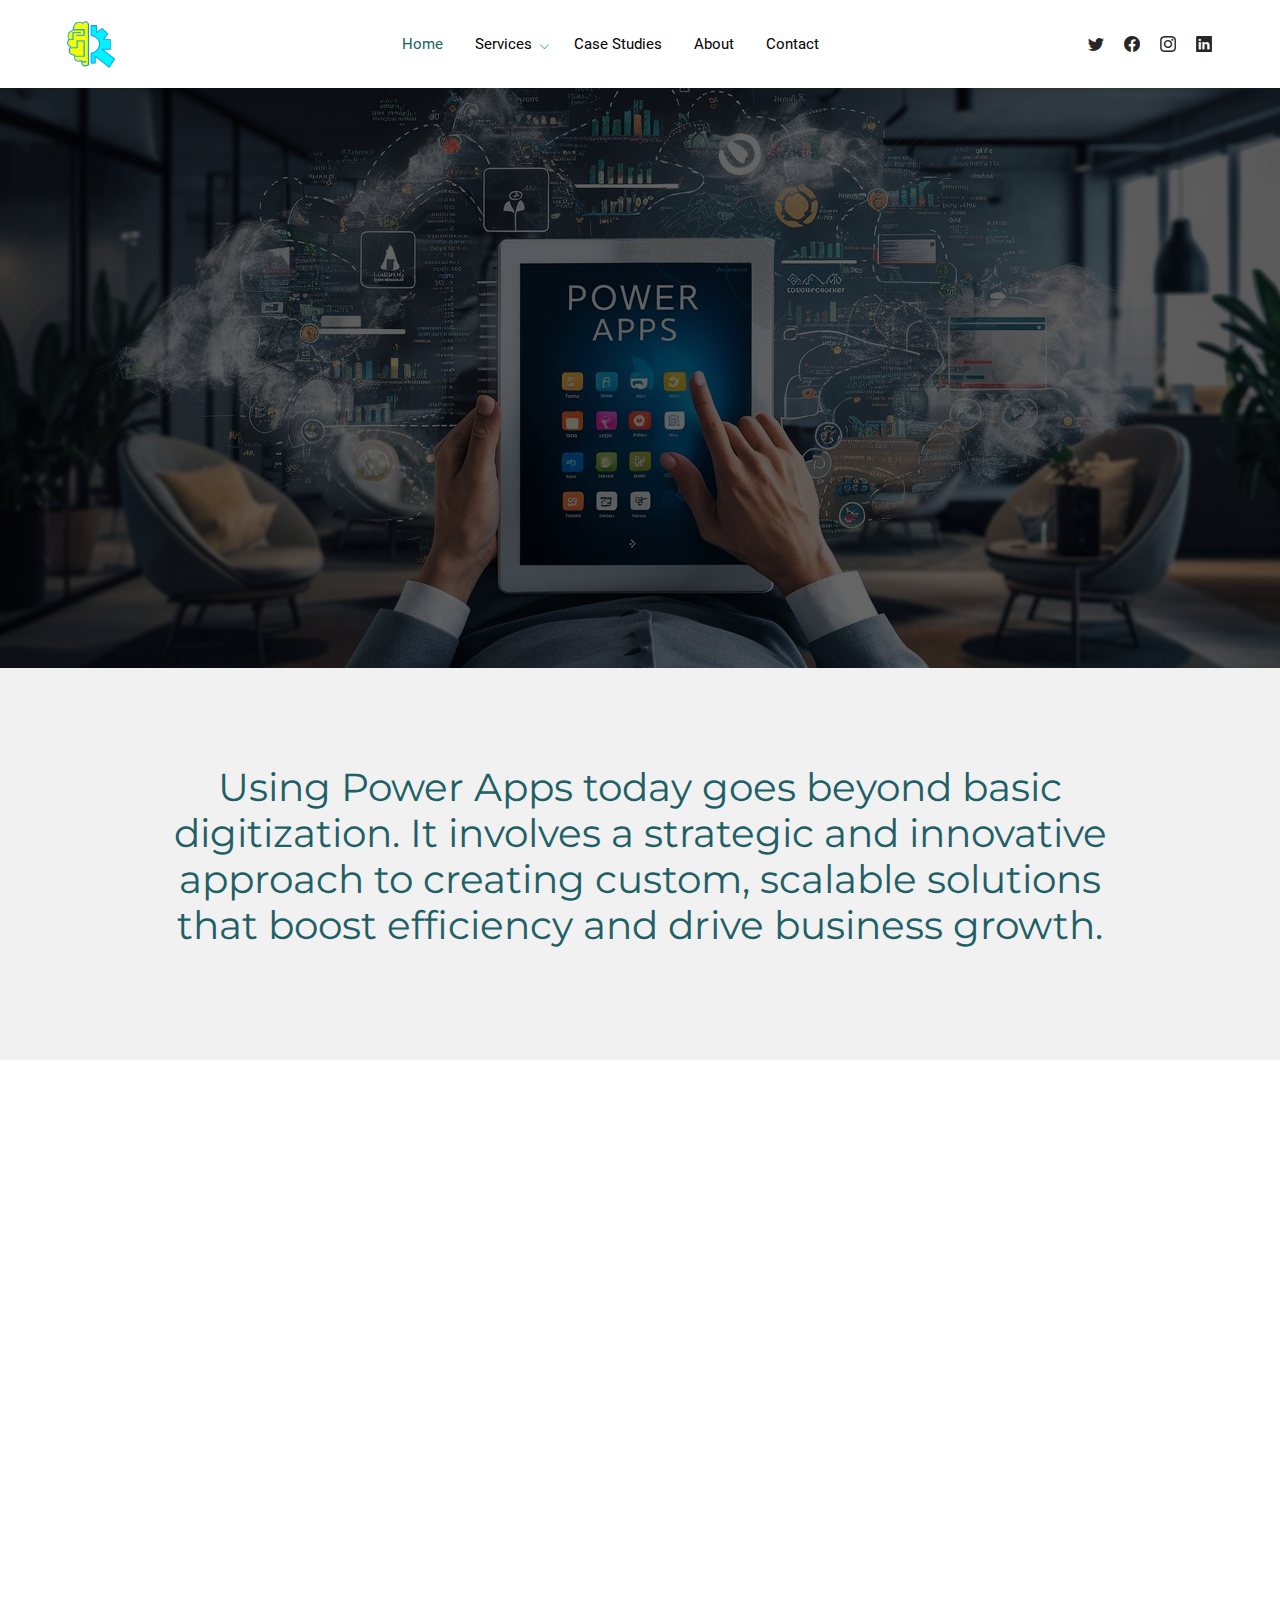
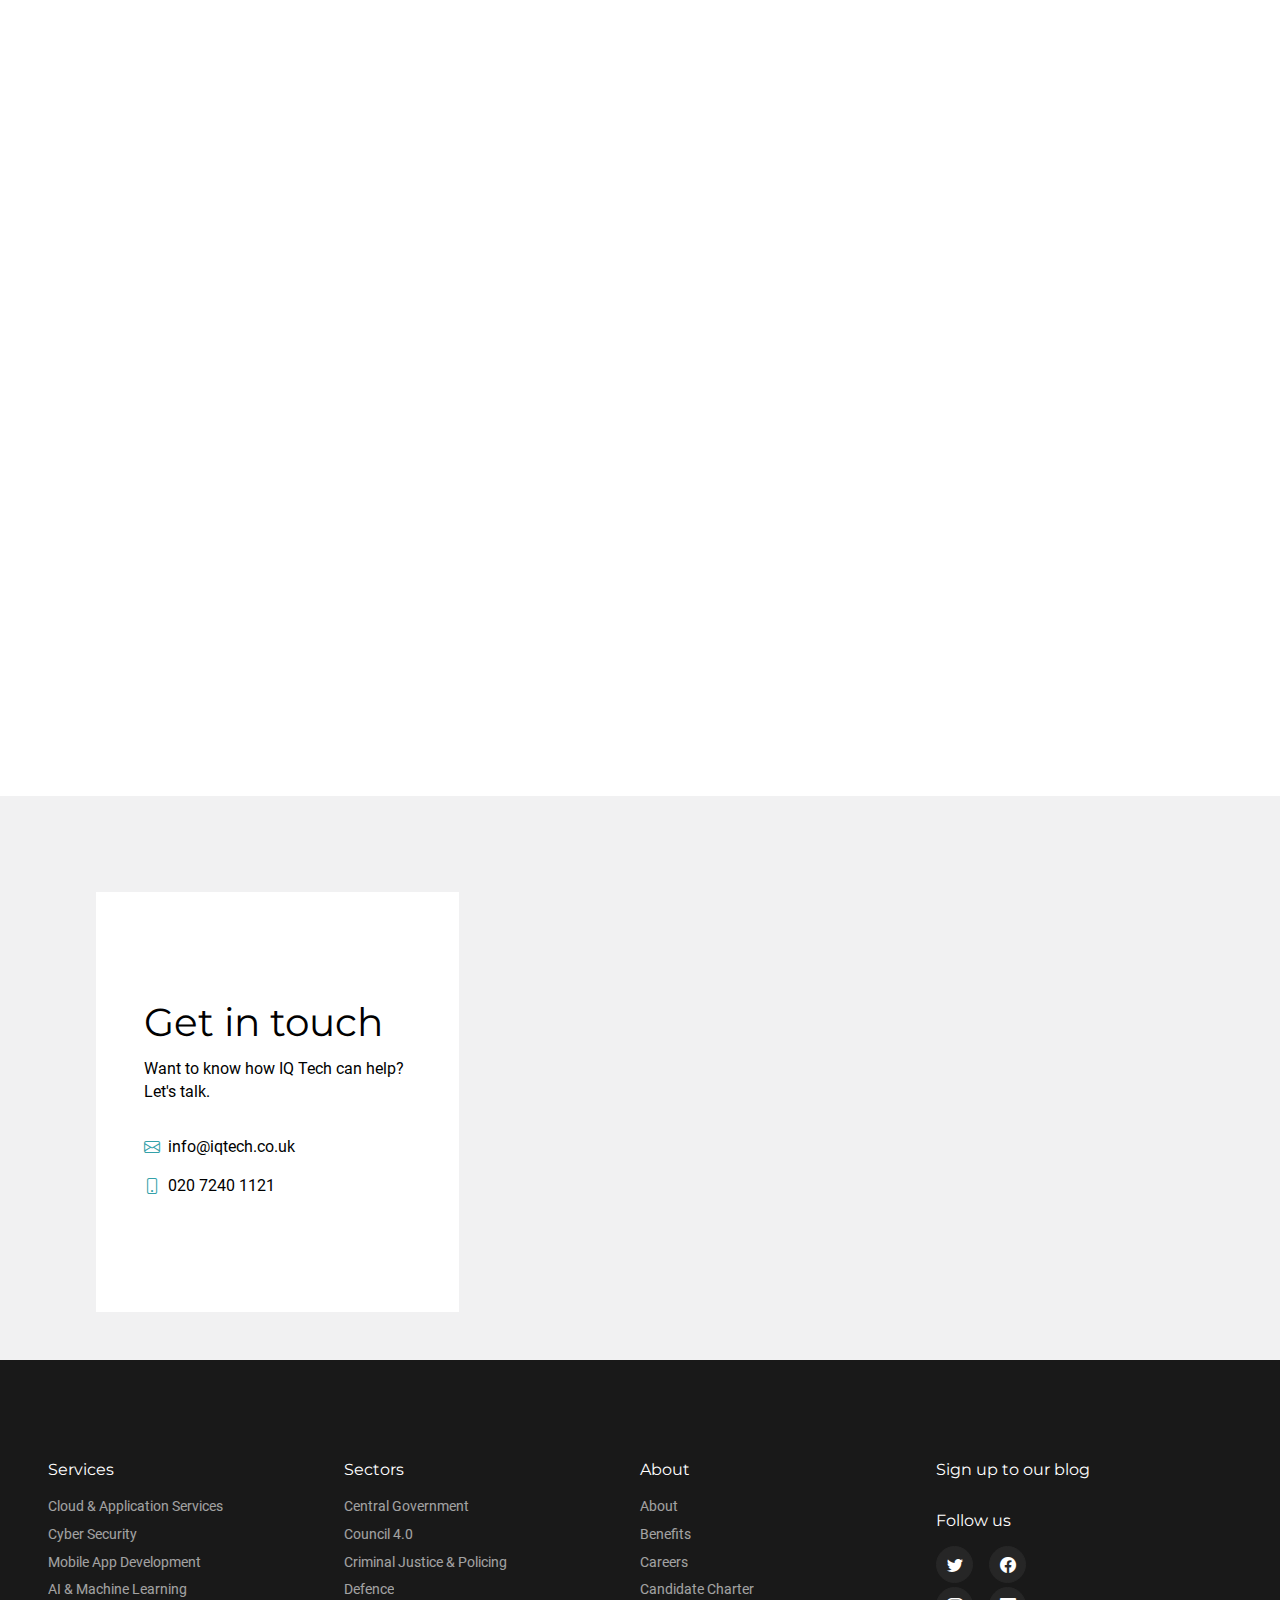
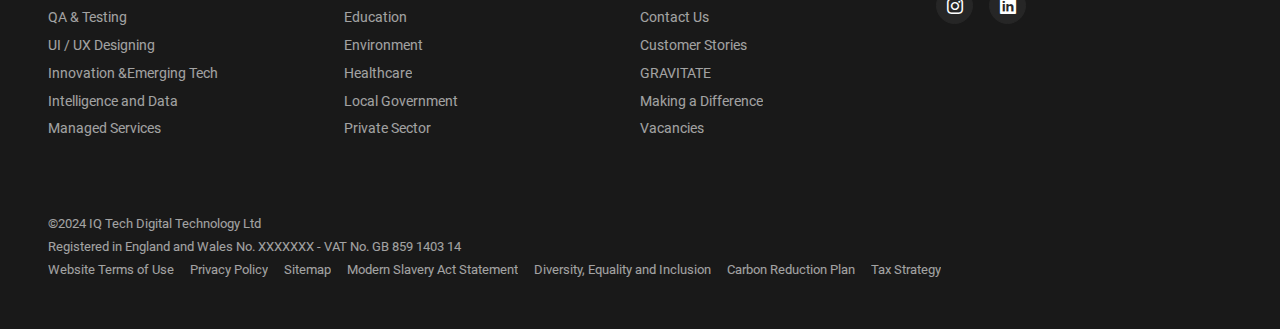
<file: html/power.html>
<!DOCTYPE html>
<html lang="en" class=" supports csstransforms3d">

<head>
    <meta http-equiv="Content-Type" content="text/html; charset=UTF-8">

    <meta name="viewport" content="width=device-width, initial-scale=1, shrink-to-fit=no">
    <title>TECH - Power BI</title>
    <meta name="description"
        content="Delivering end-to-end software solutions that are user-centric, secure, and designed for the future.">
    <meta property="og:locale" content="en_GB">
    <meta property="og:type" content="website">
    <meta property="og:title" content="IQ TECH">
    <meta property="og:description"
        content="Delivering end-to-end software solutions that are user-centric, secure, and designed for the future.">
    <!-- <meta property="og:url" content="https://methods.co.uk/"> -->
    <meta property="og:site_name" content="IQ TECH">
    <meta property="og:image" content="/image/flogo.png">

    <link data-size="32" rel="icon" type="image/png" sizes="32x32" href="/images/flogo.png">
    <link data-size="96" rel="icon" type="image/png" sizes="96x96" href="/images/flogo.png">
    <link data-size="16" rel="icon" type="image/png" sizes="16x16" href="/images/flogo.png">
    <meta name="robots" content="max-image-preview:large">
    <link rel="dns-prefetch" href="https://js-eu1.hs-scripts.com/">
    <style id="classic-theme-styles-inline-css" type="text/css">
        /*! This file is auto-generated */
        .wp-block-button__link {
            color: #fff;
            background-color: #32373c;
            border-radius: 9999px;
            box-shadow: none;
            text-decoration: none;
            padding: calc(.667em + 2px) calc(1.333em + 2px);
            font-size: 1.125em
        }

        .wp-block-file__button {
            background: #32373c;
            color: #fff;
            text-decoration: none
        }
    </style>
    <style id="global-styles-inline-css" type="text/css">
        body {
            --wp--preset--color--black: #000000;
            --wp--preset--color--cyan-bluish-gray: #abb8c3;
            --wp--preset--color--white: #ffffff;
            --wp--preset--color--pale-pink: #f78da7;
            --wp--preset--color--vivid-red: #cf2e2e;
            --wp--preset--color--luminous-vivid-orange: #ff6900;
            --wp--preset--color--luminous-vivid-amber: #fcb900;
            --wp--preset--color--light-green-cyan: #7bdcb5;
            --wp--preset--color--vivid-green-cyan: #00d084;
            --wp--preset--color--pale-cyan-blue: #8ed1fc;
            --wp--preset--color--vivid-cyan-blue: #0693e3;
            --wp--preset--color--vivid-purple: #9b51e0;
            --wp--preset--gradient--vivid-cyan-blue-to-vivid-purple: linear-gradient(135deg, rgba(6, 147, 227, 1) 0%, rgb(155, 81, 224) 100%);
            --wp--preset--gradient--light-green-cyan-to-vivid-green-cyan: linear-gradient(135deg, rgb(122, 220, 180) 0%, rgb(0, 208, 130) 100%);
            --wp--preset--gradient--luminous-vivid-amber-to-luminous-vivid-orange: linear-gradient(135deg, rgba(252, 185, 0, 1) 0%, rgba(255, 105, 0, 1) 100%);
            --wp--preset--gradient--luminous-vivid-orange-to-vivid-red: linear-gradient(135deg, rgba(255, 105, 0, 1) 0%, rgb(207, 46, 46) 100%);
            --wp--preset--gradient--very-light-gray-to-cyan-bluish-gray: linear-gradient(135deg, rgb(238, 238, 238) 0%, rgb(169, 184, 195) 100%);
            --wp--preset--gradient--cool-to-warm-spectrum: linear-gradient(135deg, rgb(74, 234, 220) 0%, rgb(151, 120, 209) 20%, rgb(207, 42, 186) 40%, rgb(238, 44, 130) 60%, rgb(251, 105, 98) 80%, rgb(254, 248, 76) 100%);
            --wp--preset--gradient--blush-light-purple: linear-gradient(135deg, rgb(255, 206, 236) 0%, rgb(152, 150, 240) 100%);
            --wp--preset--gradient--blush-bordeaux: linear-gradient(135deg, rgb(254, 205, 165) 0%, rgb(254, 45, 45) 50%, rgb(107, 0, 62) 100%);
            --wp--preset--gradient--luminous-dusk: linear-gradient(135deg, rgb(255, 203, 112) 0%, rgb(199, 81, 192) 50%, rgb(65, 88, 208) 100%);
            --wp--preset--gradient--pale-ocean: linear-gradient(135deg, rgb(255, 245, 203) 0%, rgb(182, 227, 212) 50%, rgb(51, 167, 181) 100%);
            --wp--preset--gradient--electric-grass: linear-gradient(135deg, rgb(202, 248, 128) 0%, rgb(113, 206, 126) 100%);
            --wp--preset--gradient--midnight: linear-gradient(135deg, rgb(2, 3, 129) 0%, rgb(40, 116, 252) 100%);
            --wp--preset--font-size--small: 13px;
            --wp--preset--font-size--medium: 20px;
            --wp--preset--font-size--large: 36px;
            --wp--preset--font-size--x-large: 42px;
            --wp--preset--spacing--20: 0.44rem;
            --wp--preset--spacing--30: 0.67rem;
            --wp--preset--spacing--40: 1rem;
            --wp--preset--spacing--50: 1.5rem;
            --wp--preset--spacing--60: 2.25rem;
            --wp--preset--spacing--70: 3.38rem;
            --wp--preset--spacing--80: 5.06rem;
            --wp--preset--shadow--natural: 6px 6px 9px rgba(0, 0, 0, 0.2);
            --wp--preset--shadow--deep: 12px 12px 50px rgba(0, 0, 0, 0.4);
            --wp--preset--shadow--sharp: 6px 6px 0px rgba(0, 0, 0, 0.2);
            --wp--preset--shadow--outlined: 6px 6px 0px -3px rgba(255, 255, 255, 1), 6px 6px rgba(0, 0, 0, 1);
            --wp--preset--shadow--crisp: 6px 6px 0px rgba(0, 0, 0, 1);
        }

        :where(.is-layout-flex) {
            gap: 0.5em;
        }

        :where(.is-layout-grid) {
            gap: 0.5em;
        }

        body .is-layout-flow>.alignleft {
            float: left;
            margin-inline-start: 0;
            margin-inline-end: 2em;
        }

        body .is-layout-flow>.alignright {
            float: right;
            margin-inline-start: 2em;
            margin-inline-end: 0;
        }

        body .is-layout-flow>.aligncenter {
            margin-left: auto !important;
            margin-right: auto !important;
        }

        body .is-layout-constrained>.alignleft {
            float: left;
            margin-inline-start: 0;
            margin-inline-end: 2em;
        }

        body .is-layout-constrained>.alignright {
            float: right;
            margin-inline-start: 2em;
            margin-inline-end: 0;
        }

        body .is-layout-constrained>.aligncenter {
            margin-left: auto !important;
            margin-right: auto !important;
        }

        body .is-layout-constrained> :where(:not(.alignleft):not(.alignright):not(.alignfull)) {
            max-width: var(--wp--style--global--content-size);
            margin-left: auto !important;
            margin-right: auto !important;
        }

        body .is-layout-constrained>.alignwide {
            max-width: var(--wp--style--global--wide-size);
        }

        body .is-layout-flex {
            display: flex;
        }

        body .is-layout-flex {
            flex-wrap: wrap;
            align-items: center;
        }

        body .is-layout-flex>* {
            margin: 0;
        }

        body .is-layout-grid {
            display: grid;
        }

        body .is-layout-grid>* {
            margin: 0;
        }

        :where(.wp-block-columns.is-layout-flex) {
            gap: 2em;
        }

        :where(.wp-block-columns.is-layout-grid) {
            gap: 2em;
        }

        :where(.wp-block-post-template.is-layout-flex) {
            gap: 1.25em;
        }

        :where(.wp-block-post-template.is-layout-grid) {
            gap: 1.25em;
        }

        .has-black-color {
            color: var(--wp--preset--color--black) !important;
        }

        .has-cyan-bluish-gray-color {
            color: var(--wp--preset--color--cyan-bluish-gray) !important;
        }

        .has-white-color {
            color: var(--wp--preset--color--white) !important;
        }

        .has-pale-pink-color {
            color: var(--wp--preset--color--pale-pink) !important;
        }

        .has-vivid-red-color {
            color: var(--wp--preset--color--vivid-red) !important;
        }

        .has-luminous-vivid-orange-color {
            color: var(--wp--preset--color--luminous-vivid-orange) !important;
        }

        .has-luminous-vivid-amber-color {
            color: var(--wp--preset--color--luminous-vivid-amber) !important;
        }

        .has-light-green-cyan-color {
            color: var(--wp--preset--color--light-green-cyan) !important;
        }

        .has-vivid-green-cyan-color {
            color: var(--wp--preset--color--vivid-green-cyan) !important;
        }

        .has-pale-cyan-blue-color {
            color: var(--wp--preset--color--pale-cyan-blue) !important;
        }

        .has-vivid-cyan-blue-color {
            color: var(--wp--preset--color--vivid-cyan-blue) !important;
        }

        .has-vivid-purple-color {
            color: var(--wp--preset--color--vivid-purple) !important;
        }

        .has-black-background-color {
            background-color: var(--wp--preset--color--black) !important;
        }

        .has-cyan-bluish-gray-background-color {
            background-color: var(--wp--preset--color--cyan-bluish-gray) !important;
        }

        .has-white-background-color {
            background-color: var(--wp--preset--color--white) !important;
        }

        .has-pale-pink-background-color {
            background-color: var(--wp--preset--color--pale-pink) !important;
        }

        .has-vivid-red-background-color {
            background-color: var(--wp--preset--color--vivid-red) !important;
        }

        .has-luminous-vivid-orange-background-color {
            background-color: var(--wp--preset--color--luminous-vivid-orange) !important;
        }

        .has-luminous-vivid-amber-background-color {
            background-color: var(--wp--preset--color--luminous-vivid-amber) !important;
        }

        .has-light-green-cyan-background-color {
            background-color: var(--wp--preset--color--light-green-cyan) !important;
        }

        .has-vivid-green-cyan-background-color {
            background-color: var(--wp--preset--color--vivid-green-cyan) !important;
        }

        .has-pale-cyan-blue-background-color {
            background-color: var(--wp--preset--color--pale-cyan-blue) !important;
        }

        .has-vivid-cyan-blue-background-color {
            background-color: var(--wp--preset--color--vivid-cyan-blue) !important;
        }

        .has-vivid-purple-background-color {
            background-color: var(--wp--preset--color--vivid-purple) !important;
        }

        .has-black-border-color {
            border-color: var(--wp--preset--color--black) !important;
        }

        .has-cyan-bluish-gray-border-color {
            border-color: var(--wp--preset--color--cyan-bluish-gray) !important;
        }

        .has-white-border-color {
            border-color: var(--wp--preset--color--white) !important;
        }

        .has-pale-pink-border-color {
            border-color: var(--wp--preset--color--pale-pink) !important;
        }

        .has-vivid-red-border-color {
            border-color: var(--wp--preset--color--vivid-red) !important;
        }

        .has-luminous-vivid-orange-border-color {
            border-color: var(--wp--preset--color--luminous-vivid-orange) !important;
        }

        .has-luminous-vivid-amber-border-color {
            border-color: var(--wp--preset--color--luminous-vivid-amber) !important;
        }

        .has-light-green-cyan-border-color {
            border-color: var(--wp--preset--color--light-green-cyan) !important;
        }

        .has-vivid-green-cyan-border-color {
            border-color: var(--wp--preset--color--vivid-green-cyan) !important;
        }

        .has-pale-cyan-blue-border-color {
            border-color: var(--wp--preset--color--pale-cyan-blue) !important;
        }

        .has-vivid-cyan-blue-border-color {
            border-color: var(--wp--preset--color--vivid-cyan-blue) !important;
        }

        .has-vivid-purple-border-color {
            border-color: var(--wp--preset--color--vivid-purple) !important;
        }

        .has-vivid-cyan-blue-to-vivid-purple-gradient-background {
            background: var(--wp--preset--gradient--vivid-cyan-blue-to-vivid-purple) !important;
        }

        .has-light-green-cyan-to-vivid-green-cyan-gradient-background {
            background: var(--wp--preset--gradient--light-green-cyan-to-vivid-green-cyan) !important;
        }

        .has-luminous-vivid-amber-to-luminous-vivid-orange-gradient-background {
            background: var(--wp--preset--gradient--luminous-vivid-amber-to-luminous-vivid-orange) !important;
        }

        .has-luminous-vivid-orange-to-vivid-red-gradient-background {
            background: var(--wp--preset--gradient--luminous-vivid-orange-to-vivid-red) !important;
        }

        .has-very-light-gray-to-cyan-bluish-gray-gradient-background {
            background: var(--wp--preset--gradient--very-light-gray-to-cyan-bluish-gray) !important;
        }

        .has-cool-to-warm-spectrum-gradient-background {
            background: var(--wp--preset--gradient--cool-to-warm-spectrum) !important;
        }

        .has-blush-light-purple-gradient-background {
            background: var(--wp--preset--gradient--blush-light-purple) !important;
        }

        .has-blush-bordeaux-gradient-background {
            background: var(--wp--preset--gradient--blush-bordeaux) !important;
        }

        .has-luminous-dusk-gradient-background {
            background: var(--wp--preset--gradient--luminous-dusk) !important;
        }

        .has-pale-ocean-gradient-background {
            background: var(--wp--preset--gradient--pale-ocean) !important;
        }

        .has-electric-grass-gradient-background {
            background: var(--wp--preset--gradient--electric-grass) !important;
        }

        .has-midnight-gradient-background {
            background: var(--wp--preset--gradient--midnight) !important;
        }

        .has-small-font-size {
            font-size: var(--wp--preset--font-size--small) !important;
        }

        .has-medium-font-size {
            font-size: var(--wp--preset--font-size--medium) !important;
        }

        .has-large-font-size {
            font-size: var(--wp--preset--font-size--large) !important;
        }

        .has-x-large-font-size {
            font-size: var(--wp--preset--font-size--x-large) !important;
        }

        .wp-block-navigation a:where(:not(.wp-element-button)) {
            color: inherit;
        }

        :where(.wp-block-post-template.is-layout-flex) {
            gap: 1.25em;
        }

        :where(.wp-block-post-template.is-layout-grid) {
            gap: 1.25em;
        }

        :where(.wp-block-columns.is-layout-flex) {
            gap: 2em;
        }

        :where(.wp-block-columns.is-layout-grid) {
            gap: 2em;
        }

        .wp-block-pullquote {
            font-size: 1.5em;
            line-height: 1.6;
        }
    </style>
    <link rel="stylesheet" href="https://cdn.jsdelivr.net/npm/bootstrap-icons@1.11.3/font/bootstrap-icons.min.css">
    <link rel="stylesheet" href="/stylesheet/style.css" media="all">
    <script type="text/javascript" async="" src="/javascript/js"></script>
    <script type="text/javascript" class="hsq-set-content-id" data-content-id="standard-page">
        var _hsq = _hsq || [];
        _hsq.push(["setContentType", "standard-page"]);
    </script>
    <style>
        .c_icon {
            display: inline-block;
            /* Ensures the div behaves like an inline element */
            width: 80px;
            /* Set the width of the div to match the font size */
            margin: 0 auto;
            /* Center the div horizontally */
            margin-top: 15px;
        }

        .c_icon i {
            font-size: 80px;
            /* Maintain the font size for the icon */
        }
    </style>
</head>


<body class="page-template-default page page-id-196 page-child parent-pageid-122">
    <div id="hs-web-interactives-top-push-anchor" class="go3670563033"></div>

    <header data-current-page="home" class="section-in section-been">
        <nav id="main-nav" class="c-main-nav">
            <div class="container">
                <div class="c-main-nav-logo">
                    <a href="/index.html" class="logo-container"><img src="/images/flogo.png" alt="IQ TECH"></a>
                </div>
                <ul class="c-main-nav-links c-main-nav-links--p">
                    <li class="page-link active" data-page-name="home">
                        <a href="/index.html">Home</a>
                    </li>

                    <li class="page-link has-children" tabindex="0" data-page-name="Services">
                        <a href="/html/services.html">Services<i class="bi-chevron-down"></i></a>
                        <div class="children">
                            <div class="children__title">
                                <p>What we do</p>
                                <p class="h3">Services &amp; solutions</p>
                            </div>
                            <ul class="children__links">
                                <li>
                                    <a href="/html/cloud.html"><span>Cloud Engineering and Platforms<i
                                                class="bi-arrow-right"></i></span></a>
                                </li>
                                <li>
                                    <a href="/html/Cyber.html"><span>Cyber Security Services<i class="bi-arrow-right"></i></span></a>
                                </li>
                                <li>
                                    <a href="/html/Web.html"><span>Web & Mobile Solutions<i class="bi-arrow-right"></i></span></a>
                                </li>
                                <li>
                                    <a href="/html/AI.html"><span>AI and Machine Learning<i class="bi-arrow-right"></i></span></a>
                                </li>
                                <li>
                                    <a href="/html/QA.html"><span>QA and Testing Services<i class="bi-arrow-right"></i></span></a>
                                </li>
                                <li>
                                    <a href="/html/UI.html"><span>UI/UX Design Services<i class="bi-arrow-right"></i></span></a>
                                </li>
                                <li>
                                    <a href="/html/power.html"><span>Power BI<i
                                                class="bi-arrow-right"></i></span></a>
                                </li>
                                <li>
                                    <a href="/html/manage.html"><span>Managed Services<i class="bi-arrow-right"></i></span></a>
                                </li>
                                <li>
                                    <a href="/html/intelligence.html"><span>Intelligence and Data Services<i class="bi-arrow-right"></i></span></a>
                                </li>

                            </ul>
                        </div>
                        <i class="bi-chevron-down"></i>
                    </li>
                    <li class="page-link" data-page-name="contact-us">
                        <a href="#">Case Studies</a>
                    </li>
                    <li class="page-link" data-page-name="contact-us">
                        <a href="/html/about.html">About</a>
                    </li>

                    <li class="page-link" data-page-name="contact-us">
                        <a href="#">Contact</a>
                    </li>
                </ul>

                <ul class="c-main-nav-links c-main-nav-links--s">
                    <li class="page-link page-link--social"><a href="#" target="_blank" rel="noreferrer"
                            aria-label="Follow us on Twitter"><i class="bi-twitter"></i></a></li>
                    <li class="page-link page-link--social"><a href="#" target="_blank" rel="noreferrer"
                            aria-label="Follow us on Facebook"><i class="bi-facebook"></i></a></li>
                    <li class="page-link page-link--social"><a href="#" target="_blank" rel="noreferrer"
                            aria-label="Follow us on Instagram"><i class="bi-instagram"></i></a></li>
                    <li class="page-link page-link--social"><a href="#" target="_blank" rel="noreferrer"
                            aria-label="Follow us on LinkedIn"><i class="bi-linkedin"></i></a></li>
                  
                </ul>

                <button id="nav-toggle" class="nav-toggle">
                    Menu
                    <span class="lines"></span>
                </button>
            </div>
        </nav>
    </header>

    <main>
        <section class="c-page-header ll-image section-been section-init"
            style="background-image: url(&quot;/images/power.jpeg&quot;);">
            <div class="container">
                <div class="c-page-header-inner">
                    <div class="c-page-header-content">
                        <!-- <h1>Empower Your Enterprise Beyond Ordinary with Power Apps</h1> -->
                    </div>
                </div>
            </div>
        </section> <!-- blocks -->

        <section class="c-block c-block--cols c-block--grey section-in section-been">
            <div class="container container--block">
                <h2 class="c-block-title">Using Power Apps today goes beyond basic digitization. It involves a strategic
                    and innovative approach to creating custom, scalable solutions that boost efficiency and drive
                    business growth.</h2>
            </div>
            <!-- <div class="container narrow">
                <div class="col">
                    <div class="wysiwyg-content">

                        <p style="text-align: left;">IQ Tech propels your business to the forefront of innovation with
                            our Power Apps services. We specialize in creating custom solutions tailored to your needs.
                            Whether it's streamlining your processes, enhancing decision-making with Power BI, or
                            automating tasks with Power Automate, we've got you covered. Our team guides you every step
                            of the way, ensuring you maximize the benefits of Power Apps. With IQ Tech, you're poised
                            for a leap in productivity and a future of efficient operations.</p>

                        <h1 style="text-align: center;"><span style="color: #205f65;">Why Us</span></h1>

                        <h2 style="text-align: left;"><span style="color: #205f65;">Seamless Power Platform
                                Integration</span></h2>

                        <p style="text-align: left;"><span style="color: #000000;">Our integration services
                                ensure that
                                your Power Platform solutions work in perfect harmony with your existing
                                systems. From
                                custom connectors to APIs, we facilitate smooth data exchange and system
                                interoperability, enhancing the efficiency and effectiveness of your digital
                                ecosystem.
                        </p>


                        <h2 style="text-align: left;"><span style="color: #205f65;">Governance, Security, &
                                Compliance
                            </span></h2>
                        <p style="text-align: left;">Navigate the complexities of digital governance with our
                            advisory
                            services. We provide expert guidance on best practices for governance, security, and
                            compliance within the Power Platform environment, ensuring your solutions are robust,
                            secure, and compliant with regulatory standards.

                        </p>


                        <h2 style="text-align: left;"><span style="color: #205f65;">Ongoing Training &
                                Support</span>
                        </h2>
                        <p style="text-align: left;">Empower your team with our comprehensive training and support
                            services. We provide tailored training sessions to ensure your workforce is adept at
                            utilizing the developed solutions, complemented by ongoing support to address any
                            challenges, ensuring smooth operation and continuous improvement.</p>

                    </div>
                </div>
            </div> -->
        </section>




        <section class="c-block c-block--page-links section-init" style="background-color: white;">
            <h2 class="c-block-title">Our Offerings</h2>
            <div class="container" style="margin-top: 2em;">
                <article class="c-page-link" style="border: 2px dotted rebeccapurple;">
                    <a href="/html/cloud.html" class="c-page-link-inner" aria-label="Services">
                        <div class="c_icon">
                            <i class="bi bi-lightbulb" style="color: rebeccapurple;"></i>

                        </div>
                        <div class="c-page-link__content" style="justify-content: space-evenly">
                            <h3>Custom Power Apps Development</h3>
                        </div>
                        <div class="c-page-link__content">
                            <p style="text-align: justify;">At IQ Tech, we specialize in developing custom Power Apps
                                tailored to meet your business's unique requirements. Whether you need intuitive Canvas
                                Apps for straightforward tasks or advanced Model-Driven Apps for complex workflows, our
                                solutions are crafted to boost efficiency, streamline processes, and enhance business
                                agility.</p>

                            <!-- <i class="bi-arrow-right"></i> -->
                        </div>
                    </a>

                </article>
                <article class="c-page-link" style="border: 2px dotted rgb(255, 213, 0);">
                    <a href="#" class="c-page-link-inner" aria-label="About">
                        <div class="c_icon">
                            <i class="bi bi-file-bar-graph" style="color:  rgb(255, 213, 0);;"></i>
                            <!-- <div class="ll-image media-cover" data-ll-type="bg" data-ll-src="/images/power_bi.png"></div> -->
                        </div>
                        <div class="c-page-link__content" style="justify-content: space-evenly">
                            <h3 style="text-align: center;">Advanced Data Insights with Power BI</h3>
                        </div>
                        <div class="c-page-link__content">
                            <p style="text-align: justify;">Unlock the full potential of your data with our Power BI
                                services. We develop custom dashboards and reports that turn your data into actionable
                                insights, enabling you to make informed decisions. Our approach transforms data
                                visualization into a strategic asset for your business, driving growth and operational
                                excellence.</p>

                            <!-- <i class="bi-arrow-right"></i> -->
                        </div>
                    </a>
                </article>

                <article class="c-page-link" style="border: 2px dotted rgb(0, 128, 255);">
                    <a href="#" class="c-page-link-inner" aria-label="About">
                        <div class="c_icon">
                            <i class="bi bi-gear" style="color: rgb(0, 128, 255); ;"></i>
                            <!-- <div class="ll-image media-cover" data-ll-type="bg" data-ll-src="/images/power_auto.png">
                            </div> -->
                        </div>
                        <div class="c-page-link__content" style="justify-content: space-evenly">
                            <h3 style="text-align: center;">Workflow Automation via Power Automate</h3>
                        </div>
                        <div class="c-page-link__content">
                            <p style="text-align: justify;">Embrace the future of work with our workflow automation
                                services using Power Automate. By automating repetitive tasks, we not only save valuable
                                time but also enhance productivity and accuracy across your organization. Our solutions
                                are designed to streamline your operations and free up your workforce to focus on
                                strategic tasks.</p>

                            <!-- <i class="bi-arrow-right"></i> -->
                        </div>
                    </a>
                </article>
            </div>

            <div class="container" style="margin-top: 2em;">
                <article class="c-page-link" style="border: 2px dotted rgb(64, 128, 128);">
                    <a href="#" class="c-page-link-inner" aria-label="About">
                        <div class="c_icon">
                            <i class="bi bi-rocket-takeoff-fill" style="color: rgb(64, 128, 128);"></i>
                            <!-- <div class="ll-image media-cover" data-ll-type="bg" data-ll-src="/images/Power_Copilot.png">
                            </div> -->
                        </div>
                        <div class="c-page-link__content" style="justify-content: space-evenly">
                            <h3 style="text-align: center;">AI-Driven Solutions with Co-Pilot Studio</h3>
                        </div>
                        <div class="c-page-link__content">
                            <p style="text-align: justify;">Leverage AI to enhance customer and employee experiences
                                with our Power Virtual Agents services. We develop conversational AI solutions that
                                provide immediate, 24/7 assistance, improving engagement and satisfaction. Our chatbots
                                are intuitive, easy to interact with, and seamlessly integrated into your existing
                                systems.</p>

                            <!-- <i class="bi-arrow-right"></i> -->
                        </div>
                    </a>
                </article>

                <article class="c-page-link" style="border: 2px dotted rgb(226, 134, 49)">
                    <a href="#" class="c-page-link-inner" aria-label="About">
                        <div class="c_icon">
                            <i class="bi bi-arrows-move" style="color: rgb(226, 134, 49)"></i>
                            <!-- <i class="></i> -->
                            <!-- <div class="ll-image media-cover" data-ll-type="bg"
                                data-ll-src="/images/power_plateform.jpg"></div> -->
                        </div>
                        <div class="c-page-link__content" style="justify-content: space-evenly">
                            <h3 style="text-align: center;">Efficient Power Platform Migration Services</h3>
                        </div>
                        <div class="c-page-link__content">
                            <p style="text-align: justify;">Transition to the Power Platform seamlessly with our
                                migration services. We ensure data integrity, optimize performance, and provide a smooth
                                transition from legacy systems to modern, cloud-based solutions, minimizing downtime and
                                maximizing operational efficiency.</p>

                            <!-- <i class="bi-arrow-right"></i> -->
                        </div>
                    </a>
                </article>

                <article class="c-page-link" style="border: 2px dotted rgb(218, 81, 147)" ;>
                    <a href="#" class="c-page-link-inner" aria-label="About">
                        <div class="c_icon">
                            <i class="bi bi-plug-fill" style="color: rgb(218, 81, 147)"></i>
                            <!-- <div class="ll-image media-cover" data-ll-type="bg" data-ll-src="/images/connector.jpg">
                            </div> -->
                        </div>
                        <div class="c-page-link__content" style="justify-content: space-evenly">
                            <h3 style="text-align: center;">Custom Connectors Development</h3>
                        </div>
                        <div class="c-page-link__content">
                            <p style="text-align: justify;">
                                Enhance your Power Platform with our Custom Connectors development services. We create
                                secure and reliable connectors to integrate your applications with external data
                                sources, improving functionality and data flow. Our expertise covers custom APIs,
                                third-party services, and proprietary systems, streamlining processes and enhancing data
                                integration.</p>

                            <!-- <i class="bi-arrow-right"></i> -->
                        </div>
                    </a>
                </article>

            </div>
        </section>


        <!-- <section class="c-block c-block--cols c-block--grey section-init">
            <div class="container container--block">
            </div>
            <div class="container narrow">
                <div class="col">
                    <div class="wysiwyg-content">
                        <blockquote>
                            <p>Taking an organisation on the path to transformation, with one or more cloud service
                                providers, starts with laying the right foundation in terms of the cloud platform. The
                                cloud platform streamlines the process of adopting cloud services through a well-defined
                                catalogue that meets organisational process, compliance, and operational needs.</p>
                        </blockquote>
                    </div>
                </div>
            </div>
            <div class="container container--block">
            </div>
        </section> -->


        <!-- <section class="c-block c-block--cols c-block--grey section-init">
            <div class="container container--block">
                <h1 class="c-block-title">Our Process</h1>
            </div>
            <div class="container narrow">
                <div class="col">
                    <div class="wysiwyg-content">

                        <h1><span style="color: #205f65;"><strong>Simple, Seamless, Streamlined.</strong></span></h1>
                        <div style="display: flex; align-items: flex-start;">
                            <img src="/images/1.png"
                                style="margin-right: 15px;margin-top: 5px; width: 70px;">
                            <div>
                                <h2><span style="color: #205f65;"><strong>Discovery call</strong></span></h2>
                                <p>A discovery call will help us discuss your project’s needs, challenges, and goals. It
                                    helps
                                    gather relevant information to understand your requirements and determine the
                                    solution.</p>
                            </div>
                        </div>
                        <div style="display: flex; align-items: flex-start;">
                            <img src="/images/2.png"
                                style="margin-right: 15px;margin-top: 5px; width: 70px;">
                            <div>
                                <h2><span style="color: #205f65;"><strong>Discuss solution and team
                                            structure.</strong></span>
                                </h2>
                                <p>Now we will discuss how our team can help solve your challenge. Here we highlight the
                                    key
                                    features, project specifications, and budget, finalize the engagement model, and
                                    select and
                                    onboard your team.</p>
                            </div>
                        </div>
                        <div style="display: flex; align-items: flex-start;">
                            <img src="/images/3.png"
                                style="margin-right: 15px;margin-top: 5px; width: 70px;">
                            <div>
                                <h2><span style="color: #205f65;"><strong>Get started and track
                                            performances</strong></span>
                                </h2>
                                <p>After discussion, our team will get to work. We will continuously track the progress
                                    and
                                    update you to take your feedback to cater to your needs and complete the project on
                                    time.
                                </p>
                            </div>
                        </div>
                    </div>
                </div>
            </div>
            <div class="container container--block">
            </div>
        </section> -->

        <section class="c-cta-footer section-init">
            <div class="container">
                <div class="ll-image col col--50 col--md-66 c-cta-footer-cover" data-ll-type="bg"
                    data-ll-src="/images/contact.jpeg"></div>
                <div class="col col--50 col--md-33 c-cta-footer-content">
                    <div class="cta-footer-content-inner">
                        <h2 class="">Get in touch</h2>
                        <p class="sub-text">Want to know how IQ Tech can help? Let's talk.</p>
                        <p class="p-l"><i class="bi bi-envelope"></i><a
                                href="mailto:info@Iqtech.co.uk">info@iqtech.co.uk</a>
                        </p>
                        <p class="p-l"><i class="bi-phone"></i><a href="tel:02072401121">020 7240 1121</a></p>
                    </div>
                </div>
            </div>
        </section>
    </main>


    <footer class="section-init">
        <div class="container">
            <nav class="footer">
                <div class="footer-menu-col">
                    <h3>Services</h3>
                    <ul class="menu">
                        <li><a href="#">Cloud & Application Services</a></li>
                        <li><a href="#">Cyber Security</a></li>
                        <li><a href=#>Mobile App Development</a></li>
                        <li><a href="#">AI & Machine Learning</a></li>
                        <li><a href="#">QA & Testing</a></li>
                        <li><a href="#">UI / UX Designing</a></li>
                        <li><a href="#">Innovation &amp;Emerging Tech</a></li>
                        <li><a href="#">Intelligence and Data</a></li>
                        <li><a href="#">Managed Services</a></li>

                    </ul>
                </div>
                <div class="footer-menu-col">
                    <h3>Sectors</h3>
                    <ul class="menu">
                        <li><a href="#">Central Government</a>
                        </li>
                        <li><a href="#" target="_blank" rel="noreferrer">Council 4.0</a>
                        </li>
                        <li><a href="#">Criminal Justice &amp; Policing</a></li>
                        <li><a href="#">Defence</a></li>
                        <li><a href="#">Education</a></li>
                        <li><a href="#">Environment</a></li>
                        <li><a href="#">Healthcare</a></li>
                        <li><a href="#">Local Government</a></li>
                        <li><a href="#">Private Sector</a></li>
                    </ul>
                </div>
                <div class="footer-menu-col">
                    <h3>About</h3>
                    <ul class="menu">

                        <li><a href="#">About</a></li>
                        <li><a href="#">Benefits</a></li>
                        <li><a href="#">Careers</a></li>
                        <li><a href="#">Candidate Charter</a></li>
                        <li><a href="#">Contact Us</a></li>
                        <li><a href="#">Customer Stories</a></li>

                        <li><a href="#">GRAVITATE</a></li>
                        <li><a href="#">Making a Difference</a></li>

                        <li><a href="#">Vacancies</a></li>
                    </ul>
                </div>
            </nav>
            <div class="footer-follow">
                <h3>Sign up to our blog</h3>
                <script src="/javascript/forms2.min.js.download"></script>
                <form id="mktoForm_1187" data-hs-cf-bound="true"></form>
                <script>MktoForms2.loadForm("//app-lon09.marketo.com", "712-UQW-323", 1187);</script>
                <h3>Follow us</h3>
                <ul class="social-links">
                    <li><a href="#" rel="noreferrer" target="_blank" aria-label="Follow us on Twitter"><i
                                class="bi-twitter"></i></a></li>
                    <li><a href="#" rel="noreferrer" target="_blank" aria-label="Follow us on Facebook"><i
                                class="bi-facebook"></i></a></li>
                </ul>
                <ul class="social-links">
                    <li><a href="#" rel="noreferrer" target="_blank" aria-label="Follow us on Instagram"><i
                                class="bi-instagram"></i></a></li>
                    <li><a href="#" rel="noreferrer" target="_blank" aria-label="Follow us on LinkedIn"><i
                                class="bi-linkedin"></i></a></li>
                </ul>
            </div>
            <div class="footer-btm">
                <div class="footer-btm-container">
                    <div class="legal-copy">
                        <p>©2024 IQ Tech Digital Technology Ltd<br>
                            Registered in England and Wales No. XXXXXXX - VAT No. GB 859 1403 14</p>
                    </div>
                    <nav class="footer-legal">
                        <ul class="menu">
                            <li><a href="" target="_blank" rel="noreferrer">Website Terms of Use</a></li>
                            <li><a href="" target="_blank" rel="noreferrer">Privacy Policy</a></li>
                            <li><a href="">Sitemap</a></li>
                            <li><a href="" target="_blank" rel="noreferrer">Modern Slavery Act Statement</a></li>
                            <li><a href="" target="_blank" rel="noreferrer">Diversity, Equality and Inclusion</a></li>
                            <li><a href="" target="_blank" rel="noreferrer">Carbon Reduction Plan</a></li>
                            <li><a href="" target="_blank" rel="noreferrer">Tax Strategy</a></li>
                        </ul>
                    </nav>
                </div>
            </div>
        </div>
    </footer>

    <div id="overlay" class="site-overlay"></div>
    <script type="text/javascript" src="/javascript/scripts.js.download"></script>
    <script type="text/javascript" src="/javascript/app.js.download"></script>
    <script type="text/javascript" id="" src="/javascript/js(1)"></script>
    <div id="hs-interactives-modal-overlay" class="go1632949049"></div>
    </div>
    <div class="go2933276541 go1348078617" id="hs-web-interactives-bottom-anchor"></div>
    <div id="hs-web-interactives-floating-container">
        <div id="hs-web-interactives-floating-top-left-anchor" class="go2417249464 go613305155">
        </div>
        <div id="hs-web-interactives-floating-top-right-anchor" class="go2417249464 go471583506">
        </div>
        <div id="hs-web-interactives-floating-bottom-left-anchor" class="go2417249464 go3921366393">
        </div>
        <div id="hs-web-interactives-floating-bottom-right-anchor" class="go2417249464 go3967842156">
        </div>
    </div>
</body>

</html>
</file>
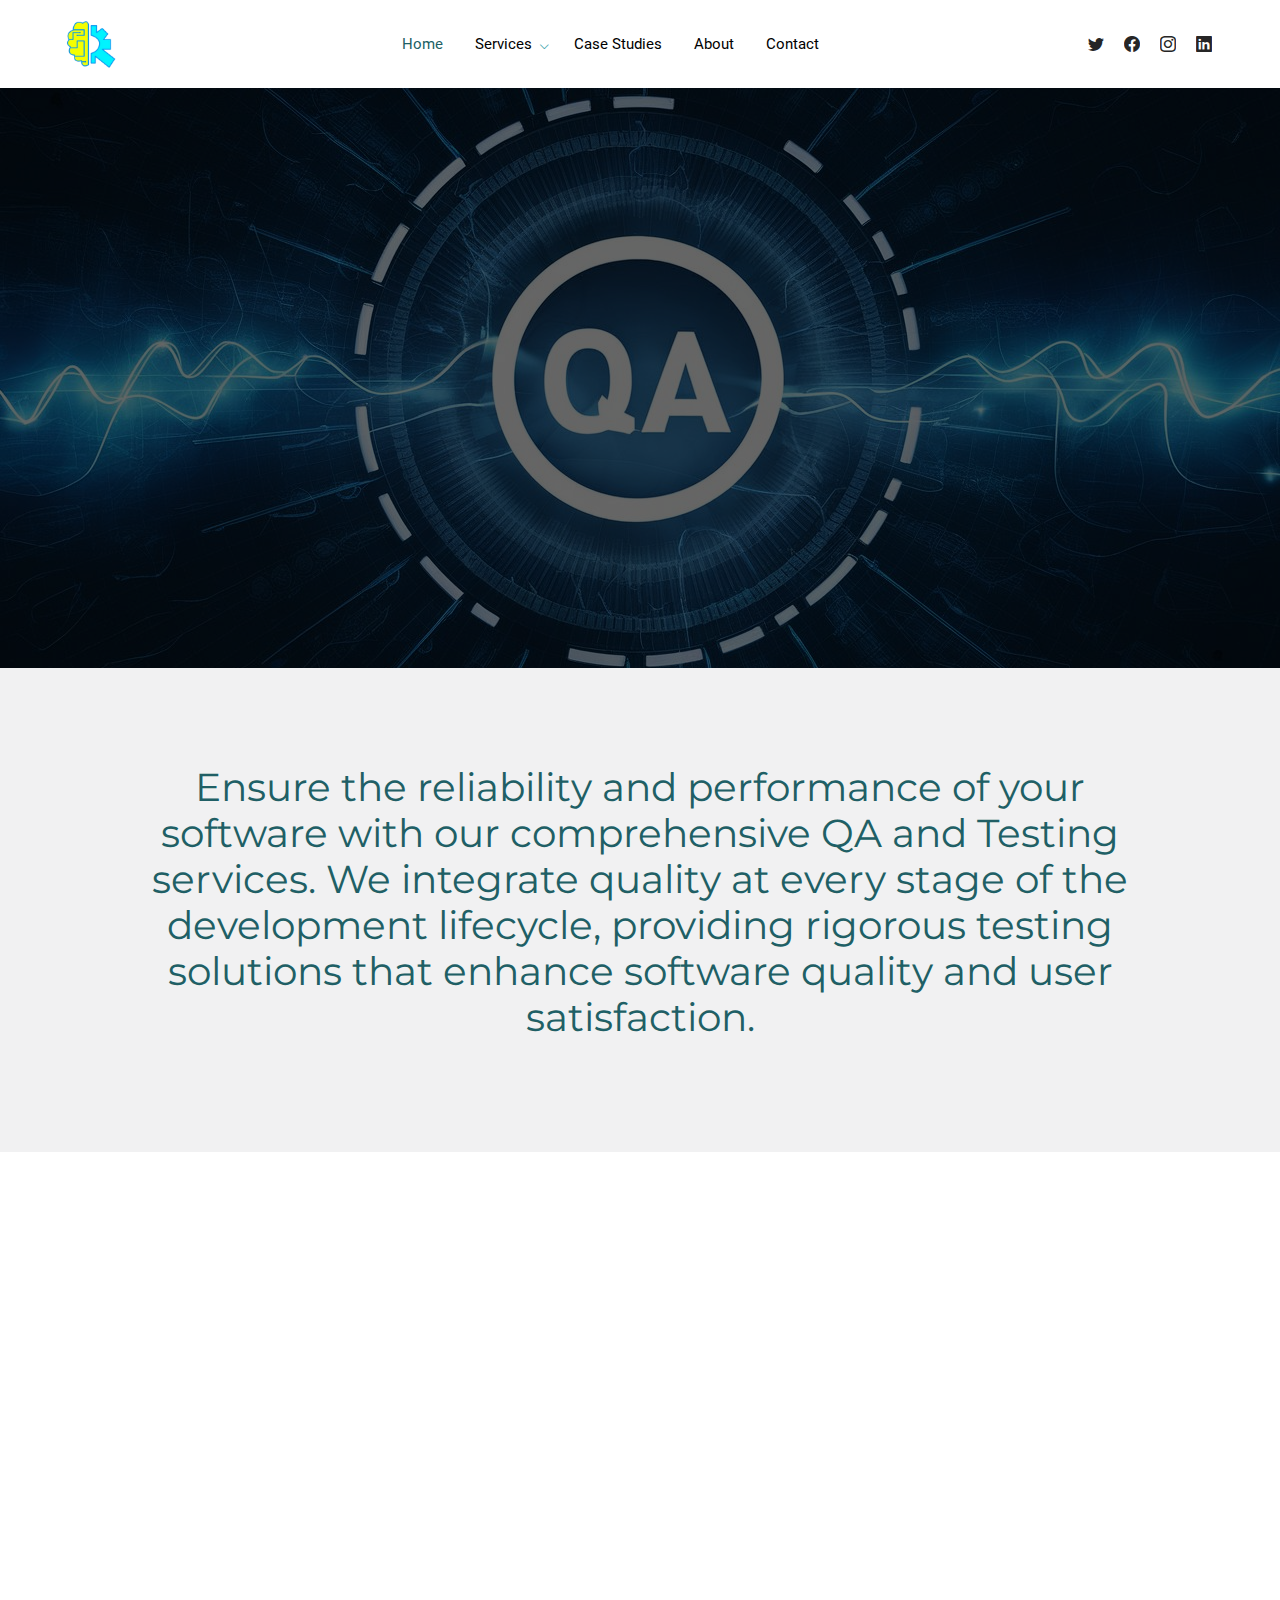
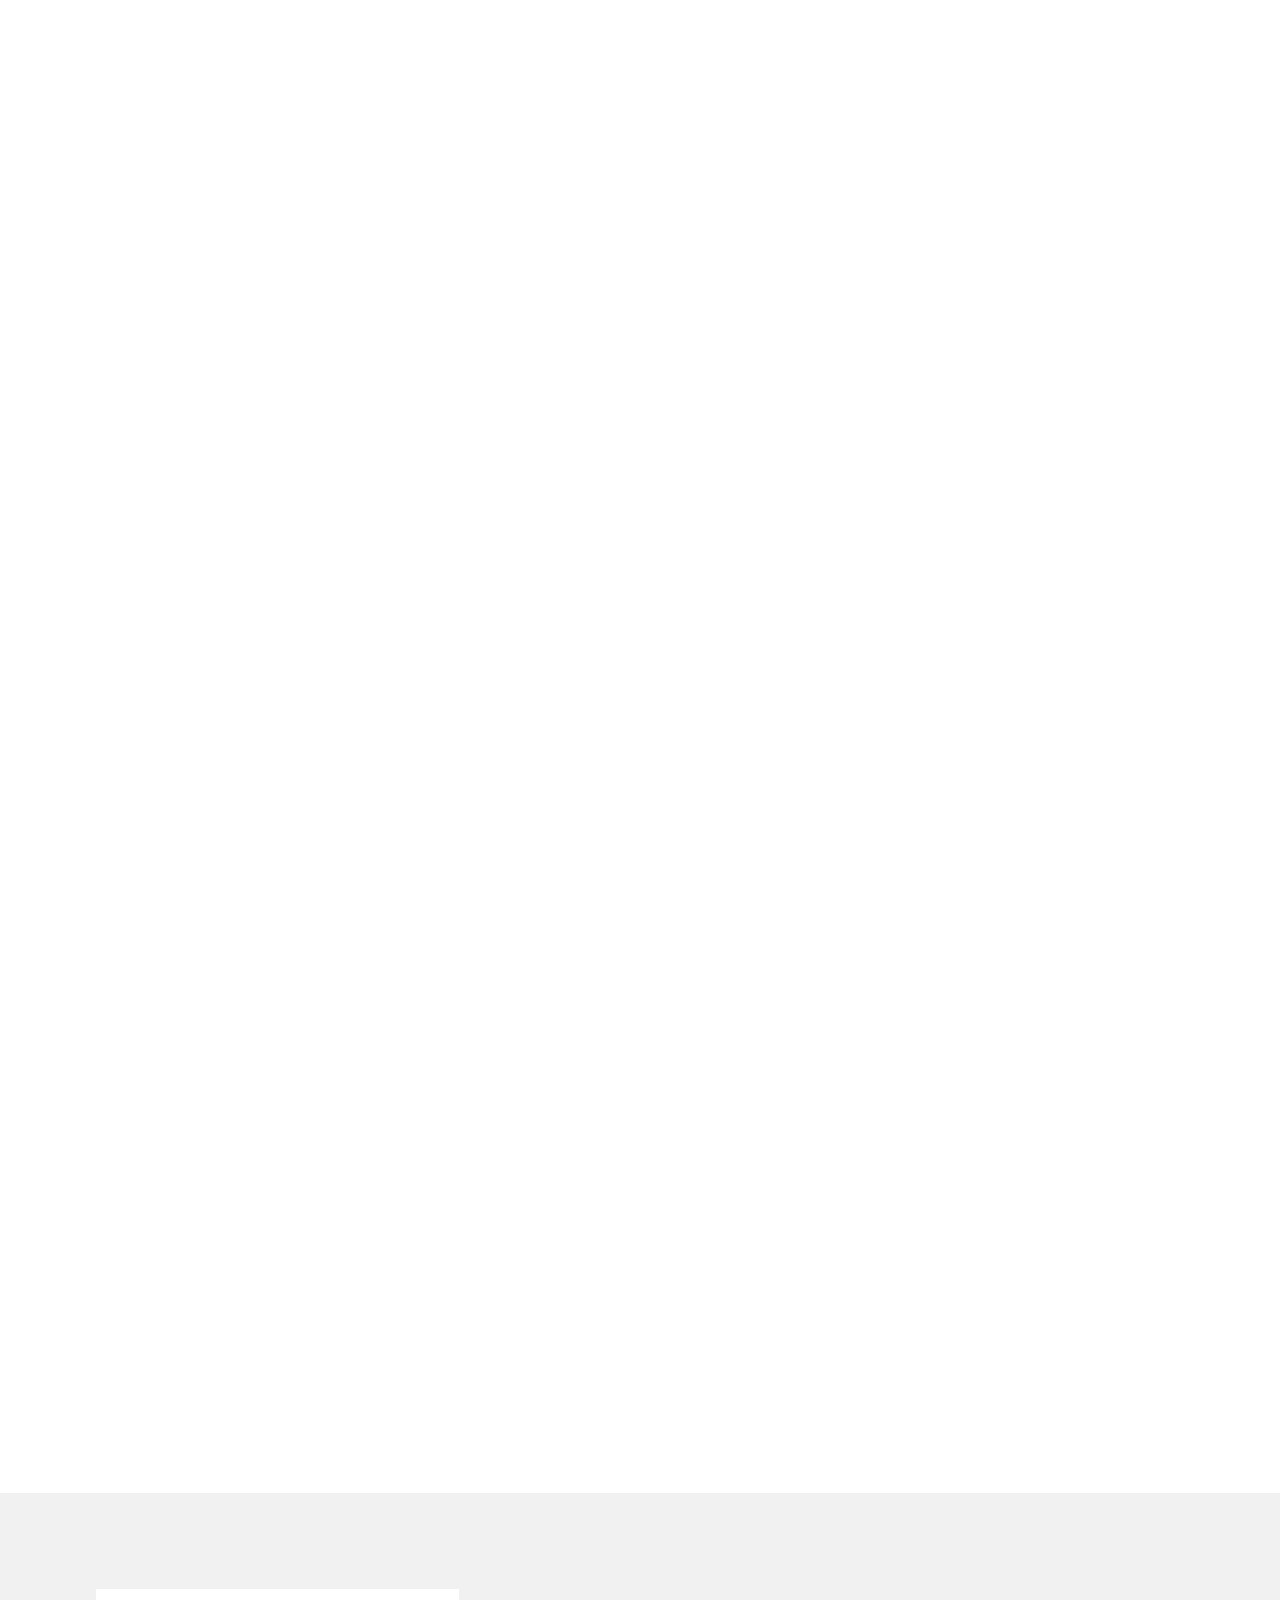
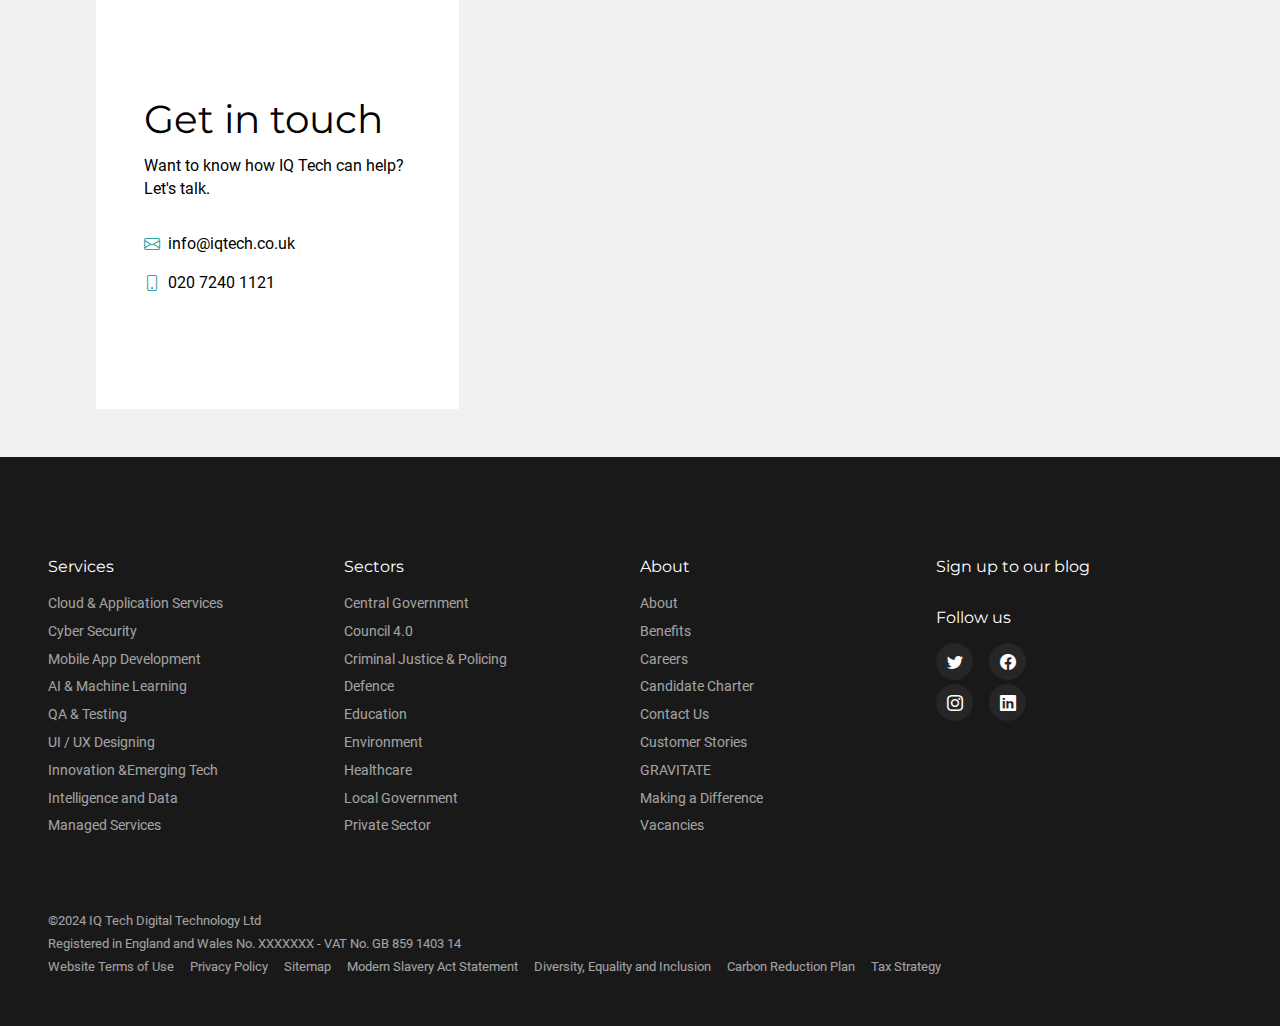
<file: html/QA.html>
<!DOCTYPE html>
<html lang="en" class=" supports csstransforms3d">

<head>
    <meta http-equiv="Content-Type" content="text/html; charset=UTF-8">

    <meta name="viewport" content="width=device-width, initial-scale=1, shrink-to-fit=no">
    <title>IQ TECH - QA and Testing Services</title>
    <meta name="description"
        content="Delivering end-to-end software solutions that are user-centric, secure, and designed for the future.">
    <meta property="og:locale" content="en_GB">
    <meta property="og:type" content="website">
    <meta property="og:title" content="IQ TECH">
    <meta property="og:description"
        content="Delivering end-to-end software solutions that are user-centric, secure, and designed for the future.">
    <!-- <meta property="og:url" content="https://methods.co.uk/"> -->
    <meta property="og:site_name" content="IQ TECH">
    <meta property="og:image" content="/image/flogo.png">

    <link data-size="32" rel="icon" type="image/png" sizes="32x32" href="/images/flogo.png">
    <link data-size="96" rel="icon" type="image/png" sizes="96x96" href="/images/flogo.png">
    <link data-size="16" rel="icon" type="image/png" sizes="16x16" href="/images/flogo.png">
    <meta name="robots" content="max-image-preview:large">
    <link rel="dns-prefetch" href="https://js-eu1.hs-scripts.com/">
    <style id="classic-theme-styles-inline-css" type="text/css">
        /*! This file is auto-generated */
        .wp-block-button__link {
            color: #fff;
            background-color: #32373c;
            border-radius: 9999px;
            box-shadow: none;
            text-decoration: none;
            padding: calc(.667em + 2px) calc(1.333em + 2px);
            font-size: 1.125em
        }

        .wp-block-file__button {
            background: #32373c;
            color: #fff;
            text-decoration: none
        }
    </style>
    <style id="global-styles-inline-css" type="text/css">
        body {
            --wp--preset--color--black: #000000;
            --wp--preset--color--cyan-bluish-gray: #abb8c3;
            --wp--preset--color--white: #ffffff;
            --wp--preset--color--pale-pink: #f78da7;
            --wp--preset--color--vivid-red: #cf2e2e;
            --wp--preset--color--luminous-vivid-orange: #ff6900;
            --wp--preset--color--luminous-vivid-amber: #fcb900;
            --wp--preset--color--light-green-cyan: #7bdcb5;
            --wp--preset--color--vivid-green-cyan: #00d084;
            --wp--preset--color--pale-cyan-blue: #8ed1fc;
            --wp--preset--color--vivid-cyan-blue: #0693e3;
            --wp--preset--color--vivid-purple: #9b51e0;
            --wp--preset--gradient--vivid-cyan-blue-to-vivid-purple: linear-gradient(135deg, rgba(6, 147, 227, 1) 0%, rgb(155, 81, 224) 100%);
            --wp--preset--gradient--light-green-cyan-to-vivid-green-cyan: linear-gradient(135deg, rgb(122, 220, 180) 0%, rgb(0, 208, 130) 100%);
            --wp--preset--gradient--luminous-vivid-amber-to-luminous-vivid-orange: linear-gradient(135deg, rgba(252, 185, 0, 1) 0%, rgba(255, 105, 0, 1) 100%);
            --wp--preset--gradient--luminous-vivid-orange-to-vivid-red: linear-gradient(135deg, rgba(255, 105, 0, 1) 0%, rgb(207, 46, 46) 100%);
            --wp--preset--gradient--very-light-gray-to-cyan-bluish-gray: linear-gradient(135deg, rgb(238, 238, 238) 0%, rgb(169, 184, 195) 100%);
            --wp--preset--gradient--cool-to-warm-spectrum: linear-gradient(135deg, rgb(74, 234, 220) 0%, rgb(151, 120, 209) 20%, rgb(207, 42, 186) 40%, rgb(238, 44, 130) 60%, rgb(251, 105, 98) 80%, rgb(254, 248, 76) 100%);
            --wp--preset--gradient--blush-light-purple: linear-gradient(135deg, rgb(255, 206, 236) 0%, rgb(152, 150, 240) 100%);
            --wp--preset--gradient--blush-bordeaux: linear-gradient(135deg, rgb(254, 205, 165) 0%, rgb(254, 45, 45) 50%, rgb(107, 0, 62) 100%);
            --wp--preset--gradient--luminous-dusk: linear-gradient(135deg, rgb(255, 203, 112) 0%, rgb(199, 81, 192) 50%, rgb(65, 88, 208) 100%);
            --wp--preset--gradient--pale-ocean: linear-gradient(135deg, rgb(255, 245, 203) 0%, rgb(182, 227, 212) 50%, rgb(51, 167, 181) 100%);
            --wp--preset--gradient--electric-grass: linear-gradient(135deg, rgb(202, 248, 128) 0%, rgb(113, 206, 126) 100%);
            --wp--preset--gradient--midnight: linear-gradient(135deg, rgb(2, 3, 129) 0%, rgb(40, 116, 252) 100%);
            --wp--preset--font-size--small: 13px;
            --wp--preset--font-size--medium: 20px;
            --wp--preset--font-size--large: 36px;
            --wp--preset--font-size--x-large: 42px;
            --wp--preset--spacing--20: 0.44rem;
            --wp--preset--spacing--30: 0.67rem;
            --wp--preset--spacing--40: 1rem;
            --wp--preset--spacing--50: 1.5rem;
            --wp--preset--spacing--60: 2.25rem;
            --wp--preset--spacing--70: 3.38rem;
            --wp--preset--spacing--80: 5.06rem;
            --wp--preset--shadow--natural: 6px 6px 9px rgba(0, 0, 0, 0.2);
            --wp--preset--shadow--deep: 12px 12px 50px rgba(0, 0, 0, 0.4);
            --wp--preset--shadow--sharp: 6px 6px 0px rgba(0, 0, 0, 0.2);
            --wp--preset--shadow--outlined: 6px 6px 0px -3px rgba(255, 255, 255, 1), 6px 6px rgba(0, 0, 0, 1);
            --wp--preset--shadow--crisp: 6px 6px 0px rgba(0, 0, 0, 1);
        }

        :where(.is-layout-flex) {
            gap: 0.5em;
        }

        :where(.is-layout-grid) {
            gap: 0.5em;
        }

        body .is-layout-flow>.alignleft {
            float: left;
            margin-inline-start: 0;
            margin-inline-end: 2em;
        }

        body .is-layout-flow>.alignright {
            float: right;
            margin-inline-start: 2em;
            margin-inline-end: 0;
        }

        body .is-layout-flow>.aligncenter {
            margin-left: auto !important;
            margin-right: auto !important;
        }

        body .is-layout-constrained>.alignleft {
            float: left;
            margin-inline-start: 0;
            margin-inline-end: 2em;
        }

        body .is-layout-constrained>.alignright {
            float: right;
            margin-inline-start: 2em;
            margin-inline-end: 0;
        }

        body .is-layout-constrained>.aligncenter {
            margin-left: auto !important;
            margin-right: auto !important;
        }

        body .is-layout-constrained> :where(:not(.alignleft):not(.alignright):not(.alignfull)) {
            max-width: var(--wp--style--global--content-size);
            margin-left: auto !important;
            margin-right: auto !important;
        }

        body .is-layout-constrained>.alignwide {
            max-width: var(--wp--style--global--wide-size);
        }

        body .is-layout-flex {
            display: flex;
        }

        body .is-layout-flex {
            flex-wrap: wrap;
            align-items: center;
        }

        body .is-layout-flex>* {
            margin: 0;
        }

        body .is-layout-grid {
            display: grid;
        }

        body .is-layout-grid>* {
            margin: 0;
        }

        :where(.wp-block-columns.is-layout-flex) {
            gap: 2em;
        }

        :where(.wp-block-columns.is-layout-grid) {
            gap: 2em;
        }

        :where(.wp-block-post-template.is-layout-flex) {
            gap: 1.25em;
        }

        :where(.wp-block-post-template.is-layout-grid) {
            gap: 1.25em;
        }

        .has-black-color {
            color: var(--wp--preset--color--black) !important;
        }

        .has-cyan-bluish-gray-color {
            color: var(--wp--preset--color--cyan-bluish-gray) !important;
        }

        .has-white-color {
            color: var(--wp--preset--color--white) !important;
        }

        .has-pale-pink-color {
            color: var(--wp--preset--color--pale-pink) !important;
        }

        .has-vivid-red-color {
            color: var(--wp--preset--color--vivid-red) !important;
        }

        .has-luminous-vivid-orange-color {
            color: var(--wp--preset--color--luminous-vivid-orange) !important;
        }

        .has-luminous-vivid-amber-color {
            color: var(--wp--preset--color--luminous-vivid-amber) !important;
        }

        .has-light-green-cyan-color {
            color: var(--wp--preset--color--light-green-cyan) !important;
        }

        .has-vivid-green-cyan-color {
            color: var(--wp--preset--color--vivid-green-cyan) !important;
        }

        .has-pale-cyan-blue-color {
            color: var(--wp--preset--color--pale-cyan-blue) !important;
        }

        .has-vivid-cyan-blue-color {
            color: var(--wp--preset--color--vivid-cyan-blue) !important;
        }

        .has-vivid-purple-color {
            color: var(--wp--preset--color--vivid-purple) !important;
        }

        .has-black-background-color {
            background-color: var(--wp--preset--color--black) !important;
        }

        .has-cyan-bluish-gray-background-color {
            background-color: var(--wp--preset--color--cyan-bluish-gray) !important;
        }

        .has-white-background-color {
            background-color: var(--wp--preset--color--white) !important;
        }

        .has-pale-pink-background-color {
            background-color: var(--wp--preset--color--pale-pink) !important;
        }

        .has-vivid-red-background-color {
            background-color: var(--wp--preset--color--vivid-red) !important;
        }

        .has-luminous-vivid-orange-background-color {
            background-color: var(--wp--preset--color--luminous-vivid-orange) !important;
        }

        .has-luminous-vivid-amber-background-color {
            background-color: var(--wp--preset--color--luminous-vivid-amber) !important;
        }

        .has-light-green-cyan-background-color {
            background-color: var(--wp--preset--color--light-green-cyan) !important;
        }

        .has-vivid-green-cyan-background-color {
            background-color: var(--wp--preset--color--vivid-green-cyan) !important;
        }

        .has-pale-cyan-blue-background-color {
            background-color: var(--wp--preset--color--pale-cyan-blue) !important;
        }

        .has-vivid-cyan-blue-background-color {
            background-color: var(--wp--preset--color--vivid-cyan-blue) !important;
        }

        .has-vivid-purple-background-color {
            background-color: var(--wp--preset--color--vivid-purple) !important;
        }

        .has-black-border-color {
            border-color: var(--wp--preset--color--black) !important;
        }

        .has-cyan-bluish-gray-border-color {
            border-color: var(--wp--preset--color--cyan-bluish-gray) !important;
        }

        .has-white-border-color {
            border-color: var(--wp--preset--color--white) !important;
        }

        .has-pale-pink-border-color {
            border-color: var(--wp--preset--color--pale-pink) !important;
        }

        .has-vivid-red-border-color {
            border-color: var(--wp--preset--color--vivid-red) !important;
        }

        .has-luminous-vivid-orange-border-color {
            border-color: var(--wp--preset--color--luminous-vivid-orange) !important;
        }

        .has-luminous-vivid-amber-border-color {
            border-color: var(--wp--preset--color--luminous-vivid-amber) !important;
        }

        .has-light-green-cyan-border-color {
            border-color: var(--wp--preset--color--light-green-cyan) !important;
        }

        .has-vivid-green-cyan-border-color {
            border-color: var(--wp--preset--color--vivid-green-cyan) !important;
        }

        .has-pale-cyan-blue-border-color {
            border-color: var(--wp--preset--color--pale-cyan-blue) !important;
        }

        .has-vivid-cyan-blue-border-color {
            border-color: var(--wp--preset--color--vivid-cyan-blue) !important;
        }

        .has-vivid-purple-border-color {
            border-color: var(--wp--preset--color--vivid-purple) !important;
        }

        .has-vivid-cyan-blue-to-vivid-purple-gradient-background {
            background: var(--wp--preset--gradient--vivid-cyan-blue-to-vivid-purple) !important;
        }

        .has-light-green-cyan-to-vivid-green-cyan-gradient-background {
            background: var(--wp--preset--gradient--light-green-cyan-to-vivid-green-cyan) !important;
        }

        .has-luminous-vivid-amber-to-luminous-vivid-orange-gradient-background {
            background: var(--wp--preset--gradient--luminous-vivid-amber-to-luminous-vivid-orange) !important;
        }

        .has-luminous-vivid-orange-to-vivid-red-gradient-background {
            background: var(--wp--preset--gradient--luminous-vivid-orange-to-vivid-red) !important;
        }

        .has-very-light-gray-to-cyan-bluish-gray-gradient-background {
            background: var(--wp--preset--gradient--very-light-gray-to-cyan-bluish-gray) !important;
        }

        .has-cool-to-warm-spectrum-gradient-background {
            background: var(--wp--preset--gradient--cool-to-warm-spectrum) !important;
        }

        .has-blush-light-purple-gradient-background {
            background: var(--wp--preset--gradient--blush-light-purple) !important;
        }

        .has-blush-bordeaux-gradient-background {
            background: var(--wp--preset--gradient--blush-bordeaux) !important;
        }

        .has-luminous-dusk-gradient-background {
            background: var(--wp--preset--gradient--luminous-dusk) !important;
        }

        .has-pale-ocean-gradient-background {
            background: var(--wp--preset--gradient--pale-ocean) !important;
        }

        .has-electric-grass-gradient-background {
            background: var(--wp--preset--gradient--electric-grass) !important;
        }

        .has-midnight-gradient-background {
            background: var(--wp--preset--gradient--midnight) !important;
        }

        .has-small-font-size {
            font-size: var(--wp--preset--font-size--small) !important;
        }

        .has-medium-font-size {
            font-size: var(--wp--preset--font-size--medium) !important;
        }

        .has-large-font-size {
            font-size: var(--wp--preset--font-size--large) !important;
        }

        .has-x-large-font-size {
            font-size: var(--wp--preset--font-size--x-large) !important;
        }

        .wp-block-navigation a:where(:not(.wp-element-button)) {
            color: inherit;
        }

        :where(.wp-block-post-template.is-layout-flex) {
            gap: 1.25em;
        }

        :where(.wp-block-post-template.is-layout-grid) {
            gap: 1.25em;
        }

        :where(.wp-block-columns.is-layout-flex) {
            gap: 2em;
        }

        :where(.wp-block-columns.is-layout-grid) {
            gap: 2em;
        }

        .wp-block-pullquote {
            font-size: 1.5em;
            line-height: 1.6;
        }
    </style>
    <link rel="stylesheet" href="https://cdn.jsdelivr.net/npm/bootstrap-icons@1.11.3/font/bootstrap-icons.min.css">
    <link rel="stylesheet" href="/stylesheet/style.css" media="all">
    <script type="text/javascript" async="" src="/javascript/js"></script>
    <script type="text/javascript" class="hsq-set-content-id" data-content-id="standard-page">
        var _hsq = _hsq || [];
        _hsq.push(["setContentType", "standard-page"]);
    </script>
    <style>
        .c_icon {
            display: inline-block;
            /* Ensures the div behaves like an inline element */
            width: 80px;
            /* Set the width of the div to match the font size */
            margin: 0 auto;
            /* Center the div horizontally */
            margin-top: 15px;
        }

        .c_icon i {
            font-size: 80px;
            /* Maintain the font size for the icon */
        }
    </style>
</head>

<body class="page-template-default page page-id-196 page-child parent-pageid-122">
    <div id="hs-web-interactives-top-push-anchor" class="go3670563033"></div>

    <header data-current-page="home" class="section-in section-been">
        <nav id="main-nav" class="c-main-nav">
            <div class="container">
                <div class="c-main-nav-logo">
                    <a href="/index.html" class="logo-container"><img src="/images/flogo.png" alt="IQ TECH"></a>
                </div>
                <ul class="c-main-nav-links c-main-nav-links--p">
                    <li class="page-link active" data-page-name="home">
                        <a href="/index.html">Home</a>
                    </li>

                    <li class="page-link has-children" tabindex="0" data-page-name="Services">
                        <a href="/html/services.html">Services<i class="bi-chevron-down"></i></a>
                        <div class="children">
                            <div class="children__title">
                                <p>What we do</p>
                                <p class="h3">Services &amp; solutions</p>
                            </div>
                            <ul class="children__links">
                                <li>
                                    <a href="/html/cloud.html"><span>Cloud Engineering and Platforms<i
                                                class="bi-arrow-right"></i></span></a>
                                </li>
                                <li>
                                    <a href="/html/Cyber.html"><span>Cyber Security Services<i
                                                class="bi-arrow-right"></i></span></a>
                                </li>
                                <li>
                                    <a href="/html/Web.html"><span>Web & Mobile Solutions<i
                                                class="bi-arrow-right"></i></span></a>
                                </li>
                                <li>
                                    <a href="/html/AI.html"><span>AI and Machine Learning<i
                                                class="bi-arrow-right"></i></span></a>
                                </li>
                                <li>
                                    <a href="/html/QA.html"><span>QA and Testing Services<i
                                                class="bi-arrow-right"></i></span></a>
                                </li>
                                <li>
                                    <a href="/html/UI.html"><span>UI/UX Design Services<i
                                                class="bi-arrow-right"></i></span></a>
                                </li>
                                <li>
                                    <a href="/html/power.html"><span>Power BI<i class="bi-arrow-right"></i></span></a>
                                </li>
                                <li>
                                    <a href="/html/manage.html"><span>Managed Services<i
                                                class="bi-arrow-right"></i></span></a>
                                </li>
                                <li>
                                    <a href="/html/intelligence.html"><span>Intelligence and Data Services<i
                                                class="bi-arrow-right"></i></span></a>
                                </li>

                            </ul>
                        </div>
                        <i class="bi-chevron-down"></i>
                    </li>
                    <li class="page-link" data-page-name="contact-us">
                        <a href="#">Case Studies</a>
                    </li>
                    <li class="page-link" data-page-name="contact-us">
                        <a href="/html/about.html">About</a>
                    </li>

                    <li class="page-link" data-page-name="contact-us">
                        <a href="#">Contact</a>
                    </li>
                </ul>

                <ul class="c-main-nav-links c-main-nav-links--s">
                    <li class="page-link page-link--social"><a href="#" target="_blank" rel="noreferrer"
                            aria-label="Follow us on Twitter"><i class="bi-twitter"></i></a></li>
                    <li class="page-link page-link--social"><a href="#" target="_blank" rel="noreferrer"
                            aria-label="Follow us on Facebook"><i class="bi-facebook"></i></a></li>
                    <li class="page-link page-link--social"><a href="#" target="_blank" rel="noreferrer"
                            aria-label="Follow us on Instagram"><i class="bi-instagram"></i></a></li>
                    <li class="page-link page-link--social"><a href="#" target="_blank" rel="noreferrer"
                            aria-label="Follow us on LinkedIn"><i class="bi-linkedin"></i></a></li>

                </ul>

                <button id="nav-toggle" class="nav-toggle">
                    Menu
                    <span class="lines"></span>
                </button>
            </div>
        </nav>
    </header>

    <main>
        <section class="c-page-header ll-image section-been section-init"
            style="background-image: url(&quot;/images/qa-and-testing.jpeg&quot;);">
            <div class="container">
                <div class="c-page-header-inner">
                    <div class="c-page-header-content">
                        <!-- <h1>QA and Testing Services</h1> -->
                    </div>
                </div>
            </div>
        </section> <!-- blocks -->

        <section class="c-block c-block--cols c-block--grey section-in section-been">
            <div class="container container--block">
                <h2 class="c-block-title">Ensure the reliability and performance of your software with our comprehensive QA and Testing services. We integrate quality at every stage of the development lifecycle, providing rigorous testing solutions that enhance software quality and user satisfaction.</h2>
            </div>
            <!-- <div class="container narrow">
                <div class="col">
                    <div class="wysiwyg-content">

                        <p style="text-align: left;">IQ Tech propels your business to the forefront of innovation with
                            our Power Apps services. We specialize in creating custom solutions tailored to your needs.
                            Whether it's streamlining your processes, enhancing decision-making with Power BI, or
                            automating tasks with Power Automate, we've got you covered. Our team guides you every step
                            of the way, ensuring you maximize the benefits of Power Apps. With IQ Tech, you're poised
                            for a leap in productivity and a future of efficient operations.</p>

                        <h1 style="text-align: center;"><span style="color: #205f65;">Why Us</span></h1>

                        <h2 style="text-align: left;"><span style="color: #205f65;">Seamless Power Platform
                                Integration</span></h2>

                        <p style="text-align: left;"><span style="color: #000000;">Our integration services
                                ensure that
                                your Power Platform solutions work in perfect harmony with your existing
                                systems. From
                                custom connectors to APIs, we facilitate smooth data exchange and system
                                interoperability, enhancing the efficiency and effectiveness of your digital
                                ecosystem.
                        </p>


                        <h2 style="text-align: left;"><span style="color: #205f65;">Governance, Security, &
                                Compliance
                            </span></h2>
                        <p style="text-align: left;">Navigate the complexities of digital governance with our
                            advisory
                            services. We provide expert guidance on best practices for governance, security, and
                            compliance within the Power Platform environment, ensuring your solutions are robust,
                            secure, and compliant with regulatory standards.

                        </p>


                        <h2 style="text-align: left;"><span style="color: #205f65;">Ongoing Training &
                                Support</span>
                        </h2>
                        <p style="text-align: left;">Empower your team with our comprehensive training and support
                            services. We provide tailored training sessions to ensure your workforce is adept at
                            utilizing the developed solutions, complemented by ongoing support to address any
                            challenges, ensuring smooth operation and continuous improvement.</p>

                    </div>
                </div>
            </div> -->
        </section>




        <section class="c-block c-block--page-links section-init" style="background-color: white;">
            <h2 class="c-block-title">Our Offerings</h2>
            <div class="container" style="margin-top: 2em;">
                <article class="c-page-link" style="border: 2px dotted rebeccapurple;">
                    <a href="/html/cloud.html" class="c-page-link-inner" aria-label="Services">
                        <div class="c_icon">
                            <i class="bi bi-lightbulb" style="color: rebeccapurple;"></i>

                        </div>
                        <div class="c-page-link__content" style="justify-content: space-evenly">
                            <h3 style="text-align: center;">Functional Testing</h3>
                        </div>
                        <div class="c-page-link__content">
                            <p style="text-align: center;">Verifying that your software performs its intended functions correctly. We conduct thorough functional tests to ensure all features work as expected and meet specified requirements.</p>

                            <!-- <i class="bi-arrow-right"></i> -->
                        </div>
                    </a>

                </article>
                <article class="c-page-link" style="border: 2px dotted rgb(255, 213, 0);">
                    <a href="#" class="c-page-link-inner" aria-label="About">
                        <div class="c_icon">
                            <i class="bi bi-check-circle" style="color:  rgb(255, 213, 0);;"></i>
                            <!-- <div class="ll-image media-cover" data-ll-type="bg" data-ll-src="/images/power_bi.png"></div> -->
                        </div>
                        <div class="c-page-link__content" style="justify-content: space-evenly">
                            <h3 style="text-align: center;">Automation Testing</h3>
                        </div>
                        <div class="c-page-link__content">
                            <p style="text-align: center;">Implementing automated testing frameworks to increase efficiency and accuracy. Our automation solutions cover regression testing, smoke testing, and more, reducing manual effort and accelerating release cycles.</p>

                            <!-- <i class="bi-arrow-right"></i> -->
                        </div>
                    </a>
                </article>

                <article class="c-page-link" style="border: 2px dotted rgb(0, 128, 255);">
                    <a href="#" class="c-page-link-inner" aria-label="About">
                        <div class="c_icon">
                            <i class="bi bi-speedometer" style="color: rgb(0, 128, 255); ;"></i>
                            <!-- <div class="ll-image media-cover" data-ll-type="bg" data-ll-src="/images/power_auto.png">
                                </div> -->
                        </div>
                        <div class="c-page-link__content" style="justify-content: space-evenly">
                            <h3 style="text-align: center;">Performance Testing</h3>
                        </div>
                        <div class="c-page-link__content">
                            <p style="text-align: center;">Assessing the performance, scalability, and stability of your software under various conditions. We conduct load, stress, and endurance testing to ensure your application can handle high traffic and perform well under pressure.</p>

                            <!-- <i class="bi-arrow-right"></i> -->
                        </div>
                    </a>
                </article>
            </div>

            <div class="container" style="margin-top: 2em;">
                <article class="c-page-link" style="border: 2px dotted rgb(64, 128, 128);">
                    <a href="#" class="c-page-link-inner" aria-label="About">
                        <div class="c_icon">
                            <i class="bi bi-shield-lock" style="color: rgb(64, 128, 128);"></i>
                            <!-- <div class="ll-image media-cover" data-ll-type="bg" data-ll-src="/images/Power_Copilot.png">
                                </div> -->
                        </div>
                        <div class="c-page-link__content" style="justify-content: space-evenly">
                            <h3 style="text-align: center;">Security Testing</h3>
                        </div>
                        <div class="c-page-link__content">
                            <p style="text-align: center;">Identifying and mitigating vulnerabilities in your software. Our security testing services include penetration testing, vulnerability scanning, and code reviews to protect against threats and ensure compliance.
                            </p>

                            <!-- <i class="bi-arrow-right"></i> -->
                        </div>
                    </a>
                </article>

                <article class="c-page-link" style="border: 2px dotted rgb(226, 134, 49)">
                    <a href="#" class="c-page-link-inner" aria-label="About">
                        <div class="c_icon">
                            <i class="bi bi-ui-checks" style="color: rgb(226, 134, 49)"></i>
                            <!-- <i class="></i> -->
                            <!-- <div class="ll-image media-cover" data-ll-type="bg"
                                    data-ll-src="/images/power_plateform.jpg"></div> -->
                        </div>
                        <div class="c-page-link__content" style="justify-content: space-evenly">
                            <h3 style="text-align: center;">Usability Testing</h3>
                        </div>
                        <div class="c-page-link__content">
                            <p style="text-align: center;">Evaluating the user experience of your application. We perform usability tests to ensure your software is intuitive, user-friendly, and meets the needs of your target audience.</p>

                            <!-- <i class="bi-arrow-right"></i> -->
                        </div>
                    </a>
                </article>

                <article class="c-page-link" style="border: 2px dotted rgb(218, 81, 147)" ;>
                    <a href="#" class="c-page-link-inner" aria-label="About">
                        <div class="c_icon">
                            <i class="bi bi-display" style="color: rgb(218, 81, 147)"></i>
                            <!-- <div class="ll-image media-cover" data-ll-type="bg" data-ll-src="/images/connector.jpg">
                                </div> -->
                        </div>
                        <div class="c-page-link__content" style="justify-content: space-evenly">
                            <h3 style="text-align: center;">Compatibility Testing</h3>
                        </div>
                        <div class="c-page-link__content">
                            <p style="text-align: center;">
                                Ensuring your software works seamlessly across different devices, browsers, and operating systems. Our compatibility testing services help you deliver a consistent experience to all users.</p>

                            <!-- <i class="bi-arrow-right"></i> -->
                        </div>
                    </a>
                </article>

            </div>
            <div class="container"  style="margin-top: 2em;">
                <article class="c-page-link" style="border: 2px dotted #356434">
                    <a href="#" class="c-page-link-inner" aria-label="About">
                        <div class="c_icon">
                            <i class="bi bi-server" style="color: #356434"></i>
                            <!-- <div class="ll-image media-cover" data-ll-type="bg" data-ll-src="/images/Power_Copilot.png">
                                </div> -->
                        </div>
                        <div class="c-page-link__content" style="justify-content: space-evenly">
                            <h3 style="text-align: center;">API Testing</h3>
                        </div>
                        <div class="c-page-link__content">
                            <p style="text-align: center;">Verifying the functionality, reliability, and performance of your APIs. We conduct thorough API tests to ensure seamless integration and communication between different software components.

                            </p>

                            <!-- <i class="bi-arrow-right"></i> -->
                        </div>
                    </a>
                </article>

                <article class="c-page-link" style="border: 2px dotted #BB3148">
                    <a href="#" class="c-page-link-inner" aria-label="About">
                        <div class="c_icon">
                            <i class="bi bi-arrow-clockwise" style="color: #BB3148"></i>
                            <!-- <i class="></i> -->
                            <!-- <div class="ll-image media-cover" data-ll-type="bg"
                                    data-ll-src="/images/power_plateform.jpg"></div> -->
                        </div>
                        <div class="c-page-link__content" style="justify-content: space-evenly">
                            <h3 style="text-align: center;">Regression Testing</h3>
                        </div>
                        <div class="c-page-link__content">
                            <p style="text-align: center;">Ensuring that new code changes do not adversely affect existing functionality. Our regression testing services help maintain software stability and quality throughout the development process.</p>

                            <!-- <i class="bi-arrow-right"></i> -->
                        </div>
                    </a>
                </article>

                <article class="c-page-link" style="border: 2px dotted #DA74DD">
                    <a href="#" class="c-page-link-inner" aria-label="About">
                        <div class="c_icon">
                            <i class="bi bi-infinity" style="color: #DA74DD"></i>
                            <!-- <i class="></i> -->
                            <!-- <div class="ll-image media-cover" data-ll-type="bg"
                                    data-ll-src="/images/power_plateform.jpg"></div> -->
                        </div>
                        <div class="c-page-link__content" style="justify-content: space-evenly">
                            <h3 style="text-align: center;">Continuous Testing in DevOps</h3>
                        </div>
                        <div class="c-page-link__content">
                            <p style="text-align: center;">Integrating continuous testing practices within your DevOps pipeline. We help you implement automated testing at every stage of the CI/CD process, enabling faster and more reliable releases.</p>

                            <!-- <i class="bi-arrow-right"></i> -->
                        </div>
                    </a>
                </article>

            </div>

            <div class="container"  style="margin-top: 2em;">
                <article class="c-page-link" style="border: 2px dotted #007BFF;">
                    <a href="#" class="c-page-link-inner" aria-label="About">
                        <div class="c_icon">
                            <i class="bi bi-clipboard-check" style="color: #007BFF"></i>
                            <!-- <div class="ll-image media-cover" data-ll-type="bg" data-ll-src="/images/Power_Copilot.png">
                                </div> -->
                        </div>
                        <div class="c-page-link__content" style="justify-content: space-evenly">
                            <h3 style="text-align: center;">Manual Testing</h3>
                        </div>
                        <div class="c-page-link__content">
                            <p style="text-align: center;">Conducting detailed manual tests to identify issues that automated tests may miss. Our experienced testers perform exploratory, ad-hoc, and usability testing to ensure comprehensive coverage.

                            </p>

                            <!-- <i class="bi-arrow-right"></i> -->
                        </div>
                    </a>
                </article>

                <article class="c-page-link" style="border: 2px dotted #DA5193">
                    <a href="#" class="c-page-link-inner" aria-label="About">
                        <div class="c_icon">
                            <i class="bi bi-file-earmark-text" style="color: #DA5193"></i>
                            <!-- <i class="></i> -->
                            <!-- <div class="ll-image media-cover" data-ll-type="bg"
                                    data-ll-src="/images/power_plateform.jpg"></div> -->
                        </div>
                        <div class="c-page-link__content" style="justify-content: space-evenly">
                            <h3 style="text-align: center;">Test Management & Reporting</h3>
                        </div>
                        <div class="c-page-link__content">
                            <p style="text-align: center;">Providing detailed test management and reporting services. We use advanced tools to plan, execute, and track testing activities, delivering actionable insights and clear documentation.</p>

                            <!-- <i class="bi-arrow-right"></i> -->
                        </div>
                    </a>
                </article>

            </div>
        </section>

        <!-- <section class="c-block c-block--cols c-block--grey section-init">
            <div class="container container--block">
                <h1 class="c-block-title">Our Process</h1>
            </div>
            <div class="container narrow">
                <div class="col">
                    <div class="wysiwyg-content">

                        <h1><span style="color: #205f65;"><strong>Simple, Seamless, Streamlined.</strong></span></h1>
                        <div style="display: flex; align-items: flex-start;">
                            <img src="/images/1.png" style="margin-right: 15px;margin-top: 5px; width: 70px;">
                            <div>
                                <h2><span style="color: #205f65;"><strong>Discovery call</strong></span></h2>
                                <p>A discovery call will help us discuss your project’s needs, challenges, and goals. It
                                    helps
                                    gather relevant information to understand your requirements and determine the
                                    solution.</p>
                            </div>
                        </div>
                        <div style="display: flex; align-items: flex-start;">
                            <img src="/images/2.png" style="margin-right: 15px;margin-top: 5px; width: 70px;">
                            <div>
                                <h2><span style="color: #205f65;"><strong>Discuss solution and team
                                            structure.</strong></span>
                                </h2>
                                <p>Now we will discuss how our team can help solve your challenge. Here we highlight the
                                    key
                                    features, project specifications, and budget, finalize the engagement model, and
                                    select and
                                    onboard your team.</p>
                            </div>
                        </div>
                        <div style="display: flex; align-items: flex-start;">
                            <img src="/images/3.png" style="margin-right: 15px;margin-top: 5px; width: 70px;">
                            <div>
                                <h2><span style="color: #205f65;"><strong>Get started and track
                                            performances</strong></span>
                                </h2>
                                <p>After discussion, our team will get to work. We will continuously track the progress
                                    and
                                    update you to take your feedback to cater to your needs and complete the project on
                                    time.
                                </p>
                            </div>
                        </div>
                    </div>
                </div>
            </div>
            <div class="container container--block">
            </div>
        </section> -->

        <section class="c-cta-footer section-init">
            <div class="container">
                <div class="ll-image col col--50 col--md-66 c-cta-footer-cover" data-ll-type="bg"
                    data-ll-src="/images/contact.jpeg"></div>
                <div class="col col--50 col--md-33 c-cta-footer-content">
                    <div class="cta-footer-content-inner">
                        <h2 class="">Get in touch</h2>
                        <p class="sub-text">Want to know how IQ Tech can help? Let's talk.</p>
                        <p class="p-l"><i class="bi bi-envelope"></i><a
                                href="mailto:info@Iqtech.co.uk">info@iqtech.co.uk</a>
                        </p>
                        <p class="p-l"><i class="bi-phone"></i><a href="tel:02072401121">020 7240 1121</a></p>
                    </div>
                </div>
            </div>
        </section>
    </main>


    <footer class="section-init">
        <div class="container">
            <nav class="footer">
                <div class="footer-menu-col">
                    <h3>Services</h3>
                    <ul class="menu">
                        <li><a href="#">Cloud & Application Services</a></li>
                        <li><a href="#">Cyber Security</a></li>
                        <li><a href=#>Mobile App Development</a></li>
                        <li><a href="#">AI & Machine Learning</a></li>
                        <li><a href="#">QA & Testing</a></li>
                        <li><a href="#">UI / UX Designing</a></li>
                        <li><a href="#">Innovation &amp;Emerging Tech</a></li>
                        <li><a href="#">Intelligence and Data</a></li>
                        <li><a href="#">Managed Services</a></li>

                    </ul>
                </div>
                <div class="footer-menu-col">
                    <h3>Sectors</h3>
                    <ul class="menu">
                        <li><a href="#">Central Government</a>
                        </li>
                        <li><a href="#" target="_blank" rel="noreferrer">Council 4.0</a>
                        </li>
                        <li><a href="#">Criminal Justice &amp; Policing</a></li>
                        <li><a href="#">Defence</a></li>
                        <li><a href="#">Education</a></li>
                        <li><a href="#">Environment</a></li>
                        <li><a href="#">Healthcare</a></li>
                        <li><a href="#">Local Government</a></li>
                        <li><a href="#">Private Sector</a></li>
                    </ul>
                </div>
                <div class="footer-menu-col">
                    <h3>About</h3>
                    <ul class="menu">

                        <li><a href="#">About</a></li>
                        <li><a href="#">Benefits</a></li>
                        <li><a href="#">Careers</a></li>
                        <li><a href="#">Candidate Charter</a></li>
                        <li><a href="#">Contact Us</a></li>
                        <li><a href="#">Customer Stories</a></li>

                        <li><a href="#">GRAVITATE</a></li>
                        <li><a href="#">Making a Difference</a></li>

                        <li><a href="#">Vacancies</a></li>
                    </ul>
                </div>
            </nav>
            <div class="footer-follow">
                <h3>Sign up to our blog</h3>
                <script src="/javascript/forms2.min.js.download"></script>
                <form id="mktoForm_1187" data-hs-cf-bound="true"></form>
                <script>MktoForms2.loadForm("//app-lon09.marketo.com", "712-UQW-323", 1187);</script>
                <h3>Follow us</h3>
                <ul class="social-links">
                    <li><a href="#" rel="noreferrer" target="_blank" aria-label="Follow us on Twitter"><i
                                class="bi-twitter"></i></a></li>
                    <li><a href="#" rel="noreferrer" target="_blank" aria-label="Follow us on Facebook"><i
                                class="bi-facebook"></i></a></li>
                </ul>
                <ul class="social-links">
                    <li><a href="#" rel="noreferrer" target="_blank" aria-label="Follow us on Instagram"><i
                                class="bi-instagram"></i></a></li>
                    <li><a href="#" rel="noreferrer" target="_blank" aria-label="Follow us on LinkedIn"><i
                                class="bi-linkedin"></i></a></li>
                </ul>
            </div>
            <div class="footer-btm">
                <div class="footer-btm-container">
                    <div class="legal-copy">
                        <p>©2024 IQ Tech Digital Technology Ltd<br>
                            Registered in England and Wales No. XXXXXXX - VAT No. GB 859 1403 14</p>
                    </div>
                    <nav class="footer-legal">
                        <ul class="menu">
                            <li><a href="" target="_blank" rel="noreferrer">Website Terms of Use</a></li>
                            <li><a href="" target="_blank" rel="noreferrer">Privacy Policy</a></li>
                            <li><a href="">Sitemap</a></li>
                            <li><a href="" target="_blank" rel="noreferrer">Modern Slavery Act Statement</a></li>
                            <li><a href="" target="_blank" rel="noreferrer">Diversity, Equality and Inclusion</a></li>
                            <li><a href="" target="_blank" rel="noreferrer">Carbon Reduction Plan</a></li>
                            <li><a href="" target="_blank" rel="noreferrer">Tax Strategy</a></li>
                        </ul>
                    </nav>
                </div>
            </div>
        </div>
    </footer>

    <div id="overlay" class="site-overlay"></div>
    <script type="text/javascript" src="/javascript/scripts.js.download"></script>
    <script type="text/javascript" src="/javascript/app.js.download"></script>
    <script type="text/javascript" id="" src="/javascript/js(1)"></script>
    <div id="hs-interactives-modal-overlay" class="go1632949049"></div>
    </div>
    <div class="go2933276541 go1348078617" id="hs-web-interactives-bottom-anchor"></div>
    <div id="hs-web-interactives-floating-container">
        <div id="hs-web-interactives-floating-top-left-anchor" class="go2417249464 go613305155">
        </div>
        <div id="hs-web-interactives-floating-top-right-anchor" class="go2417249464 go471583506">
        </div>
        <div id="hs-web-interactives-floating-bottom-left-anchor" class="go2417249464 go3921366393">
        </div>
        <div id="hs-web-interactives-floating-bottom-right-anchor" class="go2417249464 go3967842156">
        </div>
    </div>
</body>

</html>
</file>
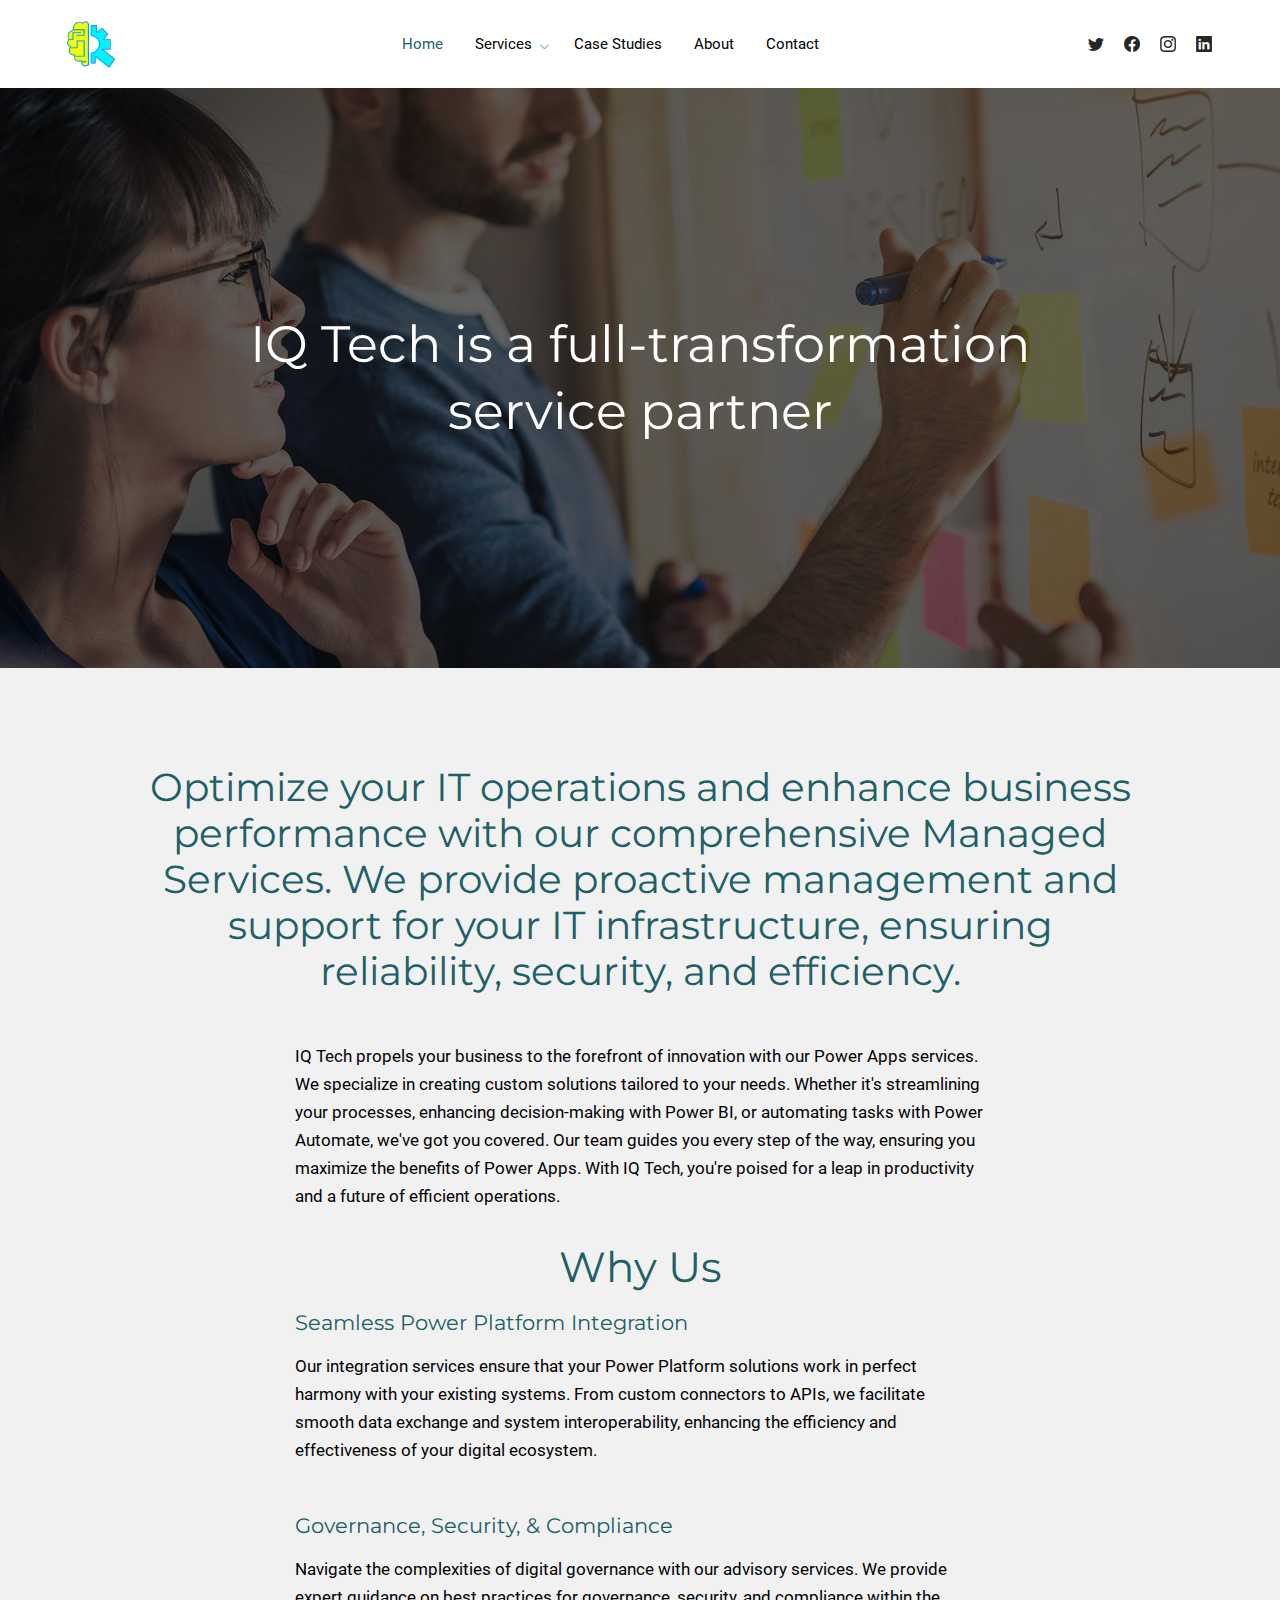
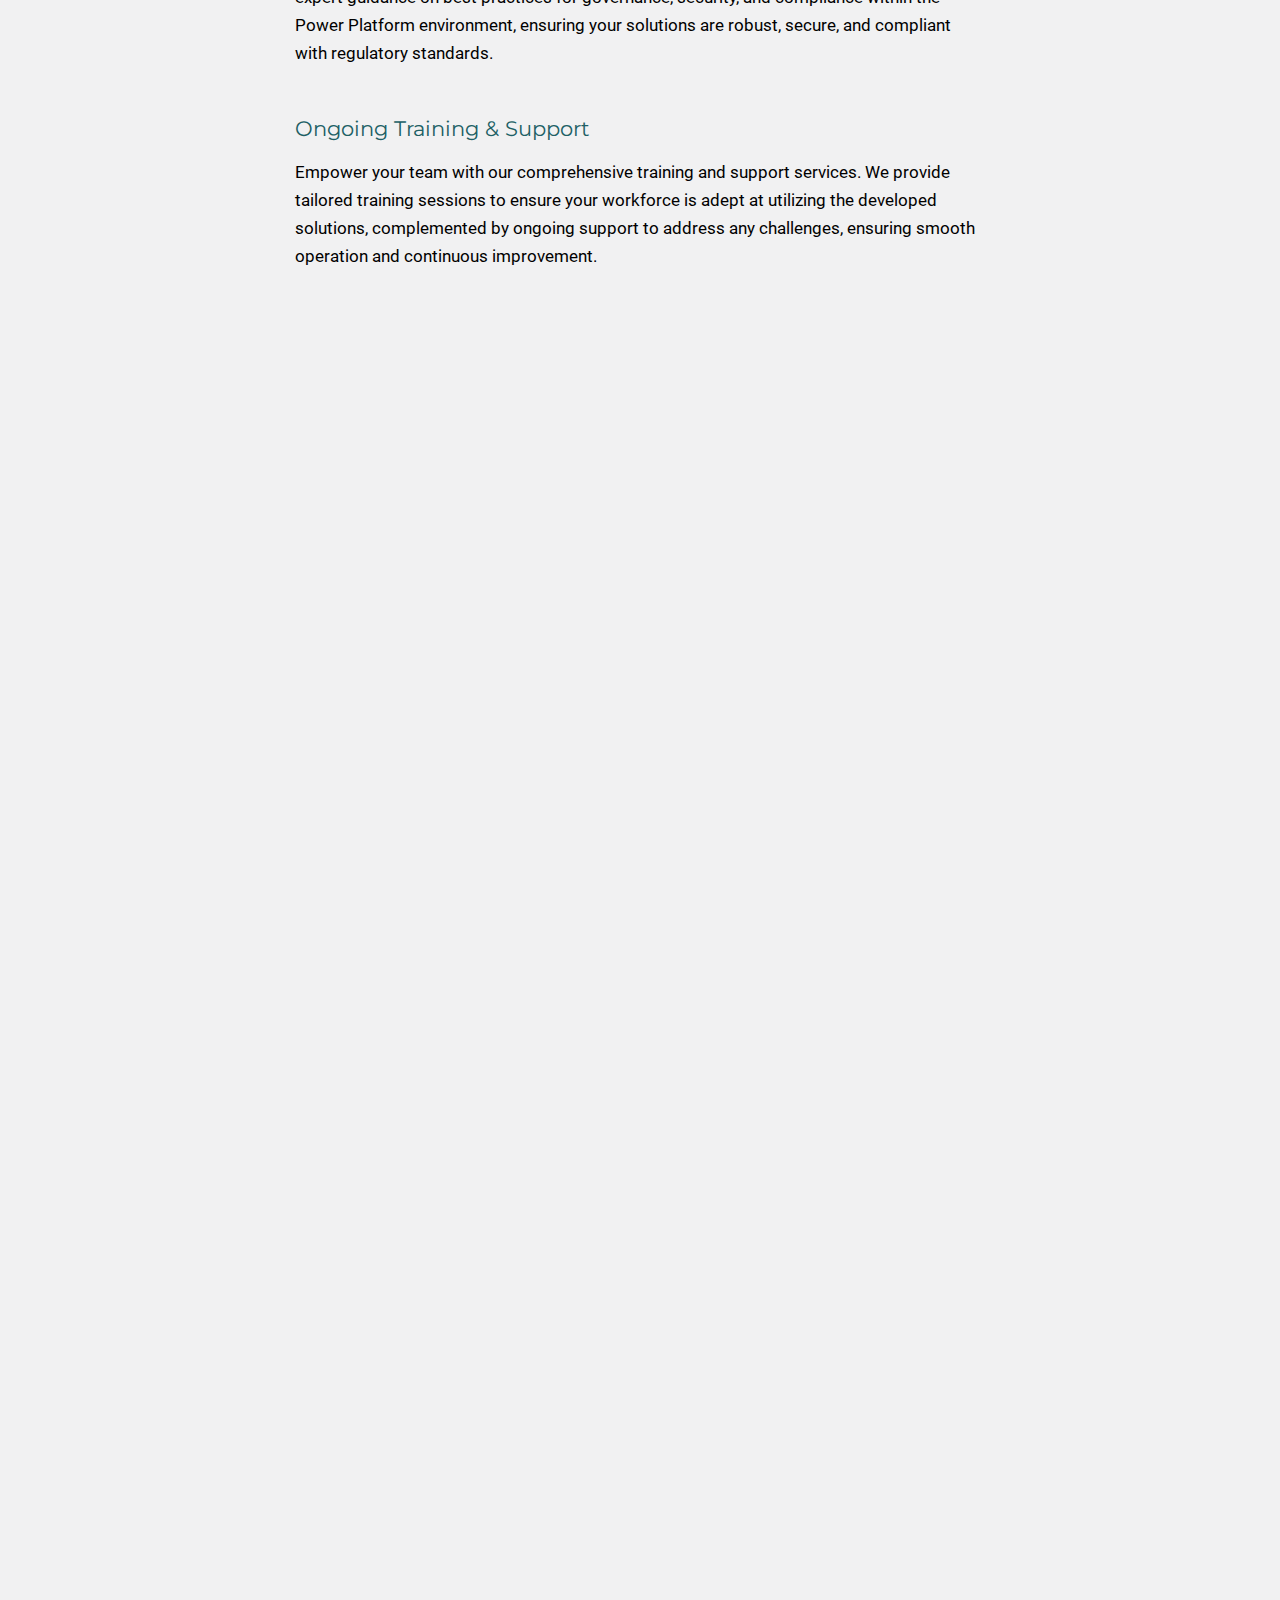
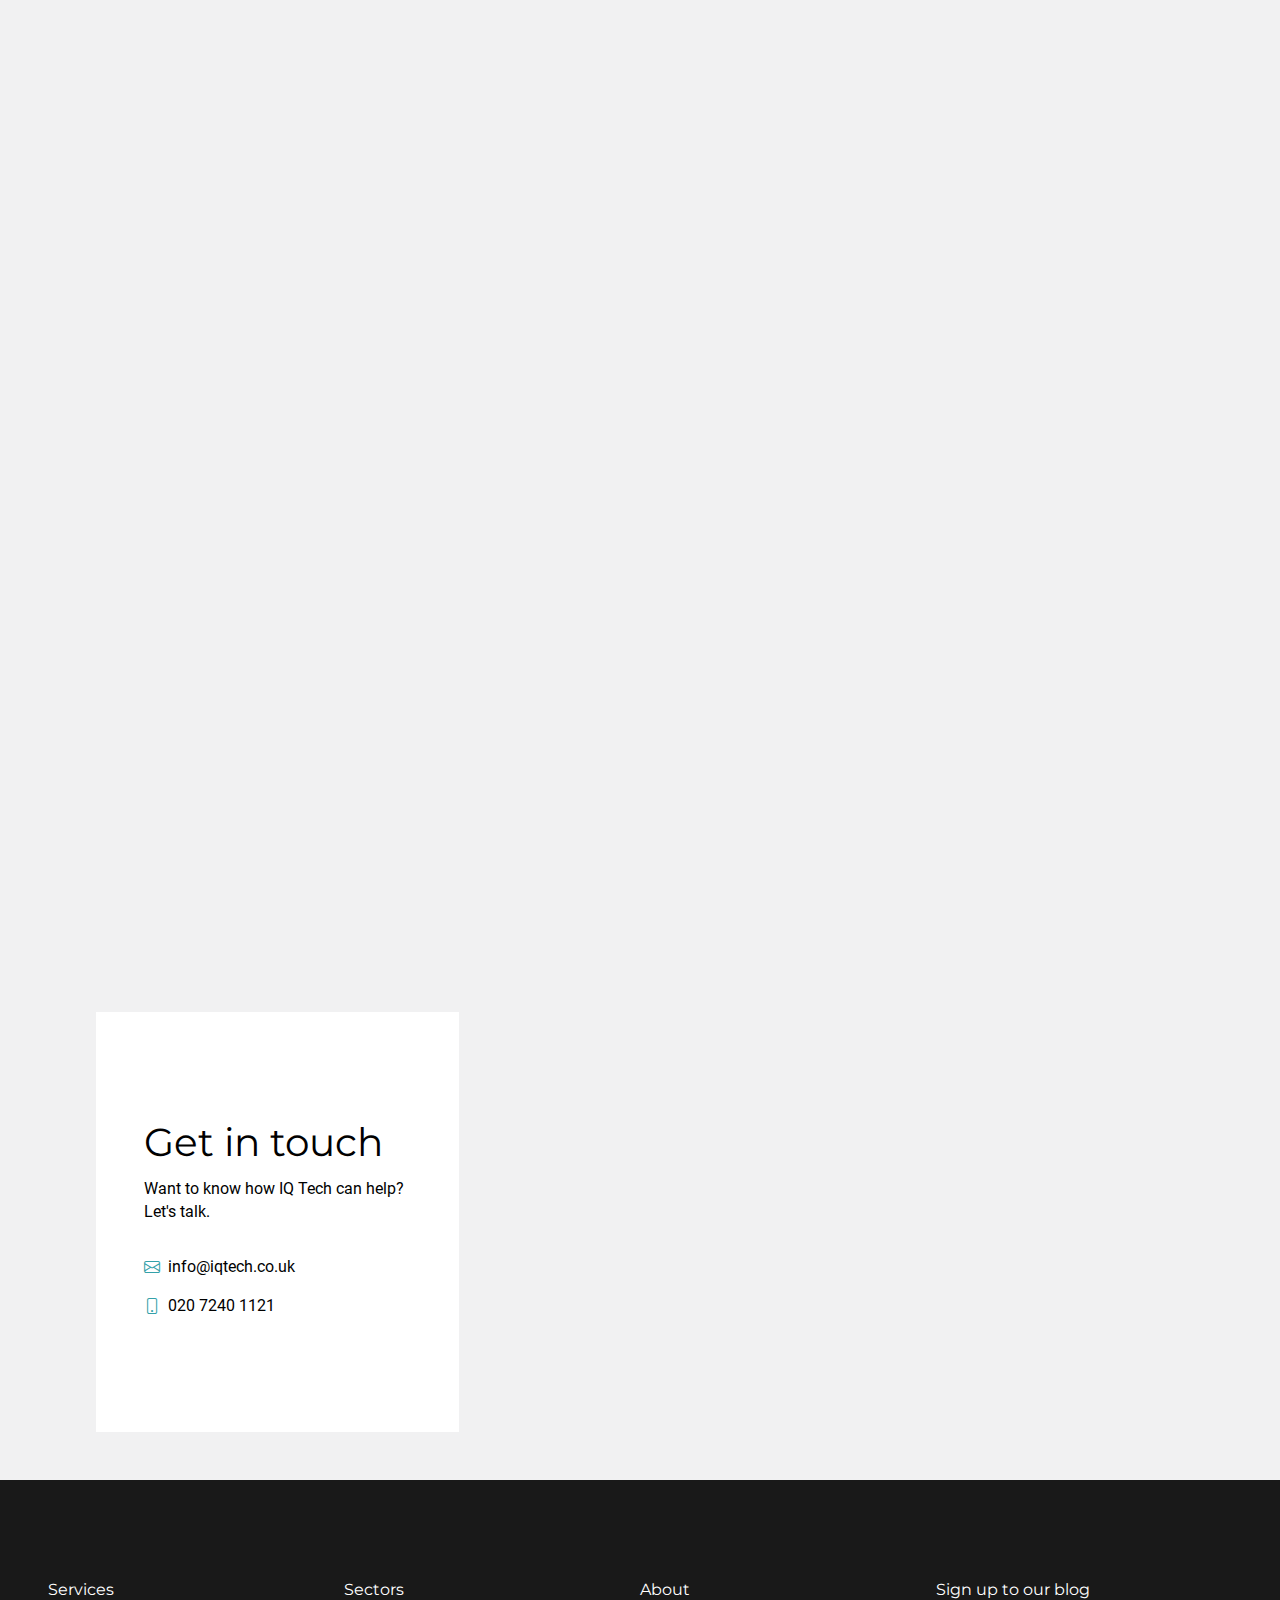
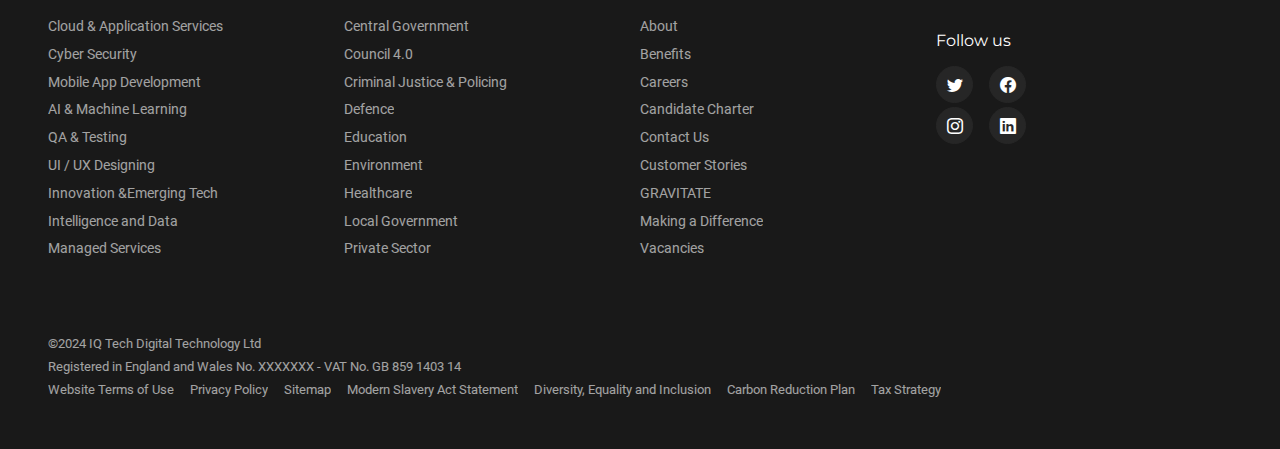
<file: html/services.html>
<!DOCTYPE html>
<html lang="en" class=" supports csstransforms3d">

<head>
    <meta http-equiv="Content-Type" content="text/html; charset=UTF-8">

    <meta name="viewport" content="width=device-width, initial-scale=1, shrink-to-fit=no">
    <title>TECH - Services</title>
    <meta name="description"
        content="Delivering end-to-end software solutions that are user-centric, secure, and designed for the future.">
    <meta property="og:locale" content="en_GB">
    <meta property="og:type" content="website">
    <meta property="og:title" content="IQ TECH">
    <meta property="og:description"
        content="Delivering end-to-end software solutions that are user-centric, secure, and designed for the future.">
    <!-- <meta property="og:url" content="https://methods.co.uk/"> -->
    <meta property="og:site_name" content="IQ TECH">
    <meta property="og:image" content="/image/flogo.png">

    <link data-size="32" rel="icon" type="image/png" sizes="32x32" href="/images/flogo.png>
    <link data-size="96" rel="icon" type="image/png" sizes="96x96" href="/images/flogo.png">
    <link data-size="16" rel="icon" type="image/png" sizes="16x16" href="/images/flogo.png">
    <meta name="robots" content="max-image-preview:large">
    <link rel="dns-prefetch" href="https://js-eu1.hs-scripts.com/">
    <style id="classic-theme-styles-inline-css" type="text/css">
        /*! This file is auto-generated */
        .wp-block-button__link {
            color: #fff;
            background-color: #32373c;
            border-radius: 9999px;
            box-shadow: none;
            text-decoration: none;
            padding: calc(.667em + 2px) calc(1.333em + 2px);
            font-size: 1.125em
        }

        .wp-block-file__button {
            background: #32373c;
            color: #fff;
            text-decoration: none
        }
    </style>
    <style id="global-styles-inline-css" type="text/css">
        body {
            --wp--preset--color--black: #000000;
            --wp--preset--color--cyan-bluish-gray: #abb8c3;
            --wp--preset--color--white: #ffffff;
            --wp--preset--color--pale-pink: #f78da7;
            --wp--preset--color--vivid-red: #cf2e2e;
            --wp--preset--color--luminous-vivid-orange: #ff6900;
            --wp--preset--color--luminous-vivid-amber: #fcb900;
            --wp--preset--color--light-green-cyan: #7bdcb5;
            --wp--preset--color--vivid-green-cyan: #00d084;
            --wp--preset--color--pale-cyan-blue: #8ed1fc;
            --wp--preset--color--vivid-cyan-blue: #0693e3;
            --wp--preset--color--vivid-purple: #9b51e0;
            --wp--preset--gradient--vivid-cyan-blue-to-vivid-purple: linear-gradient(135deg, rgba(6, 147, 227, 1) 0%, rgb(155, 81, 224) 100%);
            --wp--preset--gradient--light-green-cyan-to-vivid-green-cyan: linear-gradient(135deg, rgb(122, 220, 180) 0%, rgb(0, 208, 130) 100%);
            --wp--preset--gradient--luminous-vivid-amber-to-luminous-vivid-orange: linear-gradient(135deg, rgba(252, 185, 0, 1) 0%, rgba(255, 105, 0, 1) 100%);
            --wp--preset--gradient--luminous-vivid-orange-to-vivid-red: linear-gradient(135deg, rgba(255, 105, 0, 1) 0%, rgb(207, 46, 46) 100%);
            --wp--preset--gradient--very-light-gray-to-cyan-bluish-gray: linear-gradient(135deg, rgb(238, 238, 238) 0%, rgb(169, 184, 195) 100%);
            --wp--preset--gradient--cool-to-warm-spectrum: linear-gradient(135deg, rgb(74, 234, 220) 0%, rgb(151, 120, 209) 20%, rgb(207, 42, 186) 40%, rgb(238, 44, 130) 60%, rgb(251, 105, 98) 80%, rgb(254, 248, 76) 100%);
            --wp--preset--gradient--blush-light-purple: linear-gradient(135deg, rgb(255, 206, 236) 0%, rgb(152, 150, 240) 100%);
            --wp--preset--gradient--blush-bordeaux: linear-gradient(135deg, rgb(254, 205, 165) 0%, rgb(254, 45, 45) 50%, rgb(107, 0, 62) 100%);
            --wp--preset--gradient--luminous-dusk: linear-gradient(135deg, rgb(255, 203, 112) 0%, rgb(199, 81, 192) 50%, rgb(65, 88, 208) 100%);
            --wp--preset--gradient--pale-ocean: linear-gradient(135deg, rgb(255, 245, 203) 0%, rgb(182, 227, 212) 50%, rgb(51, 167, 181) 100%);
            --wp--preset--gradient--electric-grass: linear-gradient(135deg, rgb(202, 248, 128) 0%, rgb(113, 206, 126) 100%);
            --wp--preset--gradient--midnight: linear-gradient(135deg, rgb(2, 3, 129) 0%, rgb(40, 116, 252) 100%);
            --wp--preset--font-size--small: 13px;
            --wp--preset--font-size--medium: 20px;
            --wp--preset--font-size--large: 36px;
            --wp--preset--font-size--x-large: 42px;
            --wp--preset--spacing--20: 0.44rem;
            --wp--preset--spacing--30: 0.67rem;
            --wp--preset--spacing--40: 1rem;
            --wp--preset--spacing--50: 1.5rem;
            --wp--preset--spacing--60: 2.25rem;
            --wp--preset--spacing--70: 3.38rem;
            --wp--preset--spacing--80: 5.06rem;
            --wp--preset--shadow--natural: 6px 6px 9px rgba(0, 0, 0, 0.2);
            --wp--preset--shadow--deep: 12px 12px 50px rgba(0, 0, 0, 0.4);
            --wp--preset--shadow--sharp: 6px 6px 0px rgba(0, 0, 0, 0.2);
            --wp--preset--shadow--outlined: 6px 6px 0px -3px rgba(255, 255, 255, 1), 6px 6px rgba(0, 0, 0, 1);
            --wp--preset--shadow--crisp: 6px 6px 0px rgba(0, 0, 0, 1);
        }

        :where(.is-layout-flex) {
            gap: 0.5em;
        }

        :where(.is-layout-grid) {
            gap: 0.5em;
        }

        body .is-layout-flow>.alignleft {
            float: left;
            margin-inline-start: 0;
            margin-inline-end: 2em;
        }

        body .is-layout-flow>.alignright {
            float: right;
            margin-inline-start: 2em;
            margin-inline-end: 0;
        }

        body .is-layout-flow>.aligncenter {
            margin-left: auto !important;
            margin-right: auto !important;
        }

        body .is-layout-constrained>.alignleft {
            float: left;
            margin-inline-start: 0;
            margin-inline-end: 2em;
        }

        body .is-layout-constrained>.alignright {
            float: right;
            margin-inline-start: 2em;
            margin-inline-end: 0;
        }

        body .is-layout-constrained>.aligncenter {
            margin-left: auto !important;
            margin-right: auto !important;
        }

        body .is-layout-constrained> :where(:not(.alignleft):not(.alignright):not(.alignfull)) {
            max-width: var(--wp--style--global--content-size);
            margin-left: auto !important;
            margin-right: auto !important;
        }

        body .is-layout-constrained>.alignwide {
            max-width: var(--wp--style--global--wide-size);
        }

        body .is-layout-flex {
            display: flex;
        }

        body .is-layout-flex {
            flex-wrap: wrap;
            align-items: center;
        }

        body .is-layout-flex>* {
            margin: 0;
        }

        body .is-layout-grid {
            display: grid;
        }

        body .is-layout-grid>* {
            margin: 0;
        }

        :where(.wp-block-columns.is-layout-flex) {
            gap: 2em;
        }

        :where(.wp-block-columns.is-layout-grid) {
            gap: 2em;
        }

        :where(.wp-block-post-template.is-layout-flex) {
            gap: 1.25em;
        }

        :where(.wp-block-post-template.is-layout-grid) {
            gap: 1.25em;
        }

        .has-black-color {
            color: var(--wp--preset--color--black) !important;
        }

        .has-cyan-bluish-gray-color {
            color: var(--wp--preset--color--cyan-bluish-gray) !important;
        }

        .has-white-color {
            color: var(--wp--preset--color--white) !important;
        }

        .has-pale-pink-color {
            color: var(--wp--preset--color--pale-pink) !important;
        }

        .has-vivid-red-color {
            color: var(--wp--preset--color--vivid-red) !important;
        }

        .has-luminous-vivid-orange-color {
            color: var(--wp--preset--color--luminous-vivid-orange) !important;
        }

        .has-luminous-vivid-amber-color {
            color: var(--wp--preset--color--luminous-vivid-amber) !important;
        }

        .has-light-green-cyan-color {
            color: var(--wp--preset--color--light-green-cyan) !important;
        }

        .has-vivid-green-cyan-color {
            color: var(--wp--preset--color--vivid-green-cyan) !important;
        }

        .has-pale-cyan-blue-color {
            color: var(--wp--preset--color--pale-cyan-blue) !important;
        }

        .has-vivid-cyan-blue-color {
            color: var(--wp--preset--color--vivid-cyan-blue) !important;
        }

        .has-vivid-purple-color {
            color: var(--wp--preset--color--vivid-purple) !important;
        }

        .has-black-background-color {
            background-color: var(--wp--preset--color--black) !important;
        }

        .has-cyan-bluish-gray-background-color {
            background-color: var(--wp--preset--color--cyan-bluish-gray) !important;
        }

        .has-white-background-color {
            background-color: var(--wp--preset--color--white) !important;
        }

        .has-pale-pink-background-color {
            background-color: var(--wp--preset--color--pale-pink) !important;
        }

        .has-vivid-red-background-color {
            background-color: var(--wp--preset--color--vivid-red) !important;
        }

        .has-luminous-vivid-orange-background-color {
            background-color: var(--wp--preset--color--luminous-vivid-orange) !important;
        }

        .has-luminous-vivid-amber-background-color {
            background-color: var(--wp--preset--color--luminous-vivid-amber) !important;
        }

        .has-light-green-cyan-background-color {
            background-color: var(--wp--preset--color--light-green-cyan) !important;
        }

        .has-vivid-green-cyan-background-color {
            background-color: var(--wp--preset--color--vivid-green-cyan) !important;
        }

        .has-pale-cyan-blue-background-color {
            background-color: var(--wp--preset--color--pale-cyan-blue) !important;
        }

        .has-vivid-cyan-blue-background-color {
            background-color: var(--wp--preset--color--vivid-cyan-blue) !important;
        }

        .has-vivid-purple-background-color {
            background-color: var(--wp--preset--color--vivid-purple) !important;
        }

        .has-black-border-color {
            border-color: var(--wp--preset--color--black) !important;
        }

        .has-cyan-bluish-gray-border-color {
            border-color: var(--wp--preset--color--cyan-bluish-gray) !important;
        }

        .has-white-border-color {
            border-color: var(--wp--preset--color--white) !important;
        }

        .has-pale-pink-border-color {
            border-color: var(--wp--preset--color--pale-pink) !important;
        }

        .has-vivid-red-border-color {
            border-color: var(--wp--preset--color--vivid-red) !important;
        }

        .has-luminous-vivid-orange-border-color {
            border-color: var(--wp--preset--color--luminous-vivid-orange) !important;
        }

        .has-luminous-vivid-amber-border-color {
            border-color: var(--wp--preset--color--luminous-vivid-amber) !important;
        }

        .has-light-green-cyan-border-color {
            border-color: var(--wp--preset--color--light-green-cyan) !important;
        }

        .has-vivid-green-cyan-border-color {
            border-color: var(--wp--preset--color--vivid-green-cyan) !important;
        }

        .has-pale-cyan-blue-border-color {
            border-color: var(--wp--preset--color--pale-cyan-blue) !important;
        }

        .has-vivid-cyan-blue-border-color {
            border-color: var(--wp--preset--color--vivid-cyan-blue) !important;
        }

        .has-vivid-purple-border-color {
            border-color: var(--wp--preset--color--vivid-purple) !important;
        }

        .has-vivid-cyan-blue-to-vivid-purple-gradient-background {
            background: var(--wp--preset--gradient--vivid-cyan-blue-to-vivid-purple) !important;
        }

        .has-light-green-cyan-to-vivid-green-cyan-gradient-background {
            background: var(--wp--preset--gradient--light-green-cyan-to-vivid-green-cyan) !important;
        }

        .has-luminous-vivid-amber-to-luminous-vivid-orange-gradient-background {
            background: var(--wp--preset--gradient--luminous-vivid-amber-to-luminous-vivid-orange) !important;
        }

        .has-luminous-vivid-orange-to-vivid-red-gradient-background {
            background: var(--wp--preset--gradient--luminous-vivid-orange-to-vivid-red) !important;
        }

        .has-very-light-gray-to-cyan-bluish-gray-gradient-background {
            background: var(--wp--preset--gradient--very-light-gray-to-cyan-bluish-gray) !important;
        }

        .has-cool-to-warm-spectrum-gradient-background {
            background: var(--wp--preset--gradient--cool-to-warm-spectrum) !important;
        }

        .has-blush-light-purple-gradient-background {
            background: var(--wp--preset--gradient--blush-light-purple) !important;
        }

        .has-blush-bordeaux-gradient-background {
            background: var(--wp--preset--gradient--blush-bordeaux) !important;
        }

        .has-luminous-dusk-gradient-background {
            background: var(--wp--preset--gradient--luminous-dusk) !important;
        }

        .has-pale-ocean-gradient-background {
            background: var(--wp--preset--gradient--pale-ocean) !important;
        }

        .has-electric-grass-gradient-background {
            background: var(--wp--preset--gradient--electric-grass) !important;
        }

        .has-midnight-gradient-background {
            background: var(--wp--preset--gradient--midnight) !important;
        }

        .has-small-font-size {
            font-size: var(--wp--preset--font-size--small) !important;
        }

        .has-medium-font-size {
            font-size: var(--wp--preset--font-size--medium) !important;
        }

        .has-large-font-size {
            font-size: var(--wp--preset--font-size--large) !important;
        }

        .has-x-large-font-size {
            font-size: var(--wp--preset--font-size--x-large) !important;
        }

        .wp-block-navigation a:where(:not(.wp-element-button)) {
            color: inherit;
        }

        :where(.wp-block-post-template.is-layout-flex) {
            gap: 1.25em;
        }

        :where(.wp-block-post-template.is-layout-grid) {
            gap: 1.25em;
        }

        :where(.wp-block-columns.is-layout-flex) {
            gap: 2em;
        }

        :where(.wp-block-columns.is-layout-grid) {
            gap: 2em;
        }

        .wp-block-pullquote {
            font-size: 1.5em;
            line-height: 1.6;
        }
    </style>
    <link rel="stylesheet" href="https://cdn.jsdelivr.net/npm/bootstrap-icons@1.11.3/font/bootstrap-icons.min.css">
    <link rel="stylesheet" href="/stylesheet/style.css" media="all">
    <!-- <link rel="stylesheet" href="/stylesheet/cloud.css" media="all"> -->
    <!-- <link rel="stylesheet" href="/stylesheet/service_style.css" media="all"> -->
    <script type="text/javascript" async="" src="/javascript/js"></script>
    <script type="text/javascript" class="hsq-set-content-id" data-content-id="standard-page">
        var _hsq = _hsq || [];
        _hsq.push(["setContentType", "standard-page"]);
    </script>

    <!-- <script type="text/javascript" charset="UTF-8"   src="/javascript/05c82fe4e4d22ca01578c3bb2ef0203f.js.download"></script> -->

</head>


<body class="page-template-default page page-id-196 page-child parent-pageid-122">
    <div id="hs-web-interactives-top-push-anchor" class="go3670563033"></div>

    <div id="hs-web-interactives-top-push-anchor" class="go3670563033"></div>

    <header data-current-page="home" class="section-in section-been">
        <nav id="main-nav" class="c-main-nav">
            <div class="container">
                <div class="c-main-nav-logo">
                    <a href="/index.html" class="logo-container"><img src="/images/flogo.png" alt="IQ TECH"></a>
                </div>
                <ul class="c-main-nav-links c-main-nav-links--p">
                    <li class="page-link active" data-page-name="home">
                        <a href="/index.html">Home</a>
                    </li>

                    <li class="page-link has-children" tabindex="0" data-page-name="Services">
                        <a href="/html/services.html">Services<i class="bi-chevron-down"></i></a>
                        <div class="children">
                            <div class="children__title">
                                <p>What we do</p>
                                <p class="h3">Services &amp; solutions</p>
                            </div>
                            <ul class="children__links">
                                <li>
                                    <a href="/html/cloud.html"><span>Cloud Engineering and Platforms<i
                                                class="bi-arrow-right"></i></span></a>
                                </li>
                                <li>
                                    <a href="/html/Cyber.html"><span>Cyber Security Services<i class="bi-arrow-right"></i></span></a>
                                </li>
                                <li>
                                    <a href="/html/Web.html"><span>Web & Mobile Solutions<i class="bi-arrow-right"></i></span></a>
                                </li>
                                <li>
                                    <a href="/html/AI.html"><span>AI and Machine Learning<i class="bi-arrow-right"></i></span></a>
                                </li>
                                <li>
                                    <a href="/html/QA.html"><span>QA and Testing Services<i class="bi-arrow-right"></i></span></a>
                                </li>
                                <li>
                                    <a href="/html/UI.html"><span>UI/UX Design Services<i class="bi-arrow-right"></i></span></a>
                                </li>
                                <li>
                                    <a href="/html/power.html"><span>Power BI<i
                                                class="bi-arrow-right"></i></span></a>
                                </li>
                                <li>
                                    <a href="/html/manage.html"><span>Managed Services<i class="bi-arrow-right"></i></span></a>
                                </li>
                                <li>
                                    <a href="/html/intelligence.html"><span>Intelligence and Data Services<i class="bi-arrow-right"></i></span></a>
                                </li>

                            </ul>
                        </div>
                        <i class="bi-chevron-down"></i>
                    </li>
                    <li class="page-link" data-page-name="contact-us">
                        <a href="#">Case Studies</a>
                    </li>
                    <li class="page-link" data-page-name="contact-us">
                        <a href="/html/about.html">About</a>
                    </li>

                    <li class="page-link" data-page-name="contact-us">
                        <a href="#">Contact</a>
                    </li>
                </ul>

                <ul class="c-main-nav-links c-main-nav-links--s">
                    <li class="page-link page-link--social"><a href="#" target="_blank" rel="noreferrer"
                            aria-label="Follow us on Twitter"><i class="bi-twitter"></i></a></li>
                    <li class="page-link page-link--social"><a href="#" target="_blank" rel="noreferrer"
                            aria-label="Follow us on Facebook"><i class="bi-facebook"></i></a></li>
                    <li class="page-link page-link--social"><a href="#" target="_blank" rel="noreferrer"
                            aria-label="Follow us on Instagram"><i class="bi-instagram"></i></a></li>
                    <li class="page-link page-link--social"><a href="#" target="_blank" rel="noreferrer"
                            aria-label="Follow us on LinkedIn"><i class="bi-linkedin"></i></a></li>
                  
                </ul>

                <button id="nav-toggle" class="nav-toggle">
                    Menu
                    <span class="lines"></span>
                </button>
            </div>
        </nav>
    </header>
    <main>
        <!-- /images/career.jpgIQ Tech is a full-transformation service partner -->
        <section class="c-page-header ll-image section-been section-init"
            style="background-image: url(&quot;/images/career.jpg&quot;);">
            <div class="container">
                <div class="c-page-header-inner">
                    <div class="c-page-header-content">
                        <h1>IQ Tech is a full-transformation service partner</h1>
                    </div>
                </div>
            </div>
        </section>

        <section class="c-block c-block--cols c-block--grey section-in section-been">
            <div class="container container--block">
                <h2 class="c-block-title">Optimize your IT operations and enhance business performance with our comprehensive Managed Services. We provide proactive management and support for your IT infrastructure, ensuring reliability, security, and efficiency.</h2>
            </div>
            <div class="container narrow">
                <div class="col">
                    <div class="wysiwyg-content">

                        <p style="text-align: left;">IQ Tech propels your business to the forefront of innovation with
                            our Power Apps services. We specialize in creating custom solutions tailored to your needs.
                            Whether it's streamlining your processes, enhancing decision-making with Power BI, or
                            automating tasks with Power Automate, we've got you covered. Our team guides you every step
                            of the way, ensuring you maximize the benefits of Power Apps. With IQ Tech, you're poised
                            for a leap in productivity and a future of efficient operations.</p>

                        <h1 style="text-align: center;"><span style="color: #205f65;">Why Us</span></h1>

                        <h2 style="text-align: left;"><span style="color: #205f65;">Seamless Power Platform
                                Integration</span></h2>

                        <p style="text-align: left;"><span style="color: #000000;">Our integration services
                                ensure that
                                your Power Platform solutions work in perfect harmony with your existing
                                systems. From
                                custom connectors to APIs, we facilitate smooth data exchange and system
                                interoperability, enhancing the efficiency and effectiveness of your digital
                                ecosystem.
                        </p>


                        <h2 style="text-align: left;"><span style="color: #205f65;">Governance, Security, &
                                Compliance
                            </span></h2>
                        <p style="text-align: left;">Navigate the complexities of digital governance with our
                            advisory
                            services. We provide expert guidance on best practices for governance, security, and
                            compliance within the Power Platform environment, ensuring your solutions are robust,
                            secure, and compliant with regulatory standards.

                        </p>


                        <h2 style="text-align: left;"><span style="color: #205f65;">Ongoing Training &
                                Support</span>
                        </h2>
                        <p style="text-align: left;">Empower your team with our comprehensive training and support
                            services. We provide tailored training sessions to ensure your workforce is adept at
                            utilizing the developed solutions, complemented by ongoing support to address any
                            challenges, ensuring smooth operation and continuous improvement.</p>

                    </div>
                </div>
            </div>
        </section>
        <section class="c-block c-block--page-links section-init">
            <h2 class="c-block-title">Services</h2>
            <div class="container" style="margin-top: 2em;">
                <article class="c-page-link">
                    <a href="/html/cloud.html" class="c-page-link-inner" aria-label="Services">
                        <div class="c-page-link__media">
                            <div class="ll-image media-cover" data-ll-type="bg" data-ll-src="/images/cloud.jpg">
                            </div>
                        </div>
                        <div class="c-page-link__content">
                            <h3>Cloud & Application Service</h3>
                            <i class="bi-arrow-right"></i>
                        </div>
                    </a>
                </article>
                <article class="c-page-link">
                    <a href="/html/Cyber.html" class="c-page-link-inner" aria-label="About">
                        <div class="c-page-link__media">
                            <div class="ll-image media-cover" data-ll-type="bg" data-ll-src="/images/cyber.jpg"></div>
                        </div>
                        <div class="c-page-link__content">
                            <h3>Cyber Security</h3>
                            <i class="bi-arrow-right"></i>
                        </div>
                    </a>
                </article>
                <article class="c-page-link">
                    <a href="/html/Web.html" class="c-page-link-inner" aria-label="Where we work">
                        <div class="c-page-link__media">
                            <div class="ll-image media-cover" data-ll-type="bg" data-ll-src="/images/mobile.jpg"></div>
                        </div>
                        <div class="c-page-link__content">
                            <h3>Web & Mobile Solutions</h3>
                            <i class="bi-arrow-right"></i>
                        </div>
                    </a>
                </article>

            </div>

            <div class="container" style="margin-top: 2em;">
                <article class="c-page-link">
                    <a href="/html/AI.html" class="c-page-link-inner" aria-label="Services">
                        <div class="c-page-link__media">
                            <div class="ll-image media-cover" data-ll-type="bg" data-ll-src="/images/AI.jpg">
                            </div>
                        </div>
                        <div class="c-page-link__content">
                            <h3>AI & Machine Learning</h3>
                            <i class="bi-arrow-right"></i>
                        </div>
                    </a>
                </article>
               
                <article class="c-page-link">
                    <a href="/html/QA.html" class="c-page-link-inner" aria-label="Where we work">
                        <div class="c-page-link__media">
                            <div class="ll-image media-cover" data-ll-type="bg" data-ll-src="/images/QA.jpg"></div>
                        </div>
                        <div class="c-page-link__content">
                            <h3>QA & Testing</h3>
                            <i class="bi-arrow-right"></i>
                        </div>
                    </a>
                </article>
                <article class="c-page-link">
                    <a href="/html/UI.html" class="c-page-link-inner" aria-label="About">
                        <div class="c-page-link__media">
                            <div class="ll-image media-cover" data-ll-type="bg" data-ll-src="/images/ui.png"></div>
                        </div>
                        <div class="c-page-link__content">
                            <h3>UI/UX Designing</h3>
                            <i class="bi-arrow-right"></i>
                        </div>
                    </a>
                </article>

            </div>

            <div class="container" style="margin-top: 2em;">
                <article class="c-page-link">
                    <a href="/html/power.html" class="c-page-link-inner" aria-label="Services">
                        <div class="c-page-link__media">
                            <div class="ll-image media-cover" data-ll-type="bg" data-ll-src="/images/bi.jpeg">
                            </div>
                        </div>
                        <div class="c-page-link__content">
                            <h3>Power BI</h3>
                            <i class="bi-arrow-right"></i>
                        </div>
                    </a>
                </article>
              
                <article class="c-page-link">
                    <a href="/html/manage.html" class="c-page-link-inner" aria-label="Where we work">
                        <div class="c-page-link__media">
                            <div class="ll-image media-cover" data-ll-type="bg" data-ll-src="/images/ms.jpeg"></div>
                        </div>
                        <div class="c-page-link__content">
                            <h3>Managed Services</h3>
                            <i class="bi-arrow-right"></i>
                        </div>
                    </a>
                </article>
                <article class="c-page-link">
                    <a href="/html/intelligence.html" class="c-page-link-inner" aria-label="About">
                        <div class="c-page-link__media">
                            <div class="ll-image media-cover" data-ll-type="bg" data-ll-src="/images/id.jpeg"></div>
                        </div>
                        <div class="c-page-link__content">
                            <h3>Intelligence and Data</h3>
                            <i class="bi-arrow-right"></i>
                        </div>
                    </a>
                </article>

            </div>
        </section>

        <section class="c-block c-block--cols c-block--grey section-init">
            <div class="container container--block">
                <h1 class="c-block-title">Our Process</h1>
            </div>
            <div class="container narrow">
                <div class="col">
                    <div class="wysiwyg-content">

                        <h1><span style="color: #205f65;"><strong>Simple, Seamless, Streamlined.</strong></span></h1>
                        <div style="display: flex; align-items: flex-start;">
                            <img src="/images/1.png" style="margin-right: 15px;margin-top: 5px; width: 70px;">
                            <div>
                                <h2><span style="color: #205f65;"><strong>Discovery call</strong></span></h2>
                                <p>A discovery call will help us discuss your project’s needs, challenges, and goals. It
                                    helps
                                    gather relevant information to understand your requirements and determine the
                                    solution.</p>
                            </div>
                        </div>
                        <div style="display: flex; align-items: flex-start;">
                            <img src="/images/2.png" style="margin-right: 15px;margin-top: 5px; width: 70px;">
                            <div>
                                <h2><span style="color: #205f65;"><strong>Discuss solution and team
                                            structure.</strong></span>
                                </h2>
                                <p>Now we will discuss how our team can help solve your challenge. Here we highlight the
                                    key
                                    features, project specifications, and budget, finalize the engagement model, and
                                    select and
                                    onboard your team.</p>
                            </div>
                        </div>
                        <div style="display: flex; align-items: flex-start;">
                            <img src="/images/3.png" style="margin-right: 15px;margin-top: 5px; width: 70px;">
                            <div>
                                <h2><span style="color: #205f65;"><strong>Get started and track
                                            performances</strong></span>
                                </h2>
                                <p>After discussion, our team will get to work. We will continuously track the progress
                                    and
                                    update you to take your feedback to cater to your needs and complete the project on
                                    time.
                                </p>
                            </div>
                        </div>
                    </div>
                </div>
            </div>
            <div class="container container--block">
            </div>
        </section>
        <section class="c-cta-footer section-init">
            <div class="container">
                <div class="ll-image col col--50 col--md-66 c-cta-footer-cover" data-ll-type="bg"
                    data-ll-src="/images/contact.jpeg"></div>
                <div class="col col--50 col--md-33 c-cta-footer-content">
                    <div class="cta-footer-content-inner">
                        <h2 class="">Get in touch</h2>
                        <p class="sub-text">Want to know how IQ Tech can help? Let's talk.</p>
                        <p class="p-l"><i class="bi bi-envelope"></i><a
                                href="mailto:info@iqtech.co.uk">info@iqtech.co.uk</a>
                        </p>
                        <p class="p-l"><i class="bi-phone"></i><a href="tel:02072401121">020 7240 1121</a></p>
                    </div>
                </div>
            </div>
        </section>
    </main>
    <footer class="section-init">
        <div class="container">
            <nav class="footer">
                <div class="footer-menu-col">
                    <h3>Services</h3>
                    <ul class="menu">
                        <li><a href="#">Cloud & Application Services</a></li>
                        <li><a href="#">Cyber Security</a></li>
                        <li><a href=#>Mobile App Development</a></li>
                        <li><a href="#">AI & Machine Learning</a></li>
                        <li><a href="#">QA & Testing</a></li>
                        <li><a href="#">UI / UX Designing</a></li>
                        <li><a href="#">Innovation &amp;Emerging Tech</a></li>
                        <li><a href="#">Intelligence and Data</a></li>
                        <li><a href="#">Managed Services</a></li>

                    </ul>
                </div>
                <div class="footer-menu-col">
                    <h3>Sectors</h3>
                    <ul class="menu">
                        <li><a href="#">Central Government</a>
                        </li>
                        <li><a href="#" target="_blank" rel="noreferrer">Council 4.0</a>
                        </li>
                        <li><a href="#">Criminal Justice &amp; Policing</a></li>
                        <li><a href="#">Defence</a></li>
                        <li><a href="#">Education</a></li>
                        <li><a href="#">Environment</a></li>
                        <li><a href="#">Healthcare</a></li>
                        <li><a href="#">Local Government</a></li>
                        <li><a href="#">Private Sector</a></li>
                    </ul>
                </div>
                <div class="footer-menu-col">
                    <h3>About</h3>
                    <ul class="menu">

                        <li><a href="#">About</a></li>
                        <li><a href="#">Benefits</a></li>
                        <li><a href="#">Careers</a></li>
                        <li><a href="#">Candidate Charter</a></li>
                        <li><a href="#">Contact Us</a></li>
                        <li><a href="#">Customer Stories</a></li>

                        <li><a href="#">GRAVITATE</a></li>
                        <li><a href="#">Making a Difference</a></li>

                        <li><a href="#">Vacancies</a></li>
                    </ul>
                </div>
            </nav>
            <div class="footer-follow">
                <h3>Sign up to our blog</h3>
                <script src="/javascript/forms2.min.js.download"></script>
                <form id="mktoForm_1187" data-hs-cf-bound="true"></form>
                <script>MktoForms2.loadForm("//app-lon09.marketo.com", "712-UQW-323", 1187);</script>
                <h3>Follow us</h3>
                <ul class="social-links">
                    <li><a href="#" rel="noreferrer" target="_blank" aria-label="Follow us on Twitter"><i
                                class="bi-twitter"></i></a></li>
                    <li><a href="#" rel="noreferrer" target="_blank" aria-label="Follow us on Facebook"><i
                                class="bi-facebook"></i></a></li>
                </ul>
                <ul class="social-links">
                    <li><a href="#" rel="noreferrer" target="_blank" aria-label="Follow us on Instagram"><i
                                class="bi-instagram"></i></a></li>
                    <li><a href="#" rel="noreferrer" target="_blank" aria-label="Follow us on LinkedIn"><i
                                class="bi-linkedin"></i></a></li>
                </ul>
            </div>
            <div class="footer-btm">
                <div class="footer-btm-container">
                    <div class="legal-copy">
                        <p>©2024 IQ Tech Digital Technology Ltd<br>
                            Registered in England and Wales No. XXXXXXX - VAT No. GB 859 1403 14</p>
                    </div>
                    <nav class="footer-legal">
                        <ul class="menu">
                            <li><a href="" target="_blank" rel="noreferrer">Website Terms of Use</a></li>
                            <li><a href="" target="_blank" rel="noreferrer">Privacy Policy</a></li>
                            <li><a href="">Sitemap</a></li>
                            <li><a href="" target="_blank" rel="noreferrer">Modern Slavery Act Statement</a></li>
                            <li><a href="" target="_blank" rel="noreferrer">Diversity, Equality and Inclusion</a></li>
                            <li><a href="" target="_blank" rel="noreferrer">Carbon Reduction Plan</a></li>
                            <li><a href="" target="_blank" rel="noreferrer">Tax Strategy</a></li>
                        </ul>
                    </nav>
                </div>
            </div>
        </div>
    </footer>

    <div id="overlay" class="site-overlay"></div>
    <script type="text/javascript" src="/javascript/scripts.js.download"></script>
    <script type="text/javascript" src="/javascript/app.js.download"></script>
    <!-- <script type="text/javascript" id="leadin-script-loader-js-js-extra">
            /* <![CDATA[ */
            var leadin_wordpress = { "userRole": "visitor", "pageType": "home", "leadinPluginVersion": "10.2.23" };
            /* ]]> */
        </script> -->
    <!-- <script type="text/javascript" src="./Methods_files/143189852(2).js.download"
            id="leadin-script-loader-js-js"></script> -->
    <!-- <script type="text/javascript"
            id="">(function () { function b() { !1 === c && (c = !0, Munchkin.init("712-UQW-323")) } var c = !1, a = document.createElement("script"); a.type = "text/javascript"; a.async = !0; a.src = "//munchkin.marketo.net/munchkin.js"; a.onreadystatechange = function () { "complete" != this.readyState && "loaded" != this.readyState || b() }; a.onload = b; document.getElementsByTagName("head")[0].appendChild(a) })();</script>
        <script type="text/javascript"
            id="">_linkedin_partner_id = "2564300"; window._linkedin_data_partner_ids = window._linkedin_data_partner_ids || []; window._linkedin_data_partner_ids.push(_linkedin_partner_id);</script>
        <script type="text/javascript"
            id="">(function () { var b = document.getElementsByTagName("script")[0], a = document.createElement("script"); a.type = "text/javascript"; a.async = !0; a.src = "https://snap.licdn.com/li.lms-analytics/insight.min.js"; b.parentNode.insertBefore(a, b) })();</script>
        <noscript> <img height="1" width="1" style="display:none;" alt=""
                src="https://px.ads.linkedin.com/collect/?pid=2564300&amp;fmt=gif"> </noscript>
         -->
    <!-- <script type="text/javascript" id="" src="./Methods_files/js(1)"></script> -->

    <!-- <noscript>Your browser does not support JavaScript!</noscript> -->






    <!-- <script type="text/javascript"
            id="">window.dataLayer = window.dataLayer || []; function gtag() { dataLayer.push(arguments) } gtag("js", new Date); gtag("config", "G-W74540GRG2");</script> -->
    <!-- <iframe owner="archetype" title="archetype" style="display: none; visibility: hidden;"
            src="./Methods_files/saved_resource(1).html"></iframe> -->
    <div class="go2933276541 go2369186930" id="hs-web-interactives-top-anchor">
        <div id="hs-interactives-modal-overlay" class="go1632949049"></div>
    </div>
    <div class="go2933276541 go1348078617" id="hs-web-interactives-bottom-anchor"></div>
    <div id="hs-web-interactives-floating-container">
        <div id="hs-web-interactives-floating-top-left-anchor" class="go2417249464 go613305155">
        </div>
        <div id="hs-web-interactives-floating-top-right-anchor" class="go2417249464 go471583506">
        </div>
        <div id="hs-web-interactives-floating-bottom-left-anchor" class="go2417249464 go3921366393">
        </div>
        <div id="hs-web-interactives-floating-bottom-right-anchor" class="go2417249464 go3967842156">
        </div>
    </div>
</body>

</html>
</file>
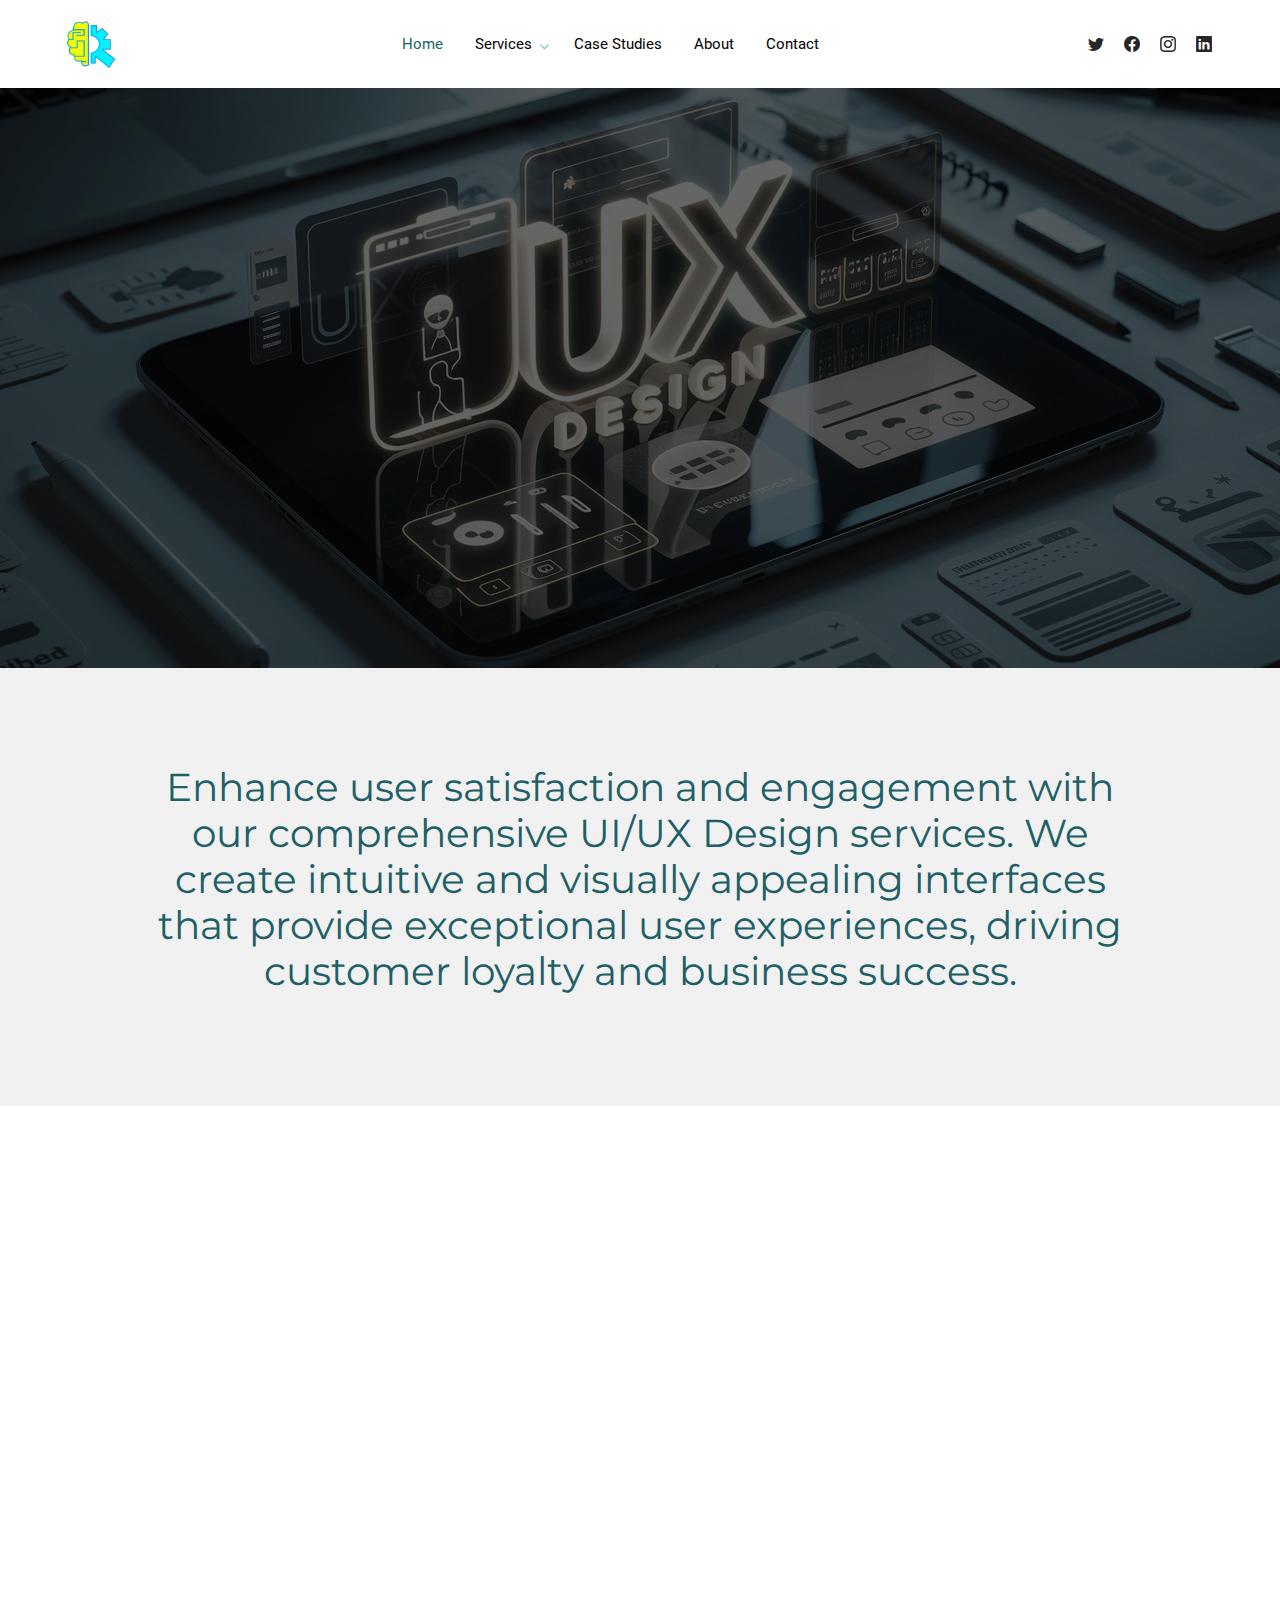
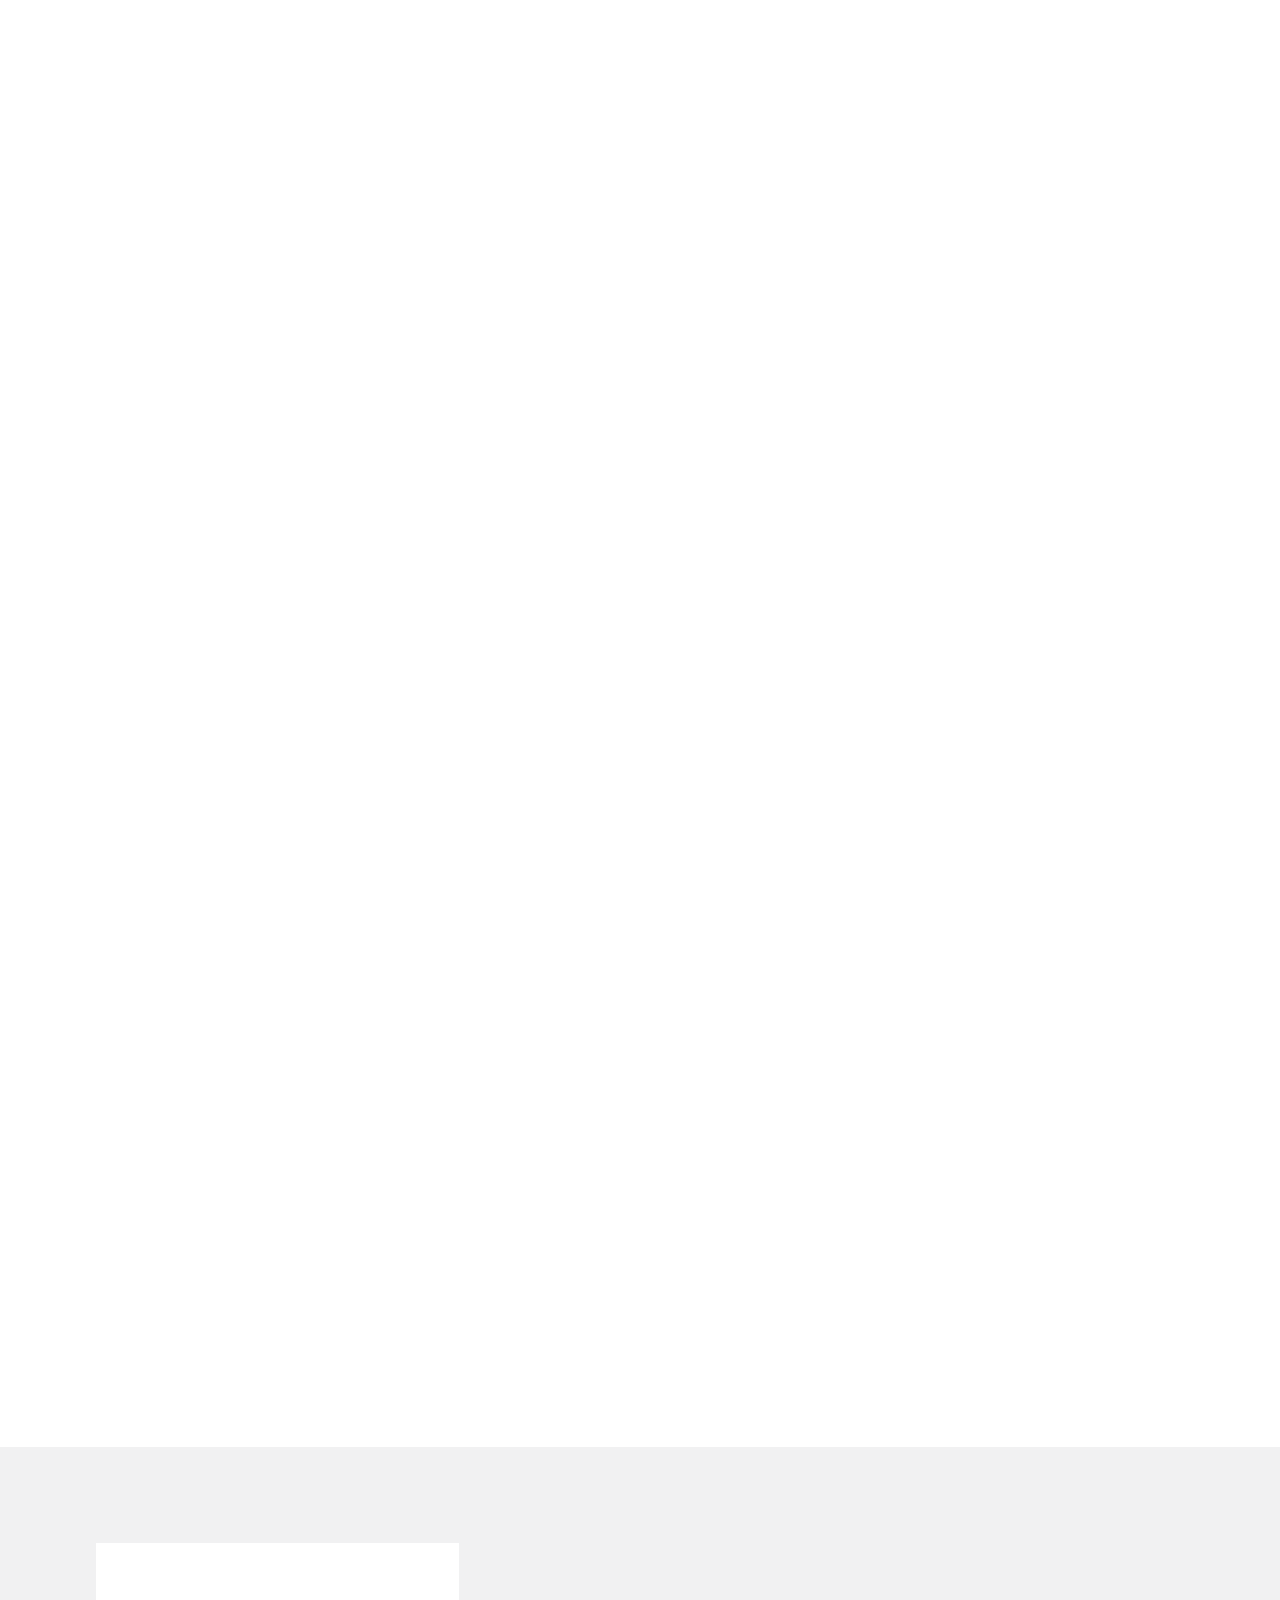
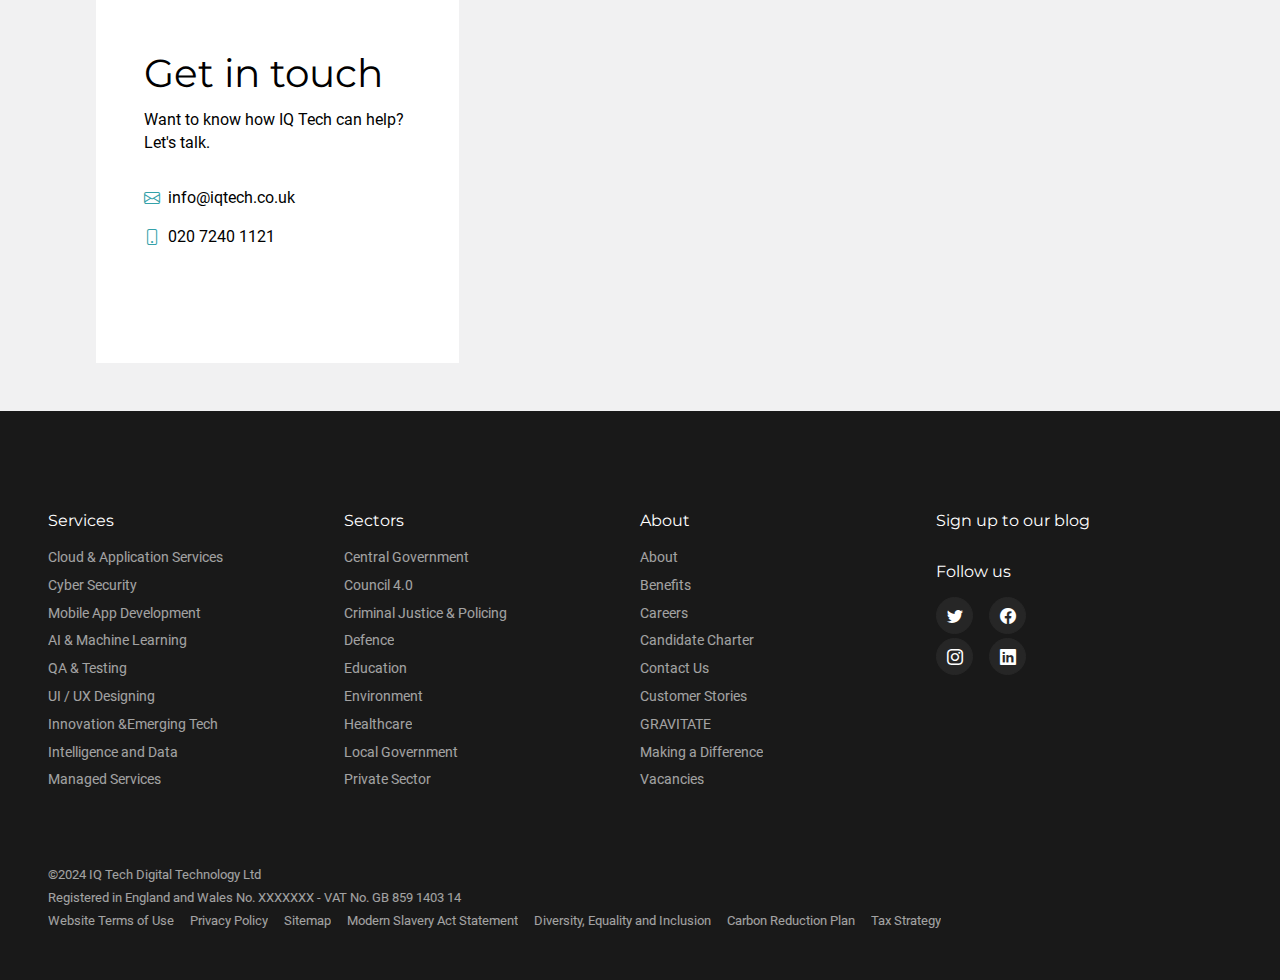
<file: html/UI.html>
<!DOCTYPE html>
<html lang="en" class=" supports csstransforms3d">

<head>
    <meta http-equiv="Content-Type" content="text/html; charset=UTF-8">

    <meta name="viewport" content="width=device-width, initial-scale=1, shrink-to-fit=no">
    <title>IQ TECH - UI/UX Design Services</title>
    <meta name="description"
        content="Delivering end-to-end software solutions that are user-centric, secure, and designed for the future.">
    <meta property="og:locale" content="en_GB">
    <meta property="og:type" content="website">
    <meta property="og:title" content="IQ TECH">
    <meta property="og:description"
        content="Delivering end-to-end software solutions that are user-centric, secure, and designed for the future.">
    <!-- <meta property="og:url" content="https://methods.co.uk/"> -->
    <meta property="og:site_name" content="IQ TECH">
    <meta property="og:image" content="/image/flogo.png">

    <link data-size="32" rel="icon" type="image/png" sizes="32x32" href="/images/flogo.png">
    <link data-size="96" rel="icon" type="image/png" sizes="96x96" href="/images/flogo.png">
    <link data-size="16" rel="icon" type="image/png" sizes="16x16" href="/images/flogo.png">
    <meta name="robots" content="max-image-preview:large">
    <link rel="dns-prefetch" href="https://js-eu1.hs-scripts.com/">
    <style id="classic-theme-styles-inline-css" type="text/css">
        /*! This file is auto-generated */
        .wp-block-button__link {
            color: #fff;
            background-color: #32373c;
            border-radius: 9999px;
            box-shadow: none;
            text-decoration: none;
            padding: calc(.667em + 2px) calc(1.333em + 2px);
            font-size: 1.125em
        }

        .wp-block-file__button {
            background: #32373c;
            color: #fff;
            text-decoration: none
        }
    </style>
    <style id="global-styles-inline-css" type="text/css">
        body {
            --wp--preset--color--black: #000000;
            --wp--preset--color--cyan-bluish-gray: #abb8c3;
            --wp--preset--color--white: #ffffff;
            --wp--preset--color--pale-pink: #f78da7;
            --wp--preset--color--vivid-red: #cf2e2e;
            --wp--preset--color--luminous-vivid-orange: #ff6900;
            --wp--preset--color--luminous-vivid-amber: #fcb900;
            --wp--preset--color--light-green-cyan: #7bdcb5;
            --wp--preset--color--vivid-green-cyan: #00d084;
            --wp--preset--color--pale-cyan-blue: #8ed1fc;
            --wp--preset--color--vivid-cyan-blue: #0693e3;
            --wp--preset--color--vivid-purple: #9b51e0;
            --wp--preset--gradient--vivid-cyan-blue-to-vivid-purple: linear-gradient(135deg, rgba(6, 147, 227, 1) 0%, rgb(155, 81, 224) 100%);
            --wp--preset--gradient--light-green-cyan-to-vivid-green-cyan: linear-gradient(135deg, rgb(122, 220, 180) 0%, rgb(0, 208, 130) 100%);
            --wp--preset--gradient--luminous-vivid-amber-to-luminous-vivid-orange: linear-gradient(135deg, rgba(252, 185, 0, 1) 0%, rgba(255, 105, 0, 1) 100%);
            --wp--preset--gradient--luminous-vivid-orange-to-vivid-red: linear-gradient(135deg, rgba(255, 105, 0, 1) 0%, rgb(207, 46, 46) 100%);
            --wp--preset--gradient--very-light-gray-to-cyan-bluish-gray: linear-gradient(135deg, rgb(238, 238, 238) 0%, rgb(169, 184, 195) 100%);
            --wp--preset--gradient--cool-to-warm-spectrum: linear-gradient(135deg, rgb(74, 234, 220) 0%, rgb(151, 120, 209) 20%, rgb(207, 42, 186) 40%, rgb(238, 44, 130) 60%, rgb(251, 105, 98) 80%, rgb(254, 248, 76) 100%);
            --wp--preset--gradient--blush-light-purple: linear-gradient(135deg, rgb(255, 206, 236) 0%, rgb(152, 150, 240) 100%);
            --wp--preset--gradient--blush-bordeaux: linear-gradient(135deg, rgb(254, 205, 165) 0%, rgb(254, 45, 45) 50%, rgb(107, 0, 62) 100%);
            --wp--preset--gradient--luminous-dusk: linear-gradient(135deg, rgb(255, 203, 112) 0%, rgb(199, 81, 192) 50%, rgb(65, 88, 208) 100%);
            --wp--preset--gradient--pale-ocean: linear-gradient(135deg, rgb(255, 245, 203) 0%, rgb(182, 227, 212) 50%, rgb(51, 167, 181) 100%);
            --wp--preset--gradient--electric-grass: linear-gradient(135deg, rgb(202, 248, 128) 0%, rgb(113, 206, 126) 100%);
            --wp--preset--gradient--midnight: linear-gradient(135deg, rgb(2, 3, 129) 0%, rgb(40, 116, 252) 100%);
            --wp--preset--font-size--small: 13px;
            --wp--preset--font-size--medium: 20px;
            --wp--preset--font-size--large: 36px;
            --wp--preset--font-size--x-large: 42px;
            --wp--preset--spacing--20: 0.44rem;
            --wp--preset--spacing--30: 0.67rem;
            --wp--preset--spacing--40: 1rem;
            --wp--preset--spacing--50: 1.5rem;
            --wp--preset--spacing--60: 2.25rem;
            --wp--preset--spacing--70: 3.38rem;
            --wp--preset--spacing--80: 5.06rem;
            --wp--preset--shadow--natural: 6px 6px 9px rgba(0, 0, 0, 0.2);
            --wp--preset--shadow--deep: 12px 12px 50px rgba(0, 0, 0, 0.4);
            --wp--preset--shadow--sharp: 6px 6px 0px rgba(0, 0, 0, 0.2);
            --wp--preset--shadow--outlined: 6px 6px 0px -3px rgba(255, 255, 255, 1), 6px 6px rgba(0, 0, 0, 1);
            --wp--preset--shadow--crisp: 6px 6px 0px rgba(0, 0, 0, 1);
        }

        :where(.is-layout-flex) {
            gap: 0.5em;
        }

        :where(.is-layout-grid) {
            gap: 0.5em;
        }

        body .is-layout-flow>.alignleft {
            float: left;
            margin-inline-start: 0;
            margin-inline-end: 2em;
        }

        body .is-layout-flow>.alignright {
            float: right;
            margin-inline-start: 2em;
            margin-inline-end: 0;
        }

        body .is-layout-flow>.aligncenter {
            margin-left: auto !important;
            margin-right: auto !important;
        }

        body .is-layout-constrained>.alignleft {
            float: left;
            margin-inline-start: 0;
            margin-inline-end: 2em;
        }

        body .is-layout-constrained>.alignright {
            float: right;
            margin-inline-start: 2em;
            margin-inline-end: 0;
        }

        body .is-layout-constrained>.aligncenter {
            margin-left: auto !important;
            margin-right: auto !important;
        }

        body .is-layout-constrained> :where(:not(.alignleft):not(.alignright):not(.alignfull)) {
            max-width: var(--wp--style--global--content-size);
            margin-left: auto !important;
            margin-right: auto !important;
        }

        body .is-layout-constrained>.alignwide {
            max-width: var(--wp--style--global--wide-size);
        }

        body .is-layout-flex {
            display: flex;
        }

        body .is-layout-flex {
            flex-wrap: wrap;
            align-items: center;
        }

        body .is-layout-flex>* {
            margin: 0;
        }

        body .is-layout-grid {
            display: grid;
        }

        body .is-layout-grid>* {
            margin: 0;
        }

        :where(.wp-block-columns.is-layout-flex) {
            gap: 2em;
        }

        :where(.wp-block-columns.is-layout-grid) {
            gap: 2em;
        }

        :where(.wp-block-post-template.is-layout-flex) {
            gap: 1.25em;
        }

        :where(.wp-block-post-template.is-layout-grid) {
            gap: 1.25em;
        }

        .has-black-color {
            color: var(--wp--preset--color--black) !important;
        }

        .has-cyan-bluish-gray-color {
            color: var(--wp--preset--color--cyan-bluish-gray) !important;
        }

        .has-white-color {
            color: var(--wp--preset--color--white) !important;
        }

        .has-pale-pink-color {
            color: var(--wp--preset--color--pale-pink) !important;
        }

        .has-vivid-red-color {
            color: var(--wp--preset--color--vivid-red) !important;
        }

        .has-luminous-vivid-orange-color {
            color: var(--wp--preset--color--luminous-vivid-orange) !important;
        }

        .has-luminous-vivid-amber-color {
            color: var(--wp--preset--color--luminous-vivid-amber) !important;
        }

        .has-light-green-cyan-color {
            color: var(--wp--preset--color--light-green-cyan) !important;
        }

        .has-vivid-green-cyan-color {
            color: var(--wp--preset--color--vivid-green-cyan) !important;
        }

        .has-pale-cyan-blue-color {
            color: var(--wp--preset--color--pale-cyan-blue) !important;
        }

        .has-vivid-cyan-blue-color {
            color: var(--wp--preset--color--vivid-cyan-blue) !important;
        }

        .has-vivid-purple-color {
            color: var(--wp--preset--color--vivid-purple) !important;
        }

        .has-black-background-color {
            background-color: var(--wp--preset--color--black) !important;
        }

        .has-cyan-bluish-gray-background-color {
            background-color: var(--wp--preset--color--cyan-bluish-gray) !important;
        }

        .has-white-background-color {
            background-color: var(--wp--preset--color--white) !important;
        }

        .has-pale-pink-background-color {
            background-color: var(--wp--preset--color--pale-pink) !important;
        }

        .has-vivid-red-background-color {
            background-color: var(--wp--preset--color--vivid-red) !important;
        }

        .has-luminous-vivid-orange-background-color {
            background-color: var(--wp--preset--color--luminous-vivid-orange) !important;
        }

        .has-luminous-vivid-amber-background-color {
            background-color: var(--wp--preset--color--luminous-vivid-amber) !important;
        }

        .has-light-green-cyan-background-color {
            background-color: var(--wp--preset--color--light-green-cyan) !important;
        }

        .has-vivid-green-cyan-background-color {
            background-color: var(--wp--preset--color--vivid-green-cyan) !important;
        }

        .has-pale-cyan-blue-background-color {
            background-color: var(--wp--preset--color--pale-cyan-blue) !important;
        }

        .has-vivid-cyan-blue-background-color {
            background-color: var(--wp--preset--color--vivid-cyan-blue) !important;
        }

        .has-vivid-purple-background-color {
            background-color: var(--wp--preset--color--vivid-purple) !important;
        }

        .has-black-border-color {
            border-color: var(--wp--preset--color--black) !important;
        }

        .has-cyan-bluish-gray-border-color {
            border-color: var(--wp--preset--color--cyan-bluish-gray) !important;
        }

        .has-white-border-color {
            border-color: var(--wp--preset--color--white) !important;
        }

        .has-pale-pink-border-color {
            border-color: var(--wp--preset--color--pale-pink) !important;
        }

        .has-vivid-red-border-color {
            border-color: var(--wp--preset--color--vivid-red) !important;
        }

        .has-luminous-vivid-orange-border-color {
            border-color: var(--wp--preset--color--luminous-vivid-orange) !important;
        }

        .has-luminous-vivid-amber-border-color {
            border-color: var(--wp--preset--color--luminous-vivid-amber) !important;
        }

        .has-light-green-cyan-border-color {
            border-color: var(--wp--preset--color--light-green-cyan) !important;
        }

        .has-vivid-green-cyan-border-color {
            border-color: var(--wp--preset--color--vivid-green-cyan) !important;
        }

        .has-pale-cyan-blue-border-color {
            border-color: var(--wp--preset--color--pale-cyan-blue) !important;
        }

        .has-vivid-cyan-blue-border-color {
            border-color: var(--wp--preset--color--vivid-cyan-blue) !important;
        }

        .has-vivid-purple-border-color {
            border-color: var(--wp--preset--color--vivid-purple) !important;
        }

        .has-vivid-cyan-blue-to-vivid-purple-gradient-background {
            background: var(--wp--preset--gradient--vivid-cyan-blue-to-vivid-purple) !important;
        }

        .has-light-green-cyan-to-vivid-green-cyan-gradient-background {
            background: var(--wp--preset--gradient--light-green-cyan-to-vivid-green-cyan) !important;
        }

        .has-luminous-vivid-amber-to-luminous-vivid-orange-gradient-background {
            background: var(--wp--preset--gradient--luminous-vivid-amber-to-luminous-vivid-orange) !important;
        }

        .has-luminous-vivid-orange-to-vivid-red-gradient-background {
            background: var(--wp--preset--gradient--luminous-vivid-orange-to-vivid-red) !important;
        }

        .has-very-light-gray-to-cyan-bluish-gray-gradient-background {
            background: var(--wp--preset--gradient--very-light-gray-to-cyan-bluish-gray) !important;
        }

        .has-cool-to-warm-spectrum-gradient-background {
            background: var(--wp--preset--gradient--cool-to-warm-spectrum) !important;
        }

        .has-blush-light-purple-gradient-background {
            background: var(--wp--preset--gradient--blush-light-purple) !important;
        }

        .has-blush-bordeaux-gradient-background {
            background: var(--wp--preset--gradient--blush-bordeaux) !important;
        }

        .has-luminous-dusk-gradient-background {
            background: var(--wp--preset--gradient--luminous-dusk) !important;
        }

        .has-pale-ocean-gradient-background {
            background: var(--wp--preset--gradient--pale-ocean) !important;
        }

        .has-electric-grass-gradient-background {
            background: var(--wp--preset--gradient--electric-grass) !important;
        }

        .has-midnight-gradient-background {
            background: var(--wp--preset--gradient--midnight) !important;
        }

        .has-small-font-size {
            font-size: var(--wp--preset--font-size--small) !important;
        }

        .has-medium-font-size {
            font-size: var(--wp--preset--font-size--medium) !important;
        }

        .has-large-font-size {
            font-size: var(--wp--preset--font-size--large) !important;
        }

        .has-x-large-font-size {
            font-size: var(--wp--preset--font-size--x-large) !important;
        }

        .wp-block-navigation a:where(:not(.wp-element-button)) {
            color: inherit;
        }

        :where(.wp-block-post-template.is-layout-flex) {
            gap: 1.25em;
        }

        :where(.wp-block-post-template.is-layout-grid) {
            gap: 1.25em;
        }

        :where(.wp-block-columns.is-layout-flex) {
            gap: 2em;
        }

        :where(.wp-block-columns.is-layout-grid) {
            gap: 2em;
        }

        .wp-block-pullquote {
            font-size: 1.5em;
            line-height: 1.6;
        }
    </style>
    <link rel="stylesheet" href="https://cdn.jsdelivr.net/npm/bootstrap-icons@1.11.3/font/bootstrap-icons.min.css">
    <link rel="stylesheet" href="/stylesheet/style.css" media="all">
    <script type="text/javascript" async="" src="/javascript/js"></script>
    <script type="text/javascript" class="hsq-set-content-id" data-content-id="standard-page">
        var _hsq = _hsq || [];
        _hsq.push(["setContentType", "standard-page"]);
    </script>
    <style>
        .c_icon {
            display: inline-block;
            /* Ensures the div behaves like an inline element */
            width: 80px;
            /* Set the width of the div to match the font size */
            margin: 0 auto;
            /* Center the div horizontally */
            margin-top: 15px;
        }

        .c_icon i {
            font-size: 80px;
            /* Maintain the font size for the icon */
        }
    </style>
</head>

<body class="page-template-default page page-id-196 page-child parent-pageid-122">
    <div id="hs-web-interactives-top-push-anchor" class="go3670563033"></div>

    <header data-current-page="home" class="section-in section-been">
        <nav id="main-nav" class="c-main-nav">
            <div class="container">
                <div class="c-main-nav-logo">
                    <a href="/index.html" class="logo-container"><img src="/images/flogo.png" alt="IQ TECH"></a>
                </div>
                <ul class="c-main-nav-links c-main-nav-links--p">
                    <li class="page-link active" data-page-name="home">
                        <a href="/index.html">Home</a>
                    </li>

                    <li class="page-link has-children" tabindex="0" data-page-name="Services">
                        <a href="/html/services.html">Services<i class="bi-chevron-down"></i></a>
                        <div class="children">
                            <div class="children__title">
                                <p>What we do</p>
                                <p class="h3">Services &amp; solutions</p>
                            </div>
                            <ul class="children__links">
                                <li>
                                    <a href="/html/cloud.html"><span>Cloud Engineering and Platforms<i
                                                class="bi-arrow-right"></i></span></a>
                                </li>
                                <li>
                                    <a href="/html/Cyber.html"><span>Cyber Security Services<i
                                                class="bi-arrow-right"></i></span></a>
                                </li>
                                <li>
                                    <a href="/html/Web.html"><span>Web & Mobile Solutions<i
                                                class="bi-arrow-right"></i></span></a>
                                </li>
                                <li>
                                    <a href="/html/AI.html"><span>AI and Machine Learning<i
                                                class="bi-arrow-right"></i></span></a>
                                </li>
                                <li>
                                    <a href="/html/QA.html"><span>QA and Testing Services<i
                                                class="bi-arrow-right"></i></span></a>
                                </li>
                                <li>
                                    <a href="/html/UI.html"><span>UI/UX Design Services<i
                                                class="bi-arrow-right"></i></span></a>
                                </li>
                                <li>
                                    <a href="/html/power.html"><span>Power BI<i class="bi-arrow-right"></i></span></a>
                                </li>
                                <li>
                                    <a href="/html/manage.html"><span>Managed Services<i
                                                class="bi-arrow-right"></i></span></a>
                                </li>
                                <li>
                                    <a href="/html/intelligence.html"><span>Intelligence and Data Services<i
                                                class="bi-arrow-right"></i></span></a>
                                </li>

                            </ul>
                        </div>
                        <i class="bi-chevron-down"></i>
                    </li>
                    <li class="page-link" data-page-name="contact-us">
                        <a href="#">Case Studies</a>
                    </li>
                    <li class="page-link" data-page-name="contact-us">
                        <a href="/html/about.html">About</a>
                    </li>

                    <li class="page-link" data-page-name="contact-us">
                        <a href="#">Contact</a>
                    </li>
                </ul>

                <ul class="c-main-nav-links c-main-nav-links--s">
                    <li class="page-link page-link--social"><a href="#" target="_blank" rel="noreferrer"
                            aria-label="Follow us on Twitter"><i class="bi-twitter"></i></a></li>
                    <li class="page-link page-link--social"><a href="#" target="_blank" rel="noreferrer"
                            aria-label="Follow us on Facebook"><i class="bi-facebook"></i></a></li>
                    <li class="page-link page-link--social"><a href="#" target="_blank" rel="noreferrer"
                            aria-label="Follow us on Instagram"><i class="bi-instagram"></i></a></li>
                    <li class="page-link page-link--social"><a href="#" target="_blank" rel="noreferrer"
                            aria-label="Follow us on LinkedIn"><i class="bi-linkedin"></i></a></li>

                </ul>

                <button id="nav-toggle" class="nav-toggle">
                    Menu
                    <span class="lines"></span>
                </button>
            </div>
        </nav>
    </header>

    <main>
        <section class="c-page-header ll-image section-been section-init"
            style="background-image: url(&quot;/images/ui-ux.jpeg&quot;);">
            <div class="container">
                <div class="c-page-header-inner">
                    <div class="c-page-header-content">
                        <!-- <h1>UI/UX Design Services</h1> -->
                    </div>
                </div>
            </div>
        </section> <!-- blocks -->

        <section class="c-block c-block--cols c-block--grey section-in section-been">
            <div class="container container--block">
                <h2 class="c-block-title">Enhance user satisfaction and engagement with our comprehensive UI/UX Design services. We create intuitive and visually appealing interfaces that provide exceptional user experiences, driving customer loyalty and business success.</h2>
            </div>
            <!-- <div class="container narrow">
                <div class="col">
                    <div class="wysiwyg-content">

                        <p style="text-align: left;">IQ Tech propels your business to the forefront of innovation with
                            our Power Apps services. We specialize in creating custom solutions tailored to your needs.
                            Whether it's streamlining your processes, enhancing decision-making with Power BI, or
                            automating tasks with Power Automate, we've got you covered. Our team guides you every step
                            of the way, ensuring you maximize the benefits of Power Apps. With IQ Tech, you're poised
                            for a leap in productivity and a future of efficient operations.</p>

                        <h1 style="text-align: center;"><span style="color: #205f65;">Why Us</span></h1>

                        <h2 style="text-align: left;"><span style="color: #205f65;">Seamless Power Platform
                                Integration</span></h2>

                        <p style="text-align: left;"><span style="color: #000000;">Our integration services
                                ensure that
                                your Power Platform solutions work in perfect harmony with your existing
                                systems. From
                                custom connectors to APIs, we facilitate smooth data exchange and system
                                interoperability, enhancing the efficiency and effectiveness of your digital
                                ecosystem.
                        </p>


                        <h2 style="text-align: left;"><span style="color: #205f65;">Governance, Security, &
                                Compliance
                            </span></h2>
                        <p style="text-align: left;">Navigate the complexities of digital governance with our
                            advisory
                            services. We provide expert guidance on best practices for governance, security, and
                            compliance within the Power Platform environment, ensuring your solutions are robust,
                            secure, and compliant with regulatory standards.

                        </p>


                        <h2 style="text-align: left;"><span style="color: #205f65;">Ongoing Training &
                                Support</span>
                        </h2>
                        <p style="text-align: left;">Empower your team with our comprehensive training and support
                            services. We provide tailored training sessions to ensure your workforce is adept at
                            utilizing the developed solutions, complemented by ongoing support to address any
                            challenges, ensuring smooth operation and continuous improvement.</p>

                    </div>
                </div>
            </div> -->
        </section>




        <section class="c-block c-block--page-links section-init" style="background-color: white;">
            <h2 class="c-block-title">Our Offerings</h2>
            <div class="container" style="margin-top: 2em;">
                <article class="c-page-link" style="border: 2px dotted rebeccapurple;">
                    <a href="/html/cloud.html" class="c-page-link-inner" aria-label="Services">
                        <div class="c_icon">
                            <i class="bi bi-bar-chart" style="color: rebeccapurple;"></i>

                        </div>
                        <div class="c-page-link__content" style="justify-content: space-evenly">
                            <h3 style="text-align: center;">User Research & Analysis</h3>
                        </div>
                        <div class="c-page-link__content">
                            <p style="text-align: center;">Conducting thorough research to understand user needs, behaviors, and preferences. Our user-centric approach ensures that design decisions are informed by real user insights.</p>

                            <!-- <i class="bi-arrow-right"></i> -->
                        </div>
                    </a>

                </article>
                <article class="c-page-link" style="border: 2px dotted rgb(255, 213, 0);">
                    <a href="#" class="c-page-link-inner" aria-label="About">
                        <div class="c_icon">
                            <i class="bi bi-diagram-2" style="color:  rgb(255, 213, 0);;"></i>
                            <!-- <div class="ll-image media-cover" data-ll-type="bg" data-ll-src="/images/power_bi.png"></div> -->
                        </div>
                        <div class="c-page-link__content" style="justify-content: space-evenly">
                            <h3 style="text-align: center;">Information Architecture (IA)</h3>
                        </div>
                        <div class="c-page-link__content">
                            <p style="text-align: center;">Organizing and structuring content in a way that makes it easy for users to find information and navigate your application. Our IA services enhance usability and ensure a logical flow.</p>

                            <!-- <i class="bi-arrow-right"></i> -->
                        </div>
                    </a>
                </article>

                <article class="c-page-link" style="border: 2px dotted rgb(0, 128, 255);">
                    <a href="#" class="c-page-link-inner" aria-label="About">
                        <div class="c_icon">
                            <i class="bi bi-ui-radios" style="color: rgb(0, 128, 255); ;"></i>
                            <!-- <div class="ll-image media-cover" data-ll-type="bg" data-ll-src="/images/power_auto.png">
                                </div> -->
                        </div>
                        <div class="c-page-link__content" style="justify-content: space-evenly">
                            <h3 style="text-align: center;">Wireframing & Prototyping</h3>
                        </div>
                        <div class="c-page-link__content">
                            <p style="text-align: center;">Creating detailed wireframes and interactive prototypes to visualize the layout and functionality of your application. We iterate on designs based on user feedback to ensure optimal usability.</p>

                            <!-- <i class="bi-arrow-right"></i> -->
                        </div>
                    </a>
                </article>
            </div>

            <div class="container" style="margin-top: 2em;">
                <article class="c-page-link" style="border: 2px dotted rgb(64, 128, 128);">
                    <a href="#" class="c-page-link-inner" aria-label="About">
                        <div class="c_icon">
                            <i class="bi bi-brush" style="color: rgb(64, 128, 128);"></i>
                            <!-- <div class="ll-image media-cover" data-ll-type="bg" data-ll-src="/images/Power_Copilot.png">
                                </div> -->
                        </div>
                        <div class="c-page-link__content" style="justify-content: space-evenly">
                            <h3 style="text-align: center;">Visual Design</h3>
                        </div>
                        <div class="c-page-link__content">
                            <p style="text-align: center;">Crafting visually stunning and cohesive designs that reflect your brand identity. Our visual design services focus on creating appealing and consistent user interfaces that enhance user engagement.
                            </p>

                            <!-- <i class="bi-arrow-right"></i> -->
                        </div>
                    </a>
                </article>

                <article class="c-page-link" style="border: 2px dotted rgb(226, 134, 49)">
                    <a href="#" class="c-page-link-inner" aria-label="About">
                        <div class="c_icon">
                            <i class="bi bi-box-arrow-in-right" style="color: rgb(226, 134, 49)"></i>
                            <!-- <i class="></i> -->
                            <!-- <div class="ll-image media-cover" data-ll-type="bg"
                                    data-ll-src="/images/power_plateform.jpg"></div> -->
                        </div>
                        <div class="c-page-link__content" style="justify-content: space-evenly">
                            <h3 style="text-align: center;">Interaction Design</h3>
                        </div>
                        <div class="c-page-link__content">
                            <p style="text-align: center;">Designing intuitive interactions and animations that make your application feel responsive and engaging. Our interaction design services ensure that users have a seamless and enjoyable experience.</p>

                            <!-- <i class="bi-arrow-right"></i> -->
                        </div>
                    </a>
                </article>

                <article class="c-page-link" style="border: 2px dotted rgb(218, 81, 147)" ;>
                    <a href="#" class="c-page-link-inner" aria-label="About">
                        <div class="c_icon">
                            <i class="bi bi-person-check" style="color: rgb(218, 81, 147)"></i>
                            <!-- <div class="ll-image media-cover" data-ll-type="bg" data-ll-src="/images/connector.jpg">
                                </div> -->
                        </div>
                        <div class="c-page-link__content" style="justify-content: space-evenly">
                            <h3 style="text-align: center;">User Testing & Validation</h3>
                        </div>
                        <div class="c-page-link__content">
                            <p style="text-align: center;">
                                Conducting usability tests to gather feedback and validate design choices. We use insights from user testing to refine and improve the user experience continually.</p>

                            <!-- <i class="bi-arrow-right"></i> -->
                        </div>
                    </a>
                </article>

            </div>
            <div class="container"  style="margin-top: 2em;">
                <article class="c-page-link" style="border: 2px dotted #356434">
                    <a href="#" class="c-page-link-inner" aria-label="About">
                        <div class="c_icon">
                            <i class="bi bi-laptop" style="color: #356434"></i>
                            <!-- <div class="ll-image media-cover" data-ll-type="bg" data-ll-src="/images/Power_Copilot.png">
                                </div> -->
                        </div>
                        <div class="c-page-link__content" style="justify-content: space-evenly">
                            <h3 style="text-align: center;">Responsive Design</h3>
                        </div>
                        <div class="c-page-link__content">
                            <p style="text-align: center;"> Ensuring your application looks and functions perfectly on all devices and screen sizes. Our responsive design services provide a consistent experience across desktops, tablets, and mobile devices.

                            </p>

                            <!-- <i class="bi-arrow-right"></i> -->
                        </div>
                    </a>
                </article>

                <article class="c-page-link" style="border: 2px dotted #BB3148">
                    <a href="#" class="c-page-link-inner" aria-label="About">
                        <div class="c_icon">
                            <i class="bi bi-person-lines-fill" style="color: #BB3148"></i>
                            <!-- <i class="></i> -->
                            <!-- <div class="ll-image media-cover" data-ll-type="bg"
                                    data-ll-src="/images/power_plateform.jpg"></div> -->
                        </div>
                        <div class="c-page-link__content" style="justify-content: space-evenly">
                            <h3 style="text-align: center;">UI/UX Consulting</h3>
                        </div>
                        <div class="c-page-link__content">
                            <p style="text-align: center;">Providing expert advice and strategies to enhance the usability and aesthetics of your application. Our consulting services help you create user-centric designs that drive business results.</p>

                            <!-- <i class="bi-arrow-right"></i> -->
                        </div>
                    </a>
                </article>
                <article class="c-page-link" style="border: 2px dotted #DA74DD">
                    <a href="#" class="c-page-link-inner" aria-label="About">
                        <div class="c_icon">
                            <i class="bi bi-collection" style="color: #DA74DD"></i>
                            <!-- <i class="></i> -->
                            <!-- <div class="ll-image media-cover" data-ll-type="bg"
                                    data-ll-src="/images/power_plateform.jpg"></div> -->
                        </div>
                        <div class="c-page-link__content" style="justify-content: space-evenly">
                            <h3 style="text-align: center;">Design Systems & Guidelines</h3>
                        </div>
                        <div class="c-page-link__content">
                            <p style="text-align: center;">Developing comprehensive design systems and guidelines to ensure consistency across your application. Our design systems provide reusable components and standards that streamline the design process.</p>

                            <!-- <i class="bi-arrow-right"></i> -->
                        </div>
                    </a>
                </article>
                <article class="c-page-link" style="border: 2px dotted #FFD500;margin-top: 2em">
                    <a href="#" class="c-page-link-inner" aria-label="About">
                        <div class="c_icon">
                            <i class="bi bi-universal-access" style="color: #FFD500"></i>
                            <!-- <i class="></i> -->
                            <!-- <div class="ll-image media-cover" data-ll-type="bg"
                                    data-ll-src="/images/power_plateform.jpg"></div> -->
                        </div>
                        <div class="c-page-link__content" style="justify-content: space-evenly">
                            <h3 style="text-align: center;">Accessibility Design</h3>
                        </div>
                        <div class="c-page-link__content">
                            <p style="text-align: center;">Ensuring your application is accessible to all users, including those with disabilities. Our accessibility design services adhere to best practices and standards to create inclusive user experiences.</p>

                            <!-- <i class="bi-arrow-right"></i> -->
                        </div>
                    </a>
                </article>

            </div>
        </section>

        <!-- <section class="c-block c-block--cols c-block--grey section-init">
            <div class="container container--block">
                <h1 class="c-block-title">Our Process</h1>
            </div>
            <div class="container narrow">
                <div class="col">
                    <div class="wysiwyg-content">

                        <h1><span style="color: #205f65;"><strong>Simple, Seamless, Streamlined.</strong></span></h1>
                        <div style="display: flex; align-items: flex-start;">
                            <img src="/images/1.png" style="margin-right: 15px;margin-top: 5px; width: 70px;">
                            <div>
                                <h2><span style="color: #205f65;"><strong>Discovery call</strong></span></h2>
                                <p>A discovery call will help us discuss your project’s needs, challenges, and goals. It
                                    helps
                                    gather relevant information to understand your requirements and determine the
                                    solution.</p>
                            </div>
                        </div>
                        <div style="display: flex; align-items: flex-start;">
                            <img src="/images/2.png" style="margin-right: 15px;margin-top: 5px; width: 70px;">
                            <div>
                                <h2><span style="color: #205f65;"><strong>Discuss solution and team
                                            structure.</strong></span>
                                </h2>
                                <p>Now we will discuss how our team can help solve your challenge. Here we highlight the
                                    key
                                    features, project specifications, and budget, finalize the engagement model, and
                                    select and
                                    onboard your team.</p>
                            </div>
                        </div>
                        <div style="display: flex; align-items: flex-start;">
                            <img src="/images/3.png" style="margin-right: 15px;margin-top: 5px; width: 70px;">
                            <div>
                                <h2><span style="color: #205f65;"><strong>Get started and track
                                            performances</strong></span>
                                </h2>
                                <p>After discussion, our team will get to work. We will continuously track the progress
                                    and
                                    update you to take your feedback to cater to your needs and complete the project on
                                    time.
                                </p>
                            </div>
                        </div>
                    </div>
                </div>
            </div>
            <div class="container container--block">
            </div>
        </section> -->

        <section class="c-cta-footer section-init">
            <div class="container">
                <div class="ll-image col col--50 col--md-66 c-cta-footer-cover" data-ll-type="bg"
                    data-ll-src="/images/contact.jpeg"></div>
                <div class="col col--50 col--md-33 c-cta-footer-content">
                    <div class="cta-footer-content-inner">
                        <h2 class="">Get in touch</h2>
                        <p class="sub-text">Want to know how IQ Tech can help? Let's talk.</p>
                        <p class="p-l"><i class="bi bi-envelope"></i><a
                                href="mailto:info@Iqtech.co.uk">info@iqtech.co.uk</a>
                        </p>
                        <p class="p-l"><i class="bi-phone"></i><a href="tel:02072401121">020 7240 1121</a></p>
                    </div>
                </div>
            </div>
        </section>
    </main>


    <footer class="section-init">
        <div class="container">
            <nav class="footer">
                <div class="footer-menu-col">
                    <h3>Services</h3>
                    <ul class="menu">
                        <li><a href="#">Cloud & Application Services</a></li>
                        <li><a href="#">Cyber Security</a></li>
                        <li><a href=#>Mobile App Development</a></li>
                        <li><a href="#">AI & Machine Learning</a></li>
                        <li><a href="#">QA & Testing</a></li>
                        <li><a href="#">UI / UX Designing</a></li>
                        <li><a href="#">Innovation &amp;Emerging Tech</a></li>
                        <li><a href="#">Intelligence and Data</a></li>
                        <li><a href="#">Managed Services</a></li>

                    </ul>
                </div>
                <div class="footer-menu-col">
                    <h3>Sectors</h3>
                    <ul class="menu">
                        <li><a href="#">Central Government</a>
                        </li>
                        <li><a href="#" target="_blank" rel="noreferrer">Council 4.0</a>
                        </li>
                        <li><a href="#">Criminal Justice &amp; Policing</a></li>
                        <li><a href="#">Defence</a></li>
                        <li><a href="#">Education</a></li>
                        <li><a href="#">Environment</a></li>
                        <li><a href="#">Healthcare</a></li>
                        <li><a href="#">Local Government</a></li>
                        <li><a href="#">Private Sector</a></li>
                    </ul>
                </div>
                <div class="footer-menu-col">
                    <h3>About</h3>
                    <ul class="menu">

                        <li><a href="#">About</a></li>
                        <li><a href="#">Benefits</a></li>
                        <li><a href="#">Careers</a></li>
                        <li><a href="#">Candidate Charter</a></li>
                        <li><a href="#">Contact Us</a></li>
                        <li><a href="#">Customer Stories</a></li>

                        <li><a href="#">GRAVITATE</a></li>
                        <li><a href="#">Making a Difference</a></li>

                        <li><a href="#">Vacancies</a></li>
                    </ul>
                </div>
            </nav>
            <div class="footer-follow">
                <h3>Sign up to our blog</h3>
                <script src="/javascript/forms2.min.js.download"></script>
                <form id="mktoForm_1187" data-hs-cf-bound="true"></form>
                <script>MktoForms2.loadForm("//app-lon09.marketo.com", "712-UQW-323", 1187);</script>
                <h3>Follow us</h3>
                <ul class="social-links">
                    <li><a href="#" rel="noreferrer" target="_blank" aria-label="Follow us on Twitter"><i
                                class="bi-twitter"></i></a></li>
                    <li><a href="#" rel="noreferrer" target="_blank" aria-label="Follow us on Facebook"><i
                                class="bi-facebook"></i></a></li>
                </ul>
                <ul class="social-links">
                    <li><a href="#" rel="noreferrer" target="_blank" aria-label="Follow us on Instagram"><i
                                class="bi-instagram"></i></a></li>
                    <li><a href="#" rel="noreferrer" target="_blank" aria-label="Follow us on LinkedIn"><i
                                class="bi-linkedin"></i></a></li>
                </ul>
            </div>
            <div class="footer-btm">
                <div class="footer-btm-container">
                    <div class="legal-copy">
                        <p>©2024 IQ Tech Digital Technology Ltd<br>
                            Registered in England and Wales No. XXXXXXX - VAT No. GB 859 1403 14</p>
                    </div>
                    <nav class="footer-legal">
                        <ul class="menu">
                            <li><a href="" target="_blank" rel="noreferrer">Website Terms of Use</a></li>
                            <li><a href="" target="_blank" rel="noreferrer">Privacy Policy</a></li>
                            <li><a href="">Sitemap</a></li>
                            <li><a href="" target="_blank" rel="noreferrer">Modern Slavery Act Statement</a></li>
                            <li><a href="" target="_blank" rel="noreferrer">Diversity, Equality and Inclusion</a></li>
                            <li><a href="" target="_blank" rel="noreferrer">Carbon Reduction Plan</a></li>
                            <li><a href="" target="_blank" rel="noreferrer">Tax Strategy</a></li>
                        </ul>
                    </nav>
                </div>
            </div>
        </div>
    </footer>

    <div id="overlay" class="site-overlay"></div>
    <script type="text/javascript" src="/javascript/scripts.js.download"></script>
    <script type="text/javascript" src="/javascript/app.js.download"></script>
    <script type="text/javascript" id="" src="/javascript/js(1)"></script>
    <div id="hs-interactives-modal-overlay" class="go1632949049"></div>
    </div>
    <div class="go2933276541 go1348078617" id="hs-web-interactives-bottom-anchor"></div>
    <div id="hs-web-interactives-floating-container">
        <div id="hs-web-interactives-floating-top-left-anchor" class="go2417249464 go613305155">
        </div>
        <div id="hs-web-interactives-floating-top-right-anchor" class="go2417249464 go471583506">
        </div>
        <div id="hs-web-interactives-floating-bottom-left-anchor" class="go2417249464 go3921366393">
        </div>
        <div id="hs-web-interactives-floating-bottom-right-anchor" class="go2417249464 go3967842156">
        </div>
    </div>
</body>

</html>
</file>
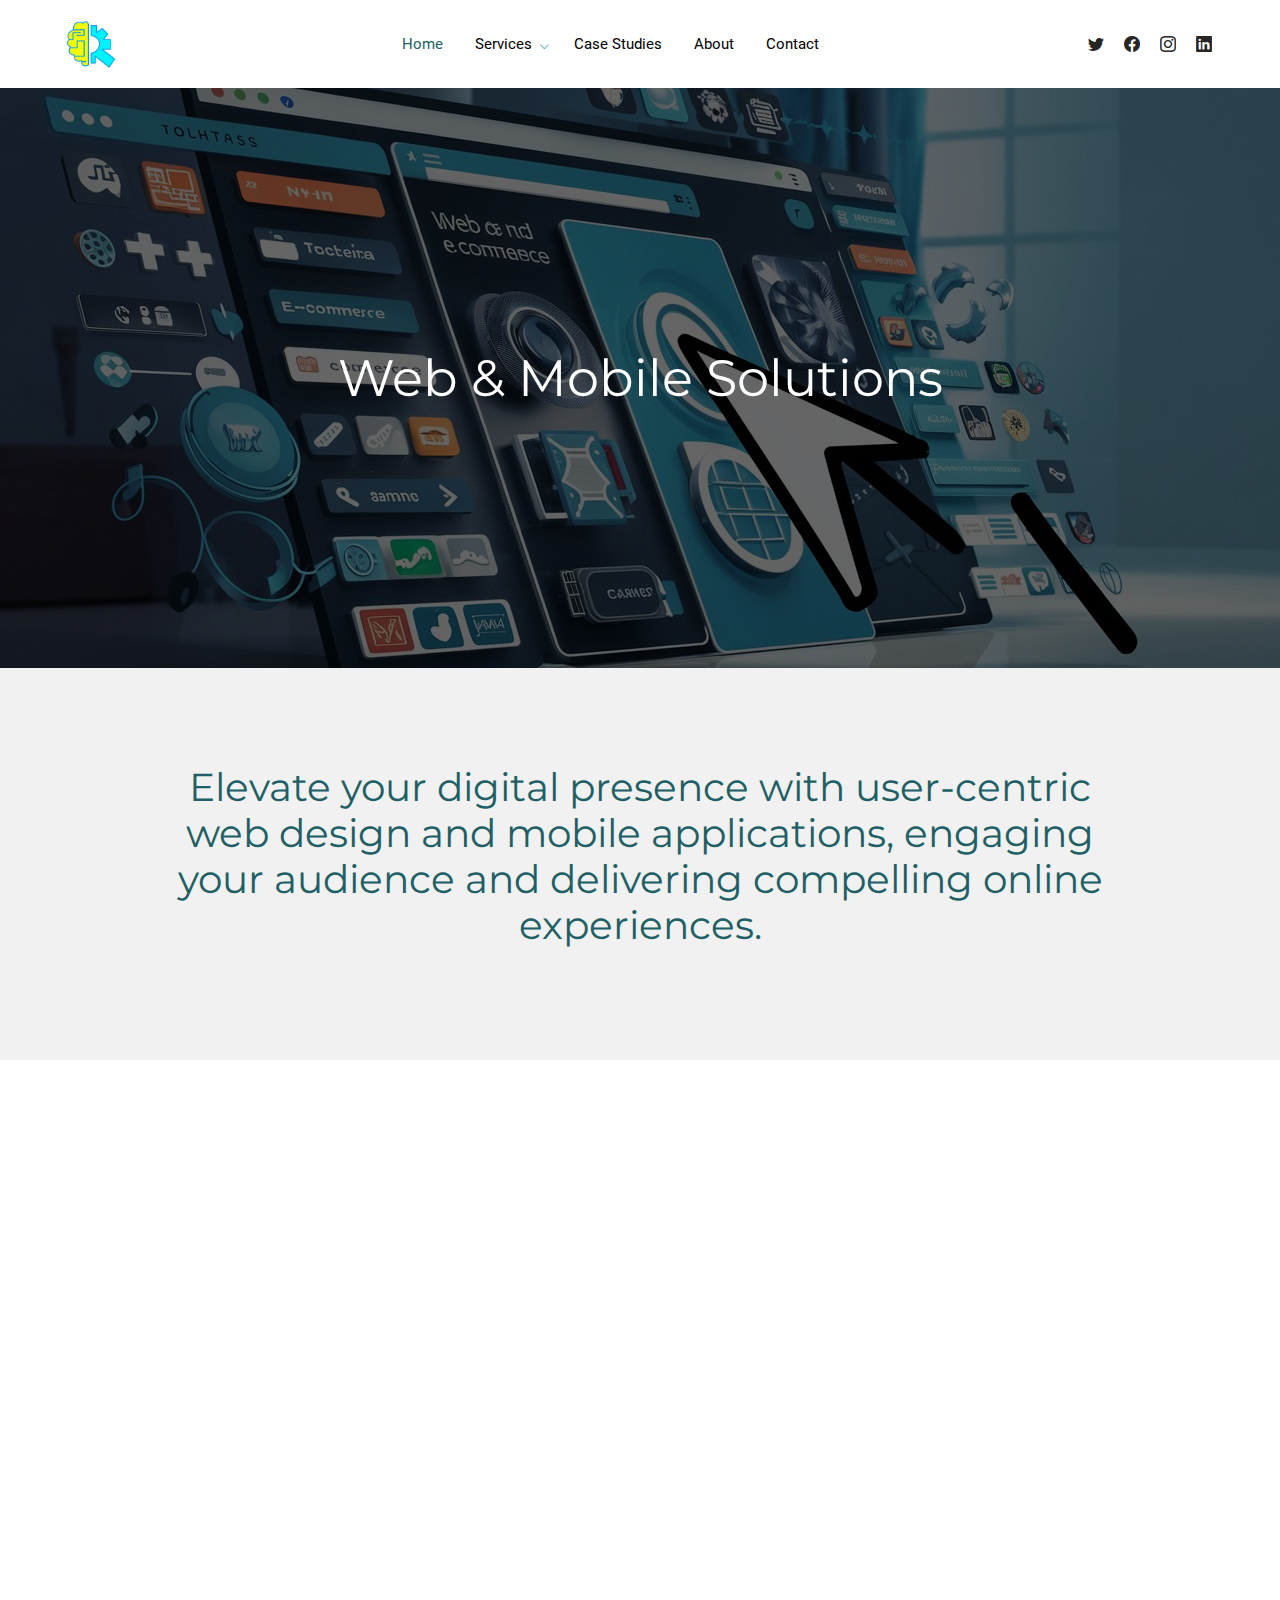
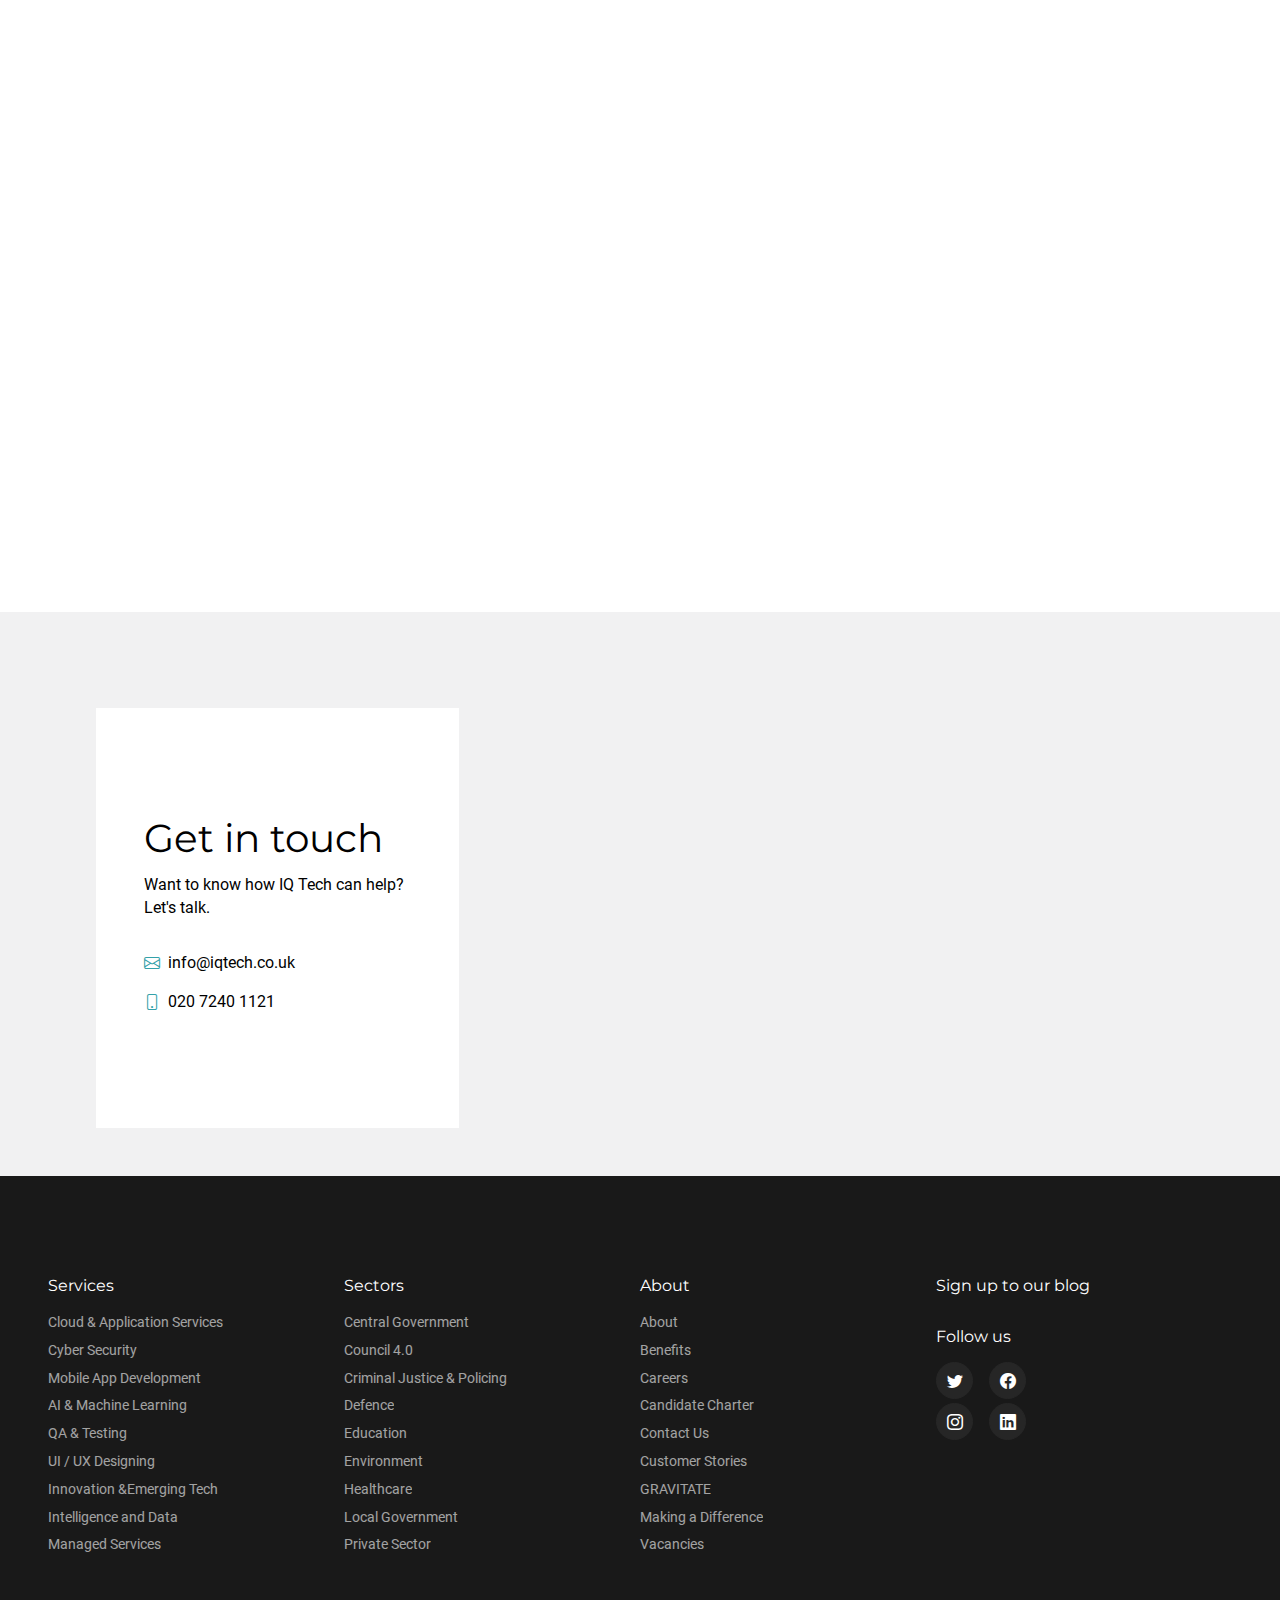
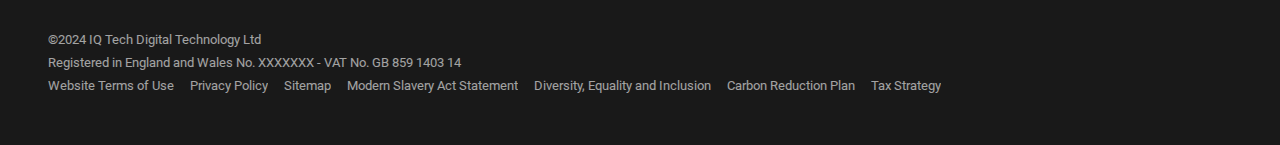
<file: html/Web.html>
<!DOCTYPE html>
<html lang="en" class=" supports csstransforms3d">

<head>
    <meta http-equiv="Content-Type" content="text/html; charset=UTF-8">

    <meta name="viewport" content="width=device-width, initial-scale=1, shrink-to-fit=no">
    <title>IQ TECH - Web & Mobile Solutions</title>
    <meta name="description"
        content="Delivering end-to-end software solutions that are user-centric, secure, and designed for the future.">
    <meta property="og:locale" content="en_GB">
    <meta property="og:type" content="website">
    <meta property="og:title" content="IQ TECH">
    <meta property="og:description"
        content="Delivering end-to-end software solutions that are user-centric, secure, and designed for the future.">
    <!-- <meta property="og:url" content="https://methods.co.uk/"> -->
    <meta property="og:site_name" content="IQ TECH">
    <meta property="og:image" content="/image/flogo.png">

    <link data-size="32" rel="icon" type="image/png" sizes="32x32" href="/images/flogo.png">
    <link data-size="96" rel="icon" type="image/png" sizes="96x96" href="/images/flogo.png">
    <link data-size="16" rel="icon" type="image/png" sizes="16x16" href="/images/flogo.png">
    <meta name="robots" content="max-image-preview:large">
    <link rel="dns-prefetch" href="https://js-eu1.hs-scripts.com/">
    <style id="classic-theme-styles-inline-css" type="text/css">
        /*! This file is auto-generated */
        .wp-block-button__link {
            color: #fff;
            background-color: #32373c;
            border-radius: 9999px;
            box-shadow: none;
            text-decoration: none;
            padding: calc(.667em + 2px) calc(1.333em + 2px);
            font-size: 1.125em
        }

        .wp-block-file__button {
            background: #32373c;
            color: #fff;
            text-decoration: none
        }
    </style>
    <style id="global-styles-inline-css" type="text/css">
        body {
            --wp--preset--color--black: #000000;
            --wp--preset--color--cyan-bluish-gray: #abb8c3;
            --wp--preset--color--white: #ffffff;
            --wp--preset--color--pale-pink: #f78da7;
            --wp--preset--color--vivid-red: #cf2e2e;
            --wp--preset--color--luminous-vivid-orange: #ff6900;
            --wp--preset--color--luminous-vivid-amber: #fcb900;
            --wp--preset--color--light-green-cyan: #7bdcb5;
            --wp--preset--color--vivid-green-cyan: #00d084;
            --wp--preset--color--pale-cyan-blue: #8ed1fc;
            --wp--preset--color--vivid-cyan-blue: #0693e3;
            --wp--preset--color--vivid-purple: #9b51e0;
            --wp--preset--gradient--vivid-cyan-blue-to-vivid-purple: linear-gradient(135deg, rgba(6, 147, 227, 1) 0%, rgb(155, 81, 224) 100%);
            --wp--preset--gradient--light-green-cyan-to-vivid-green-cyan: linear-gradient(135deg, rgb(122, 220, 180) 0%, rgb(0, 208, 130) 100%);
            --wp--preset--gradient--luminous-vivid-amber-to-luminous-vivid-orange: linear-gradient(135deg, rgba(252, 185, 0, 1) 0%, rgba(255, 105, 0, 1) 100%);
            --wp--preset--gradient--luminous-vivid-orange-to-vivid-red: linear-gradient(135deg, rgba(255, 105, 0, 1) 0%, rgb(207, 46, 46) 100%);
            --wp--preset--gradient--very-light-gray-to-cyan-bluish-gray: linear-gradient(135deg, rgb(238, 238, 238) 0%, rgb(169, 184, 195) 100%);
            --wp--preset--gradient--cool-to-warm-spectrum: linear-gradient(135deg, rgb(74, 234, 220) 0%, rgb(151, 120, 209) 20%, rgb(207, 42, 186) 40%, rgb(238, 44, 130) 60%, rgb(251, 105, 98) 80%, rgb(254, 248, 76) 100%);
            --wp--preset--gradient--blush-light-purple: linear-gradient(135deg, rgb(255, 206, 236) 0%, rgb(152, 150, 240) 100%);
            --wp--preset--gradient--blush-bordeaux: linear-gradient(135deg, rgb(254, 205, 165) 0%, rgb(254, 45, 45) 50%, rgb(107, 0, 62) 100%);
            --wp--preset--gradient--luminous-dusk: linear-gradient(135deg, rgb(255, 203, 112) 0%, rgb(199, 81, 192) 50%, rgb(65, 88, 208) 100%);
            --wp--preset--gradient--pale-ocean: linear-gradient(135deg, rgb(255, 245, 203) 0%, rgb(182, 227, 212) 50%, rgb(51, 167, 181) 100%);
            --wp--preset--gradient--electric-grass: linear-gradient(135deg, rgb(202, 248, 128) 0%, rgb(113, 206, 126) 100%);
            --wp--preset--gradient--midnight: linear-gradient(135deg, rgb(2, 3, 129) 0%, rgb(40, 116, 252) 100%);
            --wp--preset--font-size--small: 13px;
            --wp--preset--font-size--medium: 20px;
            --wp--preset--font-size--large: 36px;
            --wp--preset--font-size--x-large: 42px;
            --wp--preset--spacing--20: 0.44rem;
            --wp--preset--spacing--30: 0.67rem;
            --wp--preset--spacing--40: 1rem;
            --wp--preset--spacing--50: 1.5rem;
            --wp--preset--spacing--60: 2.25rem;
            --wp--preset--spacing--70: 3.38rem;
            --wp--preset--spacing--80: 5.06rem;
            --wp--preset--shadow--natural: 6px 6px 9px rgba(0, 0, 0, 0.2);
            --wp--preset--shadow--deep: 12px 12px 50px rgba(0, 0, 0, 0.4);
            --wp--preset--shadow--sharp: 6px 6px 0px rgba(0, 0, 0, 0.2);
            --wp--preset--shadow--outlined: 6px 6px 0px -3px rgba(255, 255, 255, 1), 6px 6px rgba(0, 0, 0, 1);
            --wp--preset--shadow--crisp: 6px 6px 0px rgba(0, 0, 0, 1);
        }

        :where(.is-layout-flex) {
            gap: 0.5em;
        }

        :where(.is-layout-grid) {
            gap: 0.5em;
        }

        body .is-layout-flow>.alignleft {
            float: left;
            margin-inline-start: 0;
            margin-inline-end: 2em;
        }

        body .is-layout-flow>.alignright {
            float: right;
            margin-inline-start: 2em;
            margin-inline-end: 0;
        }

        body .is-layout-flow>.aligncenter {
            margin-left: auto !important;
            margin-right: auto !important;
        }

        body .is-layout-constrained>.alignleft {
            float: left;
            margin-inline-start: 0;
            margin-inline-end: 2em;
        }

        body .is-layout-constrained>.alignright {
            float: right;
            margin-inline-start: 2em;
            margin-inline-end: 0;
        }

        body .is-layout-constrained>.aligncenter {
            margin-left: auto !important;
            margin-right: auto !important;
        }

        body .is-layout-constrained> :where(:not(.alignleft):not(.alignright):not(.alignfull)) {
            max-width: var(--wp--style--global--content-size);
            margin-left: auto !important;
            margin-right: auto !important;
        }

        body .is-layout-constrained>.alignwide {
            max-width: var(--wp--style--global--wide-size);
        }

        body .is-layout-flex {
            display: flex;
        }

        body .is-layout-flex {
            flex-wrap: wrap;
            align-items: center;
        }

        body .is-layout-flex>* {
            margin: 0;
        }

        body .is-layout-grid {
            display: grid;
        }

        body .is-layout-grid>* {
            margin: 0;
        }

        :where(.wp-block-columns.is-layout-flex) {
            gap: 2em;
        }

        :where(.wp-block-columns.is-layout-grid) {
            gap: 2em;
        }

        :where(.wp-block-post-template.is-layout-flex) {
            gap: 1.25em;
        }

        :where(.wp-block-post-template.is-layout-grid) {
            gap: 1.25em;
        }

        .has-black-color {
            color: var(--wp--preset--color--black) !important;
        }

        .has-cyan-bluish-gray-color {
            color: var(--wp--preset--color--cyan-bluish-gray) !important;
        }

        .has-white-color {
            color: var(--wp--preset--color--white) !important;
        }

        .has-pale-pink-color {
            color: var(--wp--preset--color--pale-pink) !important;
        }

        .has-vivid-red-color {
            color: var(--wp--preset--color--vivid-red) !important;
        }

        .has-luminous-vivid-orange-color {
            color: var(--wp--preset--color--luminous-vivid-orange) !important;
        }

        .has-luminous-vivid-amber-color {
            color: var(--wp--preset--color--luminous-vivid-amber) !important;
        }

        .has-light-green-cyan-color {
            color: var(--wp--preset--color--light-green-cyan) !important;
        }

        .has-vivid-green-cyan-color {
            color: var(--wp--preset--color--vivid-green-cyan) !important;
        }

        .has-pale-cyan-blue-color {
            color: var(--wp--preset--color--pale-cyan-blue) !important;
        }

        .has-vivid-cyan-blue-color {
            color: var(--wp--preset--color--vivid-cyan-blue) !important;
        }

        .has-vivid-purple-color {
            color: var(--wp--preset--color--vivid-purple) !important;
        }

        .has-black-background-color {
            background-color: var(--wp--preset--color--black) !important;
        }

        .has-cyan-bluish-gray-background-color {
            background-color: var(--wp--preset--color--cyan-bluish-gray) !important;
        }

        .has-white-background-color {
            background-color: var(--wp--preset--color--white) !important;
        }

        .has-pale-pink-background-color {
            background-color: var(--wp--preset--color--pale-pink) !important;
        }

        .has-vivid-red-background-color {
            background-color: var(--wp--preset--color--vivid-red) !important;
        }

        .has-luminous-vivid-orange-background-color {
            background-color: var(--wp--preset--color--luminous-vivid-orange) !important;
        }

        .has-luminous-vivid-amber-background-color {
            background-color: var(--wp--preset--color--luminous-vivid-amber) !important;
        }

        .has-light-green-cyan-background-color {
            background-color: var(--wp--preset--color--light-green-cyan) !important;
        }

        .has-vivid-green-cyan-background-color {
            background-color: var(--wp--preset--color--vivid-green-cyan) !important;
        }

        .has-pale-cyan-blue-background-color {
            background-color: var(--wp--preset--color--pale-cyan-blue) !important;
        }

        .has-vivid-cyan-blue-background-color {
            background-color: var(--wp--preset--color--vivid-cyan-blue) !important;
        }

        .has-vivid-purple-background-color {
            background-color: var(--wp--preset--color--vivid-purple) !important;
        }

        .has-black-border-color {
            border-color: var(--wp--preset--color--black) !important;
        }

        .has-cyan-bluish-gray-border-color {
            border-color: var(--wp--preset--color--cyan-bluish-gray) !important;
        }

        .has-white-border-color {
            border-color: var(--wp--preset--color--white) !important;
        }

        .has-pale-pink-border-color {
            border-color: var(--wp--preset--color--pale-pink) !important;
        }

        .has-vivid-red-border-color {
            border-color: var(--wp--preset--color--vivid-red) !important;
        }

        .has-luminous-vivid-orange-border-color {
            border-color: var(--wp--preset--color--luminous-vivid-orange) !important;
        }

        .has-luminous-vivid-amber-border-color {
            border-color: var(--wp--preset--color--luminous-vivid-amber) !important;
        }

        .has-light-green-cyan-border-color {
            border-color: var(--wp--preset--color--light-green-cyan) !important;
        }

        .has-vivid-green-cyan-border-color {
            border-color: var(--wp--preset--color--vivid-green-cyan) !important;
        }

        .has-pale-cyan-blue-border-color {
            border-color: var(--wp--preset--color--pale-cyan-blue) !important;
        }

        .has-vivid-cyan-blue-border-color {
            border-color: var(--wp--preset--color--vivid-cyan-blue) !important;
        }

        .has-vivid-purple-border-color {
            border-color: var(--wp--preset--color--vivid-purple) !important;
        }

        .has-vivid-cyan-blue-to-vivid-purple-gradient-background {
            background: var(--wp--preset--gradient--vivid-cyan-blue-to-vivid-purple) !important;
        }

        .has-light-green-cyan-to-vivid-green-cyan-gradient-background {
            background: var(--wp--preset--gradient--light-green-cyan-to-vivid-green-cyan) !important;
        }

        .has-luminous-vivid-amber-to-luminous-vivid-orange-gradient-background {
            background: var(--wp--preset--gradient--luminous-vivid-amber-to-luminous-vivid-orange) !important;
        }

        .has-luminous-vivid-orange-to-vivid-red-gradient-background {
            background: var(--wp--preset--gradient--luminous-vivid-orange-to-vivid-red) !important;
        }

        .has-very-light-gray-to-cyan-bluish-gray-gradient-background {
            background: var(--wp--preset--gradient--very-light-gray-to-cyan-bluish-gray) !important;
        }

        .has-cool-to-warm-spectrum-gradient-background {
            background: var(--wp--preset--gradient--cool-to-warm-spectrum) !important;
        }

        .has-blush-light-purple-gradient-background {
            background: var(--wp--preset--gradient--blush-light-purple) !important;
        }

        .has-blush-bordeaux-gradient-background {
            background: var(--wp--preset--gradient--blush-bordeaux) !important;
        }

        .has-luminous-dusk-gradient-background {
            background: var(--wp--preset--gradient--luminous-dusk) !important;
        }

        .has-pale-ocean-gradient-background {
            background: var(--wp--preset--gradient--pale-ocean) !important;
        }

        .has-electric-grass-gradient-background {
            background: var(--wp--preset--gradient--electric-grass) !important;
        }

        .has-midnight-gradient-background {
            background: var(--wp--preset--gradient--midnight) !important;
        }

        .has-small-font-size {
            font-size: var(--wp--preset--font-size--small) !important;
        }

        .has-medium-font-size {
            font-size: var(--wp--preset--font-size--medium) !important;
        }

        .has-large-font-size {
            font-size: var(--wp--preset--font-size--large) !important;
        }

        .has-x-large-font-size {
            font-size: var(--wp--preset--font-size--x-large) !important;
        }

        .wp-block-navigation a:where(:not(.wp-element-button)) {
            color: inherit;
        }

        :where(.wp-block-post-template.is-layout-flex) {
            gap: 1.25em;
        }

        :where(.wp-block-post-template.is-layout-grid) {
            gap: 1.25em;
        }

        :where(.wp-block-columns.is-layout-flex) {
            gap: 2em;
        }

        :where(.wp-block-columns.is-layout-grid) {
            gap: 2em;
        }

        .wp-block-pullquote {
            font-size: 1.5em;
            line-height: 1.6;
        }
    </style>
    <link rel="stylesheet" href="https://cdn.jsdelivr.net/npm/bootstrap-icons@1.11.3/font/bootstrap-icons.min.css">
    <link rel="stylesheet" href="/stylesheet/style.css" media="all">
    <script type="text/javascript" async="" src="/javascript/js"></script>
    <script type="text/javascript" class="hsq-set-content-id" data-content-id="standard-page">
        var _hsq = _hsq || [];
        _hsq.push(["setContentType", "standard-page"]);
    </script>
    <style>
        .c_icon {
            display: inline-block;
            /* Ensures the div behaves like an inline element */
            width: 80px;
            /* Set the width of the div to match the font size */
            margin: 0 auto;
            /* Center the div horizontally */
            margin-top: 15px;
        }

        .c_icon i {
            font-size: 80px;
            /* Maintain the font size for the icon */
        }
    </style>
</head>

<body class="page-template-default page page-id-196 page-child parent-pageid-122">
    <div id="hs-web-interactives-top-push-anchor" class="go3670563033"></div>

    <header data-current-page="home" class="section-in section-been">
        <nav id="main-nav" class="c-main-nav">
            <div class="container">
                <div class="c-main-nav-logo">
                    <a href="/index.html" class="logo-container"><img src="/images/flogo.png" alt="IQ TECH"></a>
                </div>
                <ul class="c-main-nav-links c-main-nav-links--p">
                    <li class="page-link active" data-page-name="home">
                        <a href="/index.html">Home</a>
                    </li>

                    <li class="page-link has-children" tabindex="0" data-page-name="Services">
                        <a href="/html/services.html">Services<i class="bi-chevron-down"></i></a>
                        <div class="children">
                            <div class="children__title">
                                <p>What we do</p>
                                <p class="h3">Services &amp; solutions</p>
                            </div>
                            <ul class="children__links">
                                <li>
                                    <a href="/html/cloud.html"><span>Cloud Engineering and Platforms<i
                                                class="bi-arrow-right"></i></span></a>
                                </li>
                                <li>
                                    <a href="/html/Cyber.html"><span>Cyber Security Services<i
                                                class="bi-arrow-right"></i></span></a>
                                </li>
                                <li>
                                    <a href="/html/Web.html"><span>Web & Mobile Solutions<i
                                                class="bi-arrow-right"></i></span></a>
                                </li>
                                <li>
                                    <a href="/html/AI.html"><span>AI and Machine Learning<i
                                                class="bi-arrow-right"></i></span></a>
                                </li>
                                <li>
                                    <a href="/html/QA.html"><span>QA and Testing Services<i
                                                class="bi-arrow-right"></i></span></a>
                                </li>
                                <li>
                                    <a href="/html/UI.html"><span>UI/UX Design Services<i
                                                class="bi-arrow-right"></i></span></a>
                                </li>
                                <li>
                                    <a href="/html/power.html"><span>Power BI<i class="bi-arrow-right"></i></span></a>
                                </li>
                                <li>
                                    <a href="/html/manage.html"><span>Managed Services<i
                                                class="bi-arrow-right"></i></span></a>
                                </li>
                                <li>
                                    <a href="/html/intelligence.html"><span>Intelligence and Data Services<i
                                                class="bi-arrow-right"></i></span></a>
                                </li>

                            </ul>
                        </div>
                        <i class="bi-chevron-down"></i>
                    </li>
                    <li class="page-link" data-page-name="contact-us">
                        <a href="#">Case Studies</a>
                    </li>
                    <li class="page-link" data-page-name="contact-us">
                        <a href="/html/about.html">About</a>
                    </li>

                    <li class="page-link" data-page-name="contact-us">
                        <a href="#">Contact</a>
                    </li>
                </ul>

                <ul class="c-main-nav-links c-main-nav-links--s">
                    <li class="page-link page-link--social"><a href="#" target="_blank" rel="noreferrer"
                            aria-label="Follow us on Twitter"><i class="bi-twitter"></i></a></li>
                    <li class="page-link page-link--social"><a href="#" target="_blank" rel="noreferrer"
                            aria-label="Follow us on Facebook"><i class="bi-facebook"></i></a></li>
                    <li class="page-link page-link--social"><a href="#" target="_blank" rel="noreferrer"
                            aria-label="Follow us on Instagram"><i class="bi-instagram"></i></a></li>
                    <li class="page-link page-link--social"><a href="#" target="_blank" rel="noreferrer"
                            aria-label="Follow us on LinkedIn"><i class="bi-linkedin"></i></a></li>

                </ul>

                <button id="nav-toggle" class="nav-toggle">
                    Menu
                    <span class="lines"></span>
                </button>
            </div>
        </nav>
    </header>

    <main>
        <section class="c-page-header ll-image section-been section-init"
            style="background-image: url(&quot;/images/web-and-mobile.jpeg&quot;);">
            <div class="container">
                <div class="c-page-header-inner">
                    <div class="c-page-header-content">
                        <h1>Web & Mobile Solutions</h1>
                    </div>
                </div>
            </div>
        </section> <!-- blocks -->

        <section class="c-block c-block--cols c-block--grey section-in section-been">
            <div class="container container--block">
                <h2 class="c-block-title">Elevate your digital presence with user-centric web design and mobile
                    applications, engaging your audience and delivering compelling online experiences.
                </h2>
            </div>
            <!-- <div class="container narrow">
                <div class="col">
                    <div class="wysiwyg-content">

                        <p style="text-align: left;">IQ Tech propels your business to the forefront of innovation with
                            our Power Apps services. We specialize in creating custom solutions tailored to your needs.
                            Whether it's streamlining your processes, enhancing decision-making with Power BI, or
                            automating tasks with Power Automate, we've got you covered. Our team guides you every step
                            of the way, ensuring you maximize the benefits of Power Apps. With IQ Tech, you're poised
                            for a leap in productivity and a future of efficient operations.</p>

                        <h1 style="text-align: center;"><span style="color: #205f65;">Why Us</span></h1>

                        <h2 style="text-align: left;"><span style="color: #205f65;">Seamless Power Platform
                                Integration</span></h2>

                        <p style="text-align: left;"><span style="color: #000000;">Our integration services
                                ensure that
                                your Power Platform solutions work in perfect harmony with your existing
                                systems. From
                                custom connectors to APIs, we facilitate smooth data exchange and system
                                interoperability, enhancing the efficiency and effectiveness of your digital
                                ecosystem.
                        </p>


                        <h2 style="text-align: left;"><span style="color: #205f65;">Governance, Security, &
                                Compliance
                            </span></h2>
                        <p style="text-align: left;">Navigate the complexities of digital governance with our
                            advisory
                            services. We provide expert guidance on best practices for governance, security, and
                            compliance within the Power Platform environment, ensuring your solutions are robust,
                            secure, and compliant with regulatory standards.

                        </p>


                        <h2 style="text-align: left;"><span style="color: #205f65;">Ongoing Training &
                                Support</span>
                        </h2>
                        <p style="text-align: left;">Empower your team with our comprehensive training and support
                            services. We provide tailored training sessions to ensure your workforce is adept at
                            utilizing the developed solutions, complemented by ongoing support to address any
                            challenges, ensuring smooth operation and continuous improvement.</p>

                    </div>
                </div>
            </div> -->
        </section>




        <section class="c-block c-block--page-links section-init" style="background-color: white;">
            <h2 class="c-block-title">Our Offerings</h2>
            <div class="container" style="margin-top: 2em;">
                <article class="c-page-link" style="border: 2px dotted rebeccapurple;">
                    <a href="/html/cloud.html" class="c-page-link-inner" aria-label="Services">
                        <div class="c_icon">
                            <i class="bi bi-code" style="color: rebeccapurple;"></i>

                        </div>
                        <div class="c-page-link__content" style="justify-content: space-evenly">
                            <h3 style="text-align: center;">Web Design & Development</h3>
                        </div>
                        <div class="c-page-link__content">
                            <p style="text-align: center;">Crafting visually appealing and functional websites tailored
                                to your business needs. Our solutions ensure a seamless user experience, enhancing
                                engagement and satisfaction.</p>

                            <!-- <i class="bi-arrow-right"></i> -->
                        </div>
                    </a>

                </article>
                <article class="c-page-link" style="border: 2px dotted rgb(255, 213, 0);">
                    <a href="#" class="c-page-link-inner" aria-label="About">
                        <div class="c_icon">
                            <i class="bi bi-shop" style="color:  rgb(255, 213, 0);;"></i>
                            <!-- <div class="ll-image media-cover" data-ll-type="bg" data-ll-src="/images/power_bi.png"></div> -->
                        </div>
                        <div class="c-page-link__content" style="justify-content: space-evenly">
                            <h3 style="text-align: center;">E-commerce Solutions</h3>
                        </div>
                        <div class="c-page-link__content">
                            <p style="text-align: center;">Building robust and scalable e-commerce platforms that drive
                                sales and enhance customer loyalty. Our expertise ensures secure, user-friendly, and
                                efficient online shopping experiences.</p>

                            <!-- <i class="bi-arrow-right"></i> -->
                        </div>
                    </a>
                </article>

                <article class="c-page-link" style="border: 2px dotted rgb(0, 128, 255);">
                    <a href="#" class="c-page-link-inner" aria-label="About">
                        <div class="c_icon">
                            <i class="bi bi-phone" style="color: rgb(0, 128, 255); ;"></i>
                            <!-- <div class="ll-image media-cover" data-ll-type="bg" data-ll-src="/images/power_auto.png">
                                </div> -->
                        </div>
                        <div class="c-page-link__content" style="justify-content: space-evenly">
                            <h3 style="text-align: center;">Mobile App Development</h3>
                        </div>
                        <div class="c-page-link__content">
                            <p style="text-align: center;">Developing innovative mobile applications that cater to your
                                audience's needs. Whether for iOS or Android, our apps provide intuitive interfaces and
                                rich functionalities to engage users on the go.</p>

                            <!-- <i class="bi-arrow-right"></i> -->
                        </div>
                    </a>
                </article>
            </div>

            <div class="container" style="margin-top: 2em;">
                <article class="c-page-link" style="border: 2px dotted rgb(64, 128, 128);">
                    <a href="#" class="c-page-link-inner" aria-label="About">
                        <div class="c_icon">
                            <i class="bi bi-palette" style="color: rgb(64, 128, 128);"></i>
                            <!-- <div class="ll-image media-cover" data-ll-type="bg" data-ll-src="/images/Power_Copilot.png">
                                </div> -->
                        </div>
                        <div class="c-page-link__content" style="justify-content: space-evenly">
                            <h3 style="text-align: center;">Creative Design Studio</h3>
                        </div>
                        <div class="c-page-link__content">
                            <p style="text-align: center;">Offering a full range of creative services, from branding
                                and graphic design to interactive media. Our creative team brings your vision to life
                                with stunning visuals and compelling content.
                            </p>

                            <!-- <i class="bi-arrow-right"></i> -->
                        </div>
                    </a>
                </article>

                <article class="c-page-link" style="border: 2px dotted rgb(226, 134, 49)">
                    <a href="#" class="c-page-link-inner" aria-label="About">
                        <div class="c_icon">
                            <i class="bi bi-megaphone" style="color: rgb(226, 134, 49)"></i>
                            <!-- <i class="></i> -->
                            <!-- <div class="ll-image media-cover" data-ll-type="bg"
                                    data-ll-src="/images/power_plateform.jpg"></div> -->
                        </div>
                        <div class="c-page-link__content" style="justify-content: space-evenly">
                            <h3 style="text-align: center;">Digital Marketing Solutions</h3>
                        </div>
                        <div class="c-page-link__content">
                            <p style="text-align: center;">Implementing comprehensive digital marketing strategies to
                                increase your online visibility and drive traffic. Our services include SEO, SEM, social
                                media marketing, and content marketing to help you reach your target audience
                                effectively</p>

                            <!-- <i class="bi-arrow-right"></i> -->
                        </div>
                    </a>
                </article>
            </div>


        </section>

        <!-- <section class="c-block c-block--cols c-block--grey section-init">
            <div class="container container--block">
                <h1 class="c-block-title">Our Process</h1>
            </div>
            <div class="container narrow">
                <div class="col">
                    <div class="wysiwyg-content">

                        <h1><span style="color: #205f65;"><strong>Simple, Seamless, Streamlined.</strong></span></h1>
                        <div style="display: flex; align-items: flex-start;">
                            <img src="/images/1.png" style="margin-right: 15px;margin-top: 5px; width: 70px;">
                            <div>
                                <h2><span style="color: #205f65;"><strong>Discovery call</strong></span></h2>
                                <p>A discovery call will help us discuss your project’s needs, challenges, and goals. It
                                    helps
                                    gather relevant information to understand your requirements and determine the
                                    solution.</p>
                            </div>
                        </div>
                        <div style="display: flex; align-items: flex-start;">
                            <img src="/images/2.png" style="margin-right: 15px;margin-top: 5px; width: 70px;">
                            <div>
                                <h2><span style="color: #205f65;"><strong>Discuss solution and team
                                            structure.</strong></span>
                                </h2>
                                <p>Now we will discuss how our team can help solve your challenge. Here we highlight the
                                    key
                                    features, project specifications, and budget, finalize the engagement model, and
                                    select and
                                    onboard your team.</p>
                            </div>
                        </div>
                        <div style="display: flex; align-items: flex-start;">
                            <img src="/images/3.png" style="margin-right: 15px;margin-top: 5px; width: 70px;">
                            <div>
                                <h2><span style="color: #205f65;"><strong>Get started and track
                                            performances</strong></span>
                                </h2>
                                <p>After discussion, our team will get to work. We will continuously track the progress
                                    and
                                    update you to take your feedback to cater to your needs and complete the project on
                                    time.
                                </p>
                            </div>
                        </div>
                    </div>
                </div>
            </div>
            <div class="container container--block">
            </div>
        </section> -->

        <section class="c-cta-footer section-init">
            <div class="container">
                <div class="ll-image col col--50 col--md-66 c-cta-footer-cover" data-ll-type="bg"
                    data-ll-src="/images/contact.jpeg"></div>
                <div class="col col--50 col--md-33 c-cta-footer-content">
                    <div class="cta-footer-content-inner">
                        <h2 class="">Get in touch</h2>
                        <p class="sub-text">Want to know how IQ Tech can help? Let's talk.</p>
                        <p class="p-l"><i class="bi bi-envelope"></i><a
                                href="mailto:info@Iqtech.co.uk">info@iqtech.co.uk</a>
                        </p>
                        <p class="p-l"><i class="bi-phone"></i><a href="tel:02072401121">020 7240 1121</a></p>
                    </div>
                </div>
            </div>
        </section>
    </main>


    <footer class="section-init">
        <div class="container">
            <nav class="footer">
                <div class="footer-menu-col">
                    <h3>Services</h3>
                    <ul class="menu">
                        <li><a href="#">Cloud & Application Services</a></li>
                        <li><a href="#">Cyber Security</a></li>
                        <li><a href=#>Mobile App Development</a></li>
                        <li><a href="#">AI & Machine Learning</a></li>
                        <li><a href="#">QA & Testing</a></li>
                        <li><a href="#">UI / UX Designing</a></li>
                        <li><a href="#">Innovation &amp;Emerging Tech</a></li>
                        <li><a href="#">Intelligence and Data</a></li>
                        <li><a href="#">Managed Services</a></li>

                    </ul>
                </div>
                <div class="footer-menu-col">
                    <h3>Sectors</h3>
                    <ul class="menu">
                        <li><a href="#">Central Government</a>
                        </li>
                        <li><a href="#" target="_blank" rel="noreferrer">Council 4.0</a>
                        </li>
                        <li><a href="#">Criminal Justice &amp; Policing</a></li>
                        <li><a href="#">Defence</a></li>
                        <li><a href="#">Education</a></li>
                        <li><a href="#">Environment</a></li>
                        <li><a href="#">Healthcare</a></li>
                        <li><a href="#">Local Government</a></li>
                        <li><a href="#">Private Sector</a></li>
                    </ul>
                </div>
                <div class="footer-menu-col">
                    <h3>About</h3>
                    <ul class="menu">

                        <li><a href="#">About</a></li>
                        <li><a href="#">Benefits</a></li>
                        <li><a href="#">Careers</a></li>
                        <li><a href="#">Candidate Charter</a></li>
                        <li><a href="#">Contact Us</a></li>
                        <li><a href="#">Customer Stories</a></li>

                        <li><a href="#">GRAVITATE</a></li>
                        <li><a href="#">Making a Difference</a></li>

                        <li><a href="#">Vacancies</a></li>
                    </ul>
                </div>
            </nav>
            <div class="footer-follow">
                <h3>Sign up to our blog</h3>
                <script src="/javascript/forms2.min.js.download"></script>
                <form id="mktoForm_1187" data-hs-cf-bound="true"></form>
                <script>MktoForms2.loadForm("//app-lon09.marketo.com", "712-UQW-323", 1187);</script>
                <h3>Follow us</h3>
                <ul class="social-links">
                    <li><a href="#" rel="noreferrer" target="_blank" aria-label="Follow us on Twitter"><i
                                class="bi-twitter"></i></a></li>
                    <li><a href="#" rel="noreferrer" target="_blank" aria-label="Follow us on Facebook"><i
                                class="bi-facebook"></i></a></li>
                </ul>
                <ul class="social-links">
                    <li><a href="#" rel="noreferrer" target="_blank" aria-label="Follow us on Instagram"><i
                                class="bi-instagram"></i></a></li>
                    <li><a href="#" rel="noreferrer" target="_blank" aria-label="Follow us on LinkedIn"><i
                                class="bi-linkedin"></i></a></li>
                </ul>
            </div>
            <div class="footer-btm">
                <div class="footer-btm-container">
                    <div class="legal-copy">
                        <p>©2024 IQ Tech Digital Technology Ltd<br>
                            Registered in England and Wales No. XXXXXXX - VAT No. GB 859 1403 14</p>
                    </div>
                    <nav class="footer-legal">
                        <ul class="menu">
                            <li><a href="" target="_blank" rel="noreferrer">Website Terms of Use</a></li>
                            <li><a href="" target="_blank" rel="noreferrer">Privacy Policy</a></li>
                            <li><a href="">Sitemap</a></li>
                            <li><a href="" target="_blank" rel="noreferrer">Modern Slavery Act Statement</a></li>
                            <li><a href="" target="_blank" rel="noreferrer">Diversity, Equality and Inclusion</a></li>
                            <li><a href="" target="_blank" rel="noreferrer">Carbon Reduction Plan</a></li>
                            <li><a href="" target="_blank" rel="noreferrer">Tax Strategy</a></li>
                        </ul>
                    </nav>
                </div>
            </div>
        </div>
    </footer>

    <div id="overlay" class="site-overlay"></div>
    <script type="text/javascript" src="/javascript/scripts.js.download"></script>
    <script type="text/javascript" src="/javascript/app.js.download"></script>
    <script type="text/javascript" id="" src="/javascript/js(1)"></script>
    <div id="hs-interactives-modal-overlay" class="go1632949049"></div>
    </div>
    <div class="go2933276541 go1348078617" id="hs-web-interactives-bottom-anchor"></div>
    <div id="hs-web-interactives-floating-container">
        <div id="hs-web-interactives-floating-top-left-anchor" class="go2417249464 go613305155">
        </div>
        <div id="hs-web-interactives-floating-top-right-anchor" class="go2417249464 go471583506">
        </div>
        <div id="hs-web-interactives-floating-bottom-left-anchor" class="go2417249464 go3921366393">
        </div>
        <div id="hs-web-interactives-floating-bottom-right-anchor" class="go2417249464 go3967842156">
        </div>
    </div>
</body>

</html>
</file>
